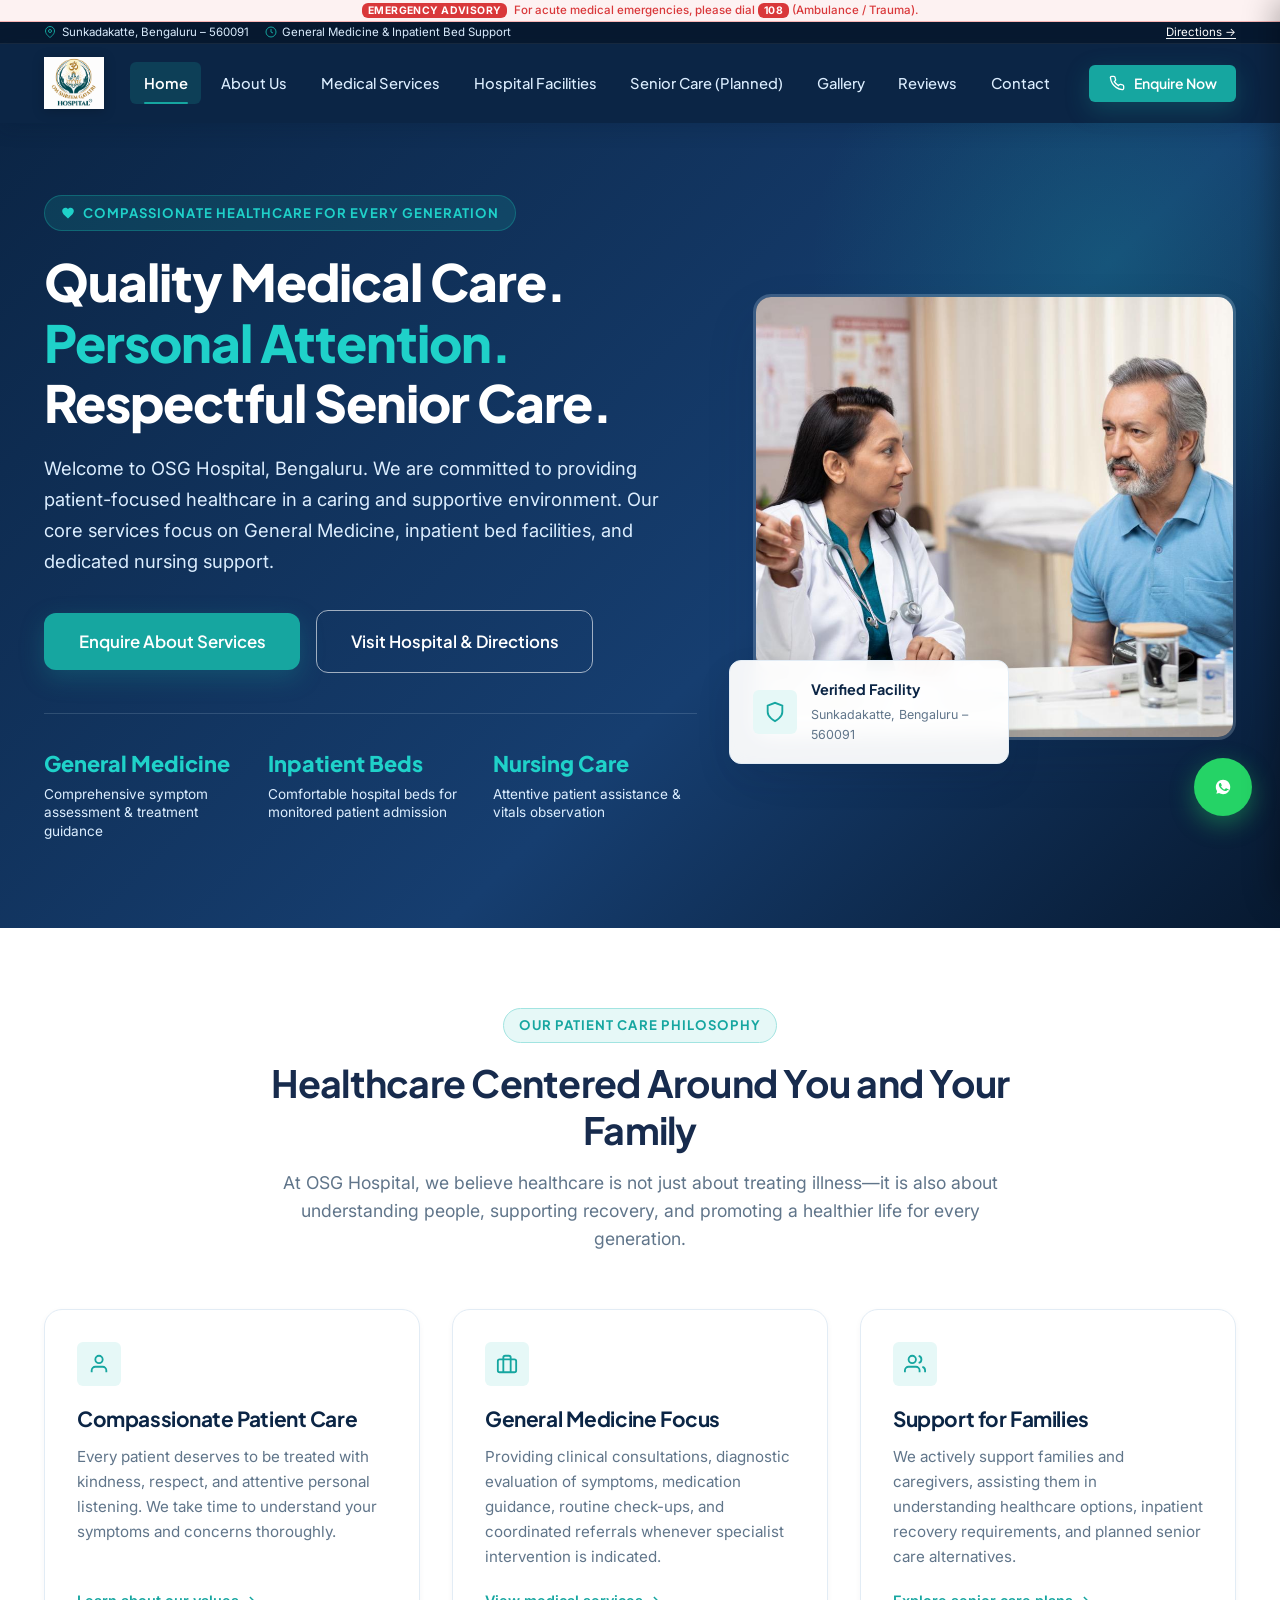
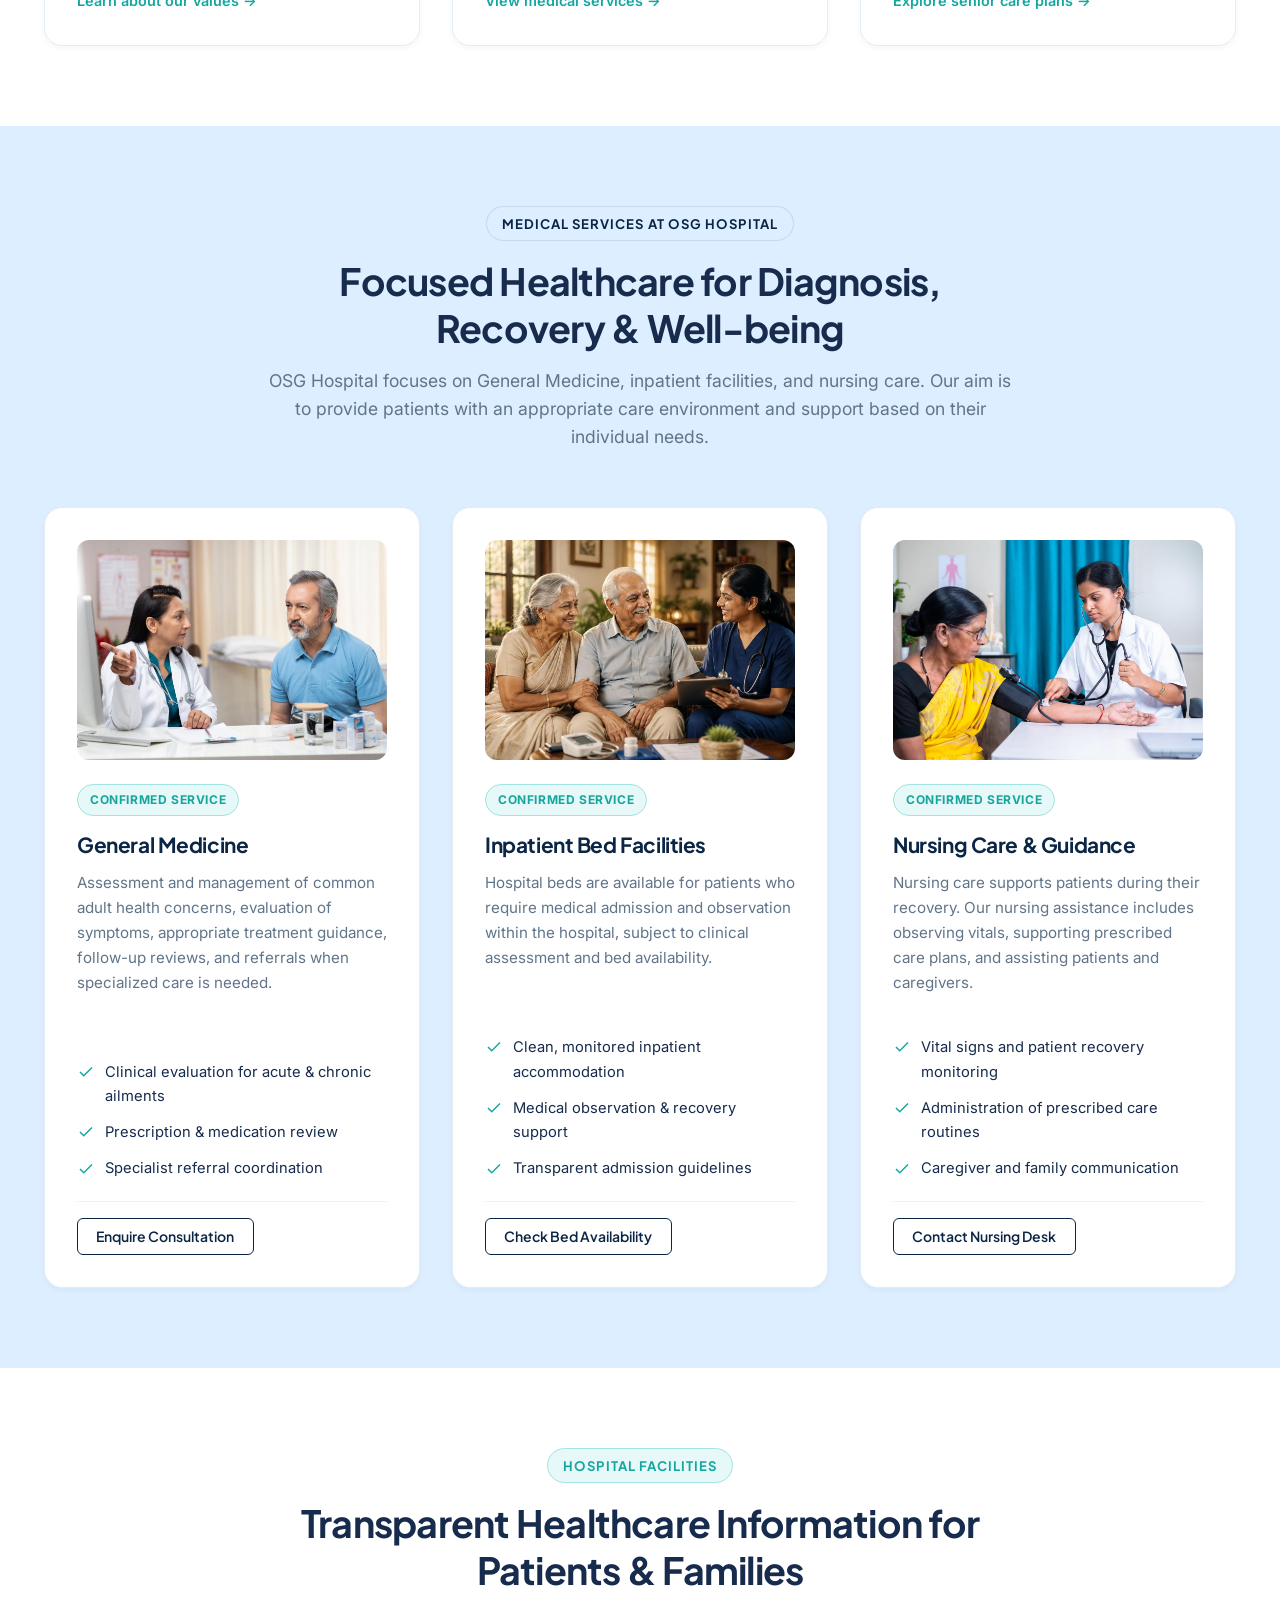
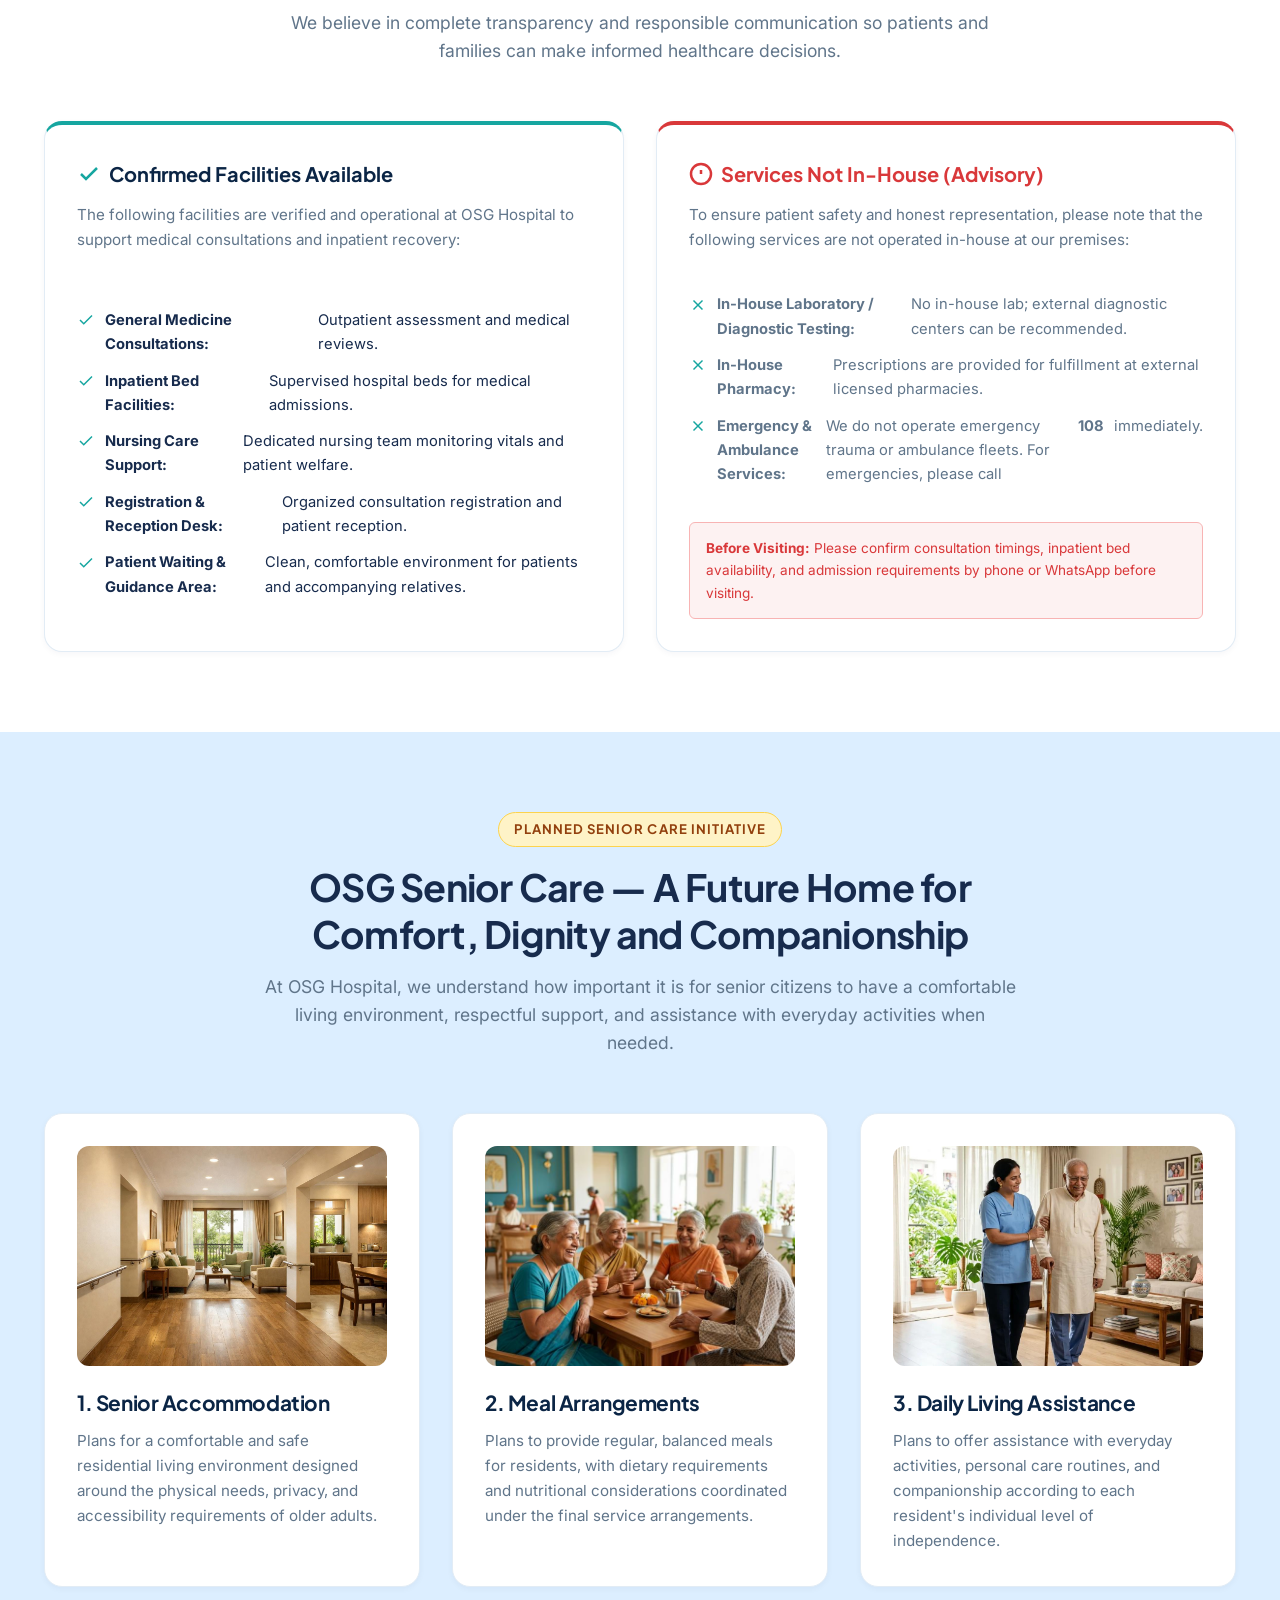
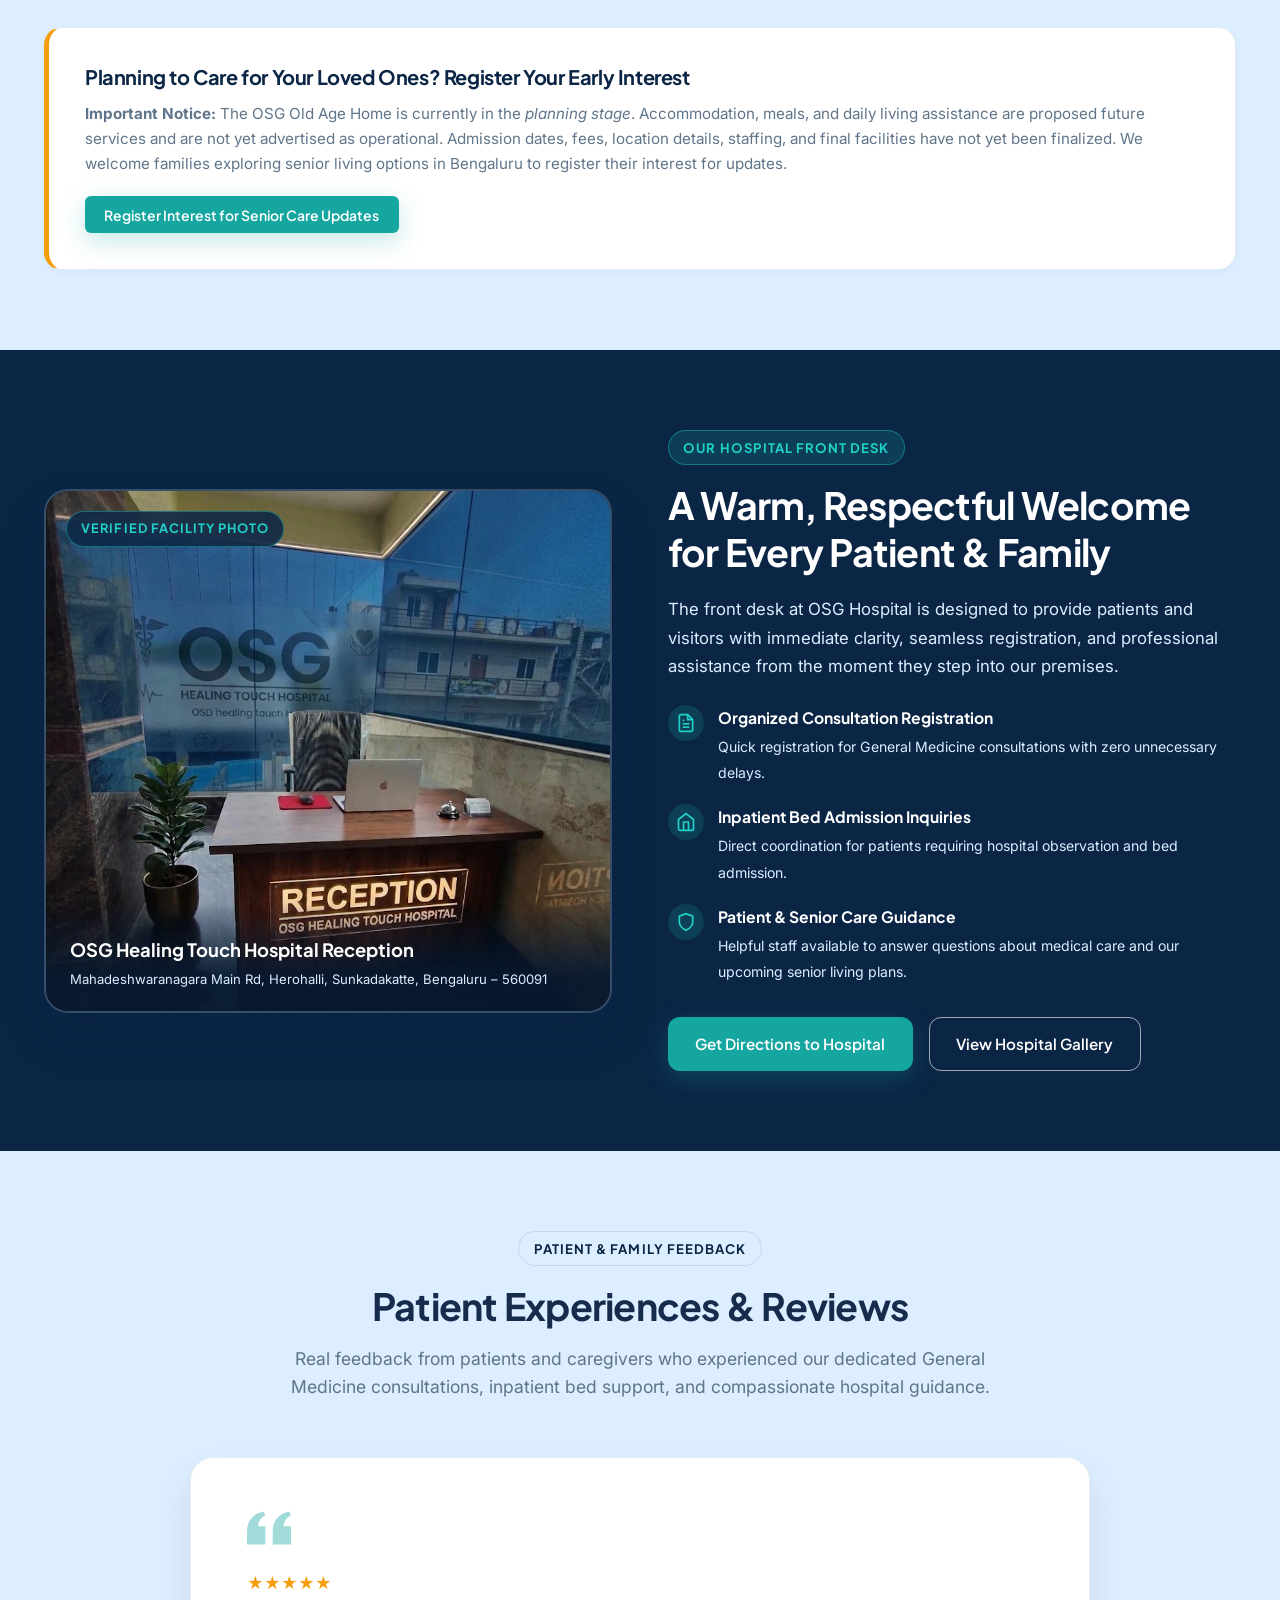
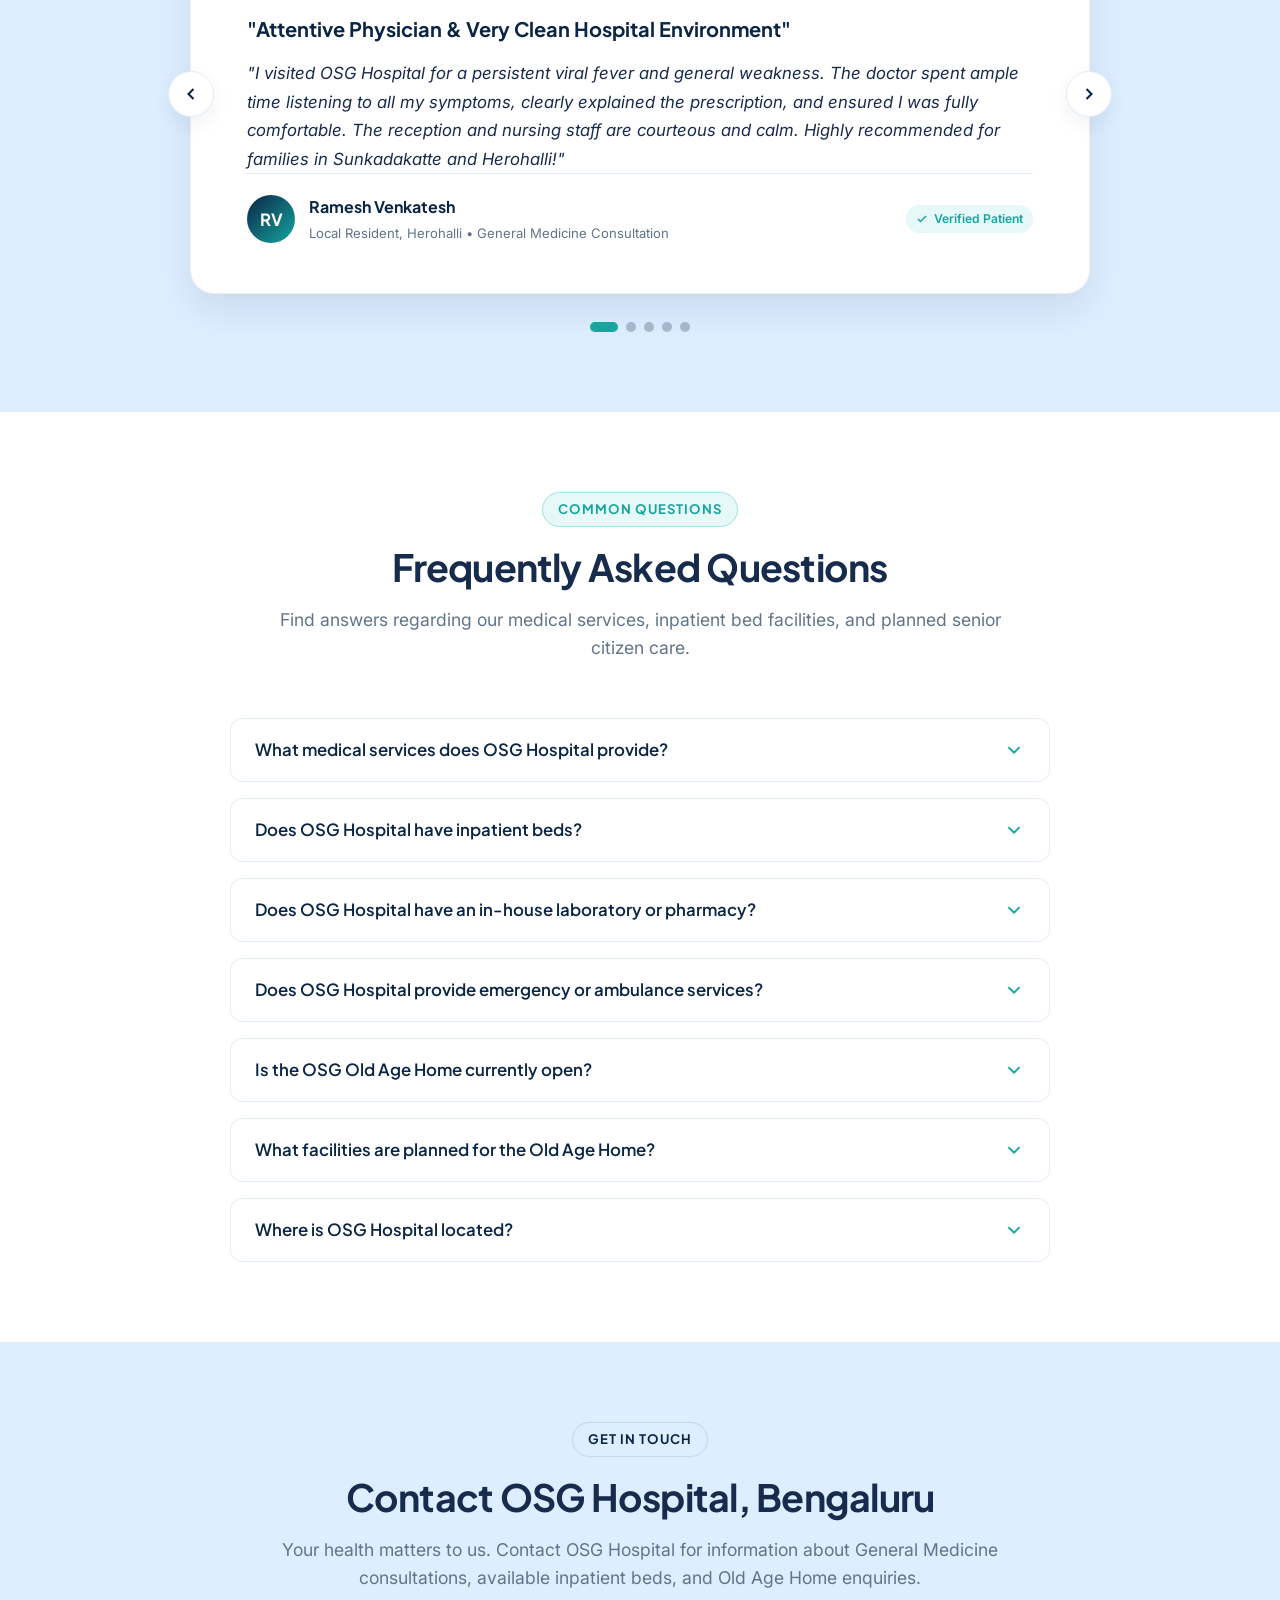
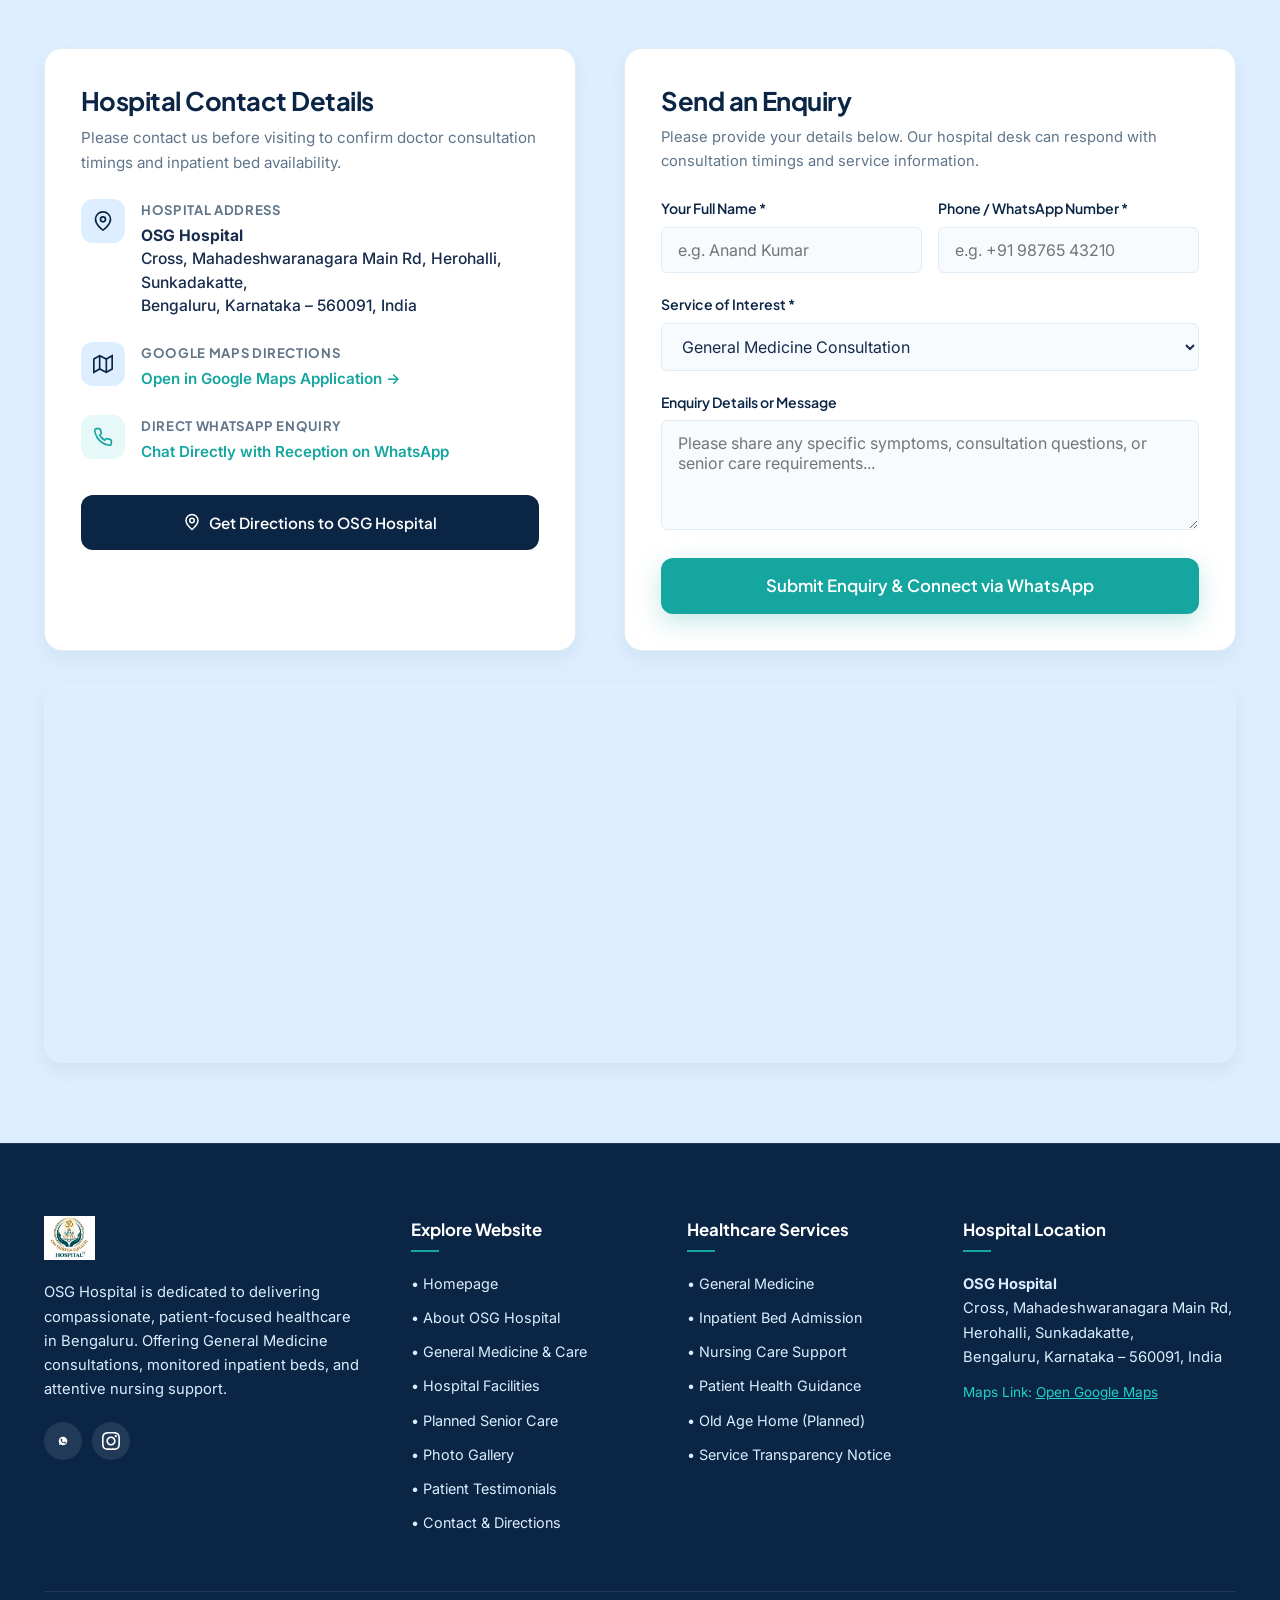
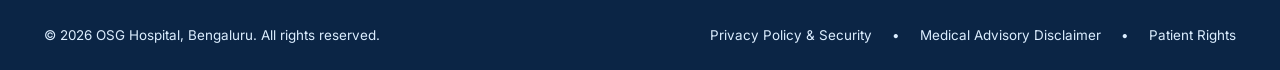
<file: index.html>
<!DOCTYPE html>
<html lang="en">
<head>
  <meta charset="UTF-8">
  <meta name="viewport" content="width=device-width, initial-scale=1.0">
  <title>OSG Hospital Bengaluru | General Medicine & Inpatient Care</title>
  <meta name="description" content="OSG Hospital in Bengaluru provides General Medicine, inpatient bed facilities, and nursing care. Enquire about medical services and our planned Old Age Home initiative.">
  <meta name="keywords" content="OSG Hospital Bengaluru, General Medicine in Bengaluru, Inpatient hospital facilities in Bengaluru, Nursing care in Bengaluru, Planned Old Age Home in Bengaluru, Senior citizen accommodation enquiries in Bengaluru, Hospital in Bengaluru 560091">
  <meta name="author" content="OSG Hospital">
  <link rel="canonical" href="https://osghospital.com/">

  <!-- Open Graph / Facebook -->
  <meta property="og:type" content="website">
  <meta property="og:url" content="https://osghospital.com/">
  <meta property="og:title" content="OSG Hospital Bengaluru | General Medicine & Senior Care">
  <meta property="og:description" content="Compassionate healthcare, General Medicine, inpatient beds, and dedicated nursing in Bengaluru 560091. Learn about our planned senior care services.">
  <meta property="og:image" content="assets/images/reception-desk.png">

  <!-- Favicon -->
  <link rel="icon" type="image/svg+xml" href="assets/images/favicon.svg?v=2">
  <link rel="icon" type="image/png" href="assets/images/favicon.png?v=2">

  <!-- Google Fonts: Plus Jakarta Sans & Inter -->
  <link rel="preconnect" href="https://fonts.googleapis.com">
  <link rel="preconnect" href="https://fonts.gstatic.com" crossorigin>
  <link href="https://fonts.googleapis.com/css2?family=Inter:wght@300;400;500;600;700&family=Plus+Jakarta+Sans:wght@500;600;700;800;900&display=swap" rel="stylesheet">

  <!-- Stylesheet -->
  <link rel="stylesheet" href="assets/css/style.css">

  <!-- Schema.org Medical Organization JSON-LD -->
  <script type="application/ld+json">
  {
    "@context": "https://schema.org",
    "@type": "MedicalOrganization",
    "name": "OSG Hospital",
    "alternateName": ["OSG Healing Touch Hospital", "OSG Hospital and Senior Citizen Health Care"],
    "description": "Healthcare facility in Bengaluru focusing on General Medicine, inpatient bed facilities, nursing care, and planned senior citizen care.",
    "url": "https://osghospital.com",
    "logo": "https://osghospital.com/assets/images/logo-dark.png",
    "address": {
      "@type": "PostalAddress",
      "streetAddress": "Cross, Mahadeshwaranagara Main Rd, Herohalli, Sunkadakatte",
      "addressLocality": "Bengaluru",
      "addressRegion": "Karnataka",
      "postalCode": "560091",
      "addressCountry": "IN"
    },
    "hasMap": "https://share.google/vMTb4hacWl4AtbwWm",
    "medicalSpecialty": "GeneralMedicine",
    "availableService": [
      {
        "@type": "MedicalProcedure",
        "name": "General Medicine Consultations"
      },
      {
        "@type": "MedicalProcedure",
        "name": "Inpatient Bed Facilities"
      },
      {
        "@type": "MedicalProcedure",
        "name": "Professional Nursing Care"
      }
    ]
  }
  </script>
</head>
<body>

  <!-- Top Emergency & Safety Notice Ribbon (Half-Size Compact) -->
  <div class="emergency-bar" role="alert">
    <div class="container">
      <strong>Emergency Advisory</strong>
      <span>For acute medical emergencies, please dial <strong>108</strong> (Ambulance / Trauma).</span>
    </div>
  </div>

  <!-- Top Information Bar (Half-Size Compact) -->
  <div class="top-info-bar">
    <div class="container">
      <div class="top-info-items">
        <span class="top-info-item">
          <svg viewBox="0 0 24 24" fill="none" stroke="currentColor" stroke-width="2"><path d="M21 10c0 7-9 13-9 13s-9-6-9-13a9 9 0 0118 0z"></path><circle cx="12" cy="10" r="3"></circle></svg>
          Sunkadakatte, Bengaluru &ndash; 560091
        </span>
        <span class="top-info-item top-info-hide-mob">
          <svg viewBox="0 0 24 24" fill="none" stroke="currentColor" stroke-width="2"><circle cx="12" cy="12" r="10"></circle><polyline points="12 6 12 12 16 14"></polyline></svg>
          General Medicine &amp; Inpatient Bed Support
        </span>
      </div>
      <div class="top-info-items">
        <a href="https://share.google/vMTb4hacWl4AtbwWm" target="_blank" rel="noopener noreferrer" class="top-info-link">
          Directions &rarr;
        </a>
      </div>
    </div>
  </div>

  <!-- Main Site Header & Sticky Navigation -->
  <header class="site-header">
    <div class="container">
      <nav class="navbar" aria-label="Main Navigation">
        <!-- Logo -->
        <a href="index.html" class="nav-brand" aria-label="OSG Hospital Home">
          <img src="assets/images/logo-white.png" alt="OSG Hospital Logo" class="nav-logo-img">
        </a>

        <!-- Desktop Navigation Links -->
        <div class="nav-menu">
          <a href="index.html" class="nav-link active">Home</a>
          <a href="about.html" class="nav-link">About Us</a>
          <a href="services.html" class="nav-link">Medical Services</a>
          <a href="facilities.html" class="nav-link">Hospital Facilities</a>
          <a href="senior-care.html" class="nav-link">Senior Care (Planned)</a>
          <a href="gallery.html" class="nav-link">Gallery</a>
          <a href="#reviews" class="nav-link">Reviews</a>
          <a href="contact.html" class="nav-link">Contact</a>
        </div>

        <!-- Header Actions -->
        <div class="nav-actions">
          <button class="btn btn-teal btn-sm" data-open-modal="enquiryModal" data-service="General Consultation">
            <svg width="16" height="16" viewBox="0 0 24 24" fill="none" stroke="currentColor" stroke-width="2"><path d="M22 16.92v3a2 2 0 01-2.18 2 19.79 19.79 0 01-8.63-3.07 19.5 19.5 0 01-6-6 19.79 19.79 0 01-3.07-8.67A2 2 0 014.11 2h3a2 2 0 012 1.72 12.84 12.84 0 00.7 2.81 2 2 0 01-.45 2.11L8.09 9.91a16 16 0 006 6l1.27-1.27a2 2 0 012.11-.45 12.84 12.84 0 002.81.7A2 2 0 0122 16.92z"></path></svg>
            Enquire Now
          </button>
        </div>

        <!-- Mobile Drawer Toggle -->
        <button class="nav-toggle" aria-label="Toggle navigation menu">
          <svg viewBox="0 0 24 24" fill="none" stroke="currentColor" stroke-width="2"><line x1="3" y1="12" x2="21" y2="12"></line><line x1="3" y1="6" x2="21" y2="6"></line><line x1="3" y1="18" x2="21" y2="18"></line></svg>
        </button>
      </nav>
    </div>
  </header>

  <!-- Mobile Off-canvas Navigation Drawer -->
  <div class="mobile-nav-backdrop"></div>
  <aside class="mobile-nav-drawer" aria-label="Mobile Navigation">
    <div class="mobile-nav-header">
      <img src="assets/images/logo-white.png" alt="OSG Hospital Logo" style="height: 38px;">
      <button class="mobile-nav-close" aria-label="Close navigation menu">
        <svg width="24" height="24" viewBox="0 0 24 24" fill="none" stroke="currentColor" stroke-width="2"><line x1="18" y1="6" x2="6" y2="18"></line><line x1="6" y1="6" x2="18" y2="18"></line></svg>
      </button>
    </div>
    <div class="mobile-nav-links">
      <a href="index.html" class="nav-link active">Home</a>
      <a href="about.html" class="nav-link">About Us</a>
      <a href="services.html" class="nav-link">Medical Services</a>
      <a href="facilities.html" class="nav-link">Hospital Facilities</a>
      <a href="senior-care.html" class="nav-link">Senior Care (Planned)</a>
      <a href="gallery.html" class="nav-link">Photo Gallery</a>
      <a href="#reviews" class="nav-link">Patient Reviews</a>
      <a href="contact.html" class="nav-link">Contact & Directions</a>
    </div>
    <div class="mobile-nav-footer">
      <button class="btn btn-teal btn-sm" style="width: 100%;" data-open-modal="enquiryModal">
        Book Consultation / Enquiry
      </button>
      <a href="https://wa.me/919304853619?text=Hello%20OSG%20Hospital,%20I%20would%20like%20to%20enquire%20about%20your%20medical%20services." target="_blank" rel="noopener noreferrer" class="btn btn-whatsapp btn-sm" style="width: 100%;">
        Chat on WhatsApp
      </a>
    </div>
  </aside>

  <!-- 1. HERO SECTION -->
  <section class="hero-section">
    <div class="container">
      <div class="hero-grid">
        <div class="hero-content">
          <div class="hero-badge">
            <svg width="14" height="14" viewBox="0 0 24 24" fill="currentColor"><path d="M12 21.35l-1.45-1.32C5.4 15.36 2 12.28 2 8.5 2 5.42 4.42 3 7.5 3c1.74 0 3.41.81 4.5 2.09C13.09 3.81 14.76 3 16.5 3 19.58 3 22 5.42 22 8.5c0 3.78-3.4 6.86-8.55 11.54L12 21.35z"/></svg>
            Compassionate Healthcare for Every Generation
          </div>
          <h1 class="hero-title">
            Quality Medical Care. <br>
            <span>Personal Attention.</span> <br>
            Respectful Senior Care.
          </h1>
          <p class="hero-description">
            Welcome to OSG Hospital, Bengaluru. We are committed to providing patient-focused healthcare in a caring and supportive environment. Our core services focus on General Medicine, inpatient bed facilities, and dedicated nursing support.
          </p>
          <div class="btn-group">
            <button class="btn btn-teal btn-lg" data-open-modal="enquiryModal" data-service="General Consultation">
              Enquire About Services
            </button>
            <a href="contact.html" class="btn btn-outline-white btn-lg">
              Visit Hospital &amp; Directions
            </a>
          </div>

          <!-- Quick Metrics Bar -->
          <div class="hero-highlights">
            <div class="hero-highlight-item">
              <span class="hero-highlight-number">General Medicine</span>
              <span class="hero-highlight-label">Comprehensive symptom assessment &amp; treatment guidance</span>
            </div>
            <div class="hero-highlight-item">
              <span class="hero-highlight-number">Inpatient Beds</span>
              <span class="hero-highlight-label">Comfortable hospital beds for monitored patient admission</span>
            </div>
            <div class="hero-highlight-item">
              <span class="hero-highlight-number">Nursing Care</span>
              <span class="hero-highlight-label">Attentive patient assistance &amp; vitals observation</span>
            </div>
          </div>
        </div>

        <!-- Hero Visual Preview -->
        <div class="hero-card-preview">
          <div class="hero-main-img-wrapper">
            <img src="assets/images/general-medicine-consult.jpg" alt="General Medicine Doctor Consultation at OSG Hospital Bengaluru" class="hero-main-img">
          </div>
          <div class="hero-floating-card">
            <div class="floating-icon-wrap">
              <svg width="22" height="22" viewBox="0 0 24 24" fill="none" stroke="currentColor" stroke-width="2"><path d="M12 22s8-4 8-10V5l-8-3-8 3v7c0 6 8 10 8 10z"></path></svg>
            </div>
            <div>
              <div class="floating-card-title">Verified Facility</div>
              <div class="floating-card-desc">Sunkadakatte, Bengaluru &ndash; 560091</div>
            </div>
          </div>
        </div>
      </div>
    </div>
  </section>

  <!-- 2. WELCOME & PHILOSOPHY SECTION -->
  <section class="section section-bg-white">
    <div class="container">
      <div class="section-header">
        <span class="section-badge badge-teal">Our Patient Care Philosophy</span>
        <h2 class="section-title">Healthcare Centered Around You and Your Family</h2>
        <p class="section-subtitle">
          At OSG Hospital, we believe healthcare is not just about treating illness&mdash;it is also about understanding people, supporting recovery, and promoting a healthier life for every generation.
        </p>
      </div>

      <div class="grid-3">
        <div class="card">
          <div class="floating-icon-wrap" style="margin-bottom: 1.25rem;">
            <svg width="22" height="22" viewBox="0 0 24 24" fill="none" stroke="currentColor" stroke-width="2"><path d="M20 21v-2a4 4 0 00-4-4H8a4 4 0 00-4 4v2"></path><circle cx="12" cy="7" r="4"></circle></svg>
          </div>
          <h3 class="card-title">Compassionate Patient Care</h3>
          <p class="card-text">
            Every patient deserves to be treated with kindness, respect, and attentive personal listening. We take time to understand your symptoms and concerns thoroughly.
          </p>
          <a href="about.html" class="link-teal">Learn about our values &rarr;</a>
        </div>

        <div class="card">
          <div class="floating-icon-wrap" style="margin-bottom: 1.25rem;">
            <svg width="22" height="22" viewBox="0 0 24 24" fill="none" stroke="currentColor" stroke-width="2"><rect x="2" y="7" width="20" height="14" rx="2" ry="2"></rect><path d="M16 21V5a2 2 0 00-2-2h-4a2 2 0 00-2 2v16"></path></svg>
          </div>
          <h3 class="card-title">General Medicine Focus</h3>
          <p class="card-text">
            Providing clinical consultations, diagnostic evaluation of symptoms, medication guidance, routine check-ups, and coordinated referrals whenever specialist intervention is indicated.
          </p>
          <a href="services.html" class="link-teal">View medical services &rarr;</a>
        </div>

        <div class="card">
          <div class="floating-icon-wrap" style="margin-bottom: 1.25rem;">
            <svg width="22" height="22" viewBox="0 0 24 24" fill="none" stroke="currentColor" stroke-width="2"><path d="M17 21v-2a4 4 0 00-4-4H5a4 4 0 00-4 4v2"></path><circle cx="9" cy="7" r="4"></circle><path d="M23 21v-2a4 4 0 00-3-3.87"></path><path d="M16 3.13a4 4 0 010 7.75"></path></svg>
          </div>
          <h3 class="card-title">Support for Families</h3>
          <p class="card-text">
            We actively support families and caregivers, assisting them in understanding healthcare options, inpatient recovery requirements, and planned senior care alternatives.
          </p>
          <a href="senior-care.html" class="link-teal">Explore senior care plans &rarr;</a>
        </div>
      </div>
    </div>
  </section>

  <!-- 3. MEDICAL SERVICES SECTION -->
  <section class="section section-bg-secondary" id="services">
    <div class="container">
      <div class="section-header">
        <span class="section-badge">Medical Services at OSG Hospital</span>
        <h2 class="section-title">Focused Healthcare for Diagnosis, Recovery &amp; Well-being</h2>
        <p class="section-subtitle">
          OSG Hospital focuses on General Medicine, inpatient facilities, and nursing care. Our aim is to provide patients with an appropriate care environment and support based on their individual needs.
        </p>
      </div>

      <div class="grid-3">
        <!-- Service 1 -->
        <div class="card">
          <img src="assets/images/general-medicine-consult.jpg" alt="General Medicine Consultation" class="card-img-top">
          <span class="card-badge badge-confirmed">Confirmed Service</span>
          <h3 class="card-title">General Medicine</h3>
          <p class="card-text">
            Assessment and management of common adult health concerns, evaluation of symptoms, appropriate treatment guidance, follow-up reviews, and referrals when specialized care is needed.
          </p>
          <ul class="feature-list">
            <li class="feature-item">
              <svg viewBox="0 0 24 24" fill="none" stroke="currentColor" stroke-width="2"><polyline points="20 6 9 17 4 12"></polyline></svg>
              Clinical evaluation for acute &amp; chronic ailments
            </li>
            <li class="feature-item">
              <svg viewBox="0 0 24 24" fill="none" stroke="currentColor" stroke-width="2"><polyline points="20 6 9 17 4 12"></polyline></svg>
              Prescription &amp; medication review
            </li>
            <li class="feature-item">
              <svg viewBox="0 0 24 24" fill="none" stroke="currentColor" stroke-width="2"><polyline points="20 6 9 17 4 12"></polyline></svg>
              Specialist referral coordination
            </li>
          </ul>
          <div class="card-footer-action">
            <button class="btn btn-outline-navy btn-sm" data-open-modal="enquiryModal" data-service="General Medicine">
              Enquire Consultation
            </button>
          </div>
        </div>

        <!-- Service 2 -->
        <div class="card">
          <img src="assets/images/nursing-patient-care.jpg" alt="Inpatient Bed Facilities and Nursing Care" class="card-img-top">
          <span class="card-badge badge-confirmed">Confirmed Service</span>
          <h3 class="card-title">Inpatient Bed Facilities</h3>
          <p class="card-text">
            Hospital beds are available for patients who require medical admission and observation within the hospital, subject to clinical assessment and bed availability.
          </p>
          <ul class="feature-list">
            <li class="feature-item">
              <svg viewBox="0 0 24 24" fill="none" stroke="currentColor" stroke-width="2"><polyline points="20 6 9 17 4 12"></polyline></svg>
              Clean, monitored inpatient accommodation
            </li>
            <li class="feature-item">
              <svg viewBox="0 0 24 24" fill="none" stroke="currentColor" stroke-width="2"><polyline points="20 6 9 17 4 12"></polyline></svg>
              Medical observation &amp; recovery support
            </li>
            <li class="feature-item">
              <svg viewBox="0 0 24 24" fill="none" stroke="currentColor" stroke-width="2"><polyline points="20 6 9 17 4 12"></polyline></svg>
              Transparent admission guidelines
            </li>
          </ul>
          <div class="card-footer-action">
            <button class="btn btn-outline-navy btn-sm" data-open-modal="enquiryModal" data-service="Inpatient Bed Facility">
              Check Bed Availability
            </button>
          </div>
        </div>

        <!-- Service 3 -->
        <div class="card">
          <img src="assets/images/preventive-checkup.jpg" alt="Nursing Care and Patient Guidance" class="card-img-top">
          <span class="card-badge badge-confirmed">Confirmed Service</span>
          <h3 class="card-title">Nursing Care &amp; Guidance</h3>
          <p class="card-text">
            Nursing care supports patients during their recovery. Our nursing assistance includes observing vitals, supporting prescribed care plans, and assisting patients and caregivers.
          </p>
          <ul class="feature-list">
            <li class="feature-item">
              <svg viewBox="0 0 24 24" fill="none" stroke="currentColor" stroke-width="2"><polyline points="20 6 9 17 4 12"></polyline></svg>
              Vital signs and patient recovery monitoring
            </li>
            <li class="feature-item">
              <svg viewBox="0 0 24 24" fill="none" stroke="currentColor" stroke-width="2"><polyline points="20 6 9 17 4 12"></polyline></svg>
              Administration of prescribed care routines
            </li>
            <li class="feature-item">
              <svg viewBox="0 0 24 24" fill="none" stroke="currentColor" stroke-width="2"><polyline points="20 6 9 17 4 12"></polyline></svg>
              Caregiver and family communication
            </li>
          </ul>
          <div class="card-footer-action">
            <button class="btn btn-outline-navy btn-sm" data-open-modal="enquiryModal" data-service="Nursing Care">
              Contact Nursing Desk
            </button>
          </div>
        </div>
      </div>
    </div>
  </section>

  <!-- 4. CONFIRMED FACILITIES & TRANSPARENCY NOTICE -->
  <section class="section section-bg-white" id="facilities">
    <div class="container">
      <div class="section-header">
        <span class="section-badge badge-teal">Hospital Facilities</span>
        <h2 class="section-title">Transparent Healthcare Information for Patients &amp; Families</h2>
        <p class="section-subtitle">
          We believe in complete transparency and responsible communication so patients and families can make informed healthcare decisions.
        </p>
      </div>

      <div class="grid-2">
        <!-- Confirmed Facilities -->
        <div class="card" style="border-top: 4px solid var(--btn-cta);">
          <div class="transparency-col-title" style="color: var(--header-nav); font-size: 1.25rem;">
            <svg width="24" height="24" viewBox="0 0 24 24" fill="none" stroke="var(--btn-cta)" stroke-width="2.5"><polyline points="20 6 9 17 4 12"></polyline></svg>
            Confirmed Facilities Available
          </div>
          <p class="card-text">
            The following facilities are verified and operational at OSG Hospital to support medical consultations and inpatient recovery:
          </p>
          <ul class="feature-list">
            <li class="feature-item">
              <svg viewBox="0 0 24 24" fill="none" stroke="currentColor" stroke-width="2"><polyline points="20 6 9 17 4 12"></polyline></svg>
              <strong>General Medicine Consultations:</strong> Outpatient assessment and medical reviews.
            </li>
            <li class="feature-item">
              <svg viewBox="0 0 24 24" fill="none" stroke="currentColor" stroke-width="2"><polyline points="20 6 9 17 4 12"></polyline></svg>
              <strong>Inpatient Bed Facilities:</strong> Supervised hospital beds for medical admissions.
            </li>
            <li class="feature-item">
              <svg viewBox="0 0 24 24" fill="none" stroke="currentColor" stroke-width="2"><polyline points="20 6 9 17 4 12"></polyline></svg>
              <strong>Nursing Care Support:</strong> Dedicated nursing team monitoring vitals and patient welfare.
            </li>
            <li class="feature-item">
              <svg viewBox="0 0 24 24" fill="none" stroke="currentColor" stroke-width="2"><polyline points="20 6 9 17 4 12"></polyline></svg>
              <strong>Registration &amp; Reception Desk:</strong> Organized consultation registration and patient reception.
            </li>
            <li class="feature-item">
              <svg viewBox="0 0 24 24" fill="none" stroke="currentColor" stroke-width="2"><polyline points="20 6 9 17 4 12"></polyline></svg>
              <strong>Patient Waiting &amp; Guidance Area:</strong> Clean, comfortable environment for patients and accompanying relatives.
            </li>
          </ul>
        </div>

        <!-- Services Not Currently Available Notice -->
        <div class="card" style="border-top: 4px solid var(--alert-red);">
          <div class="transparency-col-title" style="color: var(--alert-red); font-size: 1.25rem;">
            <svg width="24" height="24" viewBox="0 0 24 24" fill="none" stroke="var(--alert-red)" stroke-width="2.5"><circle cx="12" cy="12" r="10"></circle><line x1="12" y1="8" x2="12" y2="12"></line><line x1="12" y1="16" x2="12.01" y2="16"></line></svg>
            Services Not In-House (Advisory)
          </div>
          <p class="card-text">
            To ensure patient safety and honest representation, please note that the following services are not operated in-house at our premises:
          </p>
          <ul class="feature-list">
            <li class="feature-item" style="color: var(--secondary-text);">
              <svg viewBox="0 0 24 24" fill="none" stroke="var(--alert-red)" stroke-width="2"><line x1="18" y1="6" x2="6" y2="18"></line><line x1="6" y1="6" x2="18" y2="18"></line></svg>
              <strong>In-House Laboratory / Diagnostic Testing:</strong> No in-house lab; external diagnostic centers can be recommended.
            </li>
            <li class="feature-item" style="color: var(--secondary-text);">
              <svg viewBox="0 0 24 24" fill="none" stroke="var(--alert-red)" stroke-width="2"><line x1="18" y1="6" x2="6" y2="18"></line><line x1="6" y1="6" x2="18" y2="18"></line></svg>
              <strong>In-House Pharmacy:</strong> Prescriptions are provided for fulfillment at external licensed pharmacies.
            </li>
            <li class="feature-item" style="color: var(--secondary-text);">
              <svg viewBox="0 0 24 24" fill="none" stroke="var(--alert-red)" stroke-width="2"><line x1="18" y1="6" x2="6" y2="18"></line><line x1="6" y1="6" x2="18" y2="18"></line></svg>
              <strong>Emergency &amp; Ambulance Services:</strong> We do not operate emergency trauma or ambulance fleets. For emergencies, please call <strong>108</strong> immediately.
            </li>
          </ul>
          <div style="background-color: var(--alert-red-bg); padding: 0.85rem 1rem; border-radius: var(--radius-sm); border: 1px solid var(--alert-red-border); margin-top: 1rem; font-size: 0.85rem; color: var(--alert-red);">
            <strong>Before Visiting:</strong> Please confirm consultation timings, inpatient bed availability, and admission requirements by phone or WhatsApp before visiting.
          </div>
        </div>
      </div>
    </div>
  </section>

  <!-- 5. PLANNED OLD AGE HOME & SENIOR CITIZEN CARE -->
  <section class="section section-bg-secondary" id="senior-care">
    <div class="container">
      <div class="section-header">
        <span class="section-badge badge-planned">Planned Senior Care Initiative</span>
        <h2 class="section-title">OSG Senior Care &mdash; A Future Home for Comfort, Dignity and Companionship</h2>
        <p class="section-subtitle">
          At OSG Hospital, we understand how important it is for senior citizens to have a comfortable living environment, respectful support, and assistance with everyday activities when needed.
        </p>
      </div>

      <div class="grid-3">
        <!-- Proposed 1 -->
        <div class="card">
          <img src="assets/images/senior-care-residence.jpg" alt="Planned Senior Citizen Accommodation" class="card-img-top">
          <h3 class="card-title">1. Senior Accommodation</h3>
          <p class="card-text">
            Plans for a comfortable and safe residential living environment designed around the physical needs, privacy, and accessibility requirements of older adults.
          </p>
        </div>

        <!-- Proposed 2 -->
        <div class="card">
          <img src="assets/images/senior-living-community.jpg" alt="Planned Nutritious Meal Arrangements" class="card-img-top">
          <h3 class="card-title">2. Meal Arrangements</h3>
          <p class="card-text">
            Plans to provide regular, balanced meals for residents, with dietary requirements and nutritional considerations coordinated under the final service arrangements.
          </p>
        </div>

        <!-- Proposed 3 -->
        <div class="card">
          <img src="assets/images/senior-assisted-walk.jpg" alt="Assistance with Daily Living Activities" class="card-img-top">
          <h3 class="card-title">3. Daily Living Assistance</h3>
          <p class="card-text">
            Plans to offer assistance with everyday activities, personal care routines, and companionship according to each resident's individual level of independence.
          </p>
        </div>
      </div>

      <!-- Planning Status Callout -->
      <div class="transparency-box" style="margin-top: 2.5rem; background: #FFFFFF; border-left: 5px solid #F59E0B;">
        <h3 style="color: var(--header-nav); font-size: 1.25rem; margin-bottom: 0.75rem;">
          Planning to Care for Your Loved Ones? Register Your Early Interest
        </h3>
        <p style="color: var(--secondary-text); font-size: 0.95rem; line-height: 1.65; margin-bottom: 1.25rem;">
          <strong>Important Notice:</strong> The OSG Old Age Home is currently in the <em>planning stage</em>. Accommodation, meals, and daily living assistance are proposed future services and are not yet advertised as operational. Admission dates, fees, location details, staffing, and final facilities have not yet been finalized. We welcome families exploring senior living options in Bengaluru to register their interest for updates.
        </p>
        <button class="btn btn-teal btn-sm" data-open-modal="enquiryModal" data-service="Planned Old Age Home Interest">
          Register Interest for Senior Care Updates
        </button>
      </div>
    </div>
  </section>

  <!-- 6. HOSPITAL RECEPTION DESK & FACILITY SHOWCASE -->
  <section class="reception-showcase-section" id="reception">
    <div class="container">
      <div class="reception-grid">
        <!-- Verified Reception Desk Photo -->
        <div class="reception-image-card">
          <span class="reception-tag">Verified Facility Photo</span>
          <img src="assets/images/reception-desk.png" alt="OSG Healing Touch Hospital Reception Desk Bengaluru" class="reception-image">
          <div class="reception-caption-overlay">
            <div class="reception-caption-title">OSG Healing Touch Hospital Reception</div>
            <div class="reception-caption-sub">Mahadeshwaranagara Main Rd, Herohalli, Sunkadakatte, Bengaluru &ndash; 560091</div>
          </div>
        </div>

        <!-- Reception Context Content -->
        <div class="reception-info-content">
          <span class="section-badge badge-teal" style="background: rgba(22, 166, 160, 0.2); color: #1FD1C9; border-color: rgba(31, 209, 201, 0.4);">
            Our Hospital Front Desk
          </span>
          <h2>A Warm, Respectful Welcome for Every Patient &amp; Family</h2>
          <p>
            The front desk at OSG Hospital is designed to provide patients and visitors with immediate clarity, seamless registration, and professional assistance from the moment they step into our premises.
          </p>

          <div class="reception-points">
            <div class="reception-point-item">
              <div class="point-icon">
                <svg width="20" height="20" viewBox="0 0 24 24" fill="none" stroke="currentColor" stroke-width="2"><path d="M14 2H6a2 2 0 00-2 2v16a2 2 0 002 2h12a2 2 0 002-2V8z"></path><polyline points="14 2 14 8 20 8"></polyline><line x1="16" y1="13" x2="8" y2="13"></line><line x1="16" y1="17" x2="8" y2="17"></line><polyline points="10 9 9 9 8 9"></polyline></svg>
              </div>
              <div class="point-text">
                <strong>Organized Consultation Registration</strong>
                <span>Quick registration for General Medicine consultations with zero unnecessary delays.</span>
              </div>
            </div>

            <div class="reception-point-item">
              <div class="point-icon">
                <svg width="20" height="20" viewBox="0 0 24 24" fill="none" stroke="currentColor" stroke-width="2"><path d="M3 9l9-7 9 7v11a2 2 0 01-2 2H5a2 2 0 01-2-2z"></path><polyline points="9 22 9 12 15 12 15 22"></polyline></svg>
              </div>
              <div class="point-text">
                <strong>Inpatient Bed Admission Inquiries</strong>
                <span>Direct coordination for patients requiring hospital observation and bed admission.</span>
              </div>
            </div>

            <div class="reception-point-item">
              <div class="point-icon">
                <svg width="20" height="20" viewBox="0 0 24 24" fill="none" stroke="currentColor" stroke-width="2"><path d="M12 22s8-4 8-10V5l-8-3-8 3v7c0 6 8 10 8 10z"></path></svg>
              </div>
              <div class="point-text">
                <strong>Patient &amp; Senior Care Guidance</strong>
                <span>Helpful staff available to answer questions about medical care and our upcoming senior living plans.</span>
              </div>
            </div>
          </div>

          <div class="btn-group">
            <a href="https://share.google/vMTb4hacWl4AtbwWm" target="_blank" rel="noopener noreferrer" class="btn btn-teal">
              Get Directions to Hospital
            </a>
            <a href="gallery.html" class="btn btn-outline-white">
              View Hospital Gallery
            </a>
          </div>
        </div>
      </div>
    </div>
  </section>

  <!-- SLIDING REVIEWS CAROUSEL (Directly Above Footer) -->
  <section class="reviews-section" id="reviews">
    <div class="container">
      <div class="section-header">
        <span class="section-badge">Patient &amp; Family Feedback</span>
        <h2 class="section-title">Patient Experiences &amp; Reviews</h2>
        <p class="section-subtitle">
          Real feedback from patients and caregivers who experienced our dedicated General Medicine consultations, inpatient bed support, and compassionate hospital guidance.
        </p>
      </div>

      <div class="carousel-container">
        <!-- Navigation Buttons -->
        <button class="carousel-nav-btn carousel-prev" aria-label="Previous patient review">
          <svg width="20" height="20" viewBox="0 0 24 24" fill="none" stroke="currentColor" stroke-width="2.5"><polyline points="15 18 9 12 15 6"></polyline></svg>
        </button>
        <button class="carousel-nav-btn carousel-next" aria-label="Next patient review">
          <svg width="20" height="20" viewBox="0 0 24 24" fill="none" stroke="currentColor" stroke-width="2.5"><polyline points="9 18 15 12 9 6"></polyline></svg>
        </button>

        <!-- Carousel Viewport -->
        <div class="carousel-viewport">
          <div class="carousel-track">
            
            <!-- Review 1 -->
            <div class="carousel-slide" role="group" aria-label="Review 1 of 5">
              <div>
                <svg class="review-quote-icon" viewBox="0 0 24 24" fill="currentColor"><path d="M14.017 21v-7.391c0-5.704 3.731-9.57 8.983-10.609l.995 2.151c-2.432.917-3.995 3.638-3.995 5.849h4v10h-9.983zm-14.017 0v-7.391c0-5.704 3.748-9.57 9-10.609l.996 2.151c-2.433.917-3.996 3.638-3.996 5.849h3.983v10h-9.983z"/></svg>
                <div class="review-stars" aria-label="5 out of 5 stars">
                  ★★★★★
                </div>
                <div class="review-highlight">"Attentive Physician &amp; Very Clean Hospital Environment"</div>
                <p class="review-body">
                  "I visited OSG Hospital for a persistent viral fever and general weakness. The doctor spent ample time listening to all my symptoms, clearly explained the prescription, and ensured I was fully comfortable. The reception and nursing staff are courteous and calm. Highly recommended for families in Sunkadakatte and Herohalli!"
                </p>
              </div>
              <div class="review-author-wrap">
                <div class="review-author-info">
                  <div class="author-avatar">RV</div>
                  <div>
                    <div class="author-name">Ramesh Venkatesh</div>
                    <div class="author-meta">Local Resident, Herohalli &bull; General Medicine Consultation</div>
                  </div>
                </div>
                <span class="verified-pill">
                  <svg width="12" height="12" viewBox="0 0 24 24" fill="none" stroke="currentColor" stroke-width="3"><polyline points="20 6 9 17 4 12"></polyline></svg>
                  Verified Patient
                </span>
              </div>
            </div>

            <!-- Review 2 -->
            <div class="carousel-slide" role="group" aria-label="Review 2 of 5">
              <div>
                <svg class="review-quote-icon" viewBox="0 0 24 24" fill="currentColor"><path d="M14.017 21v-7.391c0-5.704 3.731-9.57 8.983-10.609l.995 2.151c-2.432.917-3.995 3.638-3.995 5.849h4v10h-9.983zm-14.017 0v-7.391c0-5.704 3.748-9.57 9-10.609l.996 2.151c-2.433.917-3.996 3.638-3.996 5.849h3.983v10h-9.983z"/></svg>
                <div class="review-stars" aria-label="5 out of 5 stars">
                  ★★★★★
                </div>
                <div class="review-highlight">"Exceptional Nursing Care &amp; Dedicated Inpatient Observation"</div>
                <p class="review-body">
                  "My mother needed admission for two days under medical observation. The inpatient bed facility was spotless, hygienic, and peaceful. The nursing team checked her vitals diligently throughout the day and night with immense patience and gentleness. Transparent guidance and no unnecessary procedures."
                </p>
              </div>
              <div class="review-author-wrap">
                <div class="review-author-info">
                  <div class="author-avatar">AR</div>
                  <div>
                    <div class="author-name">Ananya M. Rao</div>
                    <div class="author-meta">Caregiver Daughter &bull; Inpatient Bed &amp; Nursing Care</div>
                  </div>
                </div>
                <span class="verified-pill">
                  <svg width="12" height="12" viewBox="0 0 24 24" fill="none" stroke="currentColor" stroke-width="3"><polyline points="20 6 9 17 4 12"></polyline></svg>
                  Verified Patient Family
                </span>
              </div>
            </div>

            <!-- Review 3 -->
            <div class="carousel-slide" role="group" aria-label="Review 3 of 5">
              <div>
                <svg class="review-quote-icon" viewBox="0 0 24 24" fill="currentColor"><path d="M14.017 21v-7.391c0-5.704 3.731-9.57 8.983-10.609l.995 2.151c-2.432.917-3.995 3.638-3.995 5.849h4v10h-9.983zm-14.017 0v-7.391c0-5.704 3.748-9.57 9-10.609l.996 2.151c-2.433.917-3.996 3.638-3.996 5.849h3.983v10h-9.983z"/></svg>
                <div class="review-stars" aria-label="5 out of 5 stars">
                  ★★★★★
                </div>
                <div class="review-highlight">"Dignified Healthcare Guidance for Senior Citizens"</div>
                <p class="review-body">
                  "Finding a hospital where doctors genuinely respect elderly patients and take time to speak in simple terms is rare. The consultation for my father's age-related health check-up was thorough. We also enquired about their planned Old Age Home facility and registered our interest. Truly living up to their name of healing touch."
                </p>
              </div>
              <div class="review-author-wrap">
                <div class="review-author-info">
                  <div class="author-avatar">SG</div>
                  <div>
                    <div class="author-name">Shivakumar Gowda</div>
                    <div class="author-meta">Bengaluru &bull; Senior Health Consultation &amp; Old Age Home Enquiry</div>
                  </div>
                </div>
                <span class="verified-pill">
                  <svg width="12" height="12" viewBox="0 0 24 24" fill="none" stroke="currentColor" stroke-width="3"><polyline points="20 6 9 17 4 12"></polyline></svg>
                  Verified Patient
                </span>
              </div>
            </div>

            <!-- Review 4 -->
            <div class="carousel-slide" role="group" aria-label="Review 4 of 5">
              <div>
                <svg class="review-quote-icon" viewBox="0 0 24 24" fill="currentColor"><path d="M14.017 21v-7.391c0-5.704 3.731-9.57 8.983-10.609l.995 2.151c-2.432.917-3.995 3.638-3.995 5.849h4v10h-9.983zm-14.017 0v-7.391c0-5.704 3.748-9.57 9-10.609l.996 2.151c-2.433.917-3.996 3.638-3.996 5.849h3.983v10h-9.983z"/></svg>
                <div class="review-stars" aria-label="5 out of 5 stars">
                  ★★★★★
                </div>
                <div class="review-highlight">"Honest, Transparent &amp; Patient-Centered Hospital"</div>
                <p class="review-body">
                  "What sets OSG Hospital apart is their absolute honesty and ethical medical approach. From the warm reception desk to the consulting doctor, everyone is transparent about care plans and charges. They prioritize patient recovery above everything else. A true blessing for our community."
                </p>
              </div>
              <div class="review-author-wrap">
                <div class="review-author-info">
                  <div class="author-avatar">GN</div>
                  <div>
                    <div class="author-name">Geetha Narayanan</div>
                    <div class="author-meta">Mahadeshwaranagara &bull; General Consultation &amp; Follow-up</div>
                  </div>
                </div>
                <span class="verified-pill">
                  <svg width="12" height="12" viewBox="0 0 24 24" fill="none" stroke="currentColor" stroke-width="3"><polyline points="20 6 9 17 4 12"></polyline></svg>
                  Verified Patient
                </span>
              </div>
            </div>

            <!-- Review 5 -->
            <div class="carousel-slide" role="group" aria-label="Review 5 of 5">
              <div>
                <svg class="review-quote-icon" viewBox="0 0 24 24" fill="currentColor"><path d="M14.017 21v-7.391c0-5.704 3.731-9.57 8.983-10.609l.995 2.151c-2.432.917-3.995 3.638-3.995 5.849h4v10h-9.983zm-14.017 0v-7.391c0-5.704 3.748-9.57 9-10.609l.996 2.151c-2.433.917-3.996 3.638-3.996 5.849h3.983v10h-9.983z"/></svg>
                <div class="review-stars" aria-label="5 out of 5 stars">
                  ★★★★★
                </div>
                <div class="review-highlight">"Prompt Attention &amp; Compassionate Staff at Front Desk"</div>
                <p class="review-body">
                  "We visited for my uncle's routine check-up and follow-up consultation. The registration process was quick and smooth, the waiting lounge was airy and clean, and the doctor gave practical lifestyle and diet advice. Wonderful team and very supportive staff at the front desk."
                </p>
              </div>
              <div class="review-author-wrap">
                <div class="review-author-info">
                  <div class="author-avatar">KA</div>
                  <div>
                    <div class="author-name">Dr. K. Anand</div>
                    <div class="author-meta">Family Caregiver &bull; Preventive Care &amp; Review</div>
                  </div>
                </div>
                <span class="verified-pill">
                  <svg width="12" height="12" viewBox="0 0 24 24" fill="none" stroke="currentColor" stroke-width="3"><polyline points="20 6 9 17 4 12"></polyline></svg>
                  Verified Patient Family
                </span>
              </div>
            </div>

          </div>
        </div>

        <!-- Dot Indicators -->
        <div class="carousel-dots" role="tablist" aria-label="Review slide indicators">
          <button class="carousel-dot active" role="tab" aria-selected="true" aria-label="Slide 1"></button>
          <button class="carousel-dot" role="tab" aria-selected="false" aria-label="Slide 2"></button>
          <button class="carousel-dot" role="tab" aria-selected="false" aria-label="Slide 3"></button>
          <button class="carousel-dot" role="tab" aria-selected="false" aria-label="Slide 4"></button>
          <button class="carousel-dot" role="tab" aria-selected="false" aria-label="Slide 5"></button>
        </div>
      </div>
    </div>
  </section>

  <!-- 8. FREQUENTLY ASKED QUESTIONS (FAQ) -->
  <section class="section section-bg-white" id="faq">
    <div class="container">
      <div class="section-header">
        <span class="section-badge badge-teal">Common Questions</span>
        <h2 class="section-title">Frequently Asked Questions</h2>
        <p class="section-subtitle">
          Find answers regarding our medical services, inpatient bed facilities, and planned senior citizen care.
        </p>
      </div>

      <div class="faq-list">
        <!-- Q1 -->
        <div class="faq-item">
          <button class="faq-question" aria-expanded="false">
            <span>What medical services does OSG Hospital provide?</span>
            <svg class="faq-icon" viewBox="0 0 24 24" fill="none" stroke="currentColor" stroke-width="2"><polyline points="6 9 12 15 18 9"></polyline></svg>
          </button>
          <div class="faq-answer">
            <p>OSG Hospital focuses on General Medicine, inpatient bed facilities, and nursing care. Our services cover clinical consultations, assessment and management of common medical conditions, routine check-ups, and patient recovery monitoring.</p>
          </div>
        </div>

        <!-- Q2 -->
        <div class="faq-item">
          <button class="faq-question" aria-expanded="false">
            <span>Does OSG Hospital have inpatient beds?</span>
            <svg class="faq-icon" viewBox="0 0 24 24" fill="none" stroke="currentColor" stroke-width="2"><polyline points="6 9 12 15 18 9"></polyline></svg>
          </button>
          <div class="faq-answer">
            <p>Yes. Inpatient bed facilities are available for patients who require admission and observation within the hospital, subject to clinical assessment, admission arrangements, and bed availability.</p>
          </div>
        </div>

        <!-- Q3 -->
        <div class="faq-item">
          <button class="faq-question" aria-expanded="false">
            <span>Does OSG Hospital have an in-house laboratory or pharmacy?</span>
            <svg class="faq-icon" viewBox="0 0 24 24" fill="none" stroke="currentColor" stroke-width="2"><polyline points="6 9 12 15 18 9"></polyline></svg>
          </button>
          <div class="faq-answer">
            <p>In-house laboratory and diagnostic testing services and an in-house pharmacy are not included in the confirmed facilities for this website. Doctors provide clinical prescriptions that can be fulfilled at external pharmacies, and referrals for diagnostic imaging can be guided as clinically appropriate.</p>
          </div>
        </div>

        <!-- Q4 -->
        <div class="faq-item">
          <button class="faq-question" aria-expanded="false">
            <span>Does OSG Hospital provide emergency or ambulance services?</span>
            <svg class="faq-icon" viewBox="0 0 24 24" fill="none" stroke="currentColor" stroke-width="2"><polyline points="6 9 12 15 18 9"></polyline></svg>
          </button>
          <div class="faq-answer">
            <p>No. Emergency trauma and ambulance services are not included in the confirmed facilities listed for this website. In case of an acute medical emergency, please contact <strong>108</strong> or visit a dedicated emergency department immediately.</p>
          </div>
        </div>

        <!-- Q5 -->
        <div class="faq-item">
          <button class="faq-question" aria-expanded="false">
            <span>Is the OSG Old Age Home currently open?</span>
            <svg class="faq-icon" viewBox="0 0 24 24" fill="none" stroke="currentColor" stroke-width="2"><polyline points="6 9 12 15 18 9"></polyline></svg>
          </button>
          <div class="faq-answer">
            <p>No. The Old Age Home is currently in the <strong>planning stage</strong>. Its opening date and final facilities have not yet been confirmed. Families are welcome to contact us to register their interest for upcoming senior living updates.</p>
          </div>
        </div>

        <!-- Q6 -->
        <div class="faq-item">
          <button class="faq-question" aria-expanded="false">
            <span>What facilities are planned for the Old Age Home?</span>
            <svg class="faq-icon" viewBox="0 0 24 24" fill="none" stroke="currentColor" stroke-width="2"><polyline points="6 9 12 15 18 9"></polyline></svg>
          </button>
          <div class="faq-answer">
            <p>The proposed future services include comfortable accommodation, nutritious meals, and assistance with daily living activities. Final arrangements, staffing, and admission terms will be confirmed once operations commence.</p>
          </div>
        </div>

        <!-- Q7 -->
        <div class="faq-item">
          <button class="faq-question" aria-expanded="false">
            <span>Where is OSG Hospital located?</span>
            <svg class="faq-icon" viewBox="0 0 24 24" fill="none" stroke="currentColor" stroke-width="2"><polyline points="6 9 12 15 18 9"></polyline></svg>
          </button>
          <div class="faq-answer">
            <p>OSG Hospital is located at <strong>Cross, Mahadeshwaranagara Main Rd, Herohalli, Sunkadakatte, Bengaluru, Karnataka 560091, India</strong>. You can view our location on Google Maps or contact our reception for local landmarks.</p>
          </div>
        </div>
      </div>
    </div>
  </section>

  <!-- 9. CONTACT & DIRECTIONS SECTION -->
  <section class="section section-bg-secondary" id="contact">
    <div class="container">
      <div class="section-header">
        <span class="section-badge">Get in Touch</span>
        <h2 class="section-title">Contact OSG Hospital, Bengaluru</h2>
        <p class="section-subtitle">
          Your health matters to us. Contact OSG Hospital for information about General Medicine consultations, available inpatient beds, and Old Age Home enquiries.
        </p>
      </div>

      <div class="contact-grid">
        <!-- Contact Information Card -->
        <div class="contact-card">
          <h3 style="color: var(--header-nav); margin-bottom: 0.5rem;">Hospital Contact Details</h3>
          <p style="color: var(--secondary-text); font-size: 0.95rem;">
            Please contact us before visiting to confirm doctor consultation timings and inpatient bed availability.
          </p>

          <div class="contact-info-list">
            <!-- Address -->
            <div class="contact-info-item">
              <div class="contact-info-icon">
                <svg width="20" height="20" viewBox="0 0 24 24" fill="none" stroke="currentColor" stroke-width="2"><path d="M21 10c0 7-9 13-9 13s-9-6-9-13a9 9 0 0118 0z"></path><circle cx="12" cy="10" r="3"></circle></svg>
              </div>
              <div>
                <div class="contact-info-label">Hospital Address</div>
                <div class="contact-info-val">
                  <strong>OSG Hospital</strong><br>
                  Cross, Mahadeshwaranagara Main Rd, Herohalli, Sunkadakatte,<br>
                  Bengaluru, Karnataka &ndash; 560091, India
                </div>
              </div>
            </div>

            <!-- Google Maps Link -->
            <div class="contact-info-item">
              <div class="contact-info-icon">
                <svg width="20" height="20" viewBox="0 0 24 24" fill="none" stroke="currentColor" stroke-width="2"><polygon points="1 6 1 22 8 18 16 22 23 18 23 2 16 6 8 2 1 6"></polygon><line x1="8" y1="2" x2="8" y2="18"></line><line x1="16" y1="6" x2="16" y2="22"></line></svg>
              </div>
              <div>
                <div class="contact-info-label">Google Maps Directions</div>
                <div class="contact-info-val">
                  <a href="https://share.google/vMTb4hacWl4AtbwWm" target="_blank" rel="noopener noreferrer" class="link-teal" style="font-size: 0.95rem;">
                    Open in Google Maps Application &rarr;
                  </a>
                </div>
              </div>
            </div>

            <!-- WhatsApp & Phone -->
            <div class="contact-info-item">
              <div class="contact-info-icon" style="background-color: #E6F8F7; color: var(--btn-cta);">
                <svg width="20" height="20" viewBox="0 0 24 24" fill="none" stroke="currentColor" stroke-width="2"><path d="M22 16.92v3a2 2 0 01-2.18 2 19.79 19.79 0 01-8.63-3.07 19.5 19.5 0 01-6-6 19.79 19.79 0 01-3.07-8.67A2 2 0 014.11 2h3a2 2 0 012 1.72 12.84 12.84 0 00.7 2.81 2 2 0 01-.45 2.11L8.09 9.91a16 16 0 006 6l1.27-1.27a2 2 0 012.11-.45 12.84 12.84 0 002.81.7A2 2 0 0122 16.92z"></path></svg>
              </div>
              <div>
                <div class="contact-info-label">Direct WhatsApp Enquiry</div>
                <div class="contact-info-val">
                  <a href="https://wa.me/919304853619?text=Hello%20OSG%20Hospital,%20I%20would%20like%20to%20enquire%20about%20your%20services." target="_blank" rel="noopener noreferrer" class="link-teal" style="font-size: 0.95rem;">
                    Chat Directly with Reception on WhatsApp
                  </a>
                </div>
              </div>
            </div>
          </div>

          <div style="margin-top: 2rem;">
            <a href="https://share.google/vMTb4hacWl4AtbwWm" target="_blank" rel="noopener noreferrer" class="btn btn-navy" style="width: 100%;">
              <svg width="18" height="18" viewBox="0 0 24 24" fill="none" stroke="currentColor" stroke-width="2"><path d="M12 2a8 8 0 00-8 8c0 5.25 8 12 8 12s8-6.75 8-12a8 8 0 00-8-8z"></path><circle cx="12" cy="10" r="3"></circle></svg>
              Get Directions to OSG Hospital
            </a>
          </div>
        </div>

        <!-- Online Enquiry Form -->
        <div class="contact-card">
          <h3 style="color: var(--header-nav); margin-bottom: 0.5rem;">Send an Enquiry</h3>
          <p style="color: var(--secondary-text); font-size: 0.92rem; margin-bottom: 1.5rem;">
            Please provide your details below. Our hospital desk can respond with consultation timings and service information.
          </p>

          <form data-form-type="enquiry">
            <div class="form-row">
              <div class="form-group">
                <label class="form-label" for="contactName">Your Full Name *</label>
                <input type="text" id="contactName" name="name" class="form-control" placeholder="e.g. Anand Kumar" required>
              </div>
              <div class="form-group">
                <label class="form-label" for="contactPhone">Phone / WhatsApp Number *</label>
                <input type="tel" id="contactPhone" name="phone" class="form-control" placeholder="e.g. +91 98765 43210" required>
              </div>
            </div>

            <div class="form-group">
              <label class="form-label" for="contactService">Service of Interest *</label>
              <select id="contactService" name="service" class="form-control" required>
                <option value="General Medicine Consultation">General Medicine Consultation</option>
                <option value="Inpatient Bed Facility Enquiry">Inpatient Bed Facility Enquiry</option>
                <option value="Nursing Care Support">Nursing Care Support</option>
                <option value="Planned Old Age Home Interest">Planned Old Age Home Interest</option>
                <option value="General Hospital Enquiry">General Hospital Enquiry</option>
              </select>
            </div>

            <div class="form-group">
              <label class="form-label" for="contactMessage">Enquiry Details or Message</label>
              <textarea id="contactMessage" name="message" class="form-control" placeholder="Please share any specific symptoms, consultation questions, or senior care requirements..."></textarea>
            </div>

            <button type="submit" class="btn btn-teal btn-lg" style="width: 100%;">
              Submit Enquiry &amp; Connect via WhatsApp
            </button>
          </form>
        </div>
      </div>

      <!-- Google Map Frame -->
      <div class="map-wrapper">
        <iframe 
          title="OSG Hospital Location Map"
          src="https://maps.google.com/maps?q=OSG+Hospital+Mahadeshwaranagara+Main+Rd+Herohalli+Sunkadakatte+Bengaluru+560091&t=&z=15&ie=UTF8&iwloc=&output=embed"
          loading="lazy" 
          referrerpolicy="no-referrer-when-downgrade">
        </iframe>
      </div>
    </div>
  </section>

  <!-- SITE FOOTER -->
  <footer class="site-footer">
    <div class="container">
      <div class="footer-grid">
        <!-- Col 1: About Hospital -->
        <div class="footer-col">
          <img src="assets/images/logo-white.png" alt="OSG Hospital Logo" style="height: 44px; margin-bottom: 1.25rem;">
          <p>
            OSG Hospital is dedicated to delivering compassionate, patient-focused healthcare in Bengaluru. Offering General Medicine consultations, monitored inpatient beds, and attentive nursing support.
          </p>
          <div class="footer-social-links" aria-label="Official Social Media Links">
            <a href="https://wa.me/919304853619?text=Hello%20OSG%20Hospital" target="_blank" rel="noopener noreferrer" class="social-icon-btn" aria-label="Connect with OSG Hospital on WhatsApp">
              <svg width="18" height="18" viewBox="0 0 24 24" fill="currentColor"><path d="M12.031 6.172c-3.181 0-5.767 2.586-5.768 5.766-.001 1.298.38 2.27 1.019 3.287l-.582 2.128 2.182-.573c.978.58 1.911.928 3.145.929 3.178 0 5.767-2.587 5.768-5.766.001-3.187-2.575-5.77-5.764-5.771zm3.392 8.244c-.144.405-.837.774-1.17.824-.311.045-.698.06-2.022-.487-1.691-.7-2.766-2.45-2.85-2.562-.084-.112-.686-.913-.686-1.741 0-.829.434-1.238.587-1.408.154-.17.336-.213.448-.213.112 0 .224.001.321.006.104.005.244-.04.382.291.144.344.49 1.19.533 1.277.043.087.072.19.014.305-.058.115-.088.187-.174.288-.087.101-.183.226-.262.304-.088.087-.18.182-.077.359.102.176.456.75 1.05 1.28.766.683 1.411.894 1.613.995.202.101.32.087.439-.05.118-.137.507-.59.642-.792.135-.202.27-.169.456-.101.186.068 1.181.557 1.384.658.203.102.338.152.389.237.05.085.05.492-.094.897z"/></svg>
            </a>
            <a href="https://www.instagram.com/osghospital/" target="_blank" rel="noopener noreferrer" class="social-icon-btn" aria-label="Visit OSG Hospital on Instagram">
              <svg width="18" height="18" viewBox="0 0 24 24" fill="currentColor"><path d="M12 2.163c3.204 0 3.584.012 4.85.07 3.252.148 4.771 1.691 4.919 4.919.058 1.265.069 1.645.069 4.849 0 3.205-.012 3.584-.069 4.849-.149 3.225-1.664 4.771-4.919 4.919-1.266.058-1.644.07-4.85.07-3.204 0-3.584-.012-4.849-.07-3.26-.149-4.771-1.699-4.919-4.92-.058-1.265-.07-1.644-.07-4.849 0-3.204.013-3.583.07-4.849.149-3.227 1.664-4.771 4.919-4.919 1.266-.057 1.645-.069 4.849-.069zm0-2.163c-3.259 0-3.667.014-4.947.072-4.358.2-6.78 2.618-6.98 6.98-.059 1.281-.073 1.689-.073 4.948 0 3.259.014 3.668.072 4.948.2 4.358 2.618 6.78 6.98 6.98 1.281.058 1.689.072 4.948.072 3.259 0 3.668-.014 4.948-.072 4.354-.2 6.782-2.618 6.979-6.98.059-1.28.073-1.689.073-4.948 0-3.259-.014-3.667-.072-4.947-.196-4.354-2.617-6.78-6.979-6.98-1.281-.059-1.69-.073-4.949-.073zm0 5.838c-3.403 0-6.162 2.759-6.162 6.162s2.759 6.163 6.162 6.163 6.162-2.759 6.162-6.163c0-3.403-2.759-6.162-6.162-6.162zm0 10.162c-2.209 0-4-1.79-4-4 0-2.209 1.791-4 4-4s4 1.791 4 4c0 2.21-1.791 4-4 4zm6.406-11.845c-.796 0-1.441.645-1.441 1.44s.645 1.44 1.441 1.44c.795 0 1.439-.645 1.439-1.44s-.644-1.44-1.439-1.44z"/></svg>
            </a>
          </div>
        </div>

        <!-- Col 2: Quick Links -->
        <div class="footer-col">
          <div class="footer-title">Explore Website</div>
          <div class="footer-links">
            <a href="index.html">&bull; Homepage</a>
            <a href="about.html">&bull; About OSG Hospital</a>
            <a href="services.html">&bull; General Medicine &amp; Care</a>
            <a href="facilities.html">&bull; Hospital Facilities</a>
            <a href="senior-care.html">&bull; Planned Senior Care</a>
            <a href="gallery.html">&bull; Photo Gallery</a>
            <a href="#reviews">&bull; Patient Testimonials</a>
            <a href="contact.html">&bull; Contact &amp; Directions</a>
          </div>
        </div>

        <!-- Col 3: Key Medical Services -->
        <div class="footer-col">
          <div class="footer-title">Healthcare Services</div>
          <div class="footer-links">
            <a href="services.html#general-medicine">&bull; General Medicine</a>
            <a href="services.html#inpatient-beds">&bull; Inpatient Bed Admission</a>
            <a href="services.html#nursing-care">&bull; Nursing Care Support</a>
            <a href="services.html#preventive-care">&bull; Patient Health Guidance</a>
            <a href="senior-care.html">&bull; Old Age Home (Planned)</a>
            <a href="facilities.html">&bull; Service Transparency Notice</a>
          </div>
        </div>

        <!-- Col 4: Verified Location -->
        <div class="footer-col">
          <div class="footer-title">Hospital Location</div>
          <p style="margin-bottom: 0.75rem;">
            <strong>OSG Hospital</strong><br>
            Cross, Mahadeshwaranagara Main Rd, Herohalli, Sunkadakatte,<br>
            Bengaluru, Karnataka &ndash; 560091, India
          </p>
          <p style="font-size: 0.85rem; color: #1FD1C9;">
            Maps Link: <a href="https://share.google/vMTb4hacWl4AtbwWm" target="_blank" rel="noopener noreferrer" style="color: #1FD1C9; text-decoration: underline;">Open Google Maps</a>
          </p>
        </div>
      </div>

      <!-- Bottom Legal, Security & Copyright Bar -->
      <div class="footer-bottom">
        <div>
          &copy; 2026 OSG Hospital, Bengaluru. All rights reserved.
        </div>
        <div class="footer-legal-links">
          <a href="privacy.html">Privacy Policy &amp; Security</a>
          <span>&bull;</span>
          <a href="privacy.html#disclaimer">Medical Advisory Disclaimer</a>
          <span>&bull;</span>
          <a href="contact.html">Patient Rights</a>
        </div>
      </div>
    </div>
  </footer>

  <!-- FLOATING ACTION BUTTONS: WhatsApp & Back to Top -->
  <div class="floating-actions" aria-label="Quick Actions">
    <a href="https://wa.me/919304853619?text=Hello%20OSG%20Hospital,%20I%20would%20like%20to%20enquire%20about%20medical%20consultations." target="_blank" rel="noopener noreferrer" class="whatsapp-float" aria-label="Chat with OSG Hospital on WhatsApp">
      <span class="whatsapp-tooltip">Chat on WhatsApp</span>
      <svg viewBox="0 0 24 24"><path d="M12.031 6.172c-3.181 0-5.767 2.586-5.768 5.766-.001 1.298.38 2.27 1.019 3.287l-.582 2.128 2.182-.573c.978.58 1.911.928 3.145.929 3.178 0 5.767-2.587 5.768-5.766.001-3.187-2.575-5.77-5.764-5.771zm3.392 8.244c-.144.405-.837.774-1.17.824-.311.045-.698.06-2.022-.487-1.691-.7-2.766-2.45-2.85-2.562-.084-.112-.686-.913-.686-1.741 0-.829.434-1.238.587-1.408.154-.17.336-.213.448-.213.112 0 .224.001.321.006.104.005.244-.04.382.291.144.344.49 1.19.533 1.277.043.087.072.19.014.305-.058.115-.088.187-.174.288-.087.101-.183.226-.262.304-.088.087-.18.182-.077.359.102.176.456.75 1.05 1.28.766.683 1.411.894 1.613.995.202.101.32.087.439-.05.118-.137.507-.59.642-.792.135-.202.27-.169.456-.101.186.068 1.181.557 1.384.658.203.102.338.152.389.237.05.085.05.492-.094.897z"/></svg>
    </a>
    <button class="back-to-top" aria-label="Back to top of page">
      <svg width="20" height="20" viewBox="0 0 24 24" fill="none" stroke="currentColor" stroke-width="2.5"><polyline points="18 15 12 9 6 15"></polyline></svg>
    </button>
  </div>

  <!-- INTERACTIVE CONSULTATION & ENQUIRY MODAL -->
  <div class="modal-overlay" id="enquiryModal" role="dialog" aria-modal="true" aria-labelledby="modalTitle">
    <div class="modal-card">
      <button class="modal-close-btn" data-close-modal aria-label="Close modal">
        <svg width="22" height="22" viewBox="0 0 24 24" fill="none" stroke="currentColor" stroke-width="2"><line x1="18" y1="6" x2="6" y2="18"></line><line x1="6" y1="6" x2="18" y2="18"></line></svg>
      </button>

      <span class="section-badge badge-teal" style="margin-bottom: 0.5rem;">Online Enquiry</span>
      <h3 id="modalTitle" style="color: var(--header-nav); margin-bottom: 0.5rem;">Enquire with OSG Hospital</h3>
      <p style="color: var(--secondary-text); font-size: 0.92rem; margin-bottom: 1.5rem;">
        Fill out this brief form to enquire about doctor consultation timings, inpatient beds, or planned senior care.
      </p>

      <form data-form-type="modal-enquiry">
        <div class="form-group">
          <label class="form-label" for="modalName">Full Name *</label>
          <input type="text" id="modalName" name="name" class="form-control" placeholder="Enter your full name" required>
        </div>

        <div class="form-group">
          <label class="form-label" for="modalPhone">Phone / WhatsApp Number *</label>
          <input type="tel" id="modalPhone" name="phone" class="form-control" placeholder="Enter 10-digit mobile number" required>
        </div>

        <div class="form-group">
          <label class="form-label" for="modalServiceSelect">Service Category *</label>
          <select id="modalServiceSelect" name="service" class="form-control" required>
            <option value="General Medicine">General Medicine Consultation</option>
            <option value="Inpatient Bed Facility">Inpatient Bed Facility Enquiry</option>
            <option value="Nursing Care">Nursing Care Support</option>
            <option value="Planned Old Age Home Interest">Planned Old Age Home &amp; Senior Care</option>
            <option value="General Hospital Enquiry">General Hospital Information</option>
          </select>
        </div>

        <div class="form-group">
          <label class="form-label" for="modalMsg">Specific Questions or Requirements</label>
          <textarea id="modalMsg" name="message" class="form-control" placeholder="Please specify patient age, symptoms, or inquiry details..."></textarea>
        </div>

        <button type="submit" class="btn btn-teal btn-lg" style="width: 100%;">
          Submit &amp; Open WhatsApp Chat
        </button>
      </form>
    </div>
  </div>

  <!-- Main JavaScript File -->
  <script src="assets/js/main.js"></script>
</body>
</html>
</file>
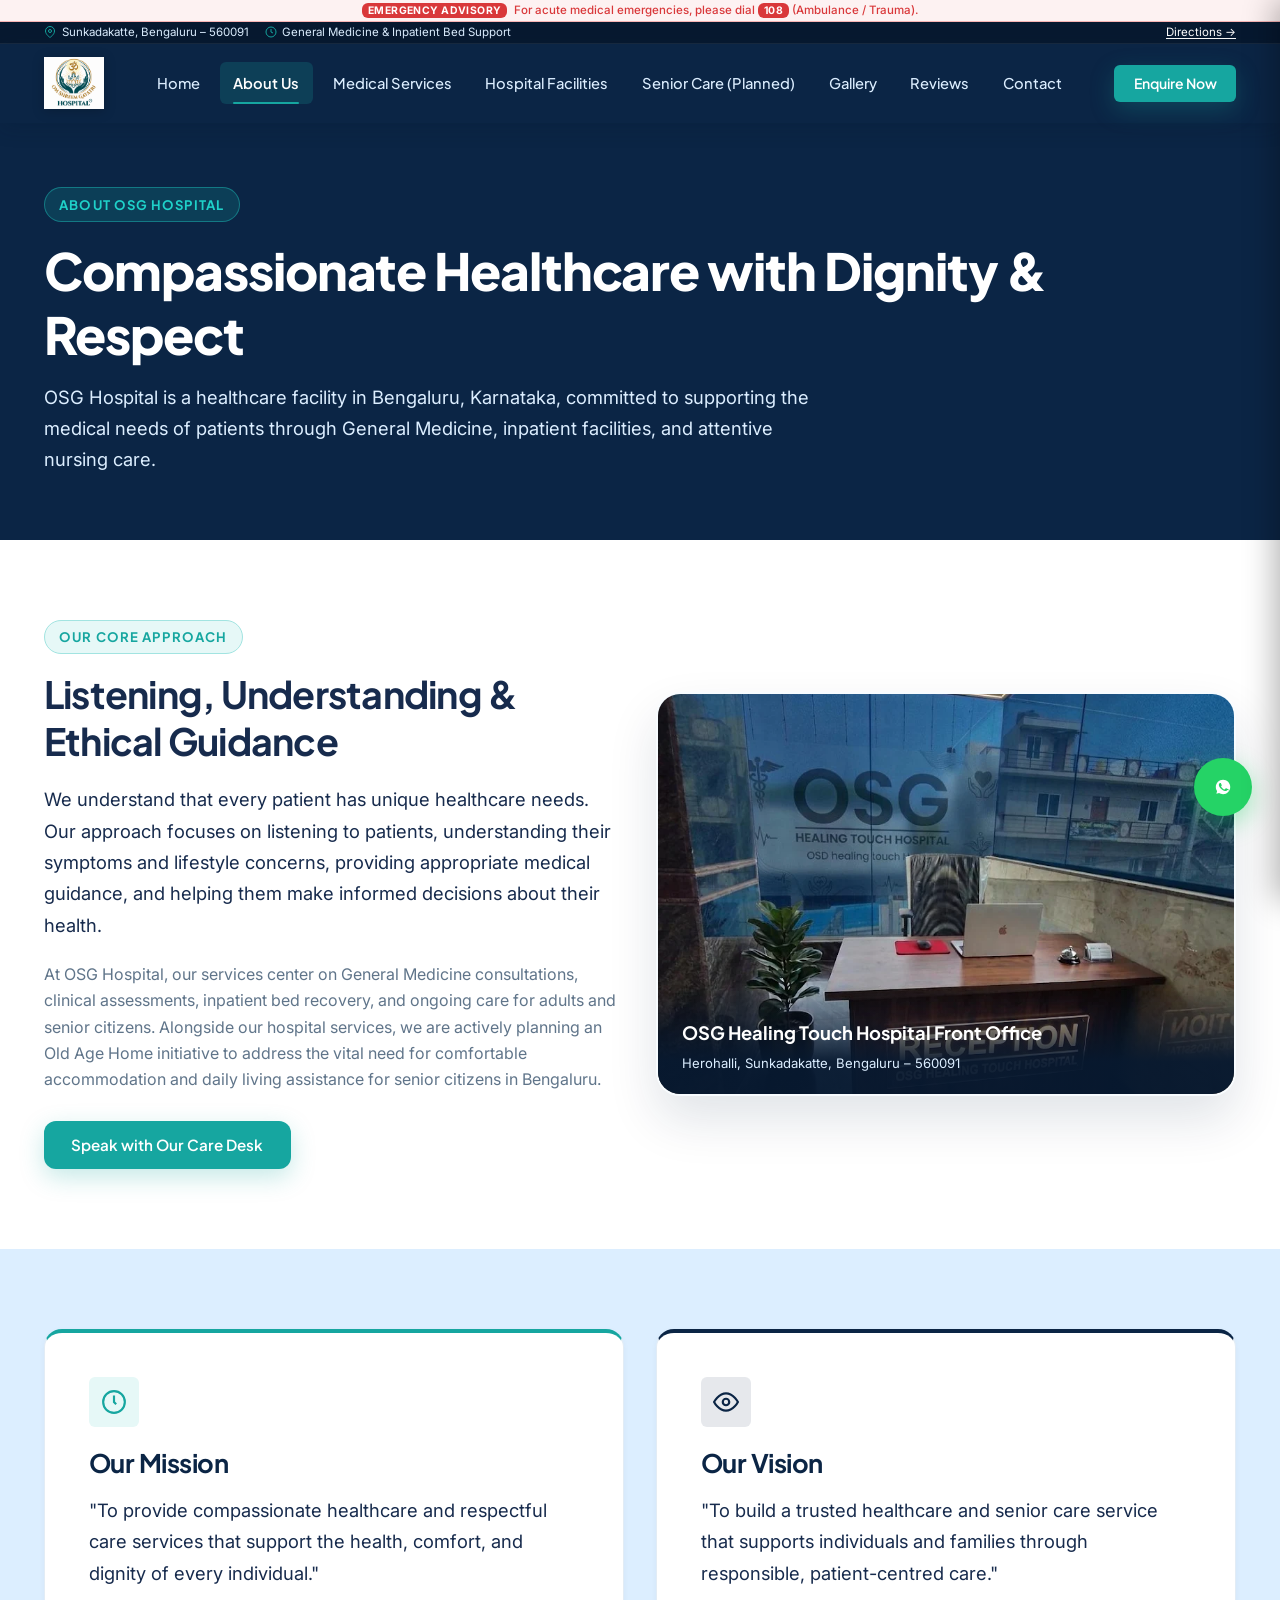
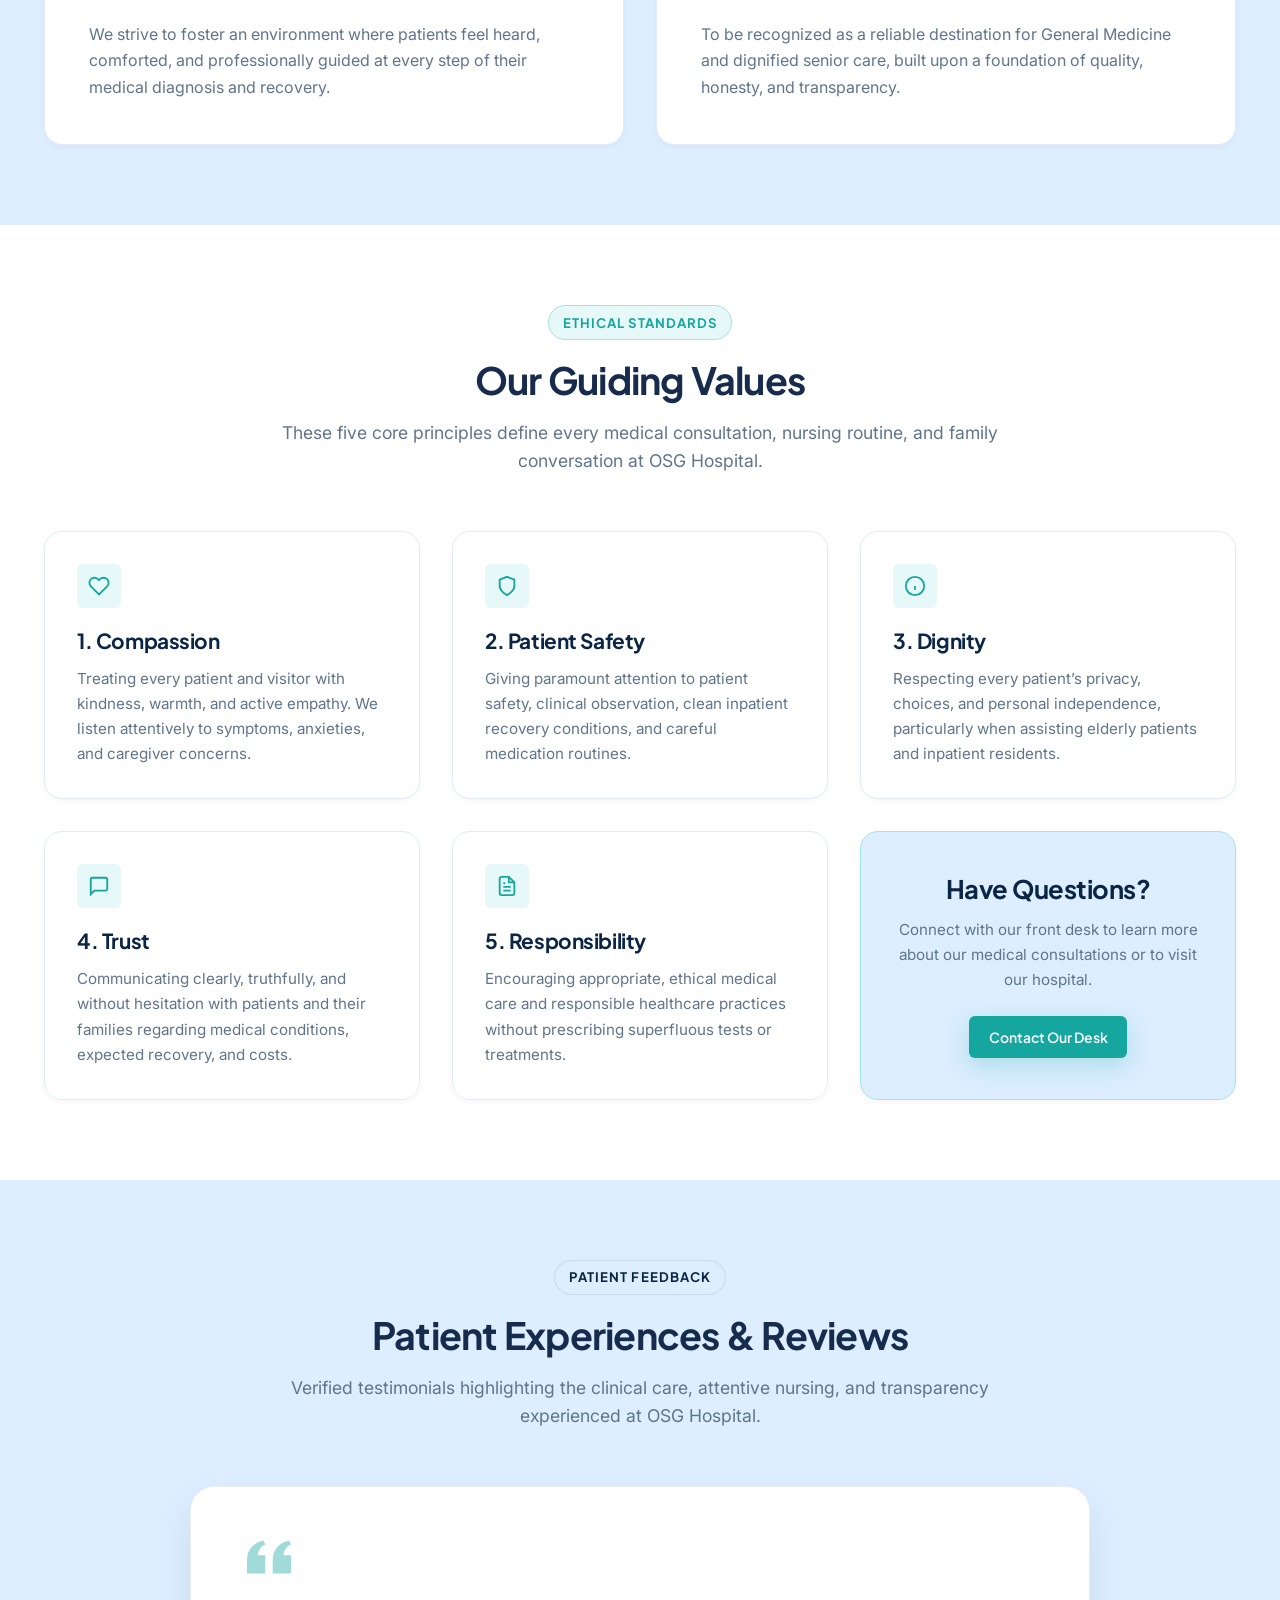
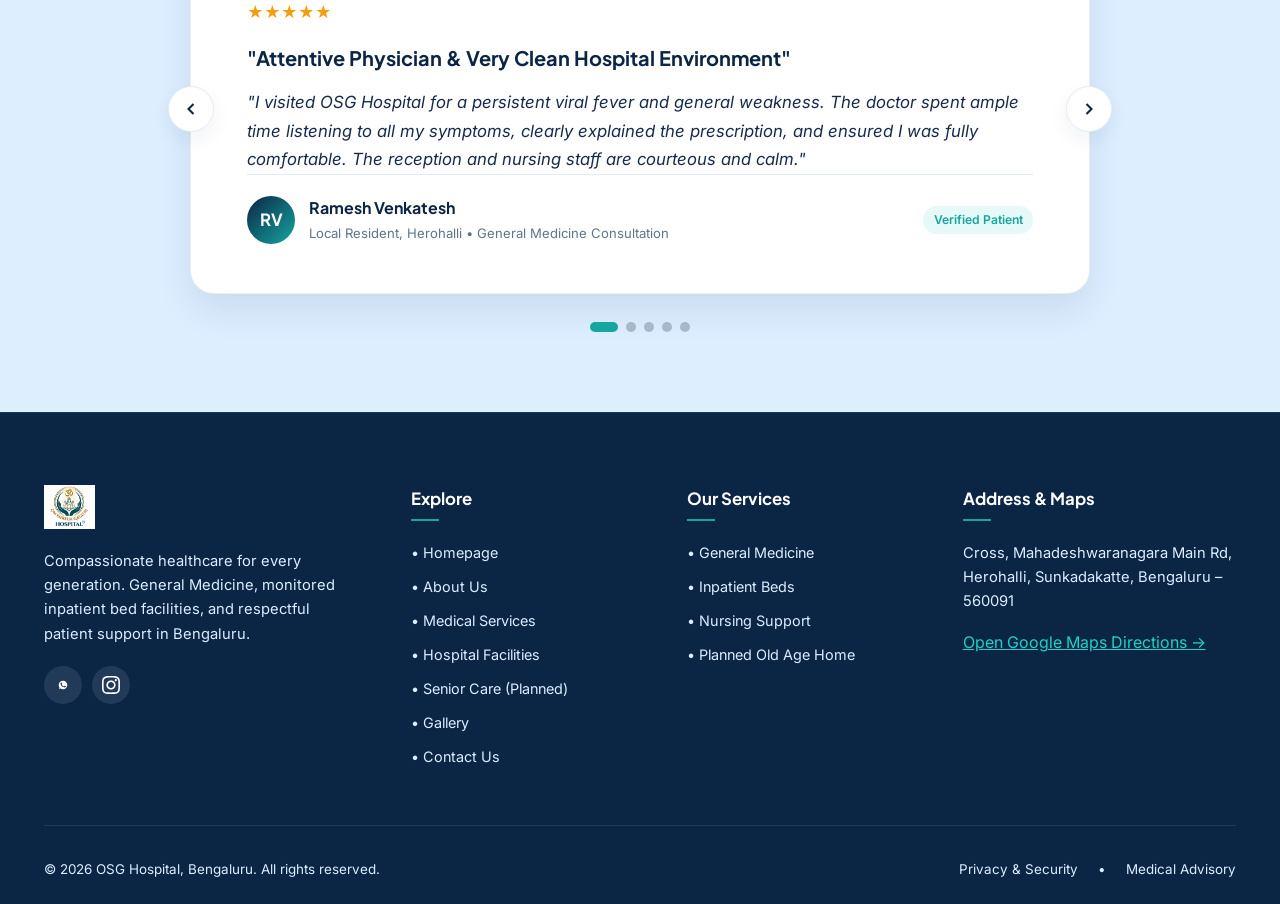
<file: about.html>
<!DOCTYPE html>
<html lang="en">
<head>
  <meta charset="UTF-8">
  <meta name="viewport" content="width=device-width, initial-scale=1.0">
  <title>About OSG Hospital | Bengaluru</title>
  <meta name="description" content="Learn about OSG Hospital in Bengaluru. Our mission, vision, core values, patient-centered care, and dedication to General Medicine, inpatient care, and senior well-being.">
  <meta name="keywords" content="About OSG Hospital, OSG Hospital Bengaluru, Healthcare Mission, General Medicine Bengaluru 560091, Patient centered care">
  <link rel="canonical" href="https://osghospital.com/about.html">

  <meta property="og:type" content="website">
  <meta property="og:title" content="About OSG Hospital | Bengaluru">
  <meta property="og:description" content="Committed to delivering compassionate, accessible, and patient-centred healthcare to individuals and families in Bengaluru.">
  <meta property="og:image" content="assets/images/reception-desk.png">

  <link rel="icon" type="image/svg+xml" href="assets/images/favicon.svg?v=2">
  <link rel="icon" type="image/png" href="assets/images/favicon.png?v=2">
  <link rel="preconnect" href="https://fonts.googleapis.com">
  <link rel="preconnect" href="https://fonts.gstatic.com" crossorigin>
  <link href="https://fonts.googleapis.com/css2?family=Inter:wght@300;400;500;600;700&family=Plus+Jakarta+Sans:wght@500;600;700;800;900&display=swap" rel="stylesheet">
  <link rel="stylesheet" href="assets/css/style.css">
</head>
<body>

  <!-- Top Emergency & Safety Notice Ribbon (Half-Size Compact) -->
  <div class="emergency-bar" role="alert">
    <div class="container">
      <strong>Emergency Advisory</strong>
      <span>For acute medical emergencies, please dial <strong>108</strong> (Ambulance / Trauma).</span>
    </div>
  </div>

  <!-- Top Information Bar (Half-Size Compact) -->
  <div class="top-info-bar">
    <div class="container">
      <div class="top-info-items">
        <span class="top-info-item">
          <svg viewBox="0 0 24 24" fill="none" stroke="currentColor" stroke-width="2"><path d="M21 10c0 7-9 13-9 13s-9-6-9-13a9 9 0 0118 0z"></path><circle cx="12" cy="10" r="3"></circle></svg>
          Sunkadakatte, Bengaluru &ndash; 560091
        </span>
        <span class="top-info-item top-info-hide-mob">
          <svg viewBox="0 0 24 24" fill="none" stroke="currentColor" stroke-width="2"><circle cx="12" cy="12" r="10"></circle><polyline points="12 6 12 12 16 14"></polyline></svg>
          General Medicine &amp; Inpatient Bed Support
        </span>
      </div>
      <div class="top-info-items">
        <a href="https://share.google/vMTb4hacWl4AtbwWm" target="_blank" rel="noopener noreferrer" class="top-info-link">
          Directions &rarr;
        </a>
      </div>
    </div>
  </div>

  <!-- Header -->
  <header class="site-header">
    <div class="container">
      <nav class="navbar" aria-label="Main Navigation">
        <a href="index.html" class="nav-brand">
          <img src="assets/images/logo-white.png" alt="OSG Hospital Logo" class="nav-logo-img">
        </a>
        <div class="nav-menu">
          <a href="index.html" class="nav-link">Home</a>
          <a href="about.html" class="nav-link active">About Us</a>
          <a href="services.html" class="nav-link">Medical Services</a>
          <a href="facilities.html" class="nav-link">Hospital Facilities</a>
          <a href="senior-care.html" class="nav-link">Senior Care (Planned)</a>
          <a href="gallery.html" class="nav-link">Gallery</a>
          <a href="#reviews" class="nav-link">Reviews</a>
          <a href="contact.html" class="nav-link">Contact</a>
        </div>
        <div class="nav-actions">
          <button class="btn btn-teal btn-sm" data-open-modal="enquiryModal">Enquire Now</button>
        </div>
        <button class="nav-toggle" aria-label="Toggle navigation">
          <svg viewBox="0 0 24 24" fill="none" stroke="currentColor" stroke-width="2"><line x1="3" y1="12" x2="21" y2="12"></line><line x1="3" y1="6" x2="21" y2="6"></line><line x1="3" y1="18" x2="21" y2="18"></line></svg>
        </button>
      </nav>
    </div>
  </header>

  <!-- Mobile Off-canvas Navigation Drawer -->
  <div class="mobile-nav-backdrop"></div>
  <aside class="mobile-nav-drawer" aria-label="Mobile Navigation">
    <div class="mobile-nav-header">
      <img src="assets/images/logo-white.png" alt="OSG Hospital Logo" style="height: 38px;">
      <button class="mobile-nav-close" aria-label="Close menu">
        <svg width="24" height="24" viewBox="0 0 24 24" fill="none" stroke="currentColor" stroke-width="2"><line x1="18" y1="6" x2="6" y2="18"></line><line x1="6" y1="6" x2="18" y2="18"></line></svg>
      </button>
    </div>
    <div class="mobile-nav-links">
      <a href="index.html" class="nav-link">Home</a>
      <a href="about.html" class="nav-link active">About Us</a>
      <a href="services.html" class="nav-link">Medical Services</a>
      <a href="facilities.html" class="nav-link">Hospital Facilities</a>
      <a href="senior-care.html" class="nav-link">Senior Care (Planned)</a>
      <a href="gallery.html" class="nav-link">Photo Gallery</a>
      <a href="#reviews" class="nav-link">Reviews</a>
      <a href="contact.html" class="nav-link">Contact & Directions</a>
    </div>
    <div class="mobile-nav-footer">
      <button class="btn btn-teal btn-sm" style="width: 100%;" data-open-modal="enquiryModal">Book Consultation</button>
    </div>
  </aside>

  <!-- Banner -->
  <section class="section-bg-navy" style="padding: 4rem 0;">
    <div class="container">
      <span class="section-badge badge-teal" style="background: rgba(22, 166, 160, 0.2); color: #1FD1C9; border-color: rgba(31, 209, 201, 0.4);">
        About OSG Hospital
      </span>
      <h1 style="color: #FFFFFF; margin-bottom: 1rem;">Compassionate Healthcare with Dignity &amp; Respect</h1>
      <p style="color: #DCEEFF; max-width: 780px; font-size: 1.15rem; line-height: 1.7;">
        OSG Hospital is a healthcare facility in Bengaluru, Karnataka, committed to supporting the medical needs of patients through General Medicine, inpatient facilities, and attentive nursing care.
      </p>
    </div>
  </section>

  <!-- About Narrative Section -->
  <section class="section section-bg-white">
    <div class="container">
      <div class="grid-2" style="align-items: center;">
        <div>
          <span class="section-badge badge-teal">Our Core Approach</span>
          <h2 style="margin-bottom: 1.25rem;">Listening, Understanding &amp; Ethical Guidance</h2>
          <p class="lead" style="margin-bottom: 1.25rem;">
            We understand that every patient has unique healthcare needs. Our approach focuses on listening to patients, understanding their symptoms and lifestyle concerns, providing appropriate medical guidance, and helping them make informed decisions about their health.
          </p>
          <p>
            At OSG Hospital, our services center on General Medicine consultations, clinical assessments, inpatient bed recovery, and ongoing care for adults and senior citizens. Alongside our hospital services, we are actively planning an Old Age Home initiative to address the vital need for comfortable accommodation and daily living assistance for senior citizens in Bengaluru.
          </p>
          <div style="margin-top: 1.75rem;">
            <button class="btn btn-teal" data-open-modal="enquiryModal">Speak with Our Care Desk</button>
          </div>
        </div>

        <div>
          <div class="reception-image-card">
            <img src="assets/images/reception-desk.png" alt="OSG Healing Touch Hospital Reception Desk" class="reception-image" style="height: 400px;">
            <div class="reception-caption-overlay">
              <div class="reception-caption-title">OSG Healing Touch Hospital Front Office</div>
              <div class="reception-caption-sub">Herohalli, Sunkadakatte, Bengaluru &ndash; 560091</div>
            </div>
          </div>
        </div>
      </div>
    </div>
  </section>

  <!-- Mission & Vision -->
  <section class="section section-bg-secondary">
    <div class="container">
      <div class="grid-2">
        <div class="card" style="padding: 2.75rem; border-top: 4px solid var(--btn-cta);">
          <div class="floating-icon-wrap" style="margin-bottom: 1.25rem; width: 50px; height: 50px;">
            <svg width="26" height="26" viewBox="0 0 24 24" fill="none" stroke="currentColor" stroke-width="2"><circle cx="12" cy="12" r="10"></circle><polyline points="12 6 12 12 14 14"></polyline></svg>
          </div>
          <h3 style="font-size: 1.6rem; color: var(--header-nav); margin-bottom: 1rem;">Our Mission</h3>
          <p class="lead" style="color: var(--main-text); line-height: 1.7;">
            "To provide compassionate healthcare and respectful care services that support the health, comfort, and dignity of every individual."
          </p>
          <p style="color: var(--secondary-text); margin-top: 1rem;">
            We strive to foster an environment where patients feel heard, comforted, and professionally guided at every step of their medical diagnosis and recovery.
          </p>
        </div>

        <div class="card" style="padding: 2.75rem; border-top: 4px solid var(--header-nav);">
          <div class="floating-icon-wrap" style="margin-bottom: 1.25rem; width: 50px; height: 50px; background-color: rgba(11, 37, 69, 0.1); color: var(--header-nav);">
            <svg width="26" height="26" viewBox="0 0 24 24" fill="none" stroke="currentColor" stroke-width="2"><path d="M1 12s4-8 11-8 11 8 11 8-4 8-11 8-11-8-11-8z"></path><circle cx="12" cy="12" r="3"></circle></svg>
          </div>
          <h3 style="font-size: 1.6rem; color: var(--header-nav); margin-bottom: 1rem;">Our Vision</h3>
          <p class="lead" style="color: var(--main-text); line-height: 1.7;">
            "To build a trusted healthcare and senior care service that supports individuals and families through responsible, patient-centred care."
          </p>
          <p style="color: var(--secondary-text); margin-top: 1rem;">
            To be recognized as a reliable destination for General Medicine and dignified senior care, built upon a foundation of quality, honesty, and transparency.
          </p>
        </div>
      </div>
    </div>
  </section>

  <!-- Our 5 Core Values -->
  <section class="section section-bg-white">
    <div class="container">
      <div class="section-header">
        <span class="section-badge badge-teal">Ethical Standards</span>
        <h2 class="section-title">Our Guiding Values</h2>
        <p class="section-subtitle">
          These five core principles define every medical consultation, nursing routine, and family conversation at OSG Hospital.
        </p>
      </div>

      <div class="grid-3">
        <!-- Value 1 -->
        <div class="card">
          <div class="floating-icon-wrap" style="margin-bottom: 1.25rem;">
            <svg width="22" height="22" viewBox="0 0 24 24" fill="none" stroke="currentColor" stroke-width="2"><path d="M20.84 4.61a5.5 5.5 0 0 0-7.78 0L12 5.67l-1.06-1.06a5.5 5.5 0 0 0-7.78 7.78l1.06 1.06L12 21.23l7.78-7.78 1.06-1.06a5.5 5.5 0 0 0 0-7.78z"></path></svg>
          </div>
          <h3 class="card-title">1. Compassion</h3>
          <p class="card-text">
            Treating every patient and visitor with kindness, warmth, and active empathy. We listen attentively to symptoms, anxieties, and caregiver concerns.
          </p>
        </div>

        <!-- Value 2 -->
        <div class="card">
          <div class="floating-icon-wrap" style="margin-bottom: 1.25rem;">
            <svg width="22" height="22" viewBox="0 0 24 24" fill="none" stroke="currentColor" stroke-width="2"><path d="M12 22s8-4 8-10V5l-8-3-8 3v7c0 6 8 10 8 10z"></path></svg>
          </div>
          <h3 class="card-title">2. Patient Safety</h3>
          <p class="card-text">
            Giving paramount attention to patient safety, clinical observation, clean inpatient recovery conditions, and careful medication routines.
          </p>
        </div>

        <!-- Value 3 -->
        <div class="card">
          <div class="floating-icon-wrap" style="margin-bottom: 1.25rem;">
            <svg width="22" height="22" viewBox="0 0 24 24" fill="none" stroke="currentColor" stroke-width="2"><circle cx="12" cy="12" r="10"></circle><path d="M12 16v-4"></path><path d="M12 8h.01"></path></svg>
          </div>
          <h3 class="card-title">3. Dignity</h3>
          <p class="card-text">
            Respecting every patient’s privacy, choices, and personal independence, particularly when assisting elderly patients and inpatient residents.
          </p>
        </div>

        <!-- Value 4 -->
        <div class="card">
          <div class="floating-icon-wrap" style="margin-bottom: 1.25rem;">
            <svg width="22" height="22" viewBox="0 0 24 24" fill="none" stroke="currentColor" stroke-width="2"><path d="M21 15a2 2 0 0 1-2 2H7l-4 4V5a2 2 0 0 1 2-2h14a2 2 0 0 1 2 2z"></path></svg>
          </div>
          <h3 class="card-title">4. Trust</h3>
          <p class="card-text">
            Communicating clearly, truthfully, and without hesitation with patients and their families regarding medical conditions, expected recovery, and costs.
          </p>
        </div>

        <!-- Value 5 -->
        <div class="card">
          <div class="floating-icon-wrap" style="margin-bottom: 1.25rem;">
            <svg width="22" height="22" viewBox="0 0 24 24" fill="none" stroke="currentColor" stroke-width="2"><path d="M14 2H6a2 2 0 0 0-2 2v16a2 2 0 0 0 2 2h12a2 2 0 0 0 2-2V8z"></path><polyline points="14 2 14 8 20 8"></polyline><line x1="16" y1="13" x2="8" y2="13"></line><line x1="16" y1="17" x2="8" y2="17"></line><polyline points="10 9 9 9 8 9"></polyline></svg>
          </div>
          <h3 class="card-title">5. Responsibility</h3>
          <p class="card-text">
            Encouraging appropriate, ethical medical care and responsible healthcare practices without prescribing superfluous tests or treatments.
          </p>
        </div>

        <!-- Call to Action Card -->
        <div class="card" style="background-color: var(--secondary-bg); border-color: var(--teal-border); justify-content: center; text-align: center;">
          <h3 style="color: var(--header-nav); margin-bottom: 0.75rem;">Have Questions?</h3>
          <p style="font-size: 0.95rem; margin-bottom: 1.5rem;">
            Connect with our front desk to learn more about our medical consultations or to visit our hospital.
          </p>
          <div>
            <a href="contact.html" class="btn btn-teal btn-sm">Contact Our Desk</a>
          </div>
        </div>
      </div>
    </div>
  </section>

  <!-- 7. SLIDING REVIEWS CAROUSEL (Directly Above Footer) -->
  <section class="reviews-section" id="reviews">
    <div class="container">
      <div class="section-header">
        <span class="section-badge">Patient Feedback</span>
        <h2 class="section-title">Patient Experiences &amp; Reviews</h2>
        <p class="section-subtitle">
          Verified testimonials highlighting the clinical care, attentive nursing, and transparency experienced at OSG Hospital.
        </p>
      </div>

      <div class="carousel-container">
        <button class="carousel-nav-btn carousel-prev" aria-label="Previous review">
          <svg width="20" height="20" viewBox="0 0 24 24" fill="none" stroke="currentColor" stroke-width="2.5"><polyline points="15 18 9 12 15 6"></polyline></svg>
        </button>
        <button class="carousel-nav-btn carousel-next" aria-label="Next review">
          <svg width="20" height="20" viewBox="0 0 24 24" fill="none" stroke="currentColor" stroke-width="2.5"><polyline points="9 18 15 12 9 6"></polyline></svg>
        </button>

        <div class="carousel-viewport">
          <div class="carousel-track">
            <!-- Review 1 -->
            <div class="carousel-slide">
              <div>
                <svg class="review-quote-icon" viewBox="0 0 24 24" fill="currentColor"><path d="M14.017 21v-7.391c0-5.704 3.731-9.57 8.983-10.609l.995 2.151c-2.432.917-3.995 3.638-3.995 5.849h4v10h-9.983zm-14.017 0v-7.391c0-5.704 3.748-9.57 9-10.609l.996 2.151c-2.433.917-3.996 3.638-3.996 5.849h3.983v10h-9.983z"/></svg>
                <div class="review-stars">★★★★★</div>
                <div class="review-highlight">"Attentive Physician &amp; Very Clean Hospital Environment"</div>
                <p class="review-body">
                  "I visited OSG Hospital for a persistent viral fever and general weakness. The doctor spent ample time listening to all my symptoms, clearly explained the prescription, and ensured I was fully comfortable. The reception and nursing staff are courteous and calm."
                </p>
              </div>
              <div class="review-author-wrap">
                <div class="review-author-info">
                  <div class="author-avatar">RV</div>
                  <div>
                    <div class="author-name">Ramesh Venkatesh</div>
                    <div class="author-meta">Local Resident, Herohalli &bull; General Medicine Consultation</div>
                  </div>
                </div>
                <span class="verified-pill">Verified Patient</span>
              </div>
            </div>

            <!-- Review 2 -->
            <div class="carousel-slide">
              <div>
                <svg class="review-quote-icon" viewBox="0 0 24 24" fill="currentColor"><path d="M14.017 21v-7.391c0-5.704 3.731-9.57 8.983-10.609l.995 2.151c-2.432.917-3.995 3.638-3.995 5.849h4v10h-9.983zm-14.017 0v-7.391c0-5.704 3.748-9.57 9-10.609l.996 2.151c-2.433.917-3.996 3.638-3.996 5.849h3.983v10h-9.983z"/></svg>
                <div class="review-stars">★★★★★</div>
                <div class="review-highlight">"Exceptional Nursing Care &amp; Dedicated Inpatient Observation"</div>
                <p class="review-body">
                  "My mother needed admission for two days under medical observation. The inpatient bed facility was spotless, hygienic, and peaceful. The nursing team checked her vitals diligently throughout the day and night with immense patience and gentleness."
                </p>
              </div>
              <div class="review-author-wrap">
                <div class="review-author-info">
                  <div class="author-avatar">AR</div>
                  <div>
                    <div class="author-name">Ananya M. Rao</div>
                    <div class="author-meta">Caregiver Daughter &bull; Inpatient Bed Care</div>
                  </div>
                </div>
                <span class="verified-pill">Verified Family</span>
              </div>
            </div>

            <!-- Review 3 -->
            <div class="carousel-slide">
              <div>
                <svg class="review-quote-icon" viewBox="0 0 24 24" fill="currentColor"><path d="M14.017 21v-7.391c0-5.704 3.731-9.57 8.983-10.609l.995 2.151c-2.432.917-3.995 3.638-3.995 5.849h4v10h-9.983zm-14.017 0v-7.391c0-5.704 3.748-9.57 9-10.609l.996 2.151c-2.433.917-3.996 3.638-3.996 5.849h3.983v10h-9.983z"/></svg>
                <div class="review-stars">★★★★★</div>
                <div class="review-highlight">"Dignified Healthcare Guidance for Senior Citizens"</div>
                <p class="review-body">
                  "Finding a hospital where doctors genuinely respect elderly patients and take time to speak in simple terms is rare. The consultation for my father's age-related health check-up was thorough. We also enquired about their planned Old Age Home facility."
                </p>
              </div>
              <div class="review-author-wrap">
                <div class="review-author-info">
                  <div class="author-avatar">SG</div>
                  <div>
                    <div class="author-name">Shivakumar Gowda</div>
                    <div class="author-meta">Bengaluru &bull; Senior Healthcare Consultation</div>
                  </div>
                </div>
                <span class="verified-pill">Verified Patient</span>
              </div>
            </div>

            <!-- Review 4 -->
            <div class="carousel-slide">
              <div>
                <svg class="review-quote-icon" viewBox="0 0 24 24" fill="currentColor"><path d="M14.017 21v-7.391c0-5.704 3.731-9.57 8.983-10.609l.995 2.151c-2.432.917-3.995 3.638-3.995 5.849h4v10h-9.983zm-14.017 0v-7.391c0-5.704 3.748-9.57 9-10.609l.996 2.151c-2.433.917-3.996 3.638-3.996 5.849h3.983v10h-9.983z"/></svg>
                <div class="review-stars">★★★★★</div>
                <div class="review-highlight">"Honest, Transparent &amp; Patient-Centered Hospital"</div>
                <p class="review-body">
                  "What sets OSG Hospital apart is their absolute honesty and ethical medical approach. From the warm reception desk to the consulting doctor, everyone is transparent about care plans and charges. They prioritize patient recovery above everything else."
                </p>
              </div>
              <div class="review-author-wrap">
                <div class="review-author-info">
                  <div class="author-avatar">GN</div>
                  <div>
                    <div class="author-name">Geetha Narayanan</div>
                    <div class="author-meta">Mahadeshwaranagara &bull; General Consultation</div>
                  </div>
                </div>
                <span class="verified-pill">Verified Patient</span>
              </div>
            </div>

            <!-- Review 5 -->
            <div class="carousel-slide">
              <div>
                <svg class="review-quote-icon" viewBox="0 0 24 24" fill="currentColor"><path d="M14.017 21v-7.391c0-5.704 3.731-9.57 8.983-10.609l.995 2.151c-2.432.917-3.995 3.638-3.995 5.849h4v10h-9.983zm-14.017 0v-7.391c0-5.704 3.748-9.57 9-10.609l.996 2.151c-2.433.917-3.996 3.638-3.996 5.849h3.983v10h-9.983z"/></svg>
                <div class="review-stars">★★★★★</div>
                <div class="review-highlight">"Prompt Attention &amp; Compassionate Staff"</div>
                <p class="review-body">
                  "We visited for my uncle's routine check-up and follow-up consultation. The registration process was quick and smooth, the waiting lounge was airy and clean, and the doctor gave practical lifestyle and diet advice."
                </p>
              </div>
              <div class="review-author-wrap">
                <div class="review-author-info">
                  <div class="author-avatar">KA</div>
                  <div>
                    <div class="author-name">Dr. K. Anand</div>
                    <div class="author-meta">Family Caregiver &bull; Preventive Care</div>
                  </div>
                </div>
                <span class="verified-pill">Verified Family</span>
              </div>
            </div>
          </div>
        </div>

        <div class="carousel-dots">
          <button class="carousel-dot active" aria-label="Slide 1"></button>
          <button class="carousel-dot" aria-label="Slide 2"></button>
          <button class="carousel-dot" aria-label="Slide 3"></button>
          <button class="carousel-dot" aria-label="Slide 4"></button>
          <button class="carousel-dot" aria-label="Slide 5"></button>
        </div>
      </div>
    </div>
  </section>

  <!-- Footer -->
  <footer class="site-footer">
    <div class="container">
      <div class="footer-grid">
        <div class="footer-col">
          <img src="assets/images/logo-white.png" alt="OSG Hospital Logo" style="height: 44px; margin-bottom: 1.25rem;">
          <p>
            Compassionate healthcare for every generation. General Medicine, monitored inpatient bed facilities, and respectful patient support in Bengaluru.
          </p>
          <div class="footer-social-links">
            <a href="https://wa.me/919304853619?text=Hello%20OSG%20Hospital" target="_blank" rel="noopener noreferrer" class="social-icon-btn" aria-label="WhatsApp">
              <svg width="18" height="18" viewBox="0 0 24 24" fill="currentColor"><path d="M12.031 6.172c-3.181 0-5.767 2.586-5.768 5.766-.001 1.298.38 2.27 1.019 3.287l-.582 2.128 2.182-.573c.978.58 1.911.928 3.145.929 3.178 0 5.767-2.587 5.768-5.766.001-3.187-2.575-5.77-5.764-5.771zm3.392 8.244c-.144.405-.837.774-1.17.824-.311.045-.698.06-2.022-.487-1.691-.7-2.766-2.45-2.85-2.562-.084-.112-.686-.913-.686-1.741 0-.829.434-1.238.587-1.408.154-.17.336-.213.448-.213.112 0 .224.001.321.006.104.005.244-.04.382.291.144.344.49 1.19.533 1.277.043.087.072.19.014.305-.058.115-.088.187-.174.288-.087.101-.183.226-.262.304-.088.087-.18.182-.077.359.102.176.456.75 1.05 1.28.766.683 1.411.894 1.613.995.202.101.32.087.439-.05.118-.137.507-.59.642-.792.135-.202.27-.169.456-.101.186.068 1.181.557 1.384.658.203.102.338.152.389.237.05.085.05.492-.094.897z"/></svg>
            </a>
            <a href="https://www.instagram.com/osghospital/" target="_blank" rel="noopener noreferrer" class="social-icon-btn" aria-label="Instagram">
              <svg width="18" height="18" viewBox="0 0 24 24" fill="currentColor"><path d="M12 2.163c3.204 0 3.584.012 4.85.07 3.252.148 4.771 1.691 4.919 4.919.058 1.265.069 1.645.069 4.849 0 3.205-.012 3.584-.069 4.849-.149 3.225-1.664 4.771-4.919 4.919-1.266.058-1.644.07-4.85.07-3.204 0-3.584-.012-4.849-.07-3.26-.149-4.771-1.699-4.919-4.92-.058-1.265-.07-1.644-.07-4.849 0-3.204.013-3.583.07-4.849.149-3.227 1.664-4.771 4.919-4.919 1.266-.057 1.645-.069 4.849-.069zm0-2.163c-3.259 0-3.667.014-4.947.072-4.358.2-6.78 2.618-6.98 6.98-.059 1.281-.073 1.689-.073 4.948 0 3.259.014 3.668.072 4.948.2 4.358 2.618 6.78 6.98 6.98 1.281.058 1.689.072 4.948.072 3.259 0 3.668-.014 4.948-.072 4.354-.2 6.782-2.618 6.979-6.98.059-1.28.073-1.689.073-4.948 0-3.259-.014-3.667-.072-4.947-.196-4.354-2.617-6.78-6.979-6.98-1.281-.059-1.69-.073-4.949-.073zm0 5.838c-3.403 0-6.162 2.759-6.162 6.162s2.759 6.163 6.162 6.163 6.162-2.759 6.162-6.163c0-3.403-2.759-6.162-6.162-6.162zm0 10.162c-2.209 0-4-1.79-4-4 0-2.209 1.791-4 4-4s4 1.791 4 4c0 2.21-1.791 4-4 4zm6.406-11.845c-.796 0-1.441.645-1.441 1.44s.645 1.44 1.441 1.44c.795 0 1.439-.645 1.439-1.44s-.644-1.44-1.439-1.44z"/></svg>
            </a>
          </div>
        </div>

        <div class="footer-col">
          <div class="footer-title">Explore</div>
          <div class="footer-links">
            <a href="index.html">&bull; Homepage</a>
            <a href="about.html">&bull; About Us</a>
            <a href="services.html">&bull; Medical Services</a>
            <a href="facilities.html">&bull; Hospital Facilities</a>
            <a href="senior-care.html">&bull; Senior Care (Planned)</a>
            <a href="gallery.html">&bull; Gallery</a>
            <a href="contact.html">&bull; Contact Us</a>
          </div>
        </div>

        <div class="footer-col">
          <div class="footer-title">Our Services</div>
          <div class="footer-links">
            <a href="services.html#general-medicine">&bull; General Medicine</a>
            <a href="services.html#inpatient-beds">&bull; Inpatient Beds</a>
            <a href="services.html#nursing-care">&bull; Nursing Support</a>
            <a href="senior-care.html">&bull; Planned Old Age Home</a>
          </div>
        </div>

        <div class="footer-col">
          <div class="footer-title">Address &amp; Maps</div>
          <p>
            Cross, Mahadeshwaranagara Main Rd, Herohalli, Sunkadakatte, Bengaluru &ndash; 560091
          </p>
          <a href="https://share.google/vMTb4hacWl4AtbwWm" target="_blank" rel="noopener noreferrer" style="color: #1FD1C9; text-decoration: underline;">
            Open Google Maps Directions &rarr;
          </a>
        </div>
      </div>

      <div class="footer-bottom">
        <div>&copy; 2026 OSG Hospital, Bengaluru. All rights reserved.</div>
        <div class="footer-legal-links">
          <a href="privacy.html">Privacy &amp; Security</a>
          <span>&bull;</span>
          <a href="privacy.html#disclaimer">Medical Advisory</a>
        </div>
      </div>
    </div>
  </footer>

  <!-- Floating Actions -->
  <div class="floating-actions">
    <a href="https://wa.me/919304853619?text=Hello%20OSG%20Hospital" target="_blank" rel="noopener noreferrer" class="whatsapp-float" aria-label="Chat on WhatsApp">
      <span class="whatsapp-tooltip">Chat on WhatsApp</span>
      <svg viewBox="0 0 24 24"><path d="M12.031 6.172c-3.181 0-5.767 2.586-5.768 5.766-.001 1.298.38 2.27 1.019 3.287l-.582 2.128 2.182-.573c.978.58 1.911.928 3.145.929 3.178 0 5.767-2.587 5.768-5.766.001-3.187-2.575-5.77-5.764-5.771zm3.392 8.244c-.144.405-.837.774-1.17.824-.311.045-.698.06-2.022-.487-1.691-.7-2.766-2.45-2.85-2.562-.084-.112-.686-.913-.686-1.741 0-.829.434-1.238.587-1.408.154-.17.336-.213.448-.213.112 0 .224.001.321.006.104.005.244-.04.382.291.144.344.49 1.19.533 1.277.043.087.072.19.014.305-.058.115-.088.187-.174.288-.087.101-.183.226-.262.304-.088.087-.18.182-.077.359.102.176.456.75 1.05 1.28.766.683 1.411.894 1.613.995.202.101.32.087.439-.05.118-.137.507-.59.642-.792.135-.202.27-.169.456-.101.186.068 1.181.557 1.384.658.203.102.338.152.389.237.05.085.05.492-.094.897z"/></svg>
    </a>
    <button class="back-to-top" aria-label="Back to top">
      <svg width="20" height="20" viewBox="0 0 24 24" fill="none" stroke="currentColor" stroke-width="2.5"><polyline points="18 15 12 9 6 15"></polyline></svg>
    </button>
  </div>

  <!-- Modal -->
  <div class="modal-overlay" id="enquiryModal" role="dialog" aria-modal="true">
    <div class="modal-card">
      <button class="modal-close-btn" data-close-modal aria-label="Close modal">
        <svg width="22" height="22" viewBox="0 0 24 24" fill="none" stroke="currentColor" stroke-width="2"><line x1="18" y1="6" x2="6" y2="18"></line><line x1="6" y1="6" x2="18" y2="18"></line></svg>
      </button>
      <span class="section-badge badge-teal">Contact Care Desk</span>
      <h3 style="color: var(--header-nav); margin-bottom: 0.5rem;">Enquire with OSG Hospital</h3>
      <p style="color: var(--secondary-text); font-size: 0.92rem; margin-bottom: 1.5rem;">
        Leave your details to enquire about doctor consultation timings or inpatient bed facilities.
      </p>
      <form data-form-type="modal-enquiry">
        <div class="form-group">
          <label class="form-label">Full Name *</label>
          <input type="text" name="name" class="form-control" required placeholder="Your Name">
        </div>
        <div class="form-group">
          <label class="form-label">Phone Number *</label>
          <input type="tel" name="phone" class="form-control" required placeholder="10-digit mobile number">
        </div>
        <div class="form-group">
          <label class="form-label">Service *</label>
          <select id="modalServiceSelect" name="service" class="form-control" required>
            <option value="General Medicine">General Medicine</option>
            <option value="Inpatient Bed Facility">Inpatient Bed Facility</option>
            <option value="Nursing Care">Nursing Care Support</option>
            <option value="Planned Old Age Home">Planned Old Age Home Enquiry</option>
          </select>
        </div>
        <div class="form-group">
          <label class="form-label">Message</label>
          <textarea name="message" class="form-control" placeholder="Your inquiry details..."></textarea>
        </div>
        <button type="submit" class="btn btn-teal btn-lg" style="width: 100%;">Submit &amp; Open WhatsApp</button>
      </form>
    </div>
  </div>

  <script src="assets/js/main.js"></script>
</body>
</html>
</file>
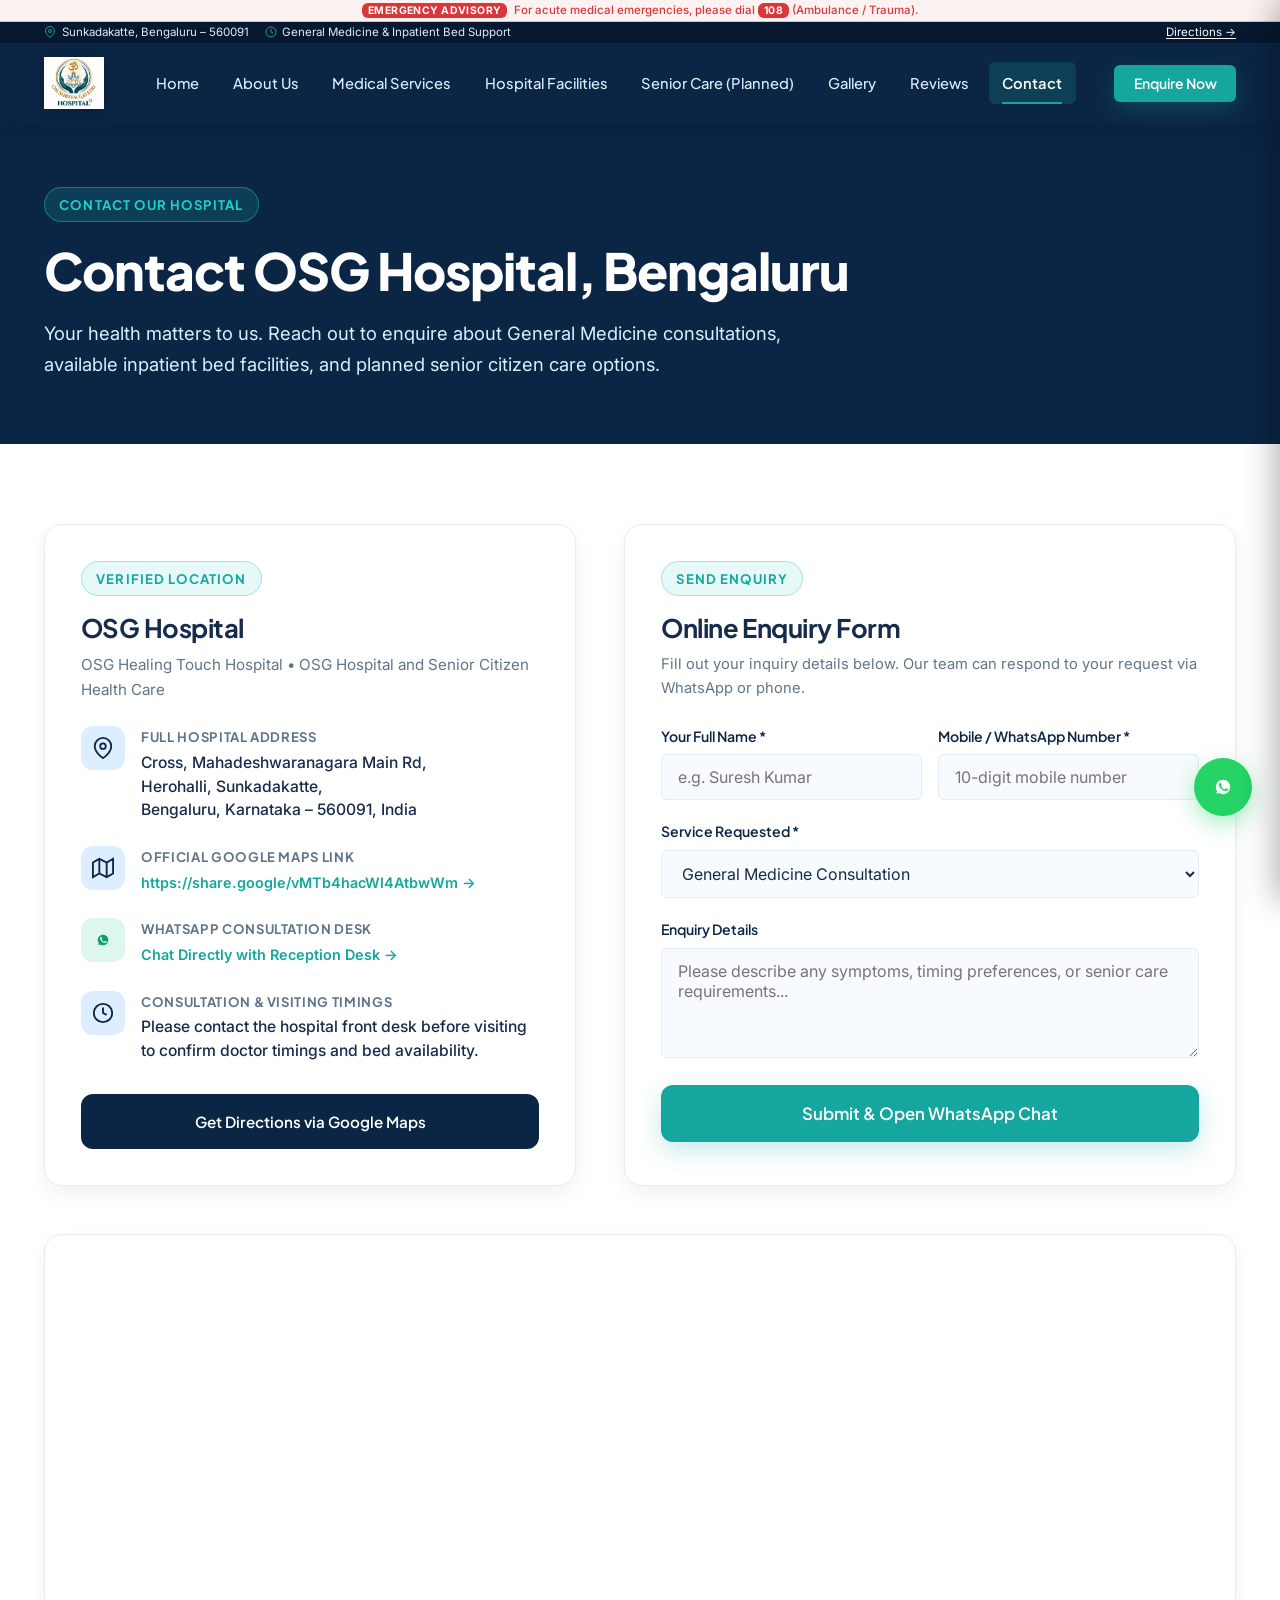
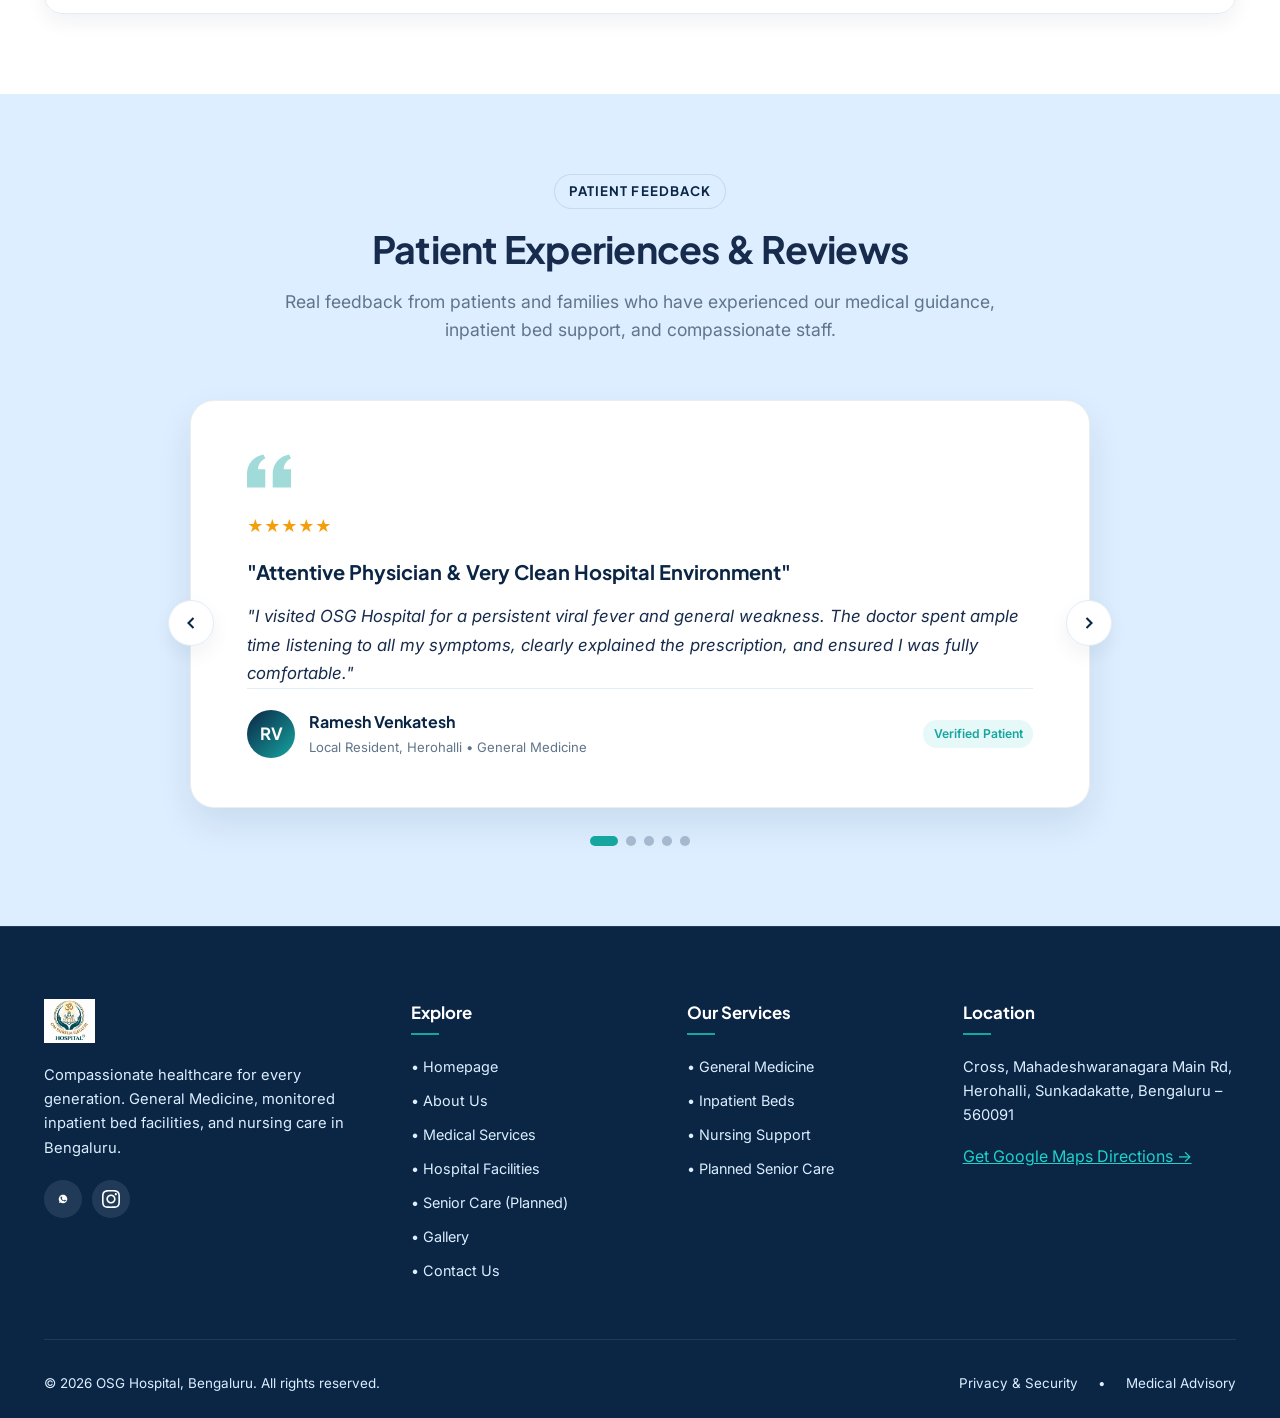
<file: contact.html>
<!DOCTYPE html>
<html lang="en">
<head>
  <meta charset="UTF-8">
  <meta name="viewport" content="width=device-width, initial-scale=1.0">
  <title>Contact OSG Hospital | Bengaluru 560091</title>
  <meta name="description" content="Contact OSG Hospital in Herohalli, Sunkadakatte, Bengaluru 560091. Enquire about doctor consultations, inpatient bed availability, nursing care, and planned senior living.">
  <meta name="keywords" content="Contact OSG Hospital, OSG Hospital Bengaluru phone, Hospital in Sunkadakatte, Herohalli hospital address, Bengaluru 560091 medical clinic">
  <link rel="canonical" href="https://osghospital.com/contact.html">

  <meta property="og:type" content="website">
  <meta property="og:title" content="Contact OSG Hospital | Bengaluru 560091">
  <meta property="og:description" content="Reach OSG Hospital in Bengaluru. Get verified directions, contact reception, or connect instantly on WhatsApp.">
  <meta property="og:image" content="assets/images/reception-desk.png">

  <link rel="icon" type="image/svg+xml" href="assets/images/favicon.svg?v=2">
  <link rel="icon" type="image/png" href="assets/images/favicon.png?v=2">
  <link rel="preconnect" href="https://fonts.googleapis.com">
  <link rel="preconnect" href="https://fonts.gstatic.com" crossorigin>
  <link href="https://fonts.googleapis.com/css2?family=Inter:wght@300;400;500;600;700&family=Plus+Jakarta+Sans:wght@500;600;700;800;900&display=swap" rel="stylesheet">
  <link rel="stylesheet" href="assets/css/style.css">
</head>
<body>

  <!-- Top Emergency & Safety Notice Ribbon (Half-Size Compact) -->
  <div class="emergency-bar" role="alert">
    <div class="container">
      <strong>Emergency Advisory</strong>
      <span>For acute medical emergencies, please dial <strong>108</strong> (Ambulance / Trauma).</span>
    </div>
  </div>

  <!-- Top Information Bar (Half-Size Compact) -->
  <div class="top-info-bar">
    <div class="container">
      <div class="top-info-items">
        <span class="top-info-item">
          <svg viewBox="0 0 24 24" fill="none" stroke="currentColor" stroke-width="2"><path d="M21 10c0 7-9 13-9 13s-9-6-9-13a9 9 0 0118 0z"></path><circle cx="12" cy="10" r="3"></circle></svg>
          Sunkadakatte, Bengaluru &ndash; 560091
        </span>
        <span class="top-info-item top-info-hide-mob">
          <svg viewBox="0 0 24 24" fill="none" stroke="currentColor" stroke-width="2"><circle cx="12" cy="12" r="10"></circle><polyline points="12 6 12 12 16 14"></polyline></svg>
          General Medicine &amp; Inpatient Bed Support
        </span>
      </div>
      <div class="top-info-items">
        <a href="https://share.google/vMTb4hacWl4AtbwWm" target="_blank" rel="noopener noreferrer" class="top-info-link">
          Directions &rarr;
        </a>
      </div>
    </div>
  </div>

  <!-- Header -->
  <header class="site-header">
    <div class="container">
      <nav class="navbar" aria-label="Main Navigation">
        <a href="index.html" class="nav-brand">
          <img src="assets/images/logo-white.png" alt="OSG Hospital Logo" class="nav-logo-img">
        </a>
        <div class="nav-menu">
          <a href="index.html" class="nav-link">Home</a>
          <a href="about.html" class="nav-link">About Us</a>
          <a href="services.html" class="nav-link">Medical Services</a>
          <a href="facilities.html" class="nav-link">Hospital Facilities</a>
          <a href="senior-care.html" class="nav-link">Senior Care (Planned)</a>
          <a href="gallery.html" class="nav-link">Gallery</a>
          <a href="#reviews" class="nav-link">Reviews</a>
          <a href="contact.html" class="nav-link active">Contact</a>
        </div>
        <div class="nav-actions">
          <button class="btn btn-teal btn-sm" data-open-modal="enquiryModal">Enquire Now</button>
        </div>
        <button class="nav-toggle" aria-label="Toggle navigation">
          <svg viewBox="0 0 24 24" fill="none" stroke="currentColor" stroke-width="2"><line x1="3" y1="12" x2="21" y2="12"></line><line x1="3" y1="6" x2="21" y2="6"></line><line x1="3" y1="18" x2="21" y2="18"></line></svg>
        </button>
      </nav>
    </div>
  </header>

  <!-- Mobile Drawer -->
  <div class="mobile-nav-backdrop"></div>
  <aside class="mobile-nav-drawer" aria-label="Mobile Navigation">
    <div class="mobile-nav-header">
      <img src="assets/images/logo-white.png" alt="OSG Hospital Logo" style="height: 38px;">
      <button class="mobile-nav-close" aria-label="Close menu">
        <svg width="24" height="24" viewBox="0 0 24 24" fill="none" stroke="currentColor" stroke-width="2"><line x1="18" y1="6" x2="6" y2="18"></line><line x1="6" y1="6" x2="18" y2="18"></line></svg>
      </button>
    </div>
    <div class="mobile-nav-links">
      <a href="index.html" class="nav-link">Home</a>
      <a href="about.html" class="nav-link">About Us</a>
      <a href="services.html" class="nav-link">Medical Services</a>
      <a href="facilities.html" class="nav-link">Hospital Facilities</a>
      <a href="senior-care.html" class="nav-link">Senior Care (Planned)</a>
      <a href="gallery.html" class="nav-link">Photo Gallery</a>
      <a href="#reviews" class="nav-link">Reviews</a>
      <a href="contact.html" class="nav-link active">Contact & Directions</a>
    </div>
    <div class="mobile-nav-footer">
      <button class="btn btn-teal btn-sm" style="width: 100%;" data-open-modal="enquiryModal">Book Consultation</button>
    </div>
  </aside>

  <!-- Hero Header -->
  <section class="section-bg-navy" style="padding: 4rem 0;">
    <div class="container">
      <span class="section-badge badge-teal" style="background: rgba(22, 166, 160, 0.2); color: #1FD1C9; border-color: rgba(31, 209, 201, 0.4);">
        Contact Our Hospital
      </span>
      <h1 style="color: #FFFFFF; margin-bottom: 1rem;">Contact OSG Hospital, Bengaluru</h1>
      <p style="color: #DCEEFF; max-width: 780px; font-size: 1.15rem; line-height: 1.7;">
        Your health matters to us. Reach out to enquire about General Medicine consultations, available inpatient bed facilities, and planned senior citizen care options.
      </p>
    </div>
  </section>

  <!-- Contact Form & Verified Info Grid -->
  <section class="section section-bg-white">
    <div class="container">
      <div class="contact-grid">
        <!-- Verified Information -->
        <div class="contact-card">
          <span class="section-badge badge-teal">Verified Location</span>
          <h2 style="margin-bottom: 0.5rem; font-size: 1.6rem;">OSG Hospital</h2>
          <p style="color: var(--secondary-text); font-size: 0.95rem; margin-bottom: 1.5rem;">
            OSG Healing Touch Hospital &bull; OSG Hospital and Senior Citizen Health Care
          </p>

          <div class="contact-info-list">
            <!-- Full Address -->
            <div class="contact-info-item">
              <div class="contact-info-icon">
                <svg width="22" height="22" viewBox="0 0 24 24" fill="none" stroke="currentColor" stroke-width="2"><path d="M21 10c0 7-9 13-9 13s-9-6-9-13a9 9 0 0118 0z"></path><circle cx="12" cy="10" r="3"></circle></svg>
              </div>
              <div>
                <div class="contact-info-label">Full Hospital Address</div>
                <div class="contact-info-val">
                  Cross, Mahadeshwaranagara Main Rd,<br>
                  Herohalli, Sunkadakatte,<br>
                  Bengaluru, Karnataka &ndash; 560091, India
                </div>
              </div>
            </div>

            <!-- Google Maps Link -->
            <div class="contact-info-item">
              <div class="contact-info-icon">
                <svg width="22" height="22" viewBox="0 0 24 24" fill="none" stroke="currentColor" stroke-width="2"><polygon points="1 6 1 22 8 18 16 22 23 18 23 2 16 6 8 2 1 6"></polygon><line x1="8" y1="2" x2="8" y2="18"></line><line x1="16" y1="6" x2="16" y2="22"></line></svg>
              </div>
              <div>
                <div class="contact-info-label">Official Google Maps Link</div>
                <div class="contact-info-val">
                  <a href="https://share.google/vMTb4hacWl4AtbwWm" target="_blank" rel="noopener noreferrer" class="link-teal">
                    https://share.google/vMTb4hacWl4AtbwWm &rarr;
                  </a>
                </div>
              </div>
            </div>

            <!-- WhatsApp Chat -->
            <div class="contact-info-item">
              <div class="contact-info-icon" style="background-color: #DEF7EC; color: #0E9F6E;">
                <svg width="22" height="22" viewBox="0 0 24 24" fill="currentColor"><path d="M12.031 6.172c-3.181 0-5.767 2.586-5.768 5.766-.001 1.298.38 2.27 1.019 3.287l-.582 2.128 2.182-.573c.978.58 1.911.928 3.145.929 3.178 0 5.767-2.587 5.768-5.766.001-3.187-2.575-5.77-5.764-5.771zm3.392 8.244c-.144.405-.837.774-1.17.824-.311.045-.698.06-2.022-.487-1.691-.7-2.766-2.45-2.85-2.562-.084-.112-.686-.913-.686-1.741 0-.829.434-1.238.587-1.408.154-.17.336-.213.448-.213.112 0 .224.001.321.006.104.005.244-.04.382.291.144.344.49 1.19.533 1.277.043.087.072.19.014.305-.058.115-.088.187-.174.288-.087.101-.183.226-.262.304-.088.087-.18.182-.077.359.102.176.456.75 1.05 1.28.766.683 1.411.894 1.613.995.202.101.32.087.439-.05.118-.137.507-.59.642-.792.135-.202.27-.169.456-.101.186.068 1.181.557 1.384.658.203.102.338.152.389.237.05.085.05.492-.094.897z"/></svg>
              </div>
              <div>
                <div class="contact-info-label">WhatsApp Consultation Desk</div>
                <div class="contact-info-val">
                  <a href="https://wa.me/919304853619?text=Hello%20OSG%20Hospital,%20I%20would%20like%20to%20enquire%20about%20doctor%20consultations." target="_blank" rel="noopener noreferrer" class="link-teal">
                    Chat Directly with Reception Desk &rarr;
                  </a>
                </div>
              </div>
            </div>

            <!-- Consultation Notice -->
            <div class="contact-info-item">
              <div class="contact-info-icon">
                <svg width="22" height="22" viewBox="0 0 24 24" fill="none" stroke="currentColor" stroke-width="2"><circle cx="12" cy="12" r="10"></circle><polyline points="12 6 12 12 16 14"></polyline></svg>
              </div>
              <div>
                <div class="contact-info-label">Consultation &amp; Visiting Timings</div>
                <div class="contact-info-val">
                  Please contact the hospital front desk before visiting to confirm doctor timings and bed availability.
                </div>
              </div>
            </div>
          </div>

          <div style="margin-top: 2rem;">
            <a href="https://share.google/vMTb4hacWl4AtbwWm" target="_blank" rel="noopener noreferrer" class="btn btn-navy" style="width: 100%;">
              Get Directions via Google Maps
            </a>
          </div>
        </div>

        <!-- Online Enquiry Form -->
        <div class="contact-card">
          <span class="section-badge badge-teal">Send Enquiry</span>
          <h2 style="margin-bottom: 0.5rem; font-size: 1.6rem;">Online Enquiry Form</h2>
          <p style="color: var(--secondary-text); font-size: 0.92rem; margin-bottom: 1.5rem;">
            Fill out your inquiry details below. Our team can respond to your request via WhatsApp or phone.
          </p>

          <form data-form-type="enquiry">
            <div class="form-row">
              <div class="form-group">
                <label class="form-label" for="contactFullName">Your Full Name *</label>
                <input type="text" id="contactFullName" name="name" class="form-control" placeholder="e.g. Suresh Kumar" required>
              </div>
              <div class="form-group">
                <label class="form-label" for="contactMobile">Mobile / WhatsApp Number *</label>
                <input type="tel" id="contactMobile" name="phone" class="form-control" placeholder="10-digit mobile number" required>
              </div>
            </div>

            <div class="form-group">
              <label class="form-label" for="serviceDropdown">Service Requested *</label>
              <select id="serviceDropdown" name="service" class="form-control" required>
                <option value="General Medicine Consultation">General Medicine Consultation</option>
                <option value="Inpatient Bed Facility Enquiry">Inpatient Bed Facility Enquiry</option>
                <option value="Nursing Care Support">Nursing Care Support</option>
                <option value="Planned Old Age Home Interest">Planned Old Age Home &amp; Senior Care</option>
                <option value="General Hospital Information">General Hospital Information</option>
              </select>
            </div>

            <div class="form-group">
              <label class="form-label" for="enquiryMessage">Enquiry Details</label>
              <textarea id="enquiryMessage" name="message" class="form-control" placeholder="Please describe any symptoms, timing preferences, or senior care requirements..."></textarea>
            </div>

            <button type="submit" class="btn btn-teal btn-lg" style="width: 100%;">
              Submit &amp; Open WhatsApp Chat
            </button>
          </form>
        </div>
      </div>

      <!-- Map Frame -->
      <div class="map-wrapper" style="margin-top: 3rem;">
        <iframe 
          title="OSG Hospital Location Map"
          src="https://maps.google.com/maps?q=OSG+Hospital+Mahadeshwaranagara+Main+Rd+Herohalli+Sunkadakatte+Bengaluru+560091&t=&z=15&ie=UTF8&iwloc=&output=embed"
          loading="lazy" 
          referrerpolicy="no-referrer-when-downgrade">
        </iframe>
      </div>
    </div>
  </section>

  <!-- 7. SLIDING REVIEWS CAROUSEL (Directly Above Footer) -->
  <section class="reviews-section" id="reviews">
    <div class="container">
      <div class="section-header">
        <span class="section-badge">Patient Feedback</span>
        <h2 class="section-title">Patient Experiences &amp; Reviews</h2>
        <p class="section-subtitle">
          Real feedback from patients and families who have experienced our medical guidance, inpatient bed support, and compassionate staff.
        </p>
      </div>

      <div class="carousel-container">
        <button class="carousel-nav-btn carousel-prev" aria-label="Previous review">
          <svg width="20" height="20" viewBox="0 0 24 24" fill="none" stroke="currentColor" stroke-width="2.5"><polyline points="15 18 9 12 15 6"></polyline></svg>
        </button>
        <button class="carousel-nav-btn carousel-next" aria-label="Next review">
          <svg width="20" height="20" viewBox="0 0 24 24" fill="none" stroke="currentColor" stroke-width="2.5"><polyline points="9 18 15 12 9 6"></polyline></svg>
        </button>

        <div class="carousel-viewport">
          <div class="carousel-track">
            <!-- Review 1 -->
            <div class="carousel-slide">
              <div>
                <svg class="review-quote-icon" viewBox="0 0 24 24" fill="currentColor"><path d="M14.017 21v-7.391c0-5.704 3.731-9.57 8.983-10.609l.995 2.151c-2.432.917-3.995 3.638-3.995 5.849h4v10h-9.983zm-14.017 0v-7.391c0-5.704 3.748-9.57 9-10.609l.996 2.151c-2.433.917-3.996 3.638-3.996 5.849h3.983v10h-9.983z"/></svg>
                <div class="review-stars">★★★★★</div>
                <div class="review-highlight">"Attentive Physician &amp; Very Clean Hospital Environment"</div>
                <p class="review-body">
                  "I visited OSG Hospital for a persistent viral fever and general weakness. The doctor spent ample time listening to all my symptoms, clearly explained the prescription, and ensured I was fully comfortable."
                </p>
              </div>
              <div class="review-author-wrap">
                <div class="review-author-info">
                  <div class="author-avatar">RV</div>
                  <div>
                    <div class="author-name">Ramesh Venkatesh</div>
                    <div class="author-meta">Local Resident, Herohalli &bull; General Medicine</div>
                  </div>
                </div>
                <span class="verified-pill">Verified Patient</span>
              </div>
            </div>

            <!-- Review 2 -->
            <div class="carousel-slide">
              <div>
                <svg class="review-quote-icon" viewBox="0 0 24 24" fill="currentColor"><path d="M14.017 21v-7.391c0-5.704 3.731-9.57 8.983-10.609l.995 2.151c-2.432.917-3.995 3.638-3.995 5.849h4v10h-9.983zm-14.017 0v-7.391c0-5.704 3.748-9.57 9-10.609l.996 2.151c-2.433.917-3.996 3.638-3.996 5.849h3.983v10h-9.983z"/></svg>
                <div class="review-stars">★★★★★</div>
                <div class="review-highlight">"Exceptional Nursing Care &amp; Dedicated Inpatient Observation"</div>
                <p class="review-body">
                  "My mother needed admission for two days under medical observation. The inpatient bed facility was spotless, hygienic, and peaceful. The nursing team checked her vitals diligently throughout the day and night."
                </p>
              </div>
              <div class="review-author-wrap">
                <div class="review-author-info">
                  <div class="author-avatar">AR</div>
                  <div>
                    <div class="author-name">Ananya M. Rao</div>
                    <div class="author-meta">Caregiver Daughter &bull; Inpatient Beds</div>
                  </div>
                </div>
                <span class="verified-pill">Verified Family</span>
              </div>
            </div>

            <!-- Review 3 -->
            <div class="carousel-slide">
              <div>
                <svg class="review-quote-icon" viewBox="0 0 24 24" fill="currentColor"><path d="M14.017 21v-7.391c0-5.704 3.731-9.57 8.983-10.609l.995 2.151c-2.432.917-3.995 3.638-3.995 5.849h4v10h-9.983zm-14.017 0v-7.391c0-5.704 3.748-9.57 9-10.609l.996 2.151c-2.433.917-3.996 3.638-3.996 5.849h3.983v10h-9.983z"/></svg>
                <div class="review-stars">★★★★★</div>
                <div class="review-highlight">"Dignified Healthcare Guidance for Senior Citizens"</div>
                <p class="review-body">
                  "Finding a hospital where doctors genuinely respect elderly patients and take time to speak in simple terms is rare. The consultation for my father's age-related health check-up was thorough."
                </p>
              </div>
              <div class="review-author-wrap">
                <div class="review-author-info">
                  <div class="author-avatar">SG</div>
                  <div>
                    <div class="author-name">Shivakumar Gowda</div>
                    <div class="author-meta">Bengaluru &bull; Senior Healthcare Consultation</div>
                  </div>
                </div>
                <span class="verified-pill">Verified Patient</span>
              </div>
            </div>

            <!-- Review 4 -->
            <div class="carousel-slide">
              <div>
                <svg class="review-quote-icon" viewBox="0 0 24 24" fill="currentColor"><path d="M14.017 21v-7.391c0-5.704 3.731-9.57 8.983-10.609l.995 2.151c-2.432.917-3.995 3.638-3.995 5.849h4v10h-9.983zm-14.017 0v-7.391c0-5.704 3.748-9.57 9-10.609l.996 2.151c-2.433.917-3.996 3.638-3.996 5.849h3.983v10h-9.983z"/></svg>
                <div class="review-stars">★★★★★</div>
                <div class="review-highlight">"Honest, Transparent &amp; Patient-Centered Hospital"</div>
                <p class="review-body">
                  "What sets OSG Hospital apart is their absolute honesty and ethical medical approach. From the warm reception desk to the consulting doctor, everyone is transparent about care plans and charges."
                </p>
              </div>
              <div class="review-author-wrap">
                <div class="review-author-info">
                  <div class="author-avatar">GN</div>
                  <div>
                    <div class="author-name">Geetha Narayanan</div>
                    <div class="author-meta">Mahadeshwaranagara &bull; General Consultation</div>
                  </div>
                </div>
                <span class="verified-pill">Verified Patient</span>
              </div>
            </div>

            <!-- Review 5 -->
            <div class="carousel-slide">
              <div>
                <svg class="review-quote-icon" viewBox="0 0 24 24" fill="currentColor"><path d="M14.017 21v-7.391c0-5.704 3.731-9.57 8.983-10.609l.995 2.151c-2.432.917-3.995 3.638-3.995 5.849h4v10h-9.983zm-14.017 0v-7.391c0-5.704 3.748-9.57 9-10.609l.996 2.151c-2.433.917-3.996 3.638-3.996 5.849h3.983v10h-9.983z"/></svg>
                <div class="review-stars">★★★★★</div>
                <div class="review-highlight">"Prompt Attention &amp; Compassionate Staff"</div>
                <p class="review-body">
                  "We visited for my uncle's routine check-up and follow-up consultation. The registration process was quick and smooth, the waiting lounge was airy and clean, and the doctor gave practical lifestyle and diet advice."
                </p>
              </div>
              <div class="review-author-wrap">
                <div class="review-author-info">
                  <div class="author-avatar">KA</div>
                  <div>
                    <div class="author-name">Dr. K. Anand</div>
                    <div class="author-meta">Family Caregiver &bull; Preventive Care</div>
                  </div>
                </div>
                <span class="verified-pill">Verified Family</span>
              </div>
            </div>
          </div>
        </div>

        <div class="carousel-dots">
          <button class="carousel-dot active" aria-label="Slide 1"></button>
          <button class="carousel-dot" aria-label="Slide 2"></button>
          <button class="carousel-dot" aria-label="Slide 3"></button>
          <button class="carousel-dot" aria-label="Slide 4"></button>
          <button class="carousel-dot" aria-label="Slide 5"></button>
        </div>
      </div>
    </div>
  </section>

  <!-- Footer -->
  <footer class="site-footer">
    <div class="container">
      <div class="footer-grid">
        <div class="footer-col">
          <img src="assets/images/logo-white.png" alt="OSG Hospital Logo" style="height: 44px; margin-bottom: 1.25rem;">
          <p>
            Compassionate healthcare for every generation. General Medicine, monitored inpatient bed facilities, and nursing care in Bengaluru.
          </p>
          <div class="footer-social-links">
            <a href="https://wa.me/919304853619?text=Hello%20OSG%20Hospital" target="_blank" rel="noopener noreferrer" class="social-icon-btn" aria-label="WhatsApp">
              <svg width="18" height="18" viewBox="0 0 24 24" fill="currentColor"><path d="M12.031 6.172c-3.181 0-5.767 2.586-5.768 5.766-.001 1.298.38 2.27 1.019 3.287l-.582 2.128 2.182-.573c.978.58 1.911.928 3.145.929 3.178 0 5.767-2.587 5.768-5.766.001-3.187-2.575-5.77-5.764-5.771zm3.392 8.244c-.144.405-.837.774-1.17.824-.311.045-.698.06-2.022-.487-1.691-.7-2.766-2.45-2.85-2.562-.084-.112-.686-.913-.686-1.741 0-.829.434-1.238.587-1.408.154-.17.336-.213.448-.213.112 0 .224.001.321.006.104.005.244-.04.382.291.144.344.49 1.19.533 1.277.043.087.072.19.014.305-.058.115-.088.187-.174.288-.087.101-.183.226-.262.304-.088.087-.18.182-.077.359.102.176.456.75 1.05 1.28.766.683 1.411.894 1.613.995.202.101.32.087.439-.05.118-.137.507-.59.642-.792.135-.202.27-.169.456-.101.186.068 1.181.557 1.384.658.203.102.338.152.389.237.05.085.05.492-.094.897z"/></svg>
            </a>
            <a href="https://www.instagram.com/osghospital/" target="_blank" rel="noopener noreferrer" class="social-icon-btn" aria-label="Instagram">
              <svg width="18" height="18" viewBox="0 0 24 24" fill="currentColor"><path d="M12 2.163c3.204 0 3.584.012 4.85.07 3.252.148 4.771 1.691 4.919 4.919.058 1.265.069 1.645.069 4.849 0 3.205-.012 3.584-.069 4.849-.149 3.225-1.664 4.771-4.919 4.919-1.266.058-1.644.07-4.85.07-3.204 0-3.584-.012-4.849-.07-3.26-.149-4.771-1.699-4.919-4.92-.058-1.265-.07-1.644-.07-4.849 0-3.204.013-3.583.07-4.849.149-3.227 1.664-4.771 4.919-4.919 1.266-.057 1.645-.069 4.849-.069zm0-2.163c-3.259 0-3.667.014-4.947.072-4.358.2-6.78 2.618-6.98 6.98-.059 1.281-.073 1.689-.073 4.948 0 3.259.014 3.668.072 4.948.2 4.358 2.618 6.78 6.98 6.98 1.281.058 1.689.072 4.948.072 3.259 0 3.668-.014 4.948-.072 4.354-.2 6.782-2.618 6.979-6.98.059-1.28.073-1.689.073-4.948 0-3.259-.014-3.667-.072-4.947-.196-4.354-2.617-6.78-6.979-6.98-1.281-.059-1.69-.073-4.949-.073zm0 5.838c-3.403 0-6.162 2.759-6.162 6.162s2.759 6.163 6.162 6.163 6.162-2.759 6.162-6.163c0-3.403-2.759-6.162-6.162-6.162zm0 10.162c-2.209 0-4-1.79-4-4 0-2.209 1.791-4 4-4s4 1.791 4 4c0 2.21-1.791 4-4 4zm6.406-11.845c-.796 0-1.441.645-1.441 1.44s.645 1.44 1.441 1.44c.795 0 1.439-.645 1.439-1.44s-.644-1.44-1.439-1.44z"/></svg>
            </a>
          </div>
        </div>

        <div class="footer-col">
          <div class="footer-title">Explore</div>
          <div class="footer-links">
            <a href="index.html">&bull; Homepage</a>
            <a href="about.html">&bull; About Us</a>
            <a href="services.html">&bull; Medical Services</a>
            <a href="facilities.html">&bull; Hospital Facilities</a>
            <a href="senior-care.html">&bull; Senior Care (Planned)</a>
            <a href="gallery.html">&bull; Gallery</a>
            <a href="contact.html">&bull; Contact Us</a>
          </div>
        </div>

        <div class="footer-col">
          <div class="footer-title">Our Services</div>
          <div class="footer-links">
            <a href="services.html#general-medicine">&bull; General Medicine</a>
            <a href="services.html#inpatient-beds">&bull; Inpatient Beds</a>
            <a href="services.html#nursing-care">&bull; Nursing Support</a>
            <a href="senior-care.html">&bull; Planned Senior Care</a>
          </div>
        </div>

        <div class="footer-col">
          <div class="footer-title">Location</div>
          <p>Cross, Mahadeshwaranagara Main Rd, Herohalli, Sunkadakatte, Bengaluru &ndash; 560091</p>
          <a href="https://share.google/vMTb4hacWl4AtbwWm" target="_blank" rel="noopener noreferrer" style="color: #1FD1C9; text-decoration: underline;">
            Get Google Maps Directions &rarr;
          </a>
        </div>
      </div>

      <div class="footer-bottom">
        <div>&copy; 2026 OSG Hospital, Bengaluru. All rights reserved.</div>
        <div class="footer-legal-links">
          <a href="privacy.html">Privacy &amp; Security</a>
          <span>&bull;</span>
          <a href="privacy.html#disclaimer">Medical Advisory</a>
        </div>
      </div>
    </div>
  </footer>

  <!-- Floating Actions -->
  <div class="floating-actions">
    <a href="https://wa.me/919304853619?text=Hello%20OSG%20Hospital,%20I%20would%20like%20to%20enquire%20about%20visiting%20the%20hospital." target="_blank" rel="noopener noreferrer" class="whatsapp-float" aria-label="Chat on WhatsApp">
      <span class="whatsapp-tooltip">Chat on WhatsApp</span>
      <svg viewBox="0 0 24 24"><path d="M12.031 6.172c-3.181 0-5.767 2.586-5.768 5.766-.001 1.298.38 2.27 1.019 3.287l-.582 2.128 2.182-.573c.978.58 1.911.928 3.145.929 3.178 0 5.767-2.587 5.768-5.766.001-3.187-2.575-5.77-5.764-5.771zm3.392 8.244c-.144.405-.837.774-1.17.824-.311.045-.698.06-2.022-.487-1.691-.7-2.766-2.45-2.85-2.562-.084-.112-.686-.913-.686-1.741 0-.829.434-1.238.587-1.408.154-.17.336-.213.448-.213.112 0 .224.001.321.006.104.005.244-.04.382.291.144.344.49 1.19.533 1.277.043.087.072.19.014.305-.058.115-.088.187-.174.288-.087.101-.183.226-.262.304-.088.087-.18.182-.077.359.102.176.456.75 1.05 1.28.766.683 1.411.894 1.613.995.202.101.32.087.439-.05.118-.137.507-.59.642-.792.135-.202.27-.169.456-.101.186.068 1.181.557 1.384.658.203.102.338.152.389.237.05.085.05.492-.094.897z"/></svg>
    </a>
    <button class="back-to-top" aria-label="Back to top">
      <svg width="20" height="20" viewBox="0 0 24 24" fill="none" stroke="currentColor" stroke-width="2.5"><polyline points="18 15 12 9 6 15"></polyline></svg>
    </button>
  </div>

  <!-- Modal -->
  <div class="modal-overlay" id="enquiryModal" role="dialog" aria-modal="true">
    <div class="modal-card">
      <button class="modal-close-btn" data-close-modal aria-label="Close modal">
        <svg width="22" height="22" viewBox="0 0 24 24" fill="none" stroke="currentColor" stroke-width="2"><line x1="18" y1="6" x2="6" y2="18"></line><line x1="6" y1="6" x2="18" y2="18"></line></svg>
      </button>
      <span class="section-badge badge-teal">Contact Care Desk</span>
      <h3 style="color: var(--header-nav); margin-bottom: 0.5rem;">Enquire with OSG Hospital</h3>
      <p style="color: var(--secondary-text); font-size: 0.92rem; margin-bottom: 1.5rem;">
        Fill out this form to connect with our front office desk.
      </p>
      <form data-form-type="modal-enquiry">
        <div class="form-group">
          <label class="form-label">Full Name *</label>
          <input type="text" name="name" class="form-control" required placeholder="Your Name">
        </div>
        <div class="form-group">
          <label class="form-label">Phone Number *</label>
          <input type="tel" name="phone" class="form-control" required placeholder="10-digit mobile number">
        </div>
        <div class="form-group">
          <label class="form-label">Enquiry Category *</label>
          <select id="modalServiceSelect" name="service" class="form-control" required>
            <option value="General Consultation">General Medicine Consultation</option>
            <option value="Inpatient Bed Facility">Inpatient Bed Facility</option>
            <option value="Nursing Care">Nursing Care</option>
            <option value="Planned Old Age Home">Planned Old Age Home</option>
          </select>
        </div>
        <div class="form-group">
          <label class="form-label">Message</label>
          <textarea name="message" class="form-control" placeholder="Questions, symptoms, or requirements..."></textarea>
        </div>
        <button type="submit" class="btn btn-teal btn-lg" style="width: 100%;">Submit &amp; Open WhatsApp</button>
      </form>
    </div>
  </div>

  <script src="assets/js/main.js"></script>
</body>
</html>
</file>
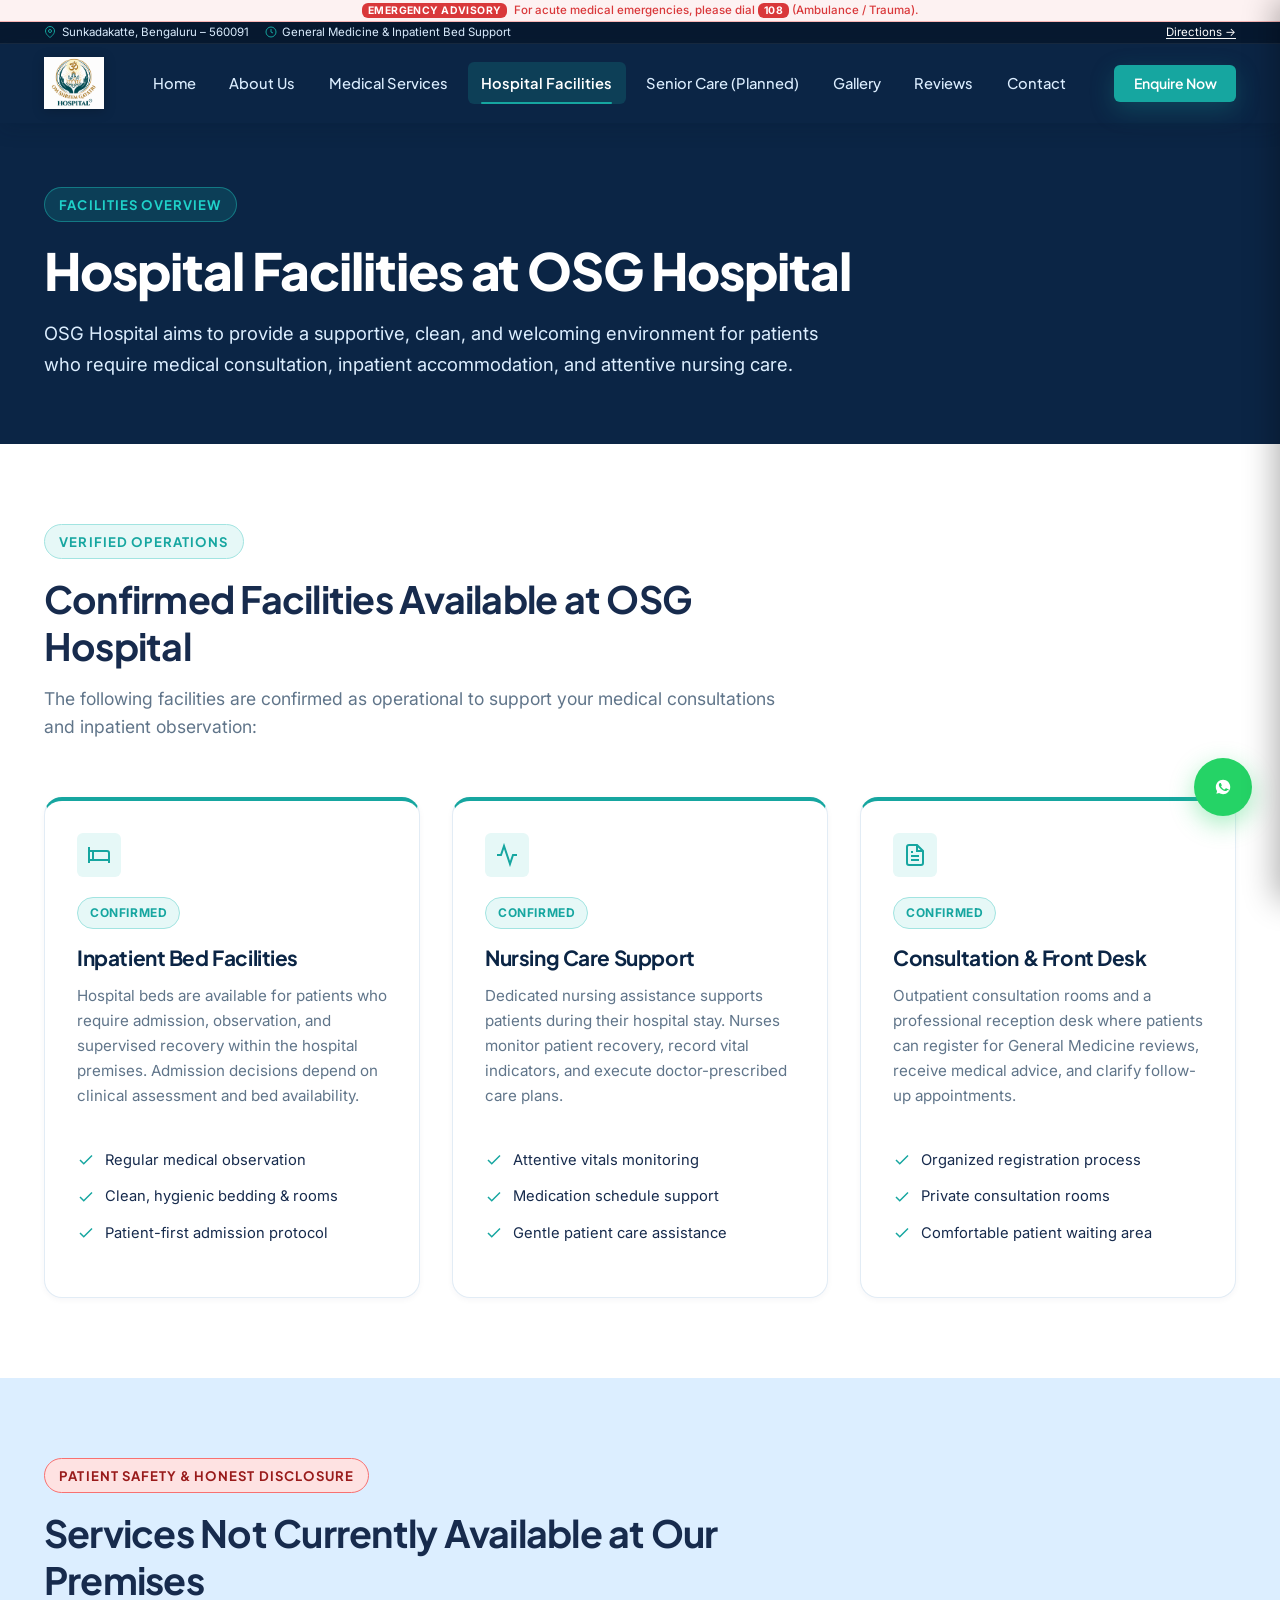
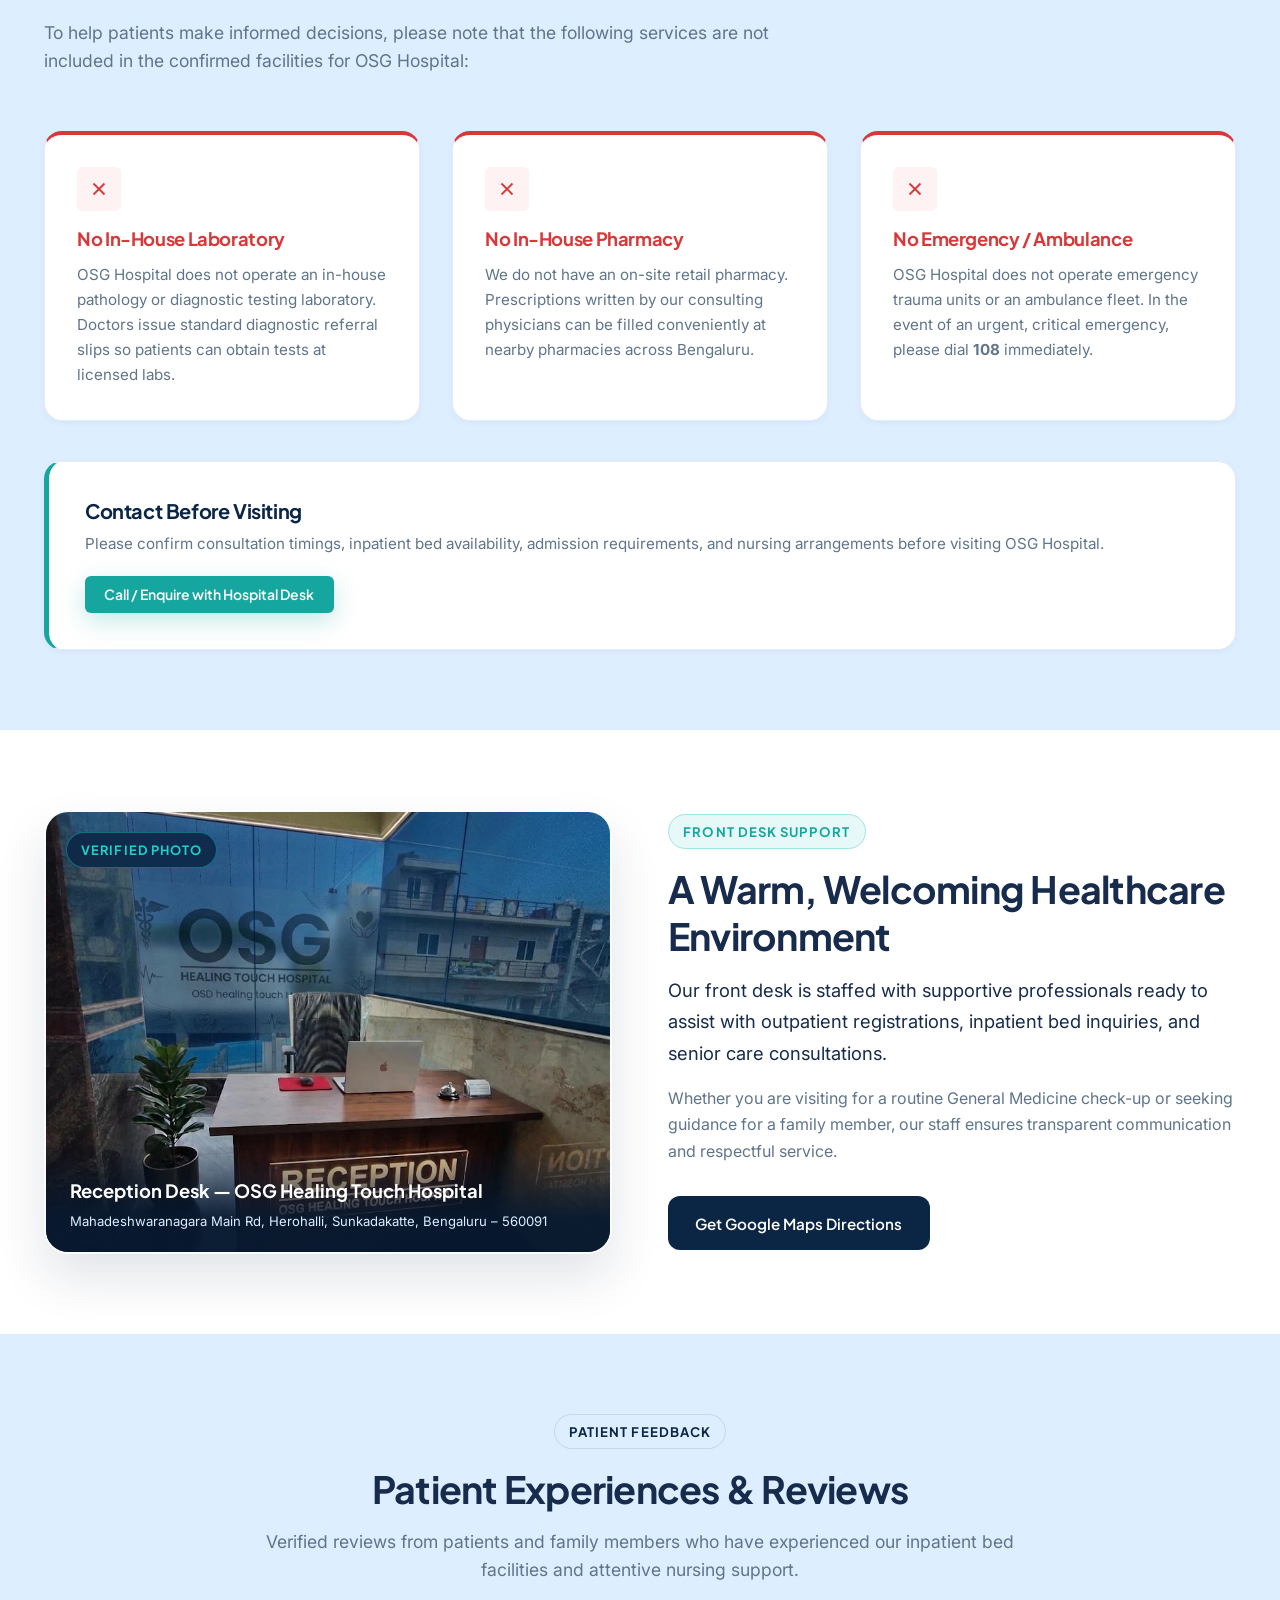
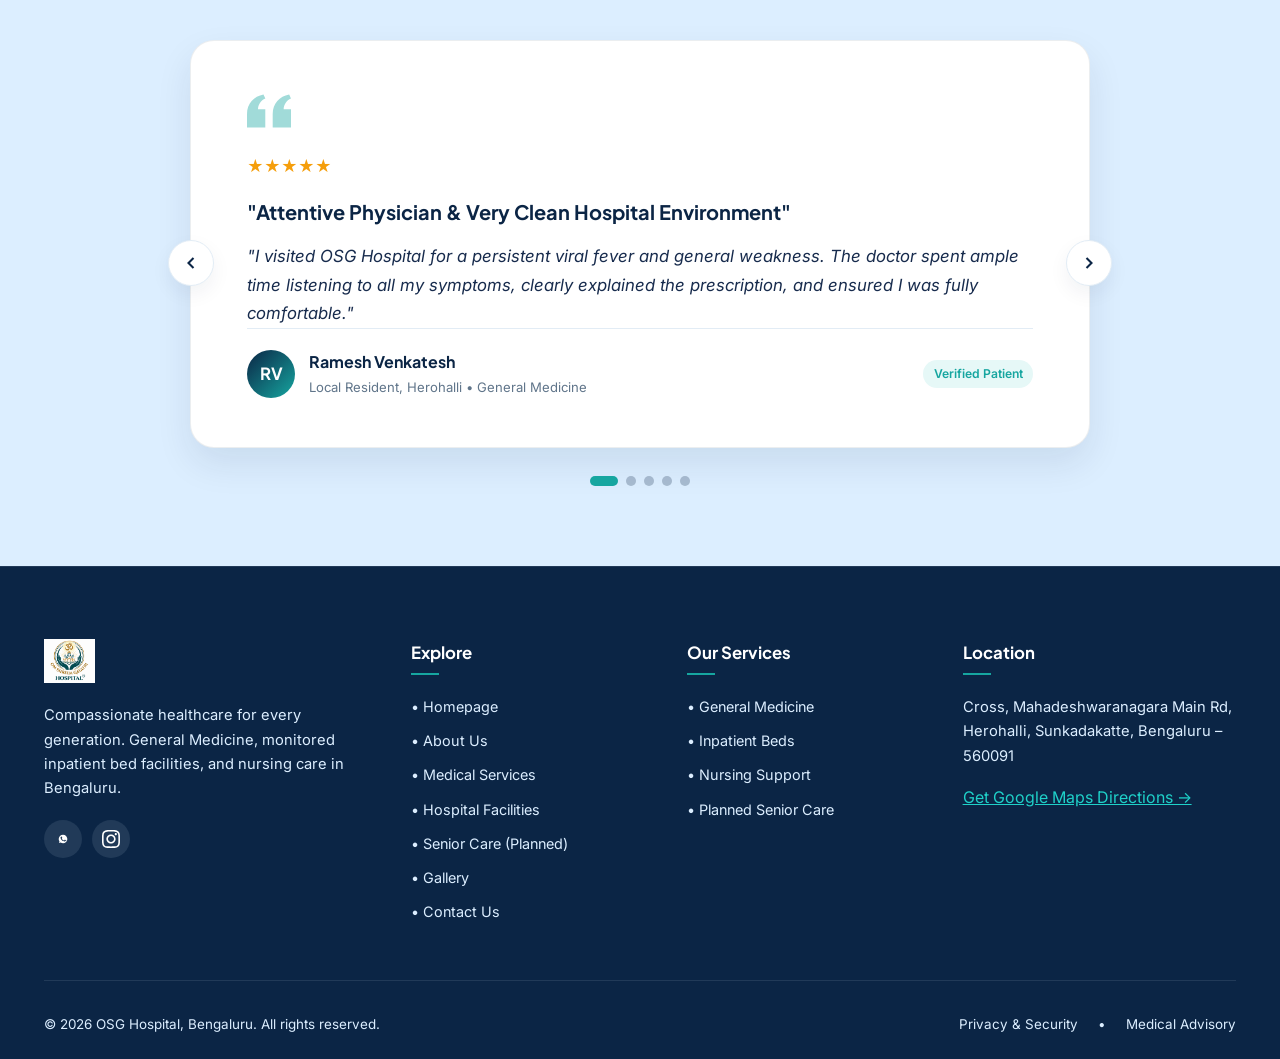
<file: facilities.html>
<!DOCTYPE html>
<html lang="en">
<head>
  <meta charset="UTF-8">
  <meta name="viewport" content="width=device-width, initial-scale=1.0">
  <title>Hospital Beds &amp; Nursing Care | OSG Hospital</title>
  <meta name="description" content="Explore verified hospital facilities at OSG Hospital Bengaluru: inpatient beds, attentive nursing care, consultation rooms, and transparent patient service information.">
  <meta name="keywords" content="Hospital Beds Bengaluru, Nursing Care Bengaluru, OSG Hospital facilities, Sunkadakatte hospital beds, Herohalli patient care">
  <link rel="canonical" href="https://osghospital.com/facilities.html">

  <meta property="og:type" content="website">
  <meta property="og:title" content="Hospital Beds & Nursing Care | OSG Hospital">
  <meta property="og:description" content="Transparent, honest facility details: inpatient beds, nursing care, and consultation facilities at OSG Hospital Bengaluru.">
  <meta property="og:image" content="assets/images/reception-desk.png">

  <link rel="icon" type="image/svg+xml" href="assets/images/favicon.svg?v=2">
  <link rel="icon" type="image/png" href="assets/images/favicon.png?v=2">
  <link rel="preconnect" href="https://fonts.googleapis.com">
  <link rel="preconnect" href="https://fonts.gstatic.com" crossorigin>
  <link href="https://fonts.googleapis.com/css2?family=Inter:wght@300;400;500;600;700&family=Plus+Jakarta+Sans:wght@500;600;700;800;900&display=swap" rel="stylesheet">
  <link rel="stylesheet" href="assets/css/style.css">
</head>
<body>

  <!-- Top Emergency & Safety Notice Ribbon (Half-Size Compact) -->
  <div class="emergency-bar" role="alert">
    <div class="container">
      <strong>Emergency Advisory</strong>
      <span>For acute medical emergencies, please dial <strong>108</strong> (Ambulance / Trauma).</span>
    </div>
  </div>

  <!-- Top Information Bar (Half-Size Compact) -->
  <div class="top-info-bar">
    <div class="container">
      <div class="top-info-items">
        <span class="top-info-item">
          <svg viewBox="0 0 24 24" fill="none" stroke="currentColor" stroke-width="2"><path d="M21 10c0 7-9 13-9 13s-9-6-9-13a9 9 0 0118 0z"></path><circle cx="12" cy="10" r="3"></circle></svg>
          Sunkadakatte, Bengaluru &ndash; 560091
        </span>
        <span class="top-info-item top-info-hide-mob">
          <svg viewBox="0 0 24 24" fill="none" stroke="currentColor" stroke-width="2"><circle cx="12" cy="12" r="10"></circle><polyline points="12 6 12 12 16 14"></polyline></svg>
          General Medicine &amp; Inpatient Bed Support
        </span>
      </div>
      <div class="top-info-items">
        <a href="https://share.google/vMTb4hacWl4AtbwWm" target="_blank" rel="noopener noreferrer" class="top-info-link">
          Directions &rarr;
        </a>
      </div>
    </div>
  </div>

  <!-- Header -->
  <header class="site-header">
    <div class="container">
      <nav class="navbar" aria-label="Main Navigation">
        <a href="index.html" class="nav-brand">
          <img src="assets/images/logo-white.png" alt="OSG Hospital Logo" class="nav-logo-img">
        </a>
        <div class="nav-menu">
          <a href="index.html" class="nav-link">Home</a>
          <a href="about.html" class="nav-link">About Us</a>
          <a href="services.html" class="nav-link">Medical Services</a>
          <a href="facilities.html" class="nav-link active">Hospital Facilities</a>
          <a href="senior-care.html" class="nav-link">Senior Care (Planned)</a>
          <a href="gallery.html" class="nav-link">Gallery</a>
          <a href="#reviews" class="nav-link">Reviews</a>
          <a href="contact.html" class="nav-link">Contact</a>
        </div>
        <div class="nav-actions">
          <button class="btn btn-teal btn-sm" data-open-modal="enquiryModal">Enquire Now</button>
        </div>
        <button class="nav-toggle" aria-label="Toggle navigation">
          <svg viewBox="0 0 24 24" fill="none" stroke="currentColor" stroke-width="2"><line x1="3" y1="12" x2="21" y2="12"></line><line x1="3" y1="6" x2="21" y2="6"></line><line x1="3" y1="18" x2="21" y2="18"></line></svg>
        </button>
      </nav>
    </div>
  </header>

  <!-- Mobile Drawer -->
  <div class="mobile-nav-backdrop"></div>
  <aside class="mobile-nav-drawer" aria-label="Mobile Navigation">
    <div class="mobile-nav-header">
      <img src="assets/images/logo-white.png" alt="OSG Hospital Logo" style="height: 38px;">
      <button class="mobile-nav-close" aria-label="Close menu">
        <svg width="24" height="24" viewBox="0 0 24 24" fill="none" stroke="currentColor" stroke-width="2"><line x1="18" y1="6" x2="6" y2="18"></line><line x1="6" y1="6" x2="18" y2="18"></line></svg>
      </button>
    </div>
    <div class="mobile-nav-links">
      <a href="index.html" class="nav-link">Home</a>
      <a href="about.html" class="nav-link">About Us</a>
      <a href="services.html" class="nav-link">Medical Services</a>
      <a href="facilities.html" class="nav-link active">Hospital Facilities</a>
      <a href="senior-care.html" class="nav-link">Senior Care (Planned)</a>
      <a href="gallery.html" class="nav-link">Photo Gallery</a>
      <a href="#reviews" class="nav-link">Reviews</a>
      <a href="contact.html" class="nav-link">Contact & Directions</a>
    </div>
    <div class="mobile-nav-footer">
      <button class="btn btn-teal btn-sm" style="width: 100%;" data-open-modal="enquiryModal">Book Consultation</button>
    </div>
  </aside>

  <!-- Hero Header -->
  <section class="section-bg-navy" style="padding: 4rem 0;">
    <div class="container">
      <span class="section-badge badge-teal" style="background: rgba(22, 166, 160, 0.2); color: #1FD1C9; border-color: rgba(31, 209, 201, 0.4);">
        Facilities Overview
      </span>
      <h1 style="color: #FFFFFF; margin-bottom: 1rem;">Hospital Facilities at OSG Hospital</h1>
      <p style="color: #DCEEFF; max-width: 780px; font-size: 1.15rem; line-height: 1.7;">
        OSG Hospital aims to provide a supportive, clean, and welcoming environment for patients who require medical consultation, inpatient accommodation, and attentive nursing care.
      </p>
    </div>
  </section>

  <!-- Confirmed Facilities Detailed -->
  <section class="section section-bg-white">
    <div class="container">
      <div class="section-header text-left">
        <span class="section-badge badge-teal">Verified Operations</span>
        <h2 class="section-title">Confirmed Facilities Available at OSG Hospital</h2>
        <p class="section-subtitle">
          The following facilities are confirmed as operational to support your medical consultations and inpatient observation:
        </p>
      </div>

      <div class="grid-3">
        <!-- Facility 1 -->
        <div class="card" style="border-top: 4px solid var(--btn-cta);">
          <div class="floating-icon-wrap" style="margin-bottom: 1.25rem;">
            <svg width="24" height="24" viewBox="0 0 24 24" fill="none" stroke="currentColor" stroke-width="2"><path d="M2 4v16"></path><path d="M2 8h18a2 2 0 0 1 2 2v10"></path><path d="M2 17h20"></path><path d="M6 8v9"></path></svg>
          </div>
          <span class="card-badge badge-confirmed">Confirmed</span>
          <h3 class="card-title">Inpatient Bed Facilities</h3>
          <p class="card-text">
            Hospital beds are available for patients who require admission, observation, and supervised recovery within the hospital premises. Admission decisions depend on clinical assessment and bed availability.
          </p>
          <ul class="feature-list">
            <li class="feature-item">
              <svg viewBox="0 0 24 24" fill="none" stroke="currentColor" stroke-width="2"><polyline points="20 6 9 17 4 12"></polyline></svg>
              Regular medical observation
            </li>
            <li class="feature-item">
              <svg viewBox="0 0 24 24" fill="none" stroke="currentColor" stroke-width="2"><polyline points="20 6 9 17 4 12"></polyline></svg>
              Clean, hygienic bedding &amp; rooms
            </li>
            <li class="feature-item">
              <svg viewBox="0 0 24 24" fill="none" stroke="currentColor" stroke-width="2"><polyline points="20 6 9 17 4 12"></polyline></svg>
              Patient-first admission protocol
            </li>
          </ul>
        </div>

        <!-- Facility 2 -->
        <div class="card" style="border-top: 4px solid var(--btn-cta);">
          <div class="floating-icon-wrap" style="margin-bottom: 1.25rem;">
            <svg width="24" height="24" viewBox="0 0 24 24" fill="none" stroke="currentColor" stroke-width="2"><path d="M22 12h-4l-3 9L9 3l-3 9H2"></path></svg>
          </div>
          <span class="card-badge badge-confirmed">Confirmed</span>
          <h3 class="card-title">Nursing Care Support</h3>
          <p class="card-text">
            Dedicated nursing assistance supports patients during their hospital stay. Nurses monitor patient recovery, record vital indicators, and execute doctor-prescribed care plans.
          </p>
          <ul class="feature-list">
            <li class="feature-item">
              <svg viewBox="0 0 24 24" fill="none" stroke="currentColor" stroke-width="2"><polyline points="20 6 9 17 4 12"></polyline></svg>
              Attentive vitals monitoring
            </li>
            <li class="feature-item">
              <svg viewBox="0 0 24 24" fill="none" stroke="currentColor" stroke-width="2"><polyline points="20 6 9 17 4 12"></polyline></svg>
              Medication schedule support
            </li>
            <li class="feature-item">
              <svg viewBox="0 0 24 24" fill="none" stroke="currentColor" stroke-width="2"><polyline points="20 6 9 17 4 12"></polyline></svg>
              Gentle patient care assistance
            </li>
          </ul>
        </div>

        <!-- Facility 3 -->
        <div class="card" style="border-top: 4px solid var(--btn-cta);">
          <div class="floating-icon-wrap" style="margin-bottom: 1.25rem;">
            <svg width="24" height="24" viewBox="0 0 24 24" fill="none" stroke="currentColor" stroke-width="2"><path d="M14 2H6a2 2 0 0 0-2 2v16a2 2 0 0 0 2 2h12a2 2 0 0 0 2-2V8z"></path><polyline points="14 2 14 8 20 8"></polyline><line x1="16" y1="13" x2="8" y2="13"></line><line x1="16" y1="17" x2="8" y2="17"></line><polyline points="10 9 9 9 8 9"></polyline></svg>
          </div>
          <span class="card-badge badge-confirmed">Confirmed</span>
          <h3 class="card-title">Consultation &amp; Front Desk</h3>
          <p class="card-text">
            Outpatient consultation rooms and a professional reception desk where patients can register for General Medicine reviews, receive medical advice, and clarify follow-up appointments.
          </p>
          <ul class="feature-list">
            <li class="feature-item">
              <svg viewBox="0 0 24 24" fill="none" stroke="currentColor" stroke-width="2"><polyline points="20 6 9 17 4 12"></polyline></svg>
              Organized registration process
            </li>
            <li class="feature-item">
              <svg viewBox="0 0 24 24" fill="none" stroke="currentColor" stroke-width="2"><polyline points="20 6 9 17 4 12"></polyline></svg>
              Private consultation rooms
            </li>
            <li class="feature-item">
              <svg viewBox="0 0 24 24" fill="none" stroke="currentColor" stroke-width="2"><polyline points="20 6 9 17 4 12"></polyline></svg>
              Comfortable patient waiting area
            </li>
          </ul>
        </div>
      </div>
    </div>
  </section>

  <!-- Clear Disclosure: Services Not Currently Available -->
  <section class="section section-bg-secondary">
    <div class="container">
      <div class="section-header text-left">
        <span class="section-badge" style="background: #FEE2E2; color: #991B1B; border-color: #F87171;">
          Patient Safety &amp; Honest Disclosure
        </span>
        <h2 class="section-title">Services Not Currently Available at Our Premises</h2>
        <p class="section-subtitle">
          To help patients make informed decisions, please note that the following services are not included in the confirmed facilities for OSG Hospital:
        </p>
      </div>

      <div class="grid-3">
        <!-- Not 1 -->
        <div class="card" style="border-top: 4px solid var(--alert-red);">
          <div class="floating-icon-wrap" style="background-color: #FEF2F2; color: var(--alert-red); margin-bottom: 1rem;">
            <svg width="22" height="22" viewBox="0 0 24 24" fill="none" stroke="currentColor" stroke-width="2"><line x1="18" y1="6" x2="6" y2="18"></line><line x1="6" y1="6" x2="18" y2="18"></line></svg>
          </div>
          <h3 class="card-title" style="color: var(--alert-red); font-size: 1.15rem;">No In-House Laboratory</h3>
          <p class="card-text">
            OSG Hospital does not operate an in-house pathology or diagnostic testing laboratory. Doctors issue standard diagnostic referral slips so patients can obtain tests at licensed labs.
          </p>
        </div>

        <!-- Not 2 -->
        <div class="card" style="border-top: 4px solid var(--alert-red);">
          <div class="floating-icon-wrap" style="background-color: #FEF2F2; color: var(--alert-red); margin-bottom: 1rem;">
            <svg width="22" height="22" viewBox="0 0 24 24" fill="none" stroke="currentColor" stroke-width="2"><line x1="18" y1="6" x2="6" y2="18"></line><line x1="6" y1="6" x2="18" y2="18"></line></svg>
          </div>
          <h3 class="card-title" style="color: var(--alert-red); font-size: 1.15rem;">No In-House Pharmacy</h3>
          <p class="card-text">
            We do not have an on-site retail pharmacy. Prescriptions written by our consulting physicians can be filled conveniently at nearby pharmacies across Bengaluru.
          </p>
        </div>

        <!-- Not 3 -->
        <div class="card" style="border-top: 4px solid var(--alert-red);">
          <div class="floating-icon-wrap" style="background-color: #FEF2F2; color: var(--alert-red); margin-bottom: 1rem;">
            <svg width="22" height="22" viewBox="0 0 24 24" fill="none" stroke="currentColor" stroke-width="2"><line x1="18" y1="6" x2="6" y2="18"></line><line x1="6" y1="6" x2="18" y2="18"></line></svg>
          </div>
          <h3 class="card-title" style="color: var(--alert-red); font-size: 1.15rem;">No Emergency / Ambulance</h3>
          <p class="card-text">
            OSG Hospital does not operate emergency trauma units or an ambulance fleet. In the event of an urgent, critical emergency, please dial <strong>108</strong> immediately.
          </p>
        </div>
      </div>

      <!-- Advisory Box -->
      <div class="transparency-box" style="margin-top: 2.5rem; background: #FFFFFF; border-left: 5px solid var(--btn-cta);">
        <h3 style="color: var(--header-nav); font-size: 1.25rem; margin-bottom: 0.5rem;">Contact Before Visiting</h3>
        <p style="color: var(--secondary-text); font-size: 0.95rem; margin-bottom: 1.25rem;">
          Please confirm consultation timings, inpatient bed availability, admission requirements, and nursing arrangements before visiting OSG Hospital.
        </p>
        <button class="btn btn-teal btn-sm" data-open-modal="enquiryModal">Call / Enquire with Hospital Desk</button>
      </div>
    </div>
  </section>

  <!-- Verified Reception Showcase -->
  <section class="section section-bg-white">
    <div class="container">
      <div class="reception-grid">
        <div class="reception-image-card">
          <span class="reception-tag">Verified Photo</span>
          <img src="assets/images/reception-desk.png" alt="OSG Healing Touch Hospital Reception Desk" class="reception-image" style="height: 440px;">
          <div class="reception-caption-overlay">
            <div class="reception-caption-title">Reception Desk &mdash; OSG Healing Touch Hospital</div>
            <div class="reception-caption-sub">Mahadeshwaranagara Main Rd, Herohalli, Sunkadakatte, Bengaluru &ndash; 560091</div>
          </div>
        </div>

        <div>
          <span class="section-badge badge-teal">Front Desk Support</span>
          <h2>A Warm, Welcoming Healthcare Environment</h2>
          <p class="lead" style="margin-top: 1rem;">
            Our front desk is staffed with supportive professionals ready to assist with outpatient registrations, inpatient bed inquiries, and senior care consultations.
          </p>
          <p>
            Whether you are visiting for a routine General Medicine check-up or seeking guidance for a family member, our staff ensures transparent communication and respectful service.
          </p>
          <div style="margin-top: 2rem;">
            <a href="https://share.google/vMTb4hacWl4AtbwWm" target="_blank" rel="noopener noreferrer" class="btn btn-navy">
              Get Google Maps Directions
            </a>
          </div>
        </div>
      </div>
    </div>
  </section>

  <!-- 7. SLIDING REVIEWS CAROUSEL (Directly Above Footer) -->
  <section class="reviews-section" id="reviews">
    <div class="container">
      <div class="section-header">
        <span class="section-badge">Patient Feedback</span>
        <h2 class="section-title">Patient Experiences &amp; Reviews</h2>
        <p class="section-subtitle">
          Verified reviews from patients and family members who have experienced our inpatient bed facilities and attentive nursing support.
        </p>
      </div>

      <div class="carousel-container">
        <button class="carousel-nav-btn carousel-prev" aria-label="Previous review">
          <svg width="20" height="20" viewBox="0 0 24 24" fill="none" stroke="currentColor" stroke-width="2.5"><polyline points="15 18 9 12 15 6"></polyline></svg>
        </button>
        <button class="carousel-nav-btn carousel-next" aria-label="Next review">
          <svg width="20" height="20" viewBox="0 0 24 24" fill="none" stroke="currentColor" stroke-width="2.5"><polyline points="9 18 15 12 9 6"></polyline></svg>
        </button>

        <div class="carousel-viewport">
          <div class="carousel-track">
            <!-- Review 1 -->
            <div class="carousel-slide">
              <div>
                <svg class="review-quote-icon" viewBox="0 0 24 24" fill="currentColor"><path d="M14.017 21v-7.391c0-5.704 3.731-9.57 8.983-10.609l.995 2.151c-2.432.917-3.995 3.638-3.995 5.849h4v10h-9.983zm-14.017 0v-7.391c0-5.704 3.748-9.57 9-10.609l.996 2.151c-2.433.917-3.996 3.638-3.996 5.849h3.983v10h-9.983z"/></svg>
                <div class="review-stars">★★★★★</div>
                <div class="review-highlight">"Attentive Physician &amp; Very Clean Hospital Environment"</div>
                <p class="review-body">
                  "I visited OSG Hospital for a persistent viral fever and general weakness. The doctor spent ample time listening to all my symptoms, clearly explained the prescription, and ensured I was fully comfortable."
                </p>
              </div>
              <div class="review-author-wrap">
                <div class="review-author-info">
                  <div class="author-avatar">RV</div>
                  <div>
                    <div class="author-name">Ramesh Venkatesh</div>
                    <div class="author-meta">Local Resident, Herohalli &bull; General Medicine</div>
                  </div>
                </div>
                <span class="verified-pill">Verified Patient</span>
              </div>
            </div>

            <!-- Review 2 -->
            <div class="carousel-slide">
              <div>
                <svg class="review-quote-icon" viewBox="0 0 24 24" fill="currentColor"><path d="M14.017 21v-7.391c0-5.704 3.731-9.57 8.983-10.609l.995 2.151c-2.432.917-3.995 3.638-3.995 5.849h4v10h-9.983zm-14.017 0v-7.391c0-5.704 3.748-9.57 9-10.609l.996 2.151c-2.433.917-3.996 3.638-3.996 5.849h3.983v10h-9.983z"/></svg>
                <div class="review-stars">★★★★★</div>
                <div class="review-highlight">"Exceptional Nursing Care &amp; Dedicated Inpatient Observation"</div>
                <p class="review-body">
                  "My mother needed admission for two days under medical observation. The inpatient bed facility was spotless, hygienic, and peaceful. The nursing team checked her vitals diligently throughout the day and night."
                </p>
              </div>
              <div class="review-author-wrap">
                <div class="review-author-info">
                  <div class="author-avatar">AR</div>
                  <div>
                    <div class="author-name">Ananya M. Rao</div>
                    <div class="author-meta">Caregiver Daughter &bull; Inpatient Beds</div>
                  </div>
                </div>
                <span class="verified-pill">Verified Family</span>
              </div>
            </div>

            <!-- Review 3 -->
            <div class="carousel-slide">
              <div>
                <svg class="review-quote-icon" viewBox="0 0 24 24" fill="currentColor"><path d="M14.017 21v-7.391c0-5.704 3.731-9.57 8.983-10.609l.995 2.151c-2.432.917-3.995 3.638-3.995 5.849h4v10h-9.983zm-14.017 0v-7.391c0-5.704 3.748-9.57 9-10.609l.996 2.151c-2.433.917-3.996 3.638-3.996 5.849h3.983v10h-9.983z"/></svg>
                <div class="review-stars">★★★★★</div>
                <div class="review-highlight">"Dignified Healthcare Guidance for Senior Citizens"</div>
                <p class="review-body">
                  "Finding a hospital where doctors genuinely respect elderly patients and take time to speak in simple terms is rare. The consultation for my father's age-related health check-up was thorough."
                </p>
              </div>
              <div class="review-author-wrap">
                <div class="review-author-info">
                  <div class="author-avatar">SG</div>
                  <div>
                    <div class="author-name">Shivakumar Gowda</div>
                    <div class="author-meta">Bengaluru &bull; Senior Healthcare Consultation</div>
                  </div>
                </div>
                <span class="verified-pill">Verified Patient</span>
              </div>
            </div>

            <!-- Review 4 -->
            <div class="carousel-slide">
              <div>
                <svg class="review-quote-icon" viewBox="0 0 24 24" fill="currentColor"><path d="M14.017 21v-7.391c0-5.704 3.731-9.57 8.983-10.609l.995 2.151c-2.432.917-3.995 3.638-3.995 5.849h4v10h-9.983zm-14.017 0v-7.391c0-5.704 3.748-9.57 9-10.609l.996 2.151c-2.433.917-3.996 3.638-3.996 5.849h3.983v10h-9.983z"/></svg>
                <div class="review-stars">★★★★★</div>
                <div class="review-highlight">"Honest, Transparent &amp; Patient-Centered Hospital"</div>
                <p class="review-body">
                  "What sets OSG Hospital apart is their absolute honesty and ethical medical approach. From the warm reception desk to the consulting doctor, everyone is transparent about care plans and charges."
                </p>
              </div>
              <div class="review-author-wrap">
                <div class="review-author-info">
                  <div class="author-avatar">GN</div>
                  <div>
                    <div class="author-name">Geetha Narayanan</div>
                    <div class="author-meta">Mahadeshwaranagara &bull; General Consultation</div>
                  </div>
                </div>
                <span class="verified-pill">Verified Patient</span>
              </div>
            </div>

            <!-- Review 5 -->
            <div class="carousel-slide">
              <div>
                <svg class="review-quote-icon" viewBox="0 0 24 24" fill="currentColor"><path d="M14.017 21v-7.391c0-5.704 3.731-9.57 8.983-10.609l.995 2.151c-2.432.917-3.995 3.638-3.995 5.849h4v10h-9.983zm-14.017 0v-7.391c0-5.704 3.748-9.57 9-10.609l.996 2.151c-2.433.917-3.996 3.638-3.996 5.849h3.983v10h-9.983z"/></svg>
                <div class="review-stars">★★★★★</div>
                <div class="review-highlight">"Prompt Attention &amp; Compassionate Staff"</div>
                <p class="review-body">
                  "We visited for my uncle's routine check-up and follow-up consultation. The registration process was quick and smooth, the waiting lounge was airy and clean, and the doctor gave practical lifestyle and diet advice."
                </p>
              </div>
              <div class="review-author-wrap">
                <div class="review-author-info">
                  <div class="author-avatar">KA</div>
                  <div>
                    <div class="author-name">Dr. K. Anand</div>
                    <div class="author-meta">Family Caregiver &bull; Preventive Care</div>
                  </div>
                </div>
                <span class="verified-pill">Verified Family</span>
              </div>
            </div>
          </div>
        </div>

        <div class="carousel-dots">
          <button class="carousel-dot active" aria-label="Slide 1"></button>
          <button class="carousel-dot" aria-label="Slide 2"></button>
          <button class="carousel-dot" aria-label="Slide 3"></button>
          <button class="carousel-dot" aria-label="Slide 4"></button>
          <button class="carousel-dot" aria-label="Slide 5"></button>
        </div>
      </div>
    </div>
  </section>

  <!-- Footer -->
  <footer class="site-footer">
    <div class="container">
      <div class="footer-grid">
        <div class="footer-col">
          <img src="assets/images/logo-white.png" alt="OSG Hospital Logo" style="height: 44px; margin-bottom: 1.25rem;">
          <p>
            Compassionate healthcare for every generation. General Medicine, monitored inpatient bed facilities, and nursing care in Bengaluru.
          </p>
          <div class="footer-social-links">
            <a href="https://wa.me/919304853619?text=Hello%20OSG%20Hospital" target="_blank" rel="noopener noreferrer" class="social-icon-btn" aria-label="WhatsApp">
              <svg width="18" height="18" viewBox="0 0 24 24" fill="currentColor"><path d="M12.031 6.172c-3.181 0-5.767 2.586-5.768 5.766-.001 1.298.38 2.27 1.019 3.287l-.582 2.128 2.182-.573c.978.58 1.911.928 3.145.929 3.178 0 5.767-2.587 5.768-5.766.001-3.187-2.575-5.77-5.764-5.771zm3.392 8.244c-.144.405-.837.774-1.17.824-.311.045-.698.06-2.022-.487-1.691-.7-2.766-2.45-2.85-2.562-.084-.112-.686-.913-.686-1.741 0-.829.434-1.238.587-1.408.154-.17.336-.213.448-.213.112 0 .224.001.321.006.104.005.244-.04.382.291.144.344.49 1.19.533 1.277.043.087.072.19.014.305-.058.115-.088.187-.174.288-.087.101-.183.226-.262.304-.088.087-.18.182-.077.359.102.176.456.75 1.05 1.28.766.683 1.411.894 1.613.995.202.101.32.087.439-.05.118-.137.507-.59.642-.792.135-.202.27-.169.456-.101.186.068 1.181.557 1.384.658.203.102.338.152.389.237.05.085.05.492-.094.897z"/></svg>
            </a>
            <a href="https://www.instagram.com/osghospital/" target="_blank" rel="noopener noreferrer" class="social-icon-btn" aria-label="Instagram">
              <svg width="18" height="18" viewBox="0 0 24 24" fill="currentColor"><path d="M12 2.163c3.204 0 3.584.012 4.85.07 3.252.148 4.771 1.691 4.919 4.919.058 1.265.069 1.645.069 4.849 0 3.205-.012 3.584-.069 4.849-.149 3.225-1.664 4.771-4.919 4.919-1.266.058-1.644.07-4.85.07-3.204 0-3.584-.012-4.849-.07-3.26-.149-4.771-1.699-4.919-4.92-.058-1.265-.07-1.644-.07-4.849 0-3.204.013-3.583.07-4.849.149-3.227 1.664-4.771 4.919-4.919 1.266-.057 1.645-.069 4.849-.069zm0-2.163c-3.259 0-3.667.014-4.947.072-4.358.2-6.78 2.618-6.98 6.98-.059 1.281-.073 1.689-.073 4.948 0 3.259.014 3.668.072 4.948.2 4.358 2.618 6.78 6.98 6.98 1.281.058 1.689.072 4.948.072 3.259 0 3.668-.014 4.948-.072 4.354-.2 6.782-2.618 6.979-6.98.059-1.28.073-1.689.073-4.948 0-3.259-.014-3.667-.072-4.947-.196-4.354-2.617-6.78-6.979-6.98-1.281-.059-1.69-.073-4.949-.073zm0 5.838c-3.403 0-6.162 2.759-6.162 6.162s2.759 6.163 6.162 6.163 6.162-2.759 6.162-6.163c0-3.403-2.759-6.162-6.162-6.162zm0 10.162c-2.209 0-4-1.79-4-4 0-2.209 1.791-4 4-4s4 1.791 4 4c0 2.21-1.791 4-4 4zm6.406-11.845c-.796 0-1.441.645-1.441 1.44s.645 1.44 1.441 1.44c.795 0 1.439-.645 1.439-1.44s-.644-1.44-1.439-1.44z"/></svg>
            </a>
          </div>
        </div>

        <div class="footer-col">
          <div class="footer-title">Explore</div>
          <div class="footer-links">
            <a href="index.html">&bull; Homepage</a>
            <a href="about.html">&bull; About Us</a>
            <a href="services.html">&bull; Medical Services</a>
            <a href="facilities.html">&bull; Hospital Facilities</a>
            <a href="senior-care.html">&bull; Senior Care (Planned)</a>
            <a href="gallery.html">&bull; Gallery</a>
            <a href="contact.html">&bull; Contact Us</a>
          </div>
        </div>

        <div class="footer-col">
          <div class="footer-title">Our Services</div>
          <div class="footer-links">
            <a href="services.html#general-medicine">&bull; General Medicine</a>
            <a href="services.html#inpatient-beds">&bull; Inpatient Beds</a>
            <a href="services.html#nursing-care">&bull; Nursing Support</a>
            <a href="senior-care.html">&bull; Planned Senior Care</a>
          </div>
        </div>

        <div class="footer-col">
          <div class="footer-title">Location</div>
          <p>Cross, Mahadeshwaranagara Main Rd, Herohalli, Sunkadakatte, Bengaluru &ndash; 560091</p>
          <a href="https://share.google/vMTb4hacWl4AtbwWm" target="_blank" rel="noopener noreferrer" style="color: #1FD1C9; text-decoration: underline;">
            Get Google Maps Directions &rarr;
          </a>
        </div>
      </div>

      <div class="footer-bottom">
        <div>&copy; 2026 OSG Hospital, Bengaluru. All rights reserved.</div>
        <div class="footer-legal-links">
          <a href="privacy.html">Privacy &amp; Security</a>
          <span>&bull;</span>
          <a href="privacy.html#disclaimer">Medical Advisory</a>
        </div>
      </div>
    </div>
  </footer>

  <!-- Floating Actions -->
  <div class="floating-actions">
    <a href="https://wa.me/919304853619?text=Hello%20OSG%20Hospital" target="_blank" rel="noopener noreferrer" class="whatsapp-float" aria-label="Chat on WhatsApp">
      <span class="whatsapp-tooltip">Chat on WhatsApp</span>
      <svg viewBox="0 0 24 24"><path d="M12.031 6.172c-3.181 0-5.767 2.586-5.768 5.766-.001 1.298.38 2.27 1.019 3.287l-.582 2.128 2.182-.573c.978.58 1.911.928 3.145.929 3.178 0 5.767-2.587 5.768-5.766.001-3.187-2.575-5.77-5.764-5.771zm3.392 8.244c-.144.405-.837.774-1.17.824-.311.045-.698.06-2.022-.487-1.691-.7-2.766-2.45-2.85-2.562-.084-.112-.686-.913-.686-1.741 0-.829.434-1.238.587-1.408.154-.17.336-.213.448-.213.112 0 .224.001.321.006.104.005.244-.04.382.291.144.344.49 1.19.533 1.277.043.087.072.19.014.305-.058.115-.088.187-.174.288-.087.101-.183.226-.262.304-.088.087-.18.182-.077.359.102.176.456.75 1.05 1.28.766.683 1.411.894 1.613.995.202.101.32.087.439-.05.118-.137.507-.59.642-.792.135-.202.27-.169.456-.101.186.068 1.181.557 1.384.658.203.102.338.152.389.237.05.085.05.492-.094.897z"/></svg>
    </a>
    <button class="back-to-top" aria-label="Back to top">
      <svg width="20" height="20" viewBox="0 0 24 24" fill="none" stroke="currentColor" stroke-width="2.5"><polyline points="18 15 12 9 6 15"></polyline></svg>
    </button>
  </div>

  <!-- Modal -->
  <div class="modal-overlay" id="enquiryModal" role="dialog" aria-modal="true">
    <div class="modal-card">
      <button class="modal-close-btn" data-close-modal aria-label="Close modal">
        <svg width="22" height="22" viewBox="0 0 24 24" fill="none" stroke="currentColor" stroke-width="2"><line x1="18" y1="6" x2="6" y2="18"></line><line x1="6" y1="6" x2="18" y2="18"></line></svg>
      </button>
      <span class="section-badge badge-teal">Facility Enquiry</span>
      <h3 style="color: var(--header-nav); margin-bottom: 0.5rem;">Enquire About Hospital Facilities</h3>
      <p style="color: var(--secondary-text); font-size: 0.92rem; margin-bottom: 1.5rem;">
        Contact our team for bed availability, nursing care, or visiting guidelines.
      </p>
      <form data-form-type="modal-enquiry">
        <div class="form-group">
          <label class="form-label">Full Name *</label>
          <input type="text" name="name" class="form-control" required placeholder="Your Name">
        </div>
        <div class="form-group">
          <label class="form-label">Phone Number *</label>
          <input type="tel" name="phone" class="form-control" required placeholder="10-digit mobile number">
        </div>
        <div class="form-group">
          <label class="form-label">Facility of Interest *</label>
          <select id="modalServiceSelect" name="service" class="form-control" required>
            <option value="Inpatient Bed Facility">Inpatient Bed Facility</option>
            <option value="Nursing Care">Nursing Care Support</option>
            <option value="General Consultation">General Consultation</option>
          </select>
        </div>
        <div class="form-group">
          <label class="form-label">Message</label>
          <textarea name="message" class="form-control" placeholder="Inpatient admission query, questions..."></textarea>
        </div>
        <button type="submit" class="btn btn-teal btn-lg" style="width: 100%;">Submit &amp; Open WhatsApp</button>
      </form>
    </div>
  </div>

  <script src="assets/js/main.js"></script>
</body>
</html>
</file>
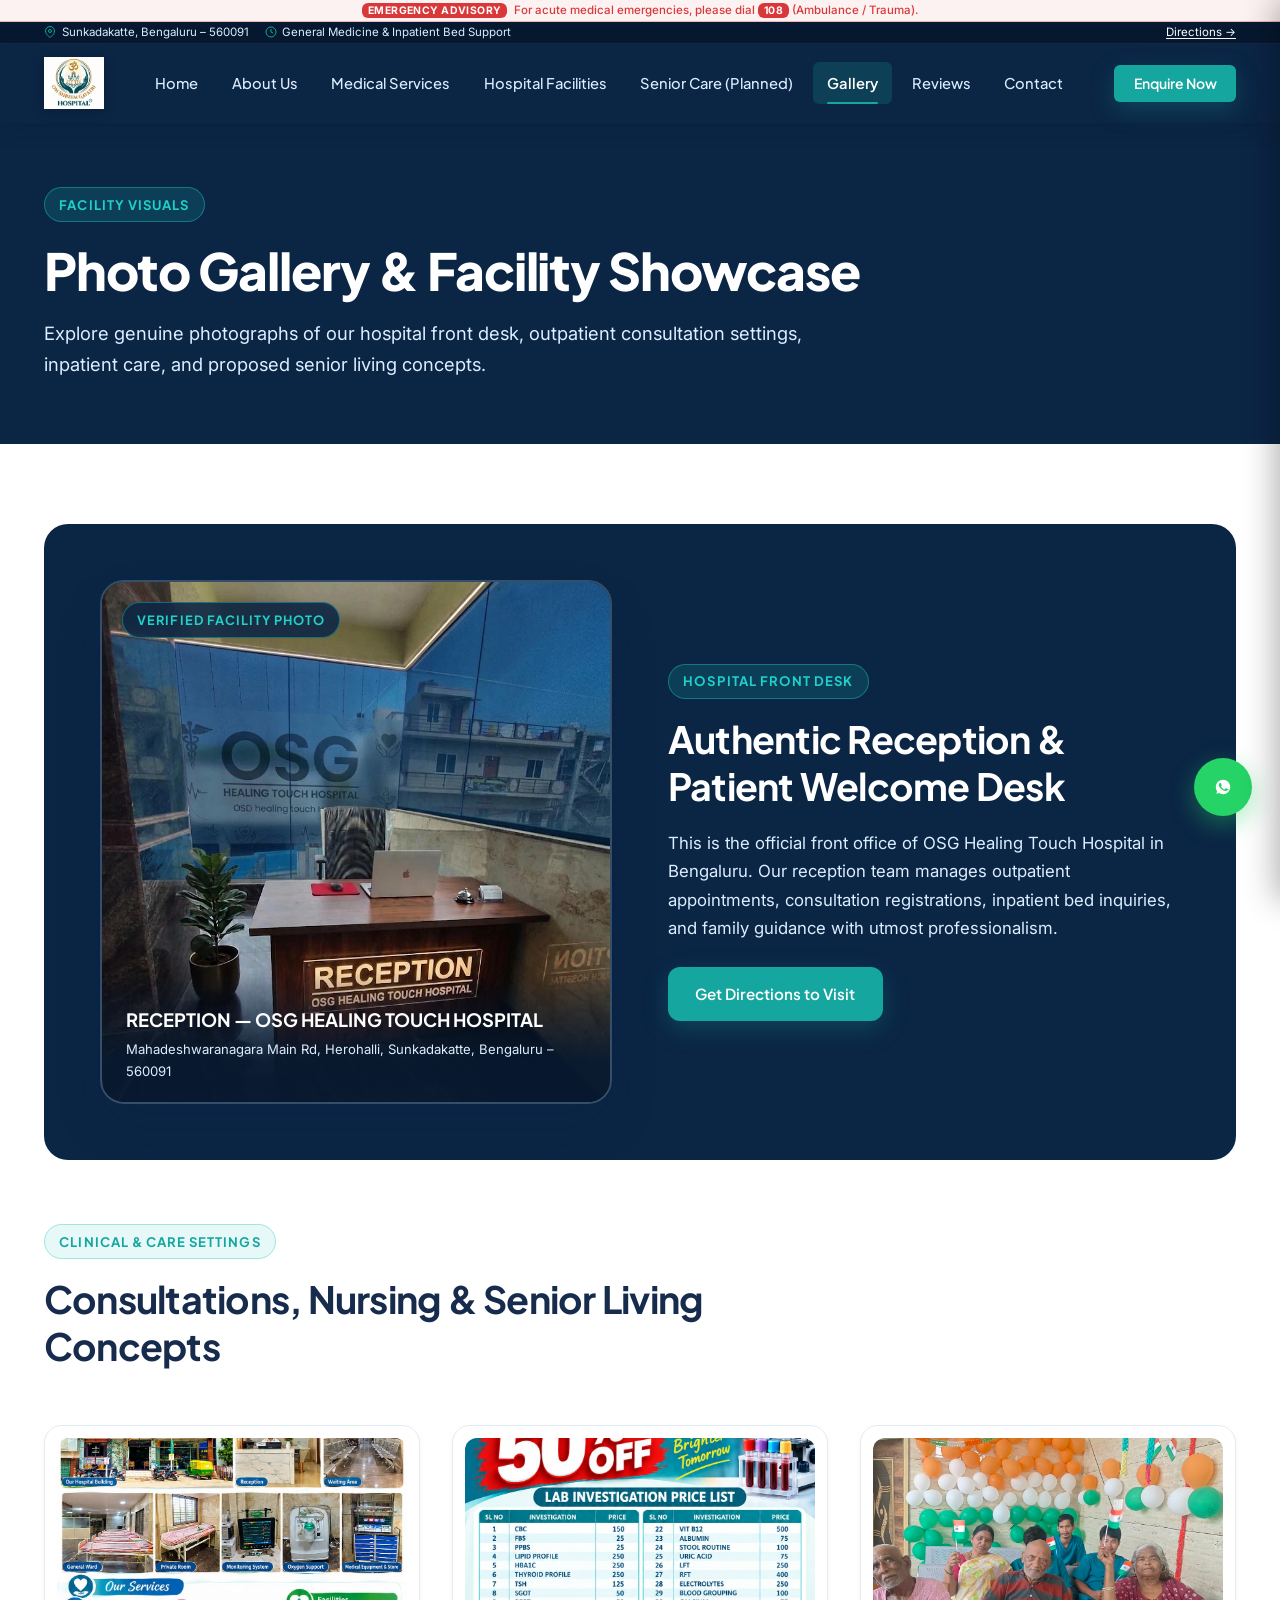
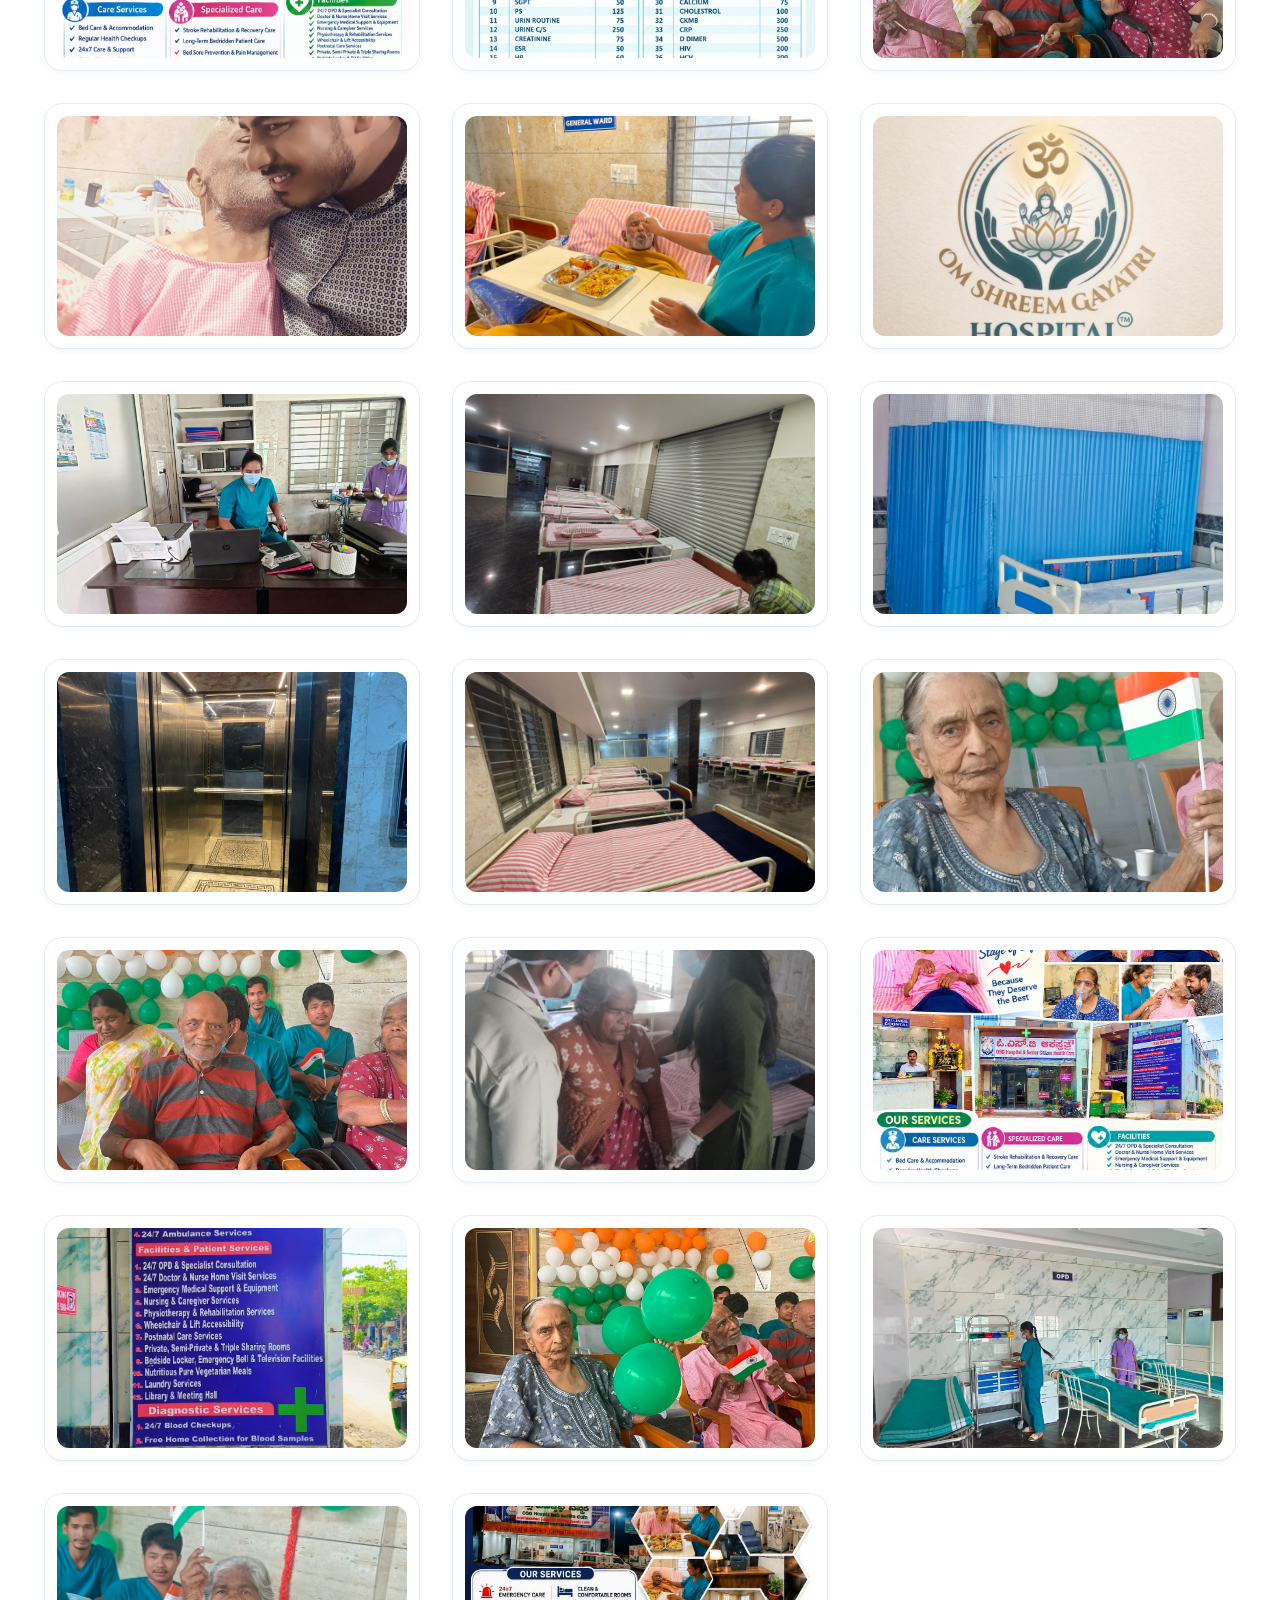
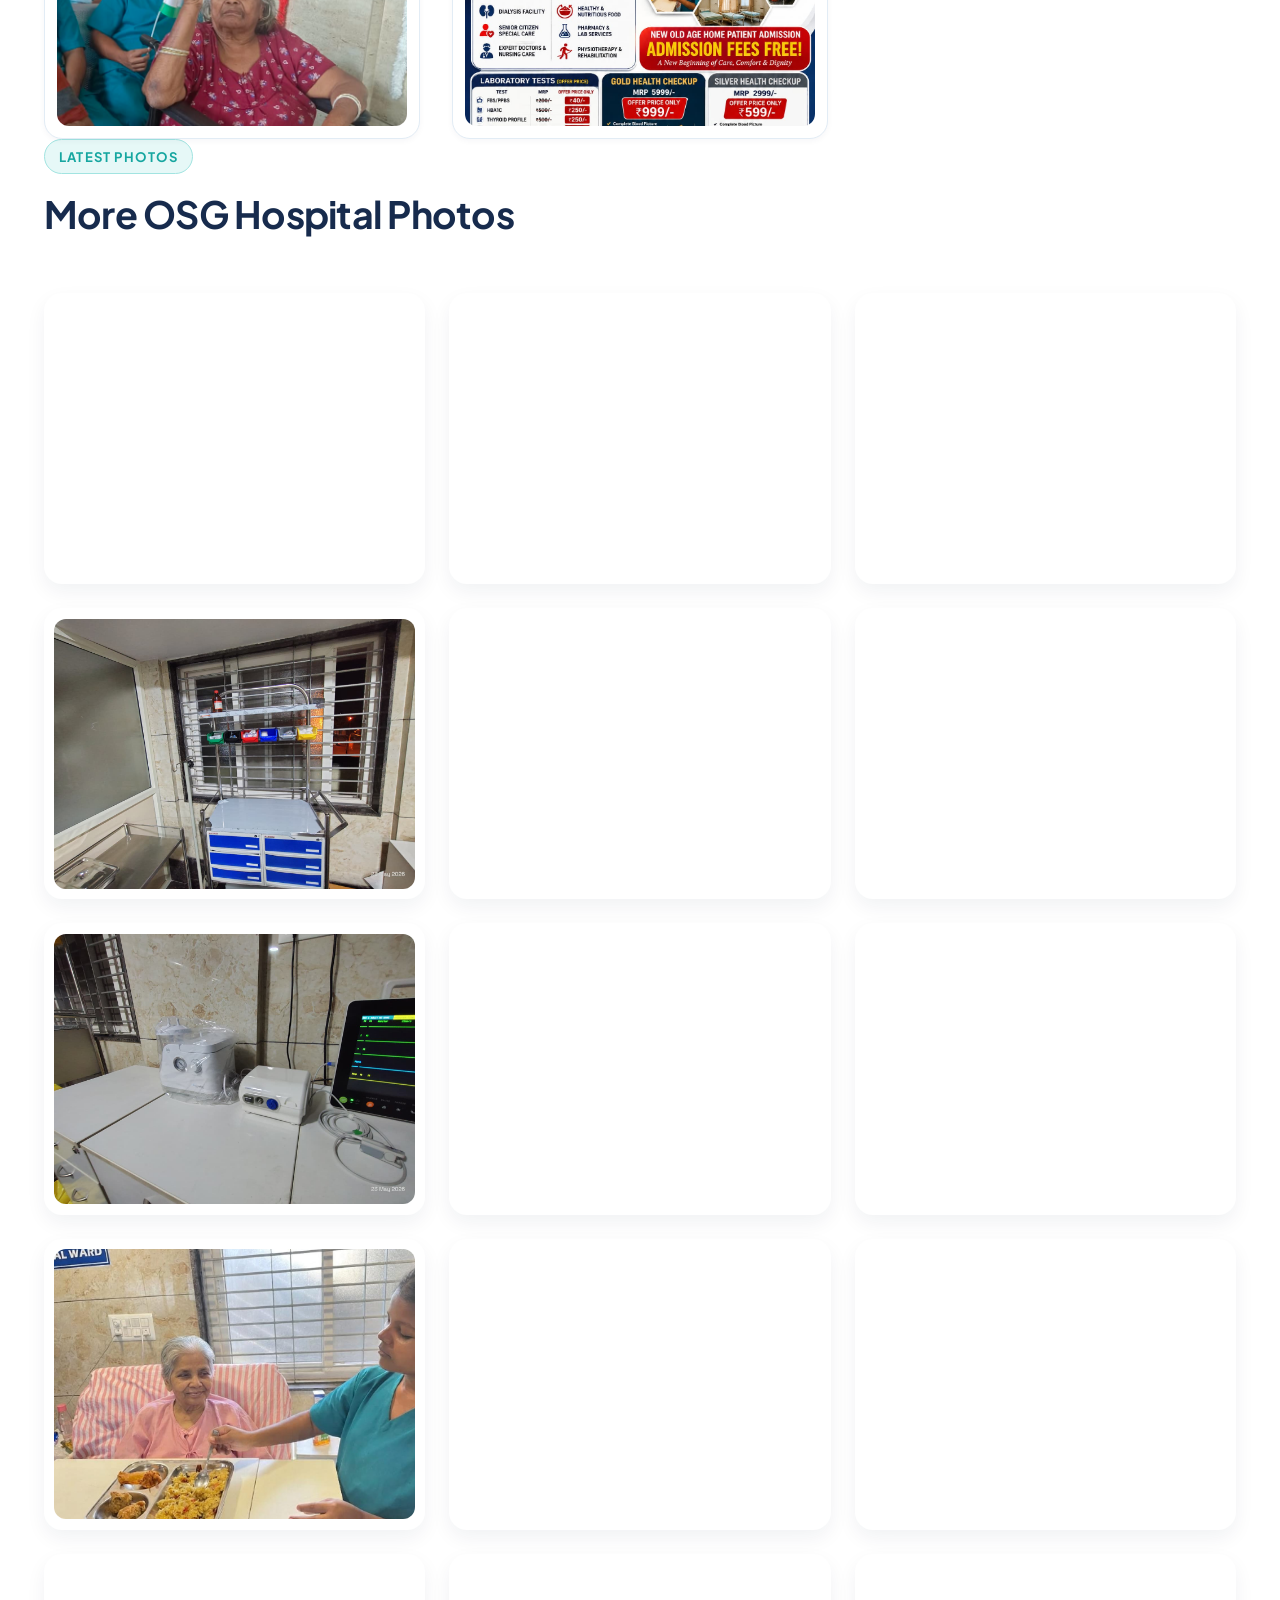
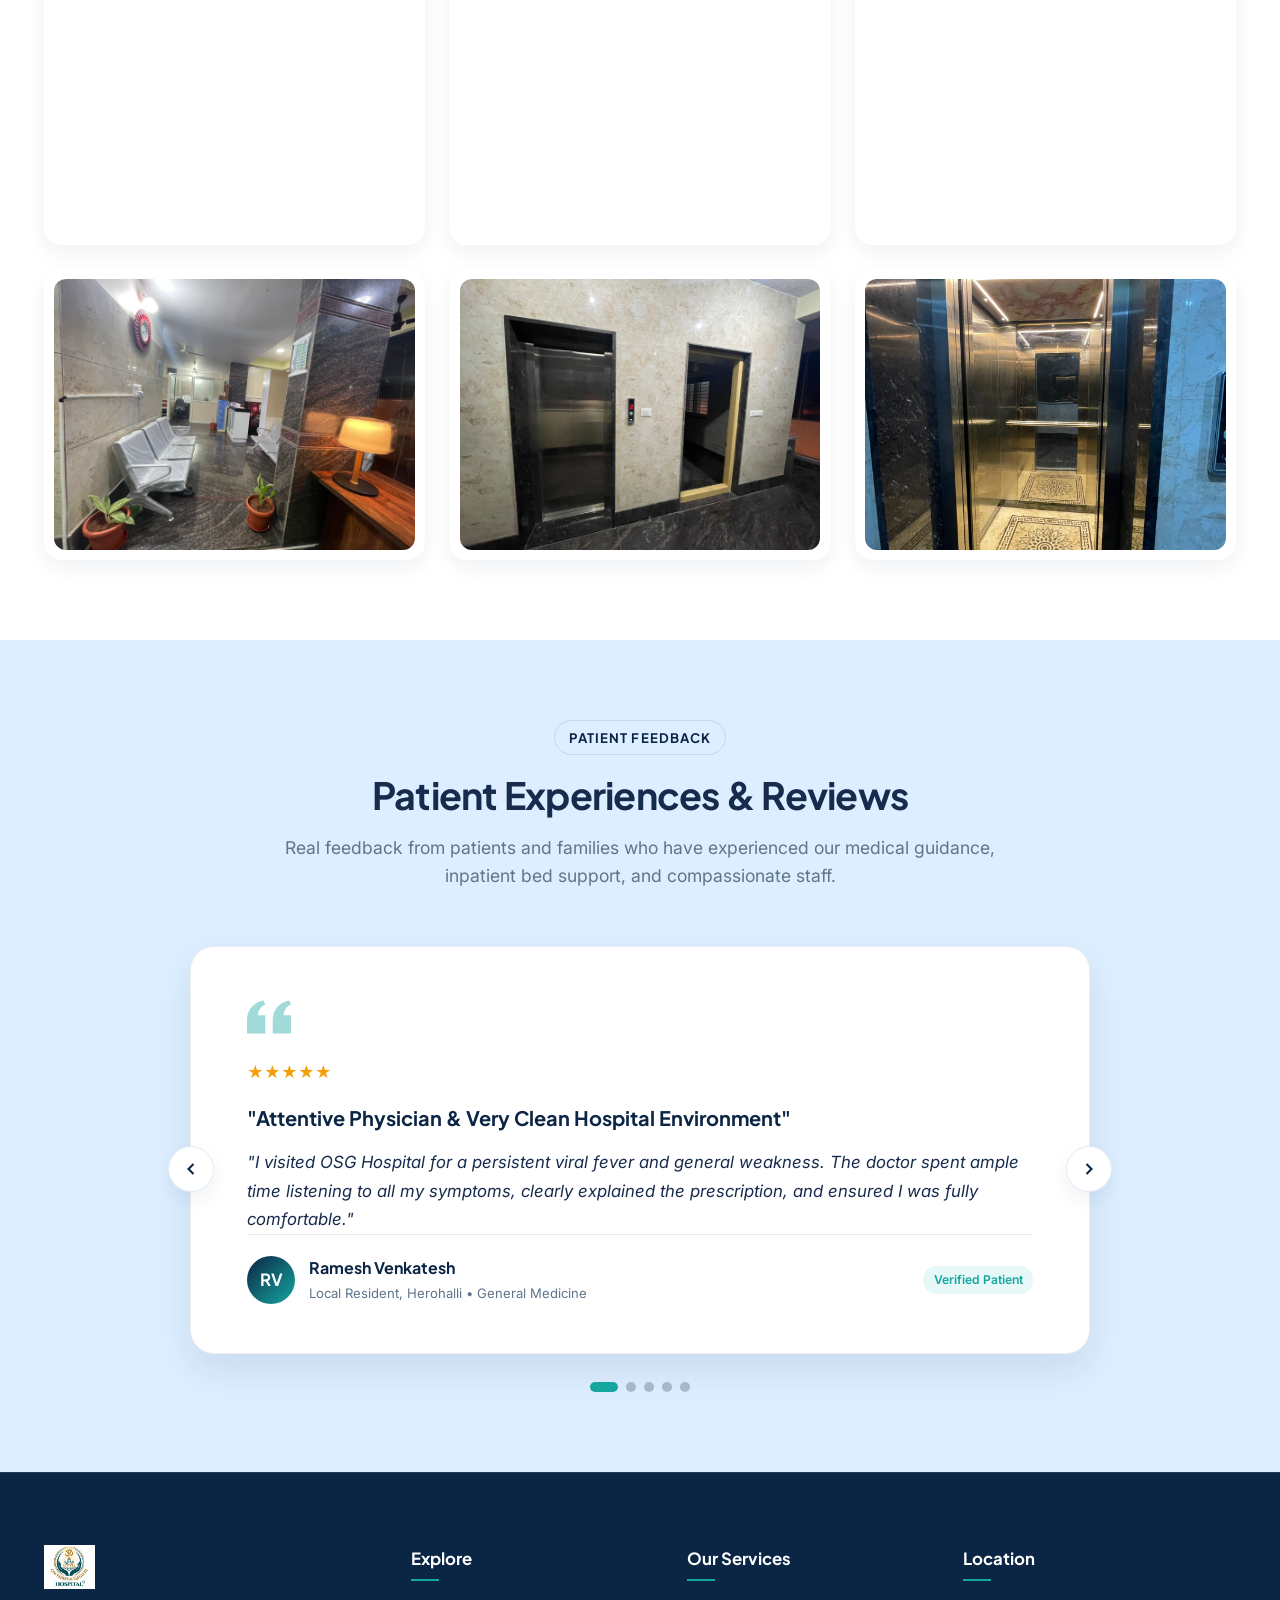
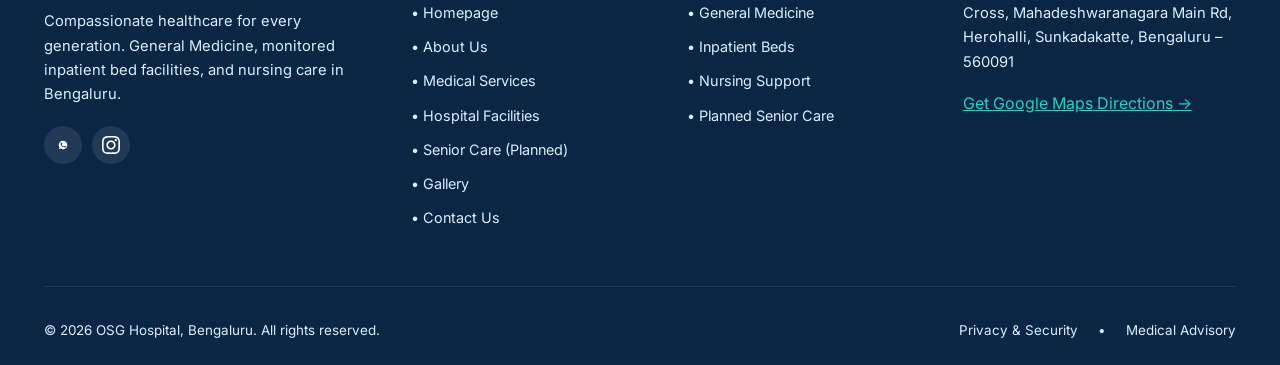
<file: gallery.html>
<!DOCTYPE html>
<html lang="en">
<head>
  <meta charset="UTF-8">
  <meta name="viewport" content="width=device-width, initial-scale=1.0">
  <title>Photo Gallery &amp; Virtual Tour | OSG Hospital Bengaluru</title>
  <meta name="description" content="View the photo gallery of OSG Hospital Bengaluru, featuring our verified reception desk, consultation rooms, inpatient facilities, and planned senior care concepts.">
  <meta name="keywords" content="OSG Hospital gallery, OSG Healing Touch Hospital photos, Hospital reception Bengaluru, Sunkadakatte hospital photos">
  <link rel="canonical" href="https://osghospital.com/gallery.html">

  <meta property="og:type" content="website">
  <meta property="og:title" content="Photo Gallery | OSG Hospital Bengaluru">
  <meta property="og:description" content="Tour our verified hospital front office, patient consultation environments, and proposed senior living concepts.">
  <meta property="og:image" content="assets/images/reception-desk.png">

  <link rel="icon" type="image/svg+xml" href="assets/images/favicon.svg?v=2">
  <link rel="icon" type="image/png" href="assets/images/favicon.png?v=2">
  <link rel="preconnect" href="https://fonts.googleapis.com">
  <link rel="preconnect" href="https://fonts.gstatic.com" crossorigin>
  <link href="https://fonts.googleapis.com/css2?family=Inter:wght@300;400;500;600;700&family=Plus+Jakarta+Sans:wght@500;600;700;800;900&display=swap" rel="stylesheet">
  <link rel="stylesheet" href="assets/css/style.css">
</head>
<body>

  <!-- Top Emergency & Safety Notice Ribbon (Half-Size Compact) -->
  <div class="emergency-bar" role="alert">
    <div class="container">
      <strong>Emergency Advisory</strong>
      <span>For acute medical emergencies, please dial <strong>108</strong> (Ambulance / Trauma).</span>
    </div>
  </div>

  <!-- Top Information Bar (Half-Size Compact) -->
  <div class="top-info-bar">
    <div class="container">
      <div class="top-info-items">
        <span class="top-info-item">
          <svg viewBox="0 0 24 24" fill="none" stroke="currentColor" stroke-width="2"><path d="M21 10c0 7-9 13-9 13s-9-6-9-13a9 9 0 0118 0z"></path><circle cx="12" cy="10" r="3"></circle></svg>
          Sunkadakatte, Bengaluru &ndash; 560091
        </span>
        <span class="top-info-item top-info-hide-mob">
          <svg viewBox="0 0 24 24" fill="none" stroke="currentColor" stroke-width="2"><circle cx="12" cy="12" r="10"></circle><polyline points="12 6 12 12 16 14"></polyline></svg>
          General Medicine &amp; Inpatient Bed Support
        </span>
      </div>
      <div class="top-info-items">
        <a href="https://share.google/vMTb4hacWl4AtbwWm" target="_blank" rel="noopener noreferrer" class="top-info-link">
          Directions &rarr;
        </a>
      </div>
    </div>
  </div>

  <!-- Header -->
  <header class="site-header">
    <div class="container">
      <nav class="navbar" aria-label="Main Navigation">
        <a href="index.html" class="nav-brand">
          <img src="assets/images/logo-white.png" alt="OSG Hospital Logo" class="nav-logo-img">
        </a>
        <div class="nav-menu">
          <a href="index.html" class="nav-link">Home</a>
          <a href="about.html" class="nav-link">About Us</a>
          <a href="services.html" class="nav-link">Medical Services</a>
          <a href="facilities.html" class="nav-link">Hospital Facilities</a>
          <a href="senior-care.html" class="nav-link">Senior Care (Planned)</a>
          <a href="gallery.html" class="nav-link active">Gallery</a>
          <a href="#reviews" class="nav-link">Reviews</a>
          <a href="contact.html" class="nav-link">Contact</a>
        </div>
        <div class="nav-actions">
          <button class="btn btn-teal btn-sm" data-open-modal="enquiryModal">Enquire Now</button>
        </div>
        <button class="nav-toggle" aria-label="Toggle navigation">
          <svg viewBox="0 0 24 24" fill="none" stroke="currentColor" stroke-width="2"><line x1="3" y1="12" x2="21" y2="12"></line><line x1="3" y1="6" x2="21" y2="6"></line><line x1="3" y1="18" x2="21" y2="18"></line></svg>
        </button>
      </nav>
    </div>
  </header>

  <!-- Mobile Drawer -->
  <div class="mobile-nav-backdrop"></div>
  <aside class="mobile-nav-drawer" aria-label="Mobile Navigation">
    <div class="mobile-nav-header">
      <img src="assets/images/logo-white.png" alt="OSG Hospital Logo" style="height: 38px;">
      <button class="mobile-nav-close" aria-label="Close menu">
        <svg width="24" height="24" viewBox="0 0 24 24" fill="none" stroke="currentColor" stroke-width="2"><line x1="18" y1="6" x2="6" y2="18"></line><line x1="6" y1="6" x2="18" y2="18"></line></svg>
      </button>
    </div>
    <div class="mobile-nav-links">
      <a href="index.html" class="nav-link">Home</a>
      <a href="about.html" class="nav-link">About Us</a>
      <a href="services.html" class="nav-link">Medical Services</a>
      <a href="facilities.html" class="nav-link">Hospital Facilities</a>
      <a href="senior-care.html" class="nav-link">Senior Care (Planned)</a>
      <a href="gallery.html" class="nav-link active">Photo Gallery</a>
      <a href="#reviews" class="nav-link">Reviews</a>
      <a href="contact.html" class="nav-link">Contact & Directions</a>
    </div>
    <div class="mobile-nav-footer">
      <button class="btn btn-teal btn-sm" style="width: 100%;" data-open-modal="enquiryModal">Book Consultation</button>
    </div>
  </aside>

  <!-- Hero Header -->
  <section class="section-bg-navy gallery-hero">
    <div class="container">
      <span class="section-badge badge-teal" style="background: rgba(22, 166, 160, 0.2); color: #1FD1C9; border-color: rgba(31, 209, 201, 0.4);">
        Facility Visuals
      </span>
      <h1 style="color: #FFFFFF; margin-bottom: 1rem;">Photo Gallery &amp; Facility Showcase</h1>
      <p style="color: #DCEEFF; max-width: 780px; font-size: 1.15rem; line-height: 1.7;">
        Explore genuine photographs of our hospital front desk, outpatient consultation settings, inpatient care, and proposed senior living concepts.
      </p>
    </div>
  </section>

  <!-- Gallery Section -->
  <section class="section section-bg-white">
    <div class="container">
      
      <!-- Primary Spotlight: Real Reception Desk -->
      <div class="reception-showcase-section gallery-reception-showcase">
        <div class="reception-grid">
          <div class="reception-image-card">
            <span class="reception-tag">Verified Facility Photo</span>
            <img src="assets/images/reception-desk.png" alt="OSG Healing Touch Hospital Reception Desk" class="reception-image">
            <div class="reception-caption-overlay">
              <div class="reception-caption-title">RECEPTION &mdash; OSG HEALING TOUCH HOSPITAL</div>
              <div class="reception-caption-sub">Mahadeshwaranagara Main Rd, Herohalli, Sunkadakatte, Bengaluru &ndash; 560091</div>
            </div>
          </div>
          <div class="reception-info-content">
            <span class="section-badge badge-teal" style="background: rgba(22, 166, 160, 0.2); color: #1FD1C9; border-color: rgba(31, 209, 201, 0.4);">
              Hospital Front Desk
            </span>
            <h2>Authentic Reception &amp; Patient Welcome Desk</h2>
            <p>
              This is the official front office of OSG Healing Touch Hospital in Bengaluru. Our reception team manages outpatient appointments, consultation registrations, inpatient bed inquiries, and family guidance with utmost professionalism.
            </p>
            <div style="margin-top: 1.5rem;">
              <a href="https://share.google/vMTb4hacWl4AtbwWm" target="_blank" rel="noopener noreferrer" class="btn btn-teal">
                Get Directions to Visit
              </a>
            </div>
          </div>
        </div>
      </div>

      <!-- Gallery Grid -->
      <div class="section-header text-left">
        <span class="section-badge badge-teal">Clinical &amp; Care Settings</span>
        <h2 class="section-title">Consultations, Nursing &amp; Senior Living Concepts</h2>
      </div>

      <div class="grid-3">
        <div class="card" style="padding: 0.75rem;">
          <img src="assets/images/1.jpg" alt="Gallery image 1" style="border-radius: var(--radius-md); width: 100%; height: 220px; object-fit: cover; display: block;">
        </div>
        <div class="card" style="padding: 0.75rem;">
          <img src="assets/images/2.jpg" alt="Gallery image 2" style="border-radius: var(--radius-md); width: 100%; height: 220px; object-fit: cover; display: block;">
        </div>
        <div class="card" style="padding: 0.75rem;">
          <img src="assets/images/3.jpg" alt="Gallery image 3" style="border-radius: var(--radius-md); width: 100%; height: 220px; object-fit: cover; display: block;">
        </div>
        <div class="card" style="padding: 0.75rem;">
          <img src="assets/images/4.jpg" alt="Gallery image 4" style="border-radius: var(--radius-md); width: 100%; height: 220px; object-fit: cover; display: block;">
        </div>
        <div class="card" style="padding: 0.75rem;">
          <img src="assets/images/5.jpg" alt="Gallery image 5" style="border-radius: var(--radius-md); width: 100%; height: 220px; object-fit: cover; display: block;">
        </div>
        <div class="card" style="padding: 0.75rem;">
          <img src="assets/images/6.jpg" alt="Gallery image 6" style="border-radius: var(--radius-md); width: 100%; height: 220px; object-fit: cover; display: block;">
        </div>
        <div class="card" style="padding: 0.75rem;">
          <img src="assets/images/7.jpg" alt="Gallery image 7" style="border-radius: var(--radius-md); width: 100%; height: 220px; object-fit: cover; display: block;">
        </div>
        <div class="card" style="padding: 0.75rem;">
          <img src="assets/images/8.jpg" alt="Gallery image 8" style="border-radius: var(--radius-md); width: 100%; height: 220px; object-fit: cover; display: block;">
        </div>
        <div class="card" style="padding: 0.75rem;">
          <img src="assets/images/9.jpg" alt="Gallery image 9" style="border-radius: var(--radius-md); width: 100%; height: 220px; object-fit: cover; display: block;">
        </div>
        <div class="card" style="padding: 0.75rem;">
          <img src="assets/images/10.jpg" alt="Gallery image 10" style="border-radius: var(--radius-md); width: 100%; height: 220px; object-fit: cover; display: block;">
        </div>
        <div class="card" style="padding: 0.75rem;">
          <img src="assets/images/11.jpg" alt="Gallery image 11" style="border-radius: var(--radius-md); width: 100%; height: 220px; object-fit: cover; display: block;">
        </div>
        <div class="card" style="padding: 0.75rem;">
          <img src="assets/images/12.jpg" alt="Gallery image 12" style="border-radius: var(--radius-md); width: 100%; height: 220px; object-fit: cover; display: block;">
        </div>
        <div class="card" style="padding: 0.75rem;">
          <img src="assets/images/13.jpg" alt="Gallery image 13" style="border-radius: var(--radius-md); width: 100%; height: 220px; object-fit: cover; display: block;">
        </div>
        <div class="card" style="padding: 0.75rem;">
          <img src="assets/images/14.jpg" alt="Gallery image 14" style="border-radius: var(--radius-md); width: 100%; height: 220px; object-fit: cover; display: block;">
        </div>
        <div class="card" style="padding: 0.75rem;">
          <img src="assets/images/15.jpg" alt="Gallery image 15" style="border-radius: var(--radius-md); width: 100%; height: 220px; object-fit: cover; display: block;">
        </div>
        <div class="card" style="padding: 0.75rem;">
          <img src="assets/images/16.jpg" alt="Gallery image 16" style="border-radius: var(--radius-md); width: 100%; height: 220px; object-fit: cover; display: block;">
        </div>
        <div class="card" style="padding: 0.75rem;">
          <img src="assets/images/17.jpg" alt="Gallery image 17" style="border-radius: var(--radius-md); width: 100%; height: 220px; object-fit: cover; display: block;">
        </div>
        <div class="card" style="padding: 0.75rem;">
          <img src="assets/images/18.jpg" alt="Gallery image 18" style="border-radius: var(--radius-md); width: 100%; height: 220px; object-fit: cover; display: block;">
        </div>
        <div class="card" style="padding: 0.75rem;">
          <img src="assets/images/19.jpg" alt="Gallery image 19" style="border-radius: var(--radius-md); width: 100%; height: 220px; object-fit: cover; display: block;">
        </div>
        <div class="card" style="padding: 0.75rem;">
          <img src="assets/images/20.jpg" alt="Gallery image 20" style="border-radius: var(--radius-md); width: 100%; height: 220px; object-fit: cover; display: block;">
        </div>
      </div>

      <div class="section-header text-left gallery-new-photos-heading">
        <span class="section-badge badge-teal">Latest Photos</span>
        <h2 class="section-title">More OSG Hospital Photos</h2>
      </div>

      <div class="gallery-photo-grid">
        <figure class="gallery-photo-card"><img src="assets/images/PHOTO-2026-10-20-10-10-16.jpg" alt="OSG Hospital photo, October 20, 2026 at 10:10:16" loading="lazy" decoding="async"></figure>
        <figure class="gallery-photo-card"><img src="assets/images/PHOTO-2026-10-20-10-10-16%20(1).jpg" alt="OSG Hospital photo, October 20, 2026 at 10:10:16, second image" loading="lazy" decoding="async"></figure>
        <figure class="gallery-photo-card"><img src="assets/images/PHOTO-2026-10-20-10-10-17.jpg" alt="OSG Hospital photo, October 20, 2026 at 10:10:17" loading="lazy" decoding="async"></figure>
        <figure class="gallery-photo-card"><img src="assets/images/PHOTO-2026-10-20-10-10-17%20(1).jpg" alt="OSG Hospital photo, October 20, 2026 at 10:10:17, second image" loading="lazy" decoding="async"></figure>
        <figure class="gallery-photo-card"><img src="assets/images/PHOTO-2026-10-20-10-10-18.jpg" alt="OSG Hospital photo, October 20, 2026 at 10:10:18" loading="lazy" decoding="async"></figure>
        <figure class="gallery-photo-card"><img src="assets/images/PHOTO-2026-10-20-10-10-19.jpg" alt="OSG Hospital photo, October 20, 2026 at 10:10:19" loading="lazy" decoding="async"></figure>
        <figure class="gallery-photo-card"><img src="assets/images/PHOTO-2026-10-20-10-10-19%20(1).jpg" alt="OSG Hospital photo, October 20, 2026 at 10:10:19, second image" loading="lazy" decoding="async"></figure>
        <figure class="gallery-photo-card"><img src="assets/images/PHOTO-2026-10-20-10-10-20.jpg" alt="OSG Hospital photo, October 20, 2026 at 10:10:20" loading="lazy" decoding="async"></figure>
        <figure class="gallery-photo-card"><img src="assets/images/PHOTO-2026-10-20-10-44-30.jpg" alt="OSG Hospital photo, October 20, 2026 at 10:44:30" loading="lazy" decoding="async"></figure>
        <figure class="gallery-photo-card"><img src="assets/images/PHOTO-2026-10-20-10-44-32.jpg" alt="OSG Hospital photo, October 20, 2026 at 10:44:32" loading="lazy" decoding="async"></figure>
        <figure class="gallery-photo-card"><img src="assets/images/PHOTO-2026-10-20-10-44-33.jpg" alt="OSG Hospital photo, October 20, 2026 at 10:44:33" loading="lazy" decoding="async"></figure>
        <figure class="gallery-photo-card"><img src="assets/images/PHOTO-2026-10-20-10-44-34.jpg" alt="OSG Hospital photo, October 20, 2026 at 10:44:34" loading="lazy" decoding="async"></figure>
        <figure class="gallery-photo-card"><img src="assets/images/PHOTO-2026-10-20-10-44-35.jpg" alt="OSG Hospital photo, October 20, 2026 at 10:44:35" loading="lazy" decoding="async"></figure>
        <figure class="gallery-photo-card"><img src="assets/images/PHOTO-2026-10-20-10-44-36.jpg" alt="OSG Hospital photo, October 20, 2026 at 10:44:36" loading="lazy" decoding="async"></figure>
        <figure class="gallery-photo-card"><img src="assets/images/PHOTO-2026-10-20-10-44-36%20(1).jpg" alt="OSG Hospital photo, October 20, 2026 at 10:44:36, second image" loading="lazy" decoding="async"></figure>
        <figure class="gallery-photo-card"><img src="assets/images/PHOTO-2026-10-20-10-44-37.jpg" alt="OSG Hospital photo, October 20, 2026 at 10:44:37" loading="lazy" decoding="async"></figure>
        <figure class="gallery-photo-card"><img src="assets/images/PHOTO-2026-10-20-10-44-38.jpg" alt="OSG Hospital photo, October 20, 2026 at 10:44:38" loading="lazy" decoding="async"></figure>
        <figure class="gallery-photo-card"><img src="assets/images/PHOTO-2026-10-20-10-44-39.jpg" alt="OSG Hospital photo, October 20, 2026 at 10:44:39" loading="lazy" decoding="async"></figure>
      </div>
    </div>
  </section>

  <!-- 7. SLIDING REVIEWS CAROUSEL (Directly Above Footer) -->
  <section class="reviews-section" id="reviews">
    <div class="container">
      <div class="section-header">
        <span class="section-badge">Patient Feedback</span>
        <h2 class="section-title">Patient Experiences &amp; Reviews</h2>
        <p class="section-subtitle">
          Real feedback from patients and families who have experienced our medical guidance, inpatient bed support, and compassionate staff.
        </p>
      </div>

      <div class="carousel-container">
        <button class="carousel-nav-btn carousel-prev" aria-label="Previous review">
          <svg width="20" height="20" viewBox="0 0 24 24" fill="none" stroke="currentColor" stroke-width="2.5"><polyline points="15 18 9 12 15 6"></polyline></svg>
        </button>
        <button class="carousel-nav-btn carousel-next" aria-label="Next review">
          <svg width="20" height="20" viewBox="0 0 24 24" fill="none" stroke="currentColor" stroke-width="2.5"><polyline points="9 18 15 12 9 6"></polyline></svg>
        </button>

        <div class="carousel-viewport">
          <div class="carousel-track">
            <!-- Review 1 -->
            <div class="carousel-slide">
              <div>
                <svg class="review-quote-icon" viewBox="0 0 24 24" fill="currentColor"><path d="M14.017 21v-7.391c0-5.704 3.731-9.57 8.983-10.609l.995 2.151c-2.432.917-3.995 3.638-3.995 5.849h4v10h-9.983zm-14.017 0v-7.391c0-5.704 3.748-9.57 9-10.609l.996 2.151c-2.433.917-3.996 3.638-3.996 5.849h3.983v10h-9.983z"/></svg>
                <div class="review-stars">★★★★★</div>
                <div class="review-highlight">"Attentive Physician &amp; Very Clean Hospital Environment"</div>
                <p class="review-body">
                  "I visited OSG Hospital for a persistent viral fever and general weakness. The doctor spent ample time listening to all my symptoms, clearly explained the prescription, and ensured I was fully comfortable."
                </p>
              </div>
              <div class="review-author-wrap">
                <div class="review-author-info">
                  <div class="author-avatar">RV</div>
                  <div>
                    <div class="author-name">Ramesh Venkatesh</div>
                    <div class="author-meta">Local Resident, Herohalli &bull; General Medicine</div>
                  </div>
                </div>
                <span class="verified-pill">Verified Patient</span>
              </div>
            </div>

            <!-- Review 2 -->
            <div class="carousel-slide">
              <div>
                <svg class="review-quote-icon" viewBox="0 0 24 24" fill="currentColor"><path d="M14.017 21v-7.391c0-5.704 3.731-9.57 8.983-10.609l.995 2.151c-2.432.917-3.995 3.638-3.995 5.849h4v10h-9.983zm-14.017 0v-7.391c0-5.704 3.748-9.57 9-10.609l.996 2.151c-2.433.917-3.996 3.638-3.996 5.849h3.983v10h-9.983z"/></svg>
                <div class="review-stars">★★★★★</div>
                <div class="review-highlight">"Exceptional Nursing Care &amp; Dedicated Inpatient Observation"</div>
                <p class="review-body">
                  "My mother needed admission for two days under medical observation. The inpatient bed facility was spotless, hygienic, and peaceful. The nursing team checked her vitals diligently throughout the day and night."
                </p>
              </div>
              <div class="review-author-wrap">
                <div class="review-author-info">
                  <div class="author-avatar">AR</div>
                  <div>
                    <div class="author-name">Ananya M. Rao</div>
                    <div class="author-meta">Caregiver Daughter &bull; Inpatient Beds</div>
                  </div>
                </div>
                <span class="verified-pill">Verified Family</span>
              </div>
            </div>

            <!-- Review 3 -->
            <div class="carousel-slide">
              <div>
                <svg class="review-quote-icon" viewBox="0 0 24 24" fill="currentColor"><path d="M14.017 21v-7.391c0-5.704 3.731-9.57 8.983-10.609l.995 2.151c-2.432.917-3.995 3.638-3.995 5.849h4v10h-9.983zm-14.017 0v-7.391c0-5.704 3.748-9.57 9-10.609l.996 2.151c-2.433.917-3.996 3.638-3.996 5.849h3.983v10h-9.983z"/></svg>
                <div class="review-stars">★★★★★</div>
                <div class="review-highlight">"Dignified Healthcare Guidance for Senior Citizens"</div>
                <p class="review-body">
                  "Finding a hospital where doctors genuinely respect elderly patients and take time to speak in simple terms is rare. The consultation for my father's age-related health check-up was thorough."
                </p>
              </div>
              <div class="review-author-wrap">
                <div class="review-author-info">
                  <div class="author-avatar">SG</div>
                  <div>
                    <div class="author-name">Shivakumar Gowda</div>
                    <div class="author-meta">Bengaluru &bull; Senior Healthcare Consultation</div>
                  </div>
                </div>
                <span class="verified-pill">Verified Patient</span>
              </div>
            </div>

            <!-- Review 4 -->
            <div class="carousel-slide">
              <div>
                <svg class="review-quote-icon" viewBox="0 0 24 24" fill="currentColor"><path d="M14.017 21v-7.391c0-5.704 3.731-9.57 8.983-10.609l.995 2.151c-2.432.917-3.995 3.638-3.995 5.849h4v10h-9.983zm-14.017 0v-7.391c0-5.704 3.748-9.57 9-10.609l.996 2.151c-2.433.917-3.996 3.638-3.996 5.849h3.983v10h-9.983z"/></svg>
                <div class="review-stars">★★★★★</div>
                <div class="review-highlight">"Honest, Transparent &amp; Patient-Centered Hospital"</div>
                <p class="review-body">
                  "What sets OSG Hospital apart is their absolute honesty and ethical medical approach. From the warm reception desk to the consulting doctor, everyone is transparent about care plans and charges."
                </p>
              </div>
              <div class="review-author-wrap">
                <div class="review-author-info">
                  <div class="author-avatar">GN</div>
                  <div>
                    <div class="author-name">Geetha Narayanan</div>
                    <div class="author-meta">Mahadeshwaranagara &bull; General Consultation</div>
                  </div>
                </div>
                <span class="verified-pill">Verified Patient</span>
              </div>
            </div>

            <!-- Review 5 -->
            <div class="carousel-slide">
              <div>
                <svg class="review-quote-icon" viewBox="0 0 24 24" fill="currentColor"><path d="M14.017 21v-7.391c0-5.704 3.731-9.57 8.983-10.609l.995 2.151c-2.432.917-3.995 3.638-3.995 5.849h4v10h-9.983zm-14.017 0v-7.391c0-5.704 3.748-9.57 9-10.609l.996 2.151c-2.433.917-3.996 3.638-3.996 5.849h3.983v10h-9.983z"/></svg>
                <div class="review-stars">★★★★★</div>
                <div class="review-highlight">"Prompt Attention &amp; Compassionate Staff"</div>
                <p class="review-body">
                  "We visited for my uncle's routine check-up and follow-up consultation. The registration process was quick and smooth, the waiting lounge was airy and clean, and the doctor gave practical lifestyle and diet advice."
                </p>
              </div>
              <div class="review-author-wrap">
                <div class="review-author-info">
                  <div class="author-avatar">KA</div>
                  <div>
                    <div class="author-name">Dr. K. Anand</div>
                    <div class="author-meta">Family Caregiver &bull; Preventive Care</div>
                  </div>
                </div>
                <span class="verified-pill">Verified Family</span>
              </div>
            </div>
          </div>
        </div>

        <div class="carousel-dots">
          <button class="carousel-dot active" aria-label="Slide 1"></button>
          <button class="carousel-dot" aria-label="Slide 2"></button>
          <button class="carousel-dot" aria-label="Slide 3"></button>
          <button class="carousel-dot" aria-label="Slide 4"></button>
          <button class="carousel-dot" aria-label="Slide 5"></button>
        </div>
      </div>
    </div>
  </section>

  <!-- Footer -->
  <footer class="site-footer">
    <div class="container">
      <div class="footer-grid">
        <div class="footer-col">
          <img src="assets/images/logo-white.png" alt="OSG Hospital Logo" style="height: 44px; margin-bottom: 1.25rem;">
          <p>
            Compassionate healthcare for every generation. General Medicine, monitored inpatient bed facilities, and nursing care in Bengaluru.
          </p>
          <div class="footer-social-links">
            <a href="https://wa.me/919304853619?text=Hello%20OSG%20Hospital" target="_blank" rel="noopener noreferrer" class="social-icon-btn" aria-label="WhatsApp">
              <svg width="18" height="18" viewBox="0 0 24 24" fill="currentColor"><path d="M12.031 6.172c-3.181 0-5.767 2.586-5.768 5.766-.001 1.298.38 2.27 1.019 3.287l-.582 2.128 2.182-.573c.978.58 1.911.928 3.145.929 3.178 0 5.767-2.587 5.768-5.766.001-3.187-2.575-5.77-5.764-5.771zm3.392 8.244c-.144.405-.837.774-1.17.824-.311.045-.698.06-2.022-.487-1.691-.7-2.766-2.45-2.85-2.562-.084-.112-.686-.913-.686-1.741 0-.829.434-1.238.587-1.408.154-.17.336-.213.448-.213.112 0 .224.001.321.006.104.005.244-.04.382.291.144.344.49 1.19.533 1.277.043.087.072.19.014.305-.058.115-.088.187-.174.288-.087.101-.183.226-.262.304-.088.087-.18.182-.077.359.102.176.456.75 1.05 1.28.766.683 1.411.894 1.613.995.202.101.32.087.439-.05.118-.137.507-.59.642-.792.135-.202.27-.169.456-.101.186.068 1.181.557 1.384.658.203.102.338.152.389.237.05.085.05.492-.094.897z"/></svg>
            </a>
            <a href="https://www.instagram.com/osghospital/" target="_blank" rel="noopener noreferrer" class="social-icon-btn" aria-label="Instagram">
              <svg width="18" height="18" viewBox="0 0 24 24" fill="currentColor"><path d="M12 2.163c3.204 0 3.584.012 4.85.07 3.252.148 4.771 1.691 4.919 4.919.058 1.265.069 1.645.069 4.849 0 3.205-.012 3.584-.069 4.849-.149 3.225-1.664 4.771-4.919 4.919-1.266.058-1.644.07-4.85.07-3.204 0-3.584-.012-4.849-.07-3.26-.149-4.771-1.699-4.919-4.92-.058-1.265-.07-1.644-.07-4.849 0-3.204.013-3.583.07-4.849.149-3.227 1.664-4.771 4.919-4.919 1.266-.057 1.645-.069 4.849-.069zm0-2.163c-3.259 0-3.667.014-4.947.072-4.358.2-6.78 2.618-6.98 6.98-.059 1.281-.073 1.689-.073 4.948 0 3.259.014 3.668.072 4.948.2 4.358 2.618 6.78 6.98 6.98 1.281.058 1.689.072 4.948.072 3.259 0 3.668-.014 4.948-.072 4.354-.2 6.782-2.618 6.979-6.98.059-1.28.073-1.689.073-4.948 0-3.259-.014-3.667-.072-4.947-.196-4.354-2.617-6.78-6.979-6.98-1.281-.059-1.69-.073-4.949-.073zm0 5.838c-3.403 0-6.162 2.759-6.162 6.162s2.759 6.163 6.162 6.163 6.162-2.759 6.162-6.163c0-3.403-2.759-6.162-6.162-6.162zm0 10.162c-2.209 0-4-1.79-4-4 0-2.209 1.791-4 4-4s4 1.791 4 4c0 2.21-1.791 4-4 4zm6.406-11.845c-.796 0-1.441.645-1.441 1.44s.645 1.44 1.441 1.44c.795 0 1.439-.645 1.439-1.44s-.644-1.44-1.439-1.44z"/></svg>
            </a>
          </div>
        </div>

        <div class="footer-col">
          <div class="footer-title">Explore</div>
          <div class="footer-links">
            <a href="index.html">&bull; Homepage</a>
            <a href="about.html">&bull; About Us</a>
            <a href="services.html">&bull; Medical Services</a>
            <a href="facilities.html">&bull; Hospital Facilities</a>
            <a href="senior-care.html">&bull; Senior Care (Planned)</a>
            <a href="gallery.html">&bull; Gallery</a>
            <a href="contact.html">&bull; Contact Us</a>
          </div>
        </div>

        <div class="footer-col">
          <div class="footer-title">Our Services</div>
          <div class="footer-links">
            <a href="services.html#general-medicine">&bull; General Medicine</a>
            <a href="services.html#inpatient-beds">&bull; Inpatient Beds</a>
            <a href="services.html#nursing-care">&bull; Nursing Support</a>
            <a href="senior-care.html">&bull; Planned Senior Care</a>
          </div>
        </div>

        <div class="footer-col">
          <div class="footer-title">Location</div>
          <p>Cross, Mahadeshwaranagara Main Rd, Herohalli, Sunkadakatte, Bengaluru &ndash; 560091</p>
          <a href="https://share.google/vMTb4hacWl4AtbwWm" target="_blank" rel="noopener noreferrer" style="color: #1FD1C9; text-decoration: underline;">
            Get Google Maps Directions &rarr;
          </a>
        </div>
      </div>

      <div class="footer-bottom">
        <div>&copy; 2026 OSG Hospital, Bengaluru. All rights reserved.</div>
        <div class="footer-legal-links">
          <a href="privacy.html">Privacy &amp; Security</a>
          <span>&bull;</span>
          <a href="privacy.html#disclaimer">Medical Advisory</a>
        </div>
      </div>
    </div>
  </footer>

  <!-- Floating Actions -->
  <div class="floating-actions">
    <a href="https://wa.me/919304853619?text=Hello%20OSG%20Hospital" target="_blank" rel="noopener noreferrer" class="whatsapp-float" aria-label="Chat on WhatsApp">
      <span class="whatsapp-tooltip">Chat on WhatsApp</span>
      <svg viewBox="0 0 24 24"><path d="M12.031 6.172c-3.181 0-5.767 2.586-5.768 5.766-.001 1.298.38 2.27 1.019 3.287l-.582 2.128 2.182-.573c.978.58 1.911.928 3.145.929 3.178 0 5.767-2.587 5.768-5.766.001-3.187-2.575-5.77-5.764-5.771zm3.392 8.244c-.144.405-.837.774-1.17.824-.311.045-.698.06-2.022-.487-1.691-.7-2.766-2.45-2.85-2.562-.084-.112-.686-.913-.686-1.741 0-.829.434-1.238.587-1.408.154-.17.336-.213.448-.213.112 0 .224.001.321.006.104.005.244-.04.382.291.144.344.49 1.19.533 1.277.043.087.072.19.014.305-.058.115-.088.187-.174.288-.087.101-.183.226-.262.304-.088.087-.18.182-.077.359.102.176.456.75 1.05 1.28.766.683 1.411.894 1.613.995.202.101.32.087.439-.05.118-.137.507-.59.642-.792.135-.202.27-.169.456-.101.186.068 1.181.557 1.384.658.203.102.338.152.389.237.05.085.05.492-.094.897z"/></svg>
    </a>
    <button class="back-to-top" aria-label="Back to top">
      <svg width="20" height="20" viewBox="0 0 24 24" fill="none" stroke="currentColor" stroke-width="2.5"><polyline points="18 15 12 9 6 15"></polyline></svg>
    </button>
  </div>

  <!-- Modal -->
  <div class="modal-overlay" id="enquiryModal" role="dialog" aria-modal="true">
    <div class="modal-card">
      <button class="modal-close-btn" data-close-modal aria-label="Close modal">
        <svg width="22" height="22" viewBox="0 0 24 24" fill="none" stroke="currentColor" stroke-width="2"><line x1="18" y1="6" x2="6" y2="18"></line><line x1="6" y1="6" x2="18" y2="18"></line></svg>
      </button>
      <span class="section-badge badge-teal">Care Desk</span>
      <h3 style="color: var(--header-nav); margin-bottom: 0.5rem;">Enquire with OSG Hospital</h3>
      <p style="color: var(--secondary-text); font-size: 0.92rem; margin-bottom: 1.5rem;">
        Contact our team regarding doctor consultations or inpatient facilities.
      </p>
      <form data-form-type="modal-enquiry">
        <div class="form-group">
          <label class="form-label">Full Name *</label>
          <input type="text" name="name" class="form-control" required placeholder="Your Name">
        </div>
        <div class="form-group">
          <label class="form-label">Phone Number *</label>
          <input type="tel" name="phone" class="form-control" required placeholder="10-digit mobile number">
        </div>
        <div class="form-group">
          <label class="form-label">Service *</label>
          <select id="modalServiceSelect" name="service" class="form-control" required>
            <option value="General Consultation">General Consultation</option>
            <option value="Inpatient Bed Facility">Inpatient Bed Facility</option>
            <option value="Planned Old Age Home">Planned Old Age Home</option>
          </select>
        </div>
        <div class="form-group">
          <label class="form-label">Message</label>
          <textarea name="message" class="form-control" placeholder="Questions or details..."></textarea>
        </div>
        <button type="submit" class="btn btn-teal btn-lg" style="width: 100%;">Submit &amp; Open WhatsApp</button>
      </form>
    </div>
  </div>

  <script src="assets/js/main.js"></script>
</body>
</html>
</file>
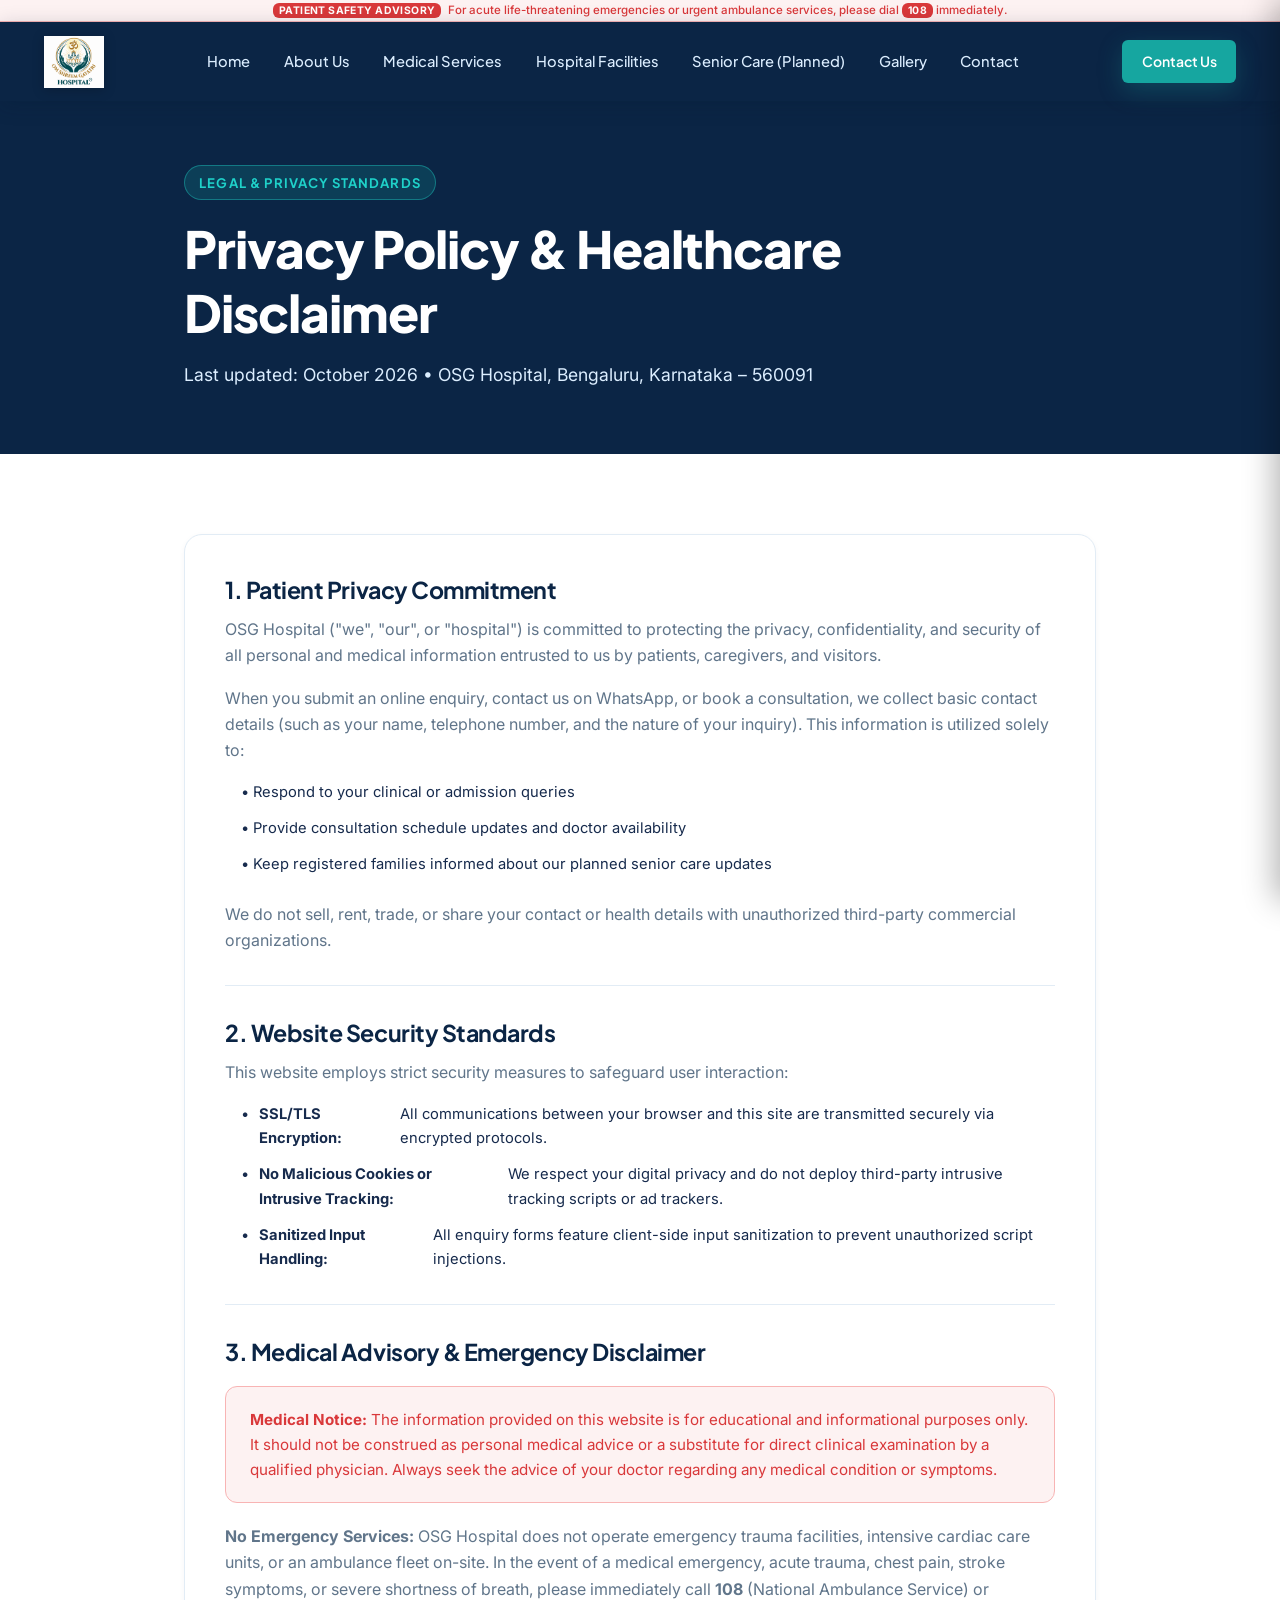
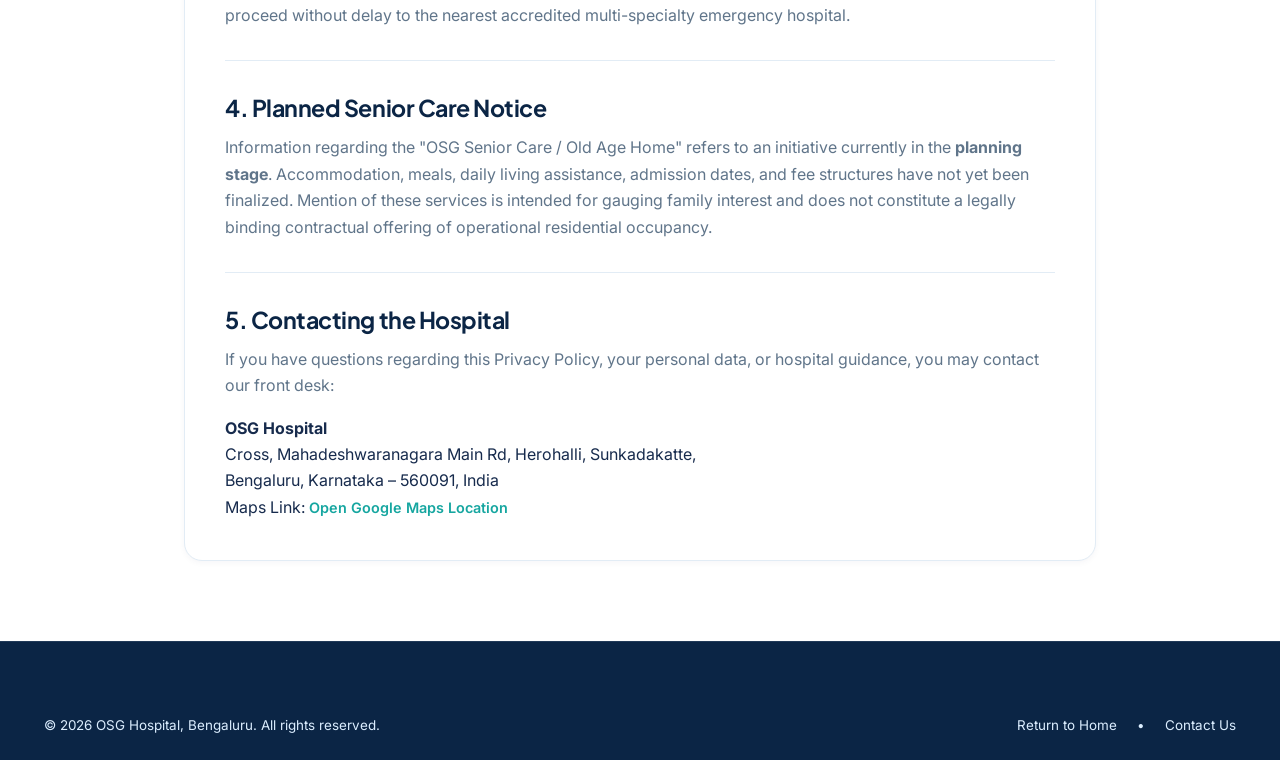
<file: privacy.html>
<!DOCTYPE html>
<html lang="en">
<head>
  <meta charset="UTF-8">
  <meta name="viewport" content="width=device-width, initial-scale=1.0">
  <title>Privacy Policy &amp; Medical Disclaimer | OSG Hospital</title>
  <meta name="description" content="Privacy Policy, website security standards, patient confidentiality, and medical advisory disclaimer for OSG Hospital Bengaluru.">
  <meta name="keywords" content="OSG Hospital privacy policy, patient confidentiality, healthcare disclaimer, data protection">
  <link rel="canonical" href="https://osghospital.com/privacy.html">

  <link rel="icon" type="image/svg+xml" href="assets/images/favicon.svg?v=2">
  <link rel="icon" type="image/png" href="assets/images/favicon.png?v=2">
  <link rel="preconnect" href="https://fonts.googleapis.com">
  <link rel="preconnect" href="https://fonts.gstatic.com" crossorigin>
  <link href="https://fonts.googleapis.com/css2?family=Inter:wght@300;400;500;600;700&family=Plus+Jakarta+Sans:wght@500;600;700;800;900&display=swap" rel="stylesheet">
  <link rel="stylesheet" href="assets/css/style.css">
</head>
<body>

  <!-- Safety Notice -->
  <div class="emergency-bar" role="alert">
    <div class="container">
      <strong>Patient Safety Advisory</strong>
      <span>For acute life-threatening emergencies or urgent ambulance services, please dial <strong>108</strong> immediately.</span>
    </div>
  </div>

  <!-- Header -->
  <header class="site-header">
    <div class="container">
      <nav class="navbar" aria-label="Main Navigation">
        <a href="index.html" class="nav-brand">
          <img src="assets/images/logo-white.png" alt="OSG Hospital Logo" class="nav-logo-img">
        </a>
        <div class="nav-menu">
          <a href="index.html" class="nav-link">Home</a>
          <a href="about.html" class="nav-link">About Us</a>
          <a href="services.html" class="nav-link">Medical Services</a>
          <a href="facilities.html" class="nav-link">Hospital Facilities</a>
          <a href="senior-care.html" class="nav-link">Senior Care (Planned)</a>
          <a href="gallery.html" class="nav-link">Gallery</a>
          <a href="contact.html" class="nav-link">Contact</a>
        </div>
        <div class="nav-actions">
          <a href="contact.html" class="btn btn-teal btn-sm">Contact Us</a>
        </div>
        <button class="nav-toggle" aria-label="Toggle navigation">
          <svg viewBox="0 0 24 24" fill="none" stroke="currentColor" stroke-width="2"><line x1="3" y1="12" x2="21" y2="12"></line><line x1="3" y1="6" x2="21" y2="6"></line><line x1="3" y1="18" x2="21" y2="18"></line></svg>
        </button>
      </nav>
    </div>
  </header>

  <!-- Mobile Drawer -->
  <div class="mobile-nav-backdrop"></div>
  <aside class="mobile-nav-drawer" aria-label="Mobile Navigation">
    <div class="mobile-nav-header">
      <img src="assets/images/logo-white.png" alt="OSG Hospital Logo" style="height: 38px;">
      <button class="mobile-nav-close" aria-label="Close menu">
        <svg width="24" height="24" viewBox="0 0 24 24" fill="none" stroke="currentColor" stroke-width="2"><line x1="18" y1="6" x2="6" y2="18"></line><line x1="6" y1="6" x2="18" y2="18"></line></svg>
      </button>
    </div>
    <div class="mobile-nav-links">
      <a href="index.html" class="nav-link">Home</a>
      <a href="about.html" class="nav-link">About Us</a>
      <a href="services.html" class="nav-link">Medical Services</a>
      <a href="facilities.html" class="nav-link">Hospital Facilities</a>
      <a href="senior-care.html" class="nav-link">Senior Care (Planned)</a>
      <a href="gallery.html" class="nav-link">Gallery</a>
      <a href="contact.html" class="nav-link">Contact</a>
    </div>
  </aside>

  <!-- Hero Header -->
  <section class="section-bg-navy" style="padding: 4rem 0;">
    <div class="container container-narrow">
      <span class="section-badge badge-teal" style="background: rgba(22, 166, 160, 0.2); color: #1FD1C9; border-color: rgba(31, 209, 201, 0.4);">
        Legal &amp; Privacy Standards
      </span>
      <h1 style="color: #FFFFFF; margin-bottom: 1rem;">Privacy Policy &amp; Healthcare Disclaimer</h1>
      <p style="color: #DCEEFF; font-size: 1.1rem; line-height: 1.7;">
        Last updated: October 2026 &bull; OSG Hospital, Bengaluru, Karnataka &ndash; 560091
      </p>
    </div>
  </section>

  <!-- Legal Body -->
  <section class="section section-bg-white">
    <div class="container container-narrow">
      <div style="background: #FFFFFF; border-radius: var(--radius-lg); padding: 2.5rem; border: 1px solid var(--border-light); box-shadow: var(--shadow-sm);">
        
        <!-- 1. Patient Data Privacy -->
        <h2 style="color: var(--header-nav); font-size: 1.45rem; margin-bottom: 0.75rem;">1. Patient Privacy Commitment</h2>
        <p>
          OSG Hospital ("we", "our", or "hospital") is committed to protecting the privacy, confidentiality, and security of all personal and medical information entrusted to us by patients, caregivers, and visitors.
        </p>
        <p>
          When you submit an online enquiry, contact us on WhatsApp, or book a consultation, we collect basic contact details (such as your name, telephone number, and the nature of your inquiry). This information is utilized solely to:
        </p>
        <ul class="feature-list" style="margin: 1rem 0 1.5rem 1rem;">
          <li class="feature-item">&bull; Respond to your clinical or admission queries</li>
          <li class="feature-item">&bull; Provide consultation schedule updates and doctor availability</li>
          <li class="feature-item">&bull; Keep registered families informed about our planned senior care updates</li>
        </ul>
        <p>
          We do not sell, rent, trade, or share your contact or health details with unauthorized third-party commercial organizations.
        </p>

        <hr style="border: 0; border-top: 1px solid var(--border-light); margin: 2rem 0;">

        <!-- 2. Website Security -->
        <h2 style="color: var(--header-nav); font-size: 1.45rem; margin-bottom: 0.75rem;">2. Website Security Standards</h2>
        <p>
          This website employs strict security measures to safeguard user interaction:
        </p>
        <ul class="feature-list" style="margin: 1rem 0 1.5rem 1rem;">
          <li class="feature-item">&bull; <strong>SSL/TLS Encryption:</strong> All communications between your browser and this site are transmitted securely via encrypted protocols.</li>
          <li class="feature-item">&bull; <strong>No Malicious Cookies or Intrusive Tracking:</strong> We respect your digital privacy and do not deploy third-party intrusive tracking scripts or ad trackers.</li>
          <li class="feature-item">&bull; <strong>Sanitized Input Handling:</strong> All enquiry forms feature client-side input sanitization to prevent unauthorized script injections.</li>
        </ul>

        <hr style="border: 0; border-top: 1px solid var(--border-light); margin: 2rem 0;">

        <!-- 3. Medical Advisory Disclaimer -->
        <h2 id="disclaimer" style="color: var(--header-nav); font-size: 1.45rem; margin-bottom: 0.75rem;">3. Medical Advisory &amp; Emergency Disclaimer</h2>
        <div style="background-color: var(--alert-red-bg); padding: 1.25rem 1.5rem; border-radius: var(--radius-md); border: 1px solid var(--alert-red-border); margin: 1.25rem 0;">
          <p style="color: var(--alert-red); font-size: 0.95rem; margin: 0; line-height: 1.65;">
            <strong>Medical Notice:</strong> The information provided on this website is for educational and informational purposes only. It should not be construed as personal medical advice or a substitute for direct clinical examination by a qualified physician. Always seek the advice of your doctor regarding any medical condition or symptoms.
          </p>
        </div>
        <p>
          <strong>No Emergency Services:</strong> OSG Hospital does not operate emergency trauma facilities, intensive cardiac care units, or an ambulance fleet on-site. In the event of a medical emergency, acute trauma, chest pain, stroke symptoms, or severe shortness of breath, please immediately call <strong>108</strong> (National Ambulance Service) or proceed without delay to the nearest accredited multi-specialty emergency hospital.
        </p>

        <hr style="border: 0; border-top: 1px solid var(--border-light); margin: 2rem 0;">

        <!-- 4. Planned Senior Care Status -->
        <h2 style="color: var(--header-nav); font-size: 1.45rem; margin-bottom: 0.75rem;">4. Planned Senior Care Notice</h2>
        <p>
          Information regarding the "OSG Senior Care / Old Age Home" refers to an initiative currently in the <strong>planning stage</strong>. Accommodation, meals, daily living assistance, admission dates, and fee structures have not yet been finalized. Mention of these services is intended for gauging family interest and does not constitute a legally binding contractual offering of operational residential occupancy.
        </p>

        <hr style="border: 0; border-top: 1px solid var(--border-light); margin: 2rem 0;">

        <!-- 5. Contacting the Hospital -->
        <h2 style="color: var(--header-nav); font-size: 1.45rem; margin-bottom: 0.75rem;">5. Contacting the Hospital</h2>
        <p>
          If you have questions regarding this Privacy Policy, your personal data, or hospital guidance, you may contact our front desk:
        </p>
        <p style="color: var(--main-text); margin-top: 0.5rem;">
          <strong>OSG Hospital</strong><br>
          Cross, Mahadeshwaranagara Main Rd, Herohalli, Sunkadakatte,<br>
          Bengaluru, Karnataka &ndash; 560091, India<br>
          Maps Link: <a href="https://share.google/vMTb4hacWl4AtbwWm" target="_blank" rel="noopener noreferrer" class="link-teal">Open Google Maps Location</a>
        </p>
      </div>
    </div>
  </section>

  <!-- Footer -->
  <footer class="site-footer">
    <div class="container">
      <div class="footer-bottom" style="border: none; padding: 0;">
        <div>&copy; 2026 OSG Hospital, Bengaluru. All rights reserved.</div>
        <div class="footer-legal-links">
          <a href="index.html">Return to Home</a>
          <span>&bull;</span>
          <a href="contact.html">Contact Us</a>
        </div>
      </div>
    </div>
  </footer>

  <script src="assets/js/main.js"></script>
</body>
</html>
</file>
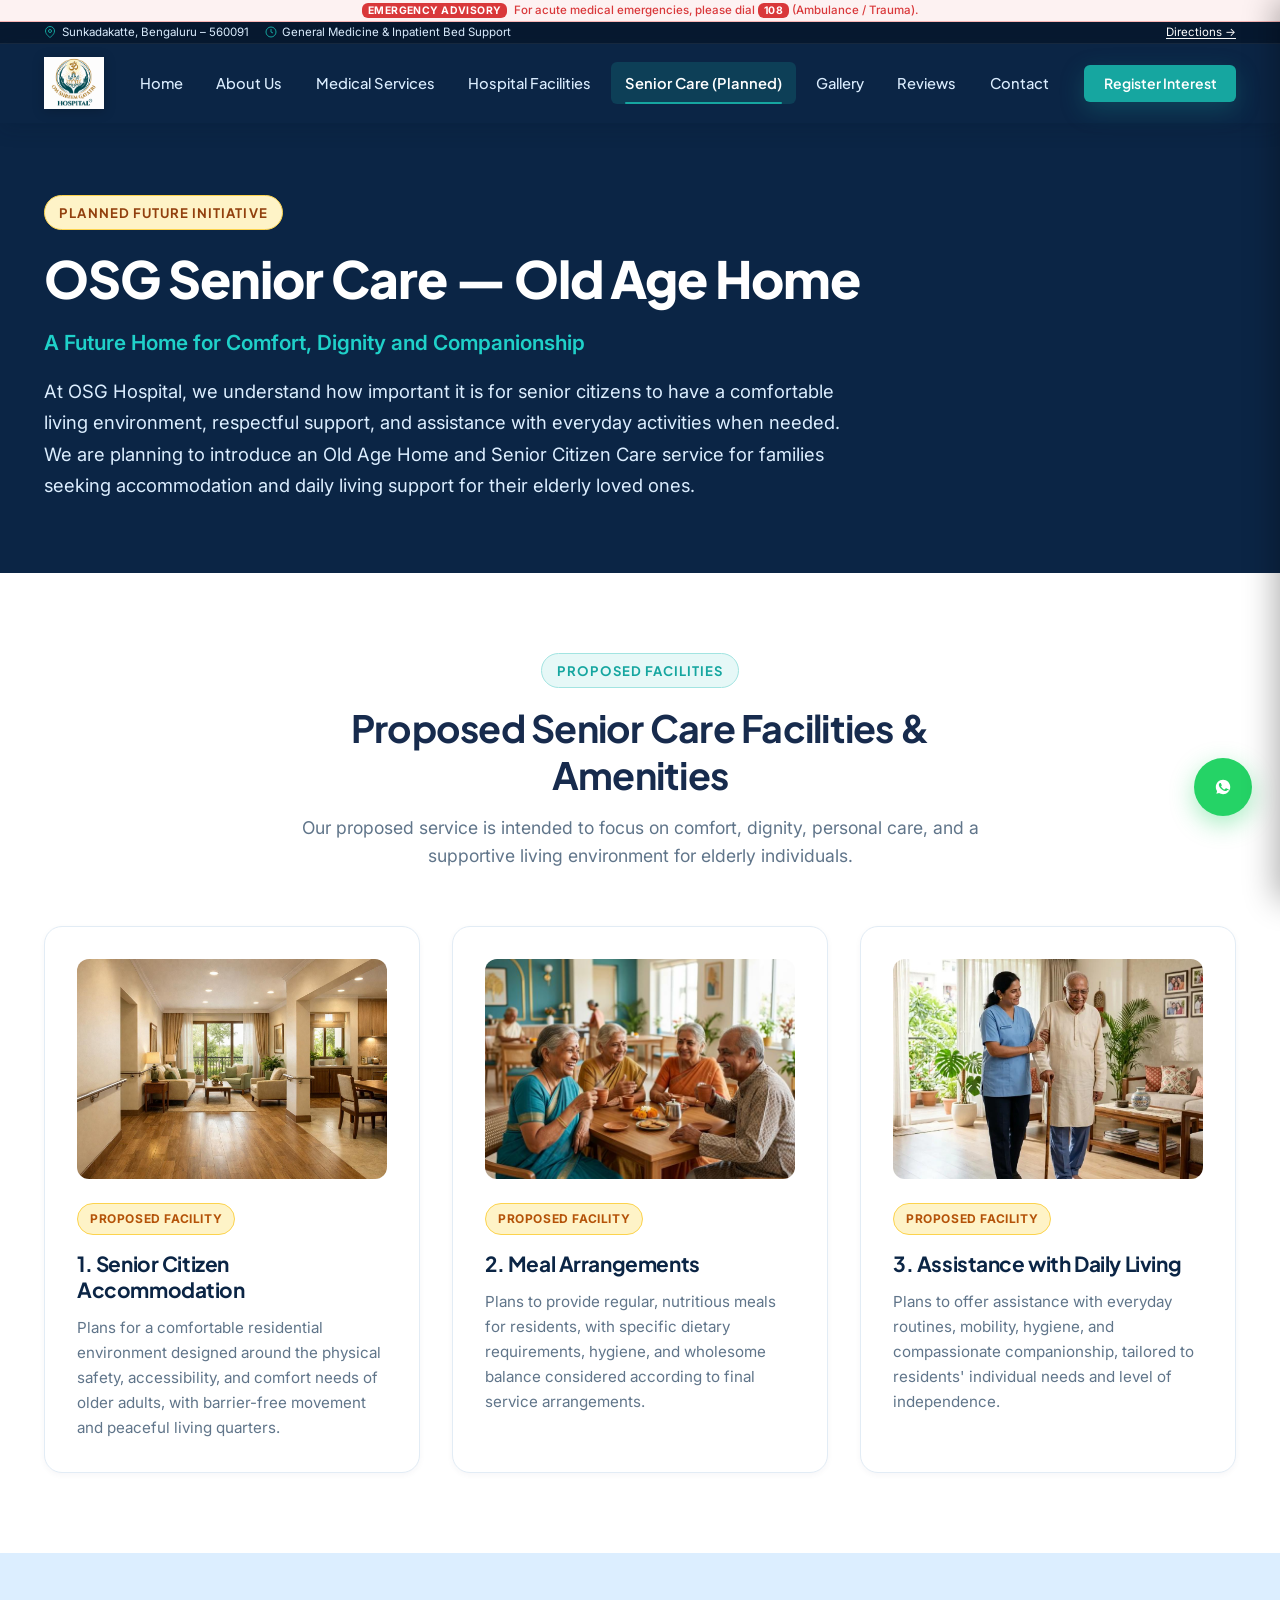
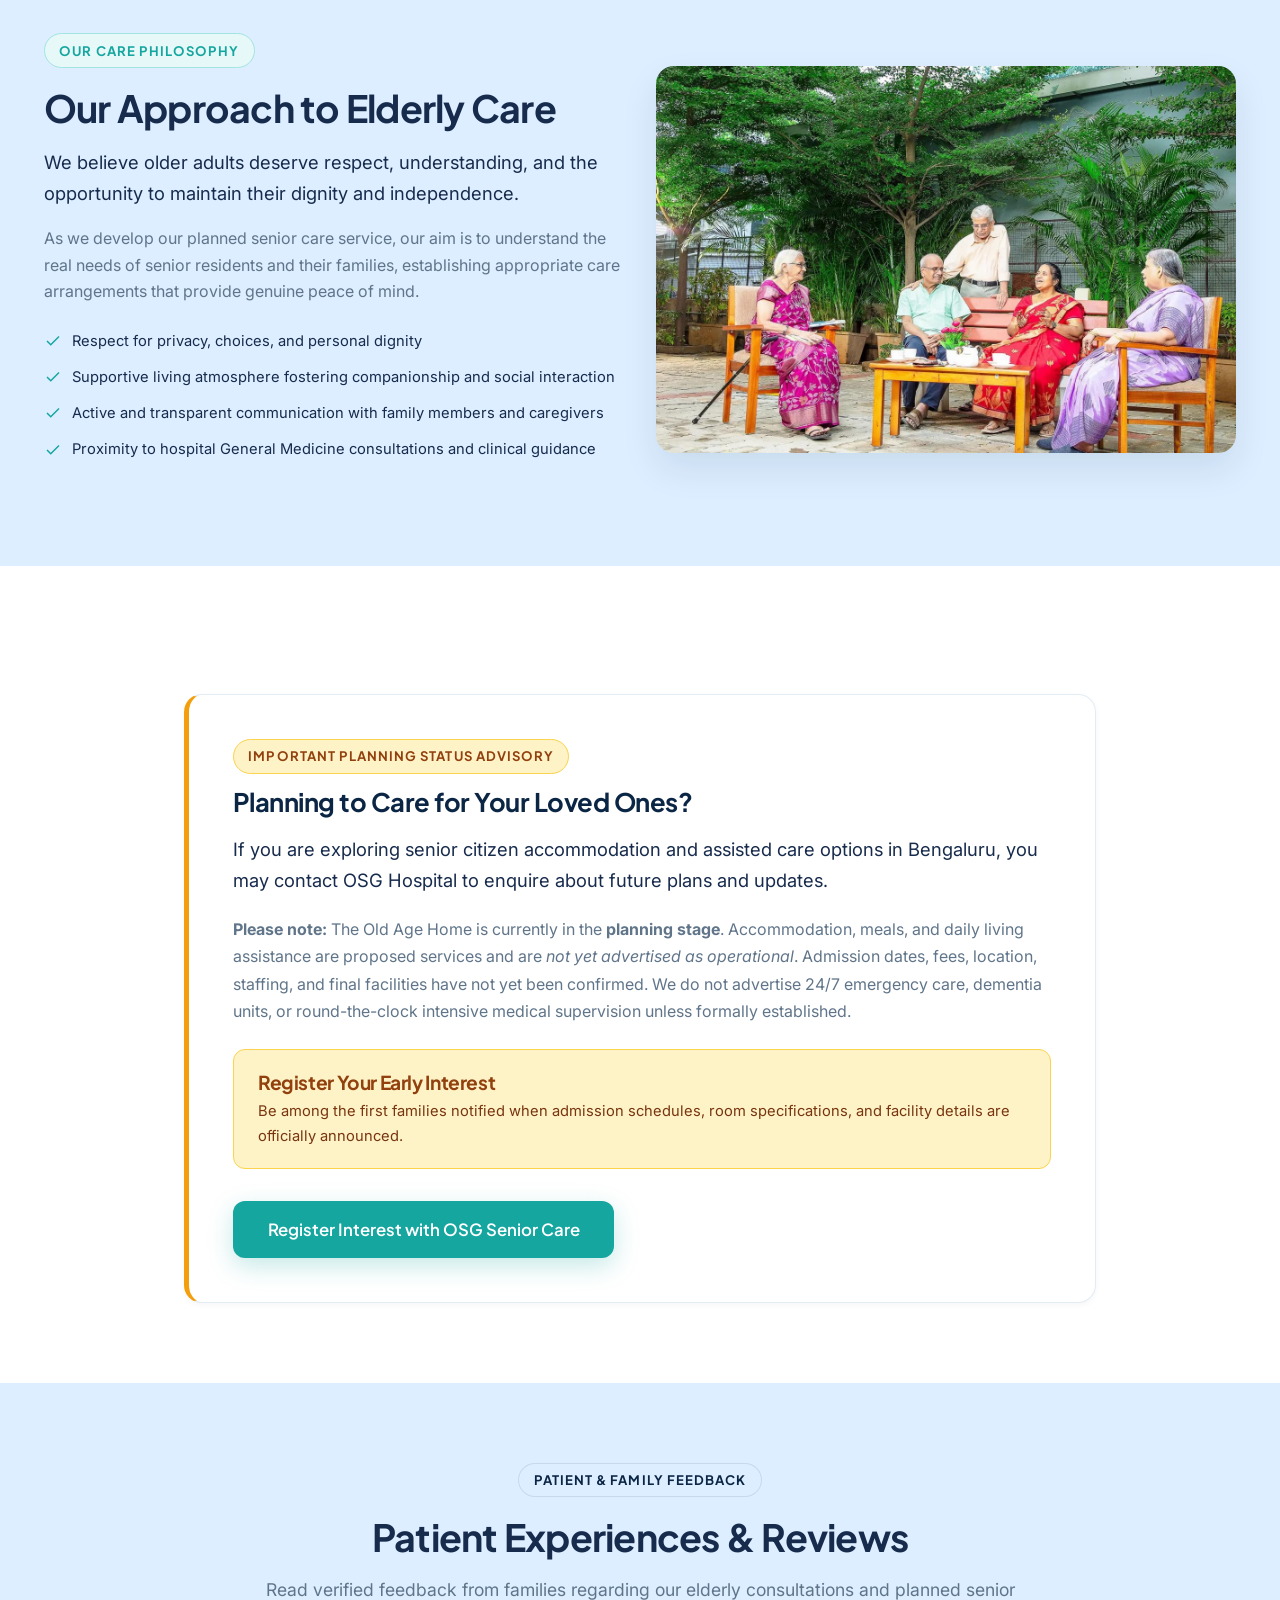
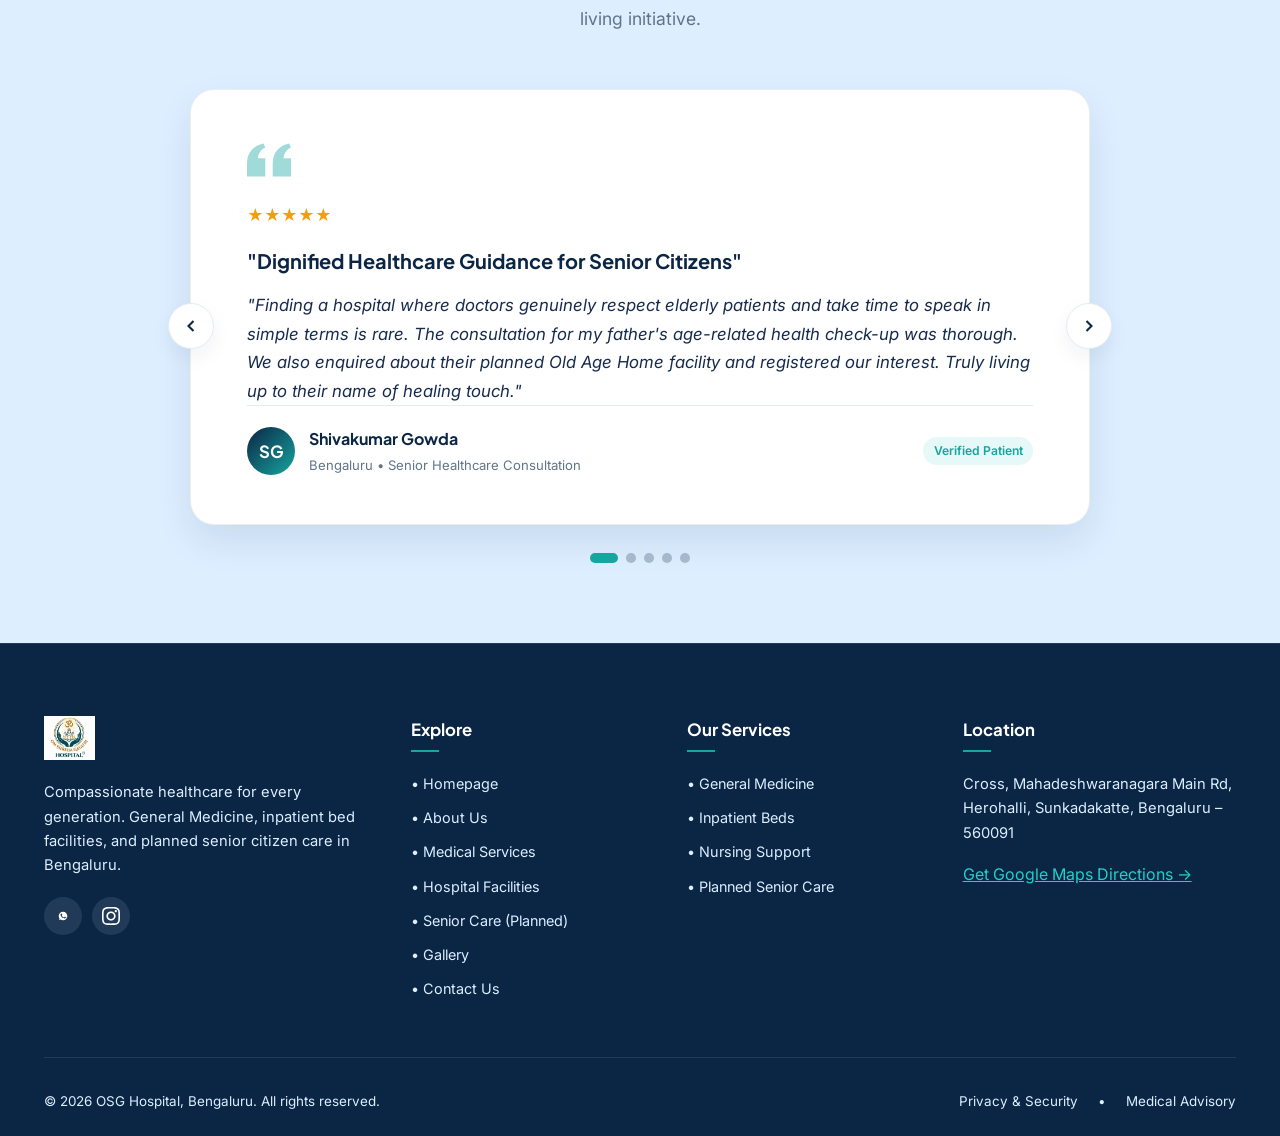
<file: senior-care.html>
<!DOCTYPE html>
<html lang="en">
<head>
  <meta charset="UTF-8">
  <meta name="viewport" content="width=device-width, initial-scale=1.0">
  <title>Planned Senior Citizen Care | OSG Hospital</title>
  <meta name="description" content="OSG Senior Care: Planned Old Age Home and Senior Citizen Care initiative in Bengaluru. Enquire about future senior living accommodation, meals, and daily living support.">
  <meta name="keywords" content="Planned Old Age Home Bengaluru, Senior citizen accommodation Bengaluru, Elderly care services Bengaluru, OSG Hospital senior living, Senior citizen health care">
  <link rel="canonical" href="https://osghospital.com/senior-care.html">

  <meta property="og:type" content="website">
  <meta property="og:title" content="Planned Senior Citizen Care | OSG Hospital">
  <meta property="og:description" content="A future home for comfort, dignity, and companionship. Register your interest for upcoming senior living facilities in Bengaluru.">
  <meta property="og:image" content="assets/images/senior-care-residence.jpg">

  <link rel="icon" type="image/svg+xml" href="assets/images/favicon.svg?v=2">
  <link rel="icon" type="image/png" href="assets/images/favicon.png?v=2">
  <link rel="preconnect" href="https://fonts.googleapis.com">
  <link rel="preconnect" href="https://fonts.gstatic.com" crossorigin>
  <link href="https://fonts.googleapis.com/css2?family=Inter:wght@300;400;500;600;700&family=Plus+Jakarta+Sans:wght@500;600;700;800;900&display=swap" rel="stylesheet">
  <link rel="stylesheet" href="assets/css/style.css">
</head>
<body>

  <!-- Top Emergency & Safety Notice Ribbon (Half-Size Compact) -->
  <div class="emergency-bar" role="alert">
    <div class="container">
      <strong>Emergency Advisory</strong>
      <span>For acute medical emergencies, please dial <strong>108</strong> (Ambulance / Trauma).</span>
    </div>
  </div>

  <!-- Top Information Bar (Half-Size Compact) -->
  <div class="top-info-bar">
    <div class="container">
      <div class="top-info-items">
        <span class="top-info-item">
          <svg viewBox="0 0 24 24" fill="none" stroke="currentColor" stroke-width="2"><path d="M21 10c0 7-9 13-9 13s-9-6-9-13a9 9 0 0118 0z"></path><circle cx="12" cy="10" r="3"></circle></svg>
          Sunkadakatte, Bengaluru &ndash; 560091
        </span>
        <span class="top-info-item top-info-hide-mob">
          <svg viewBox="0 0 24 24" fill="none" stroke="currentColor" stroke-width="2"><circle cx="12" cy="12" r="10"></circle><polyline points="12 6 12 12 16 14"></polyline></svg>
          General Medicine &amp; Inpatient Bed Support
        </span>
      </div>
      <div class="top-info-items">
        <a href="https://share.google/vMTb4hacWl4AtbwWm" target="_blank" rel="noopener noreferrer" class="top-info-link">
          Directions &rarr;
        </a>
      </div>
    </div>
  </div>

  <!-- Header -->
  <header class="site-header">
    <div class="container">
      <nav class="navbar" aria-label="Main Navigation">
        <a href="index.html" class="nav-brand">
          <img src="assets/images/logo-white.png" alt="OSG Hospital Logo" class="nav-logo-img">
        </a>
        <div class="nav-menu">
          <a href="index.html" class="nav-link">Home</a>
          <a href="about.html" class="nav-link">About Us</a>
          <a href="services.html" class="nav-link">Medical Services</a>
          <a href="facilities.html" class="nav-link">Hospital Facilities</a>
          <a href="senior-care.html" class="nav-link active">Senior Care (Planned)</a>
          <a href="gallery.html" class="nav-link">Gallery</a>
          <a href="#reviews" class="nav-link">Reviews</a>
          <a href="contact.html" class="nav-link">Contact</a>
        </div>
        <div class="nav-actions">
          <button class="btn btn-teal btn-sm" data-open-modal="enquiryModal">Register Interest</button>
        </div>
        <button class="nav-toggle" aria-label="Toggle navigation">
          <svg viewBox="0 0 24 24" fill="none" stroke="currentColor" stroke-width="2"><line x1="3" y1="12" x2="21" y2="12"></line><line x1="3" y1="6" x2="21" y2="6"></line><line x1="3" y1="18" x2="21" y2="18"></line></svg>
        </button>
      </nav>
    </div>
  </header>

  <!-- Mobile Drawer -->
  <div class="mobile-nav-backdrop"></div>
  <aside class="mobile-nav-drawer" aria-label="Mobile Navigation">
    <div class="mobile-nav-header">
      <img src="assets/images/logo-white.png" alt="OSG Hospital Logo" style="height: 38px;">
      <button class="mobile-nav-close" aria-label="Close menu">
        <svg width="24" height="24" viewBox="0 0 24 24" fill="none" stroke="currentColor" stroke-width="2"><line x1="18" y1="6" x2="6" y2="18"></line><line x1="6" y1="6" x2="18" y2="18"></line></svg>
      </button>
    </div>
    <div class="mobile-nav-links">
      <a href="index.html" class="nav-link">Home</a>
      <a href="about.html" class="nav-link">About Us</a>
      <a href="services.html" class="nav-link">Medical Services</a>
      <a href="facilities.html" class="nav-link">Hospital Facilities</a>
      <a href="senior-care.html" class="nav-link active">Senior Care (Planned)</a>
      <a href="gallery.html" class="nav-link">Photo Gallery</a>
      <a href="#reviews" class="nav-link">Reviews</a>
      <a href="contact.html" class="nav-link">Contact & Directions</a>
    </div>
    <div class="mobile-nav-footer">
      <button class="btn btn-teal btn-sm" style="width: 100%;" data-open-modal="enquiryModal">Register Interest</button>
    </div>
  </aside>

  <!-- Hero Header -->
  <section class="section-bg-navy" style="padding: 4.5rem 0;">
    <div class="container">
      <span class="section-badge badge-planned">
        Planned Future Initiative
      </span>
      <h1 style="color: #FFFFFF; margin-bottom: 1rem;">OSG Senior Care &mdash; Old Age Home</h1>
      <p style="font-size: 1.3rem; color: #1FD1C9; font-weight: 600; margin-bottom: 1rem;">
        A Future Home for Comfort, Dignity and Companionship
      </p>
      <p style="color: #DCEEFF; max-width: 820px; font-size: 1.15rem; line-height: 1.7;">
        At OSG Hospital, we understand how important it is for senior citizens to have a comfortable living environment, respectful support, and assistance with everyday activities when needed. We are planning to introduce an Old Age Home and Senior Citizen Care service for families seeking accommodation and daily living support for their elderly loved ones.
      </p>
    </div>
  </section>

  <!-- Proposed Services -->
  <section class="section section-bg-white">
    <div class="container">
      <div class="section-header">
        <span class="section-badge badge-teal">Proposed Facilities</span>
        <h2 class="section-title">Proposed Senior Care Facilities &amp; Amenities</h2>
        <p class="section-subtitle">
          Our proposed service is intended to focus on comfort, dignity, personal care, and a supportive living environment for elderly individuals.
        </p>
      </div>

      <div class="grid-3">
        <!-- 1 -->
        <div class="card">
          <img src="assets/images/senior-care-residence.jpg" alt="Senior Citizen Living Room" class="card-img-top">
          <span class="card-badge badge-planned">Proposed Facility</span>
          <h3 class="card-title">1. Senior Citizen Accommodation</h3>
          <p class="card-text">
            Plans for a comfortable residential environment designed around the physical safety, accessibility, and comfort needs of older adults, with barrier-free movement and peaceful living quarters.
          </p>
        </div>

        <!-- 2 -->
        <div class="card">
          <img src="assets/images/senior-living-community.jpg" alt="Nutritious Meals for Seniors" class="card-img-top">
          <span class="card-badge badge-planned">Proposed Facility</span>
          <h3 class="card-title">2. Meal Arrangements</h3>
          <p class="card-text">
            Plans to provide regular, nutritious meals for residents, with specific dietary requirements, hygiene, and wholesome balance considered according to final service arrangements.
          </p>
        </div>

        <!-- 3 -->
        <div class="card">
          <img src="assets/images/senior-assisted-walk.jpg" alt="Daily Living Assistance" class="card-img-top">
          <span class="card-badge badge-planned">Proposed Facility</span>
          <h3 class="card-title">3. Assistance with Daily Living</h3>
          <p class="card-text">
            Plans to offer assistance with everyday routines, mobility, hygiene, and compassionate companionship, tailored to residents' individual needs and level of independence.
          </p>
        </div>
      </div>
    </div>
  </section>

  <!-- Our Approach to Senior Care -->
  <section class="section section-bg-secondary">
    <div class="container">
      <div class="grid-2" style="align-items: center;">
        <div>
          <span class="section-badge badge-teal">Our Care Philosophy</span>
          <h2>Our Approach to Elderly Care</h2>
          <p class="lead" style="margin-top: 1rem;">
            We believe older adults deserve respect, understanding, and the opportunity to maintain their dignity and independence.
          </p>
          <p>
            As we develop our planned senior care service, our aim is to understand the real needs of senior residents and their families, establishing appropriate care arrangements that provide genuine peace of mind.
          </p>
          <ul class="feature-list" style="margin: 1.5rem 0;">
            <li class="feature-item">
              <svg viewBox="0 0 24 24" fill="none" stroke="currentColor" stroke-width="2"><polyline points="20 6 9 17 4 12"></polyline></svg>
              Respect for privacy, choices, and personal dignity
            </li>
            <li class="feature-item">
              <svg viewBox="0 0 24 24" fill="none" stroke="currentColor" stroke-width="2"><polyline points="20 6 9 17 4 12"></polyline></svg>
              Supportive living atmosphere fostering companionship and social interaction
            </li>
            <li class="feature-item">
              <svg viewBox="0 0 24 24" fill="none" stroke="currentColor" stroke-width="2"><polyline points="20 6 9 17 4 12"></polyline></svg>
              Active and transparent communication with family members and caregivers
            </li>
            <li class="feature-item">
              <svg viewBox="0 0 24 24" fill="none" stroke="currentColor" stroke-width="2"><polyline points="20 6 9 17 4 12"></polyline></svg>
              Proximity to hospital General Medicine consultations and clinical guidance
            </li>
          </ul>
        </div>

        <div>
          <img src="assets/images/senior-garden-gathering.jpg" alt="Senior Citizens Socializing" style="border-radius: var(--radius-lg); box-shadow: var(--shadow-lg);">
        </div>
      </div>
    </div>
  </section>

  <!-- Planning Stage Advisory & Register Interest -->
  <section class="section section-bg-white">
    <div class="container container-narrow">
      <div class="transparency-box" style="border-left: 5px solid #F59E0B; padding: 2.75rem;">
        <span class="section-badge badge-planned" style="margin-bottom: 0.75rem;">Important Planning Status Advisory</span>
        <h2 style="color: var(--header-nav); margin-bottom: 1rem; font-size: 1.6rem;">
          Planning to Care for Your Loved Ones?
        </h2>
        <p class="lead" style="margin-bottom: 1.25rem;">
          If you are exploring senior citizen accommodation and assisted care options in Bengaluru, you may contact OSG Hospital to enquire about future plans and updates.
        </p>
        <p style="color: var(--secondary-text); line-height: 1.7; margin-bottom: 1.5rem;">
          <strong>Please note:</strong> The Old Age Home is currently in the <strong>planning stage</strong>. Accommodation, meals, and daily living assistance are proposed services and are <em>not yet advertised as operational</em>. Admission dates, fees, location, staffing, and final facilities have not yet been confirmed. We do not advertise 24/7 emergency care, dementia units, or round-the-clock intensive medical supervision unless formally established.
        </p>

        <div style="background-color: #FEF3C7; padding: 1.25rem 1.5rem; border-radius: var(--radius-md); border: 1px solid #FCD34D; margin-bottom: 2rem;">
          <h4 style="color: #92400E; margin-bottom: 0.35rem;">Register Your Early Interest</h4>
          <p style="color: #78350F; font-size: 0.92rem; margin: 0;">
            Be among the first families notified when admission schedules, room specifications, and facility details are officially announced.
          </p>
        </div>

        <button class="btn btn-teal btn-lg" data-open-modal="enquiryModal" data-service="Planned Old Age Home Interest">
          Register Interest with OSG Senior Care
        </button>
      </div>
    </div>
  </section>

  <!-- 7. SLIDING REVIEWS CAROUSEL (Directly Above Footer) -->
  <section class="reviews-section" id="reviews">
    <div class="container">
      <div class="section-header">
        <span class="section-badge">Patient &amp; Family Feedback</span>
        <h2 class="section-title">Patient Experiences &amp; Reviews</h2>
        <p class="section-subtitle">
          Read verified feedback from families regarding our elderly consultations and planned senior living initiative.
        </p>
      </div>

      <div class="carousel-container">
        <button class="carousel-nav-btn carousel-prev" aria-label="Previous review">
          <svg width="20" height="20" viewBox="0 0 24 24" fill="none" stroke="currentColor" stroke-width="2.5"><polyline points="15 18 9 12 15 6"></polyline></svg>
        </button>
        <button class="carousel-nav-btn carousel-next" aria-label="Next review">
          <svg width="20" height="20" viewBox="0 0 24 24" fill="none" stroke="currentColor" stroke-width="2.5"><polyline points="9 18 15 12 9 6"></polyline></svg>
        </button>

        <div class="carousel-viewport">
          <div class="carousel-track">
            <!-- Review 1 -->
            <div class="carousel-slide">
              <div>
                <svg class="review-quote-icon" viewBox="0 0 24 24" fill="currentColor"><path d="M14.017 21v-7.391c0-5.704 3.731-9.57 8.983-10.609l.995 2.151c-2.432.917-3.995 3.638-3.995 5.849h4v10h-9.983zm-14.017 0v-7.391c0-5.704 3.748-9.57 9-10.609l.996 2.151c-2.433.917-3.996 3.638-3.996 5.849h3.983v10h-9.983z"/></svg>
                <div class="review-stars">★★★★★</div>
                <div class="review-highlight">"Dignified Healthcare Guidance for Senior Citizens"</div>
                <p class="review-body">
                  "Finding a hospital where doctors genuinely respect elderly patients and take time to speak in simple terms is rare. The consultation for my father's age-related health check-up was thorough. We also enquired about their planned Old Age Home facility and registered our interest. Truly living up to their name of healing touch."
                </p>
              </div>
              <div class="review-author-wrap">
                <div class="review-author-info">
                  <div class="author-avatar">SG</div>
                  <div>
                    <div class="author-name">Shivakumar Gowda</div>
                    <div class="author-meta">Bengaluru &bull; Senior Healthcare Consultation</div>
                  </div>
                </div>
                <span class="verified-pill">Verified Patient</span>
              </div>
            </div>

            <!-- Review 2 -->
            <div class="carousel-slide">
              <div>
                <svg class="review-quote-icon" viewBox="0 0 24 24" fill="currentColor"><path d="M14.017 21v-7.391c0-5.704 3.731-9.57 8.983-10.609l.995 2.151c-2.432.917-3.995 3.638-3.995 5.849h4v10h-9.983zm-14.017 0v-7.391c0-5.704 3.748-9.57 9-10.609l.996 2.151c-2.433.917-3.996 3.638-3.996 5.849h3.983v10h-9.983z"/></svg>
                <div class="review-stars">★★★★★</div>
                <div class="review-highlight">"Attentive Physician &amp; Very Clean Hospital Environment"</div>
                <p class="review-body">
                  "I visited OSG Hospital for a persistent viral fever and general weakness. The doctor spent ample time listening to all my symptoms, clearly explained the prescription, and ensured I was fully comfortable. The reception and nursing staff are courteous and calm."
                </p>
              </div>
              <div class="review-author-wrap">
                <div class="review-author-info">
                  <div class="author-avatar">RV</div>
                  <div>
                    <div class="author-name">Ramesh Venkatesh</div>
                    <div class="author-meta">Local Resident, Herohalli &bull; General Medicine</div>
                  </div>
                </div>
                <span class="verified-pill">Verified Patient</span>
              </div>
            </div>

            <!-- Review 3 -->
            <div class="carousel-slide">
              <div>
                <svg class="review-quote-icon" viewBox="0 0 24 24" fill="currentColor"><path d="M14.017 21v-7.391c0-5.704 3.731-9.57 8.983-10.609l.995 2.151c-2.432.917-3.995 3.638-3.995 5.849h4v10h-9.983zm-14.017 0v-7.391c0-5.704 3.748-9.57 9-10.609l.996 2.151c-2.433.917-3.996 3.638-3.996 5.849h3.983v10h-9.983z"/></svg>
                <div class="review-stars">★★★★★</div>
                <div class="review-highlight">"Exceptional Nursing Care &amp; Dedicated Inpatient Observation"</div>
                <p class="review-body">
                  "My mother needed admission for two days under medical observation. The inpatient bed facility was spotless, hygienic, and peaceful. The nursing team checked her vitals diligently throughout the day and night with immense patience."
                </p>
              </div>
              <div class="review-author-wrap">
                <div class="review-author-info">
                  <div class="author-avatar">AR</div>
                  <div>
                    <div class="author-name">Ananya M. Rao</div>
                    <div class="author-meta">Caregiver Daughter &bull; Inpatient Beds</div>
                  </div>
                </div>
                <span class="verified-pill">Verified Family</span>
              </div>
            </div>

            <!-- Review 4 -->
            <div class="carousel-slide">
              <div>
                <svg class="review-quote-icon" viewBox="0 0 24 24" fill="currentColor"><path d="M14.017 21v-7.391c0-5.704 3.731-9.57 8.983-10.609l.995 2.151c-2.432.917-3.995 3.638-3.995 5.849h4v10h-9.983zm-14.017 0v-7.391c0-5.704 3.748-9.57 9-10.609l.996 2.151c-2.433.917-3.996 3.638-3.996 5.849h3.983v10h-9.983z"/></svg>
                <div class="review-stars">★★★★★</div>
                <div class="review-highlight">"Honest, Transparent &amp; Patient-Centered Hospital"</div>
                <p class="review-body">
                  "What sets OSG Hospital apart is their absolute honesty and ethical medical approach. From the warm reception desk to the consulting doctor, everyone is transparent about care plans and charges."
                </p>
              </div>
              <div class="review-author-wrap">
                <div class="review-author-info">
                  <div class="author-avatar">GN</div>
                  <div>
                    <div class="author-name">Geetha Narayanan</div>
                    <div class="author-meta">Mahadeshwaranagara &bull; General Consultation</div>
                  </div>
                </div>
                <span class="verified-pill">Verified Patient</span>
              </div>
            </div>

            <!-- Review 5 -->
            <div class="carousel-slide">
              <div>
                <svg class="review-quote-icon" viewBox="0 0 24 24" fill="currentColor"><path d="M14.017 21v-7.391c0-5.704 3.731-9.57 8.983-10.609l.995 2.151c-2.432.917-3.995 3.638-3.995 5.849h4v10h-9.983zm-14.017 0v-7.391c0-5.704 3.748-9.57 9-10.609l.996 2.151c-2.433.917-3.996 3.638-3.996 5.849h3.983v10h-9.983z"/></svg>
                <div class="review-stars">★★★★★</div>
                <div class="review-highlight">"Prompt Attention &amp; Compassionate Staff"</div>
                <p class="review-body">
                  "We visited for my uncle's routine check-up and follow-up consultation. The registration process was quick and smooth, the waiting lounge was airy and clean, and the doctor gave practical lifestyle and diet advice."
                </p>
              </div>
              <div class="review-author-wrap">
                <div class="review-author-info">
                  <div class="author-avatar">KA</div>
                  <div>
                    <div class="author-name">Dr. K. Anand</div>
                    <div class="author-meta">Family Caregiver &bull; Preventive Care</div>
                  </div>
                </div>
                <span class="verified-pill">Verified Family</span>
              </div>
            </div>
          </div>
        </div>

        <div class="carousel-dots">
          <button class="carousel-dot active" aria-label="Slide 1"></button>
          <button class="carousel-dot" aria-label="Slide 2"></button>
          <button class="carousel-dot" aria-label="Slide 3"></button>
          <button class="carousel-dot" aria-label="Slide 4"></button>
          <button class="carousel-dot" aria-label="Slide 5"></button>
        </div>
      </div>
    </div>
  </section>

  <!-- Footer -->
  <footer class="site-footer">
    <div class="container">
      <div class="footer-grid">
        <div class="footer-col">
          <img src="assets/images/logo-white.png" alt="OSG Hospital Logo" style="height: 44px; margin-bottom: 1.25rem;">
          <p>
            Compassionate healthcare for every generation. General Medicine, inpatient bed facilities, and planned senior citizen care in Bengaluru.
          </p>
          <div class="footer-social-links">
            <a href="https://wa.me/919304853619?text=Hello%20OSG%20Hospital" target="_blank" rel="noopener noreferrer" class="social-icon-btn" aria-label="WhatsApp">
              <svg width="18" height="18" viewBox="0 0 24 24" fill="currentColor"><path d="M12.031 6.172c-3.181 0-5.767 2.586-5.768 5.766-.001 1.298.38 2.27 1.019 3.287l-.582 2.128 2.182-.573c.978.58 1.911.928 3.145.929 3.178 0 5.767-2.587 5.768-5.766.001-3.187-2.575-5.77-5.764-5.771zm3.392 8.244c-.144.405-.837.774-1.17.824-.311.045-.698.06-2.022-.487-1.691-.7-2.766-2.45-2.85-2.562-.084-.112-.686-.913-.686-1.741 0-.829.434-1.238.587-1.408.154-.17.336-.213.448-.213.112 0 .224.001.321.006.104.005.244-.04.382.291.144.344.49 1.19.533 1.277.043.087.072.19.014.305-.058.115-.088.187-.174.288-.087.101-.183.226-.262.304-.088.087-.18.182-.077.359.102.176.456.75 1.05 1.28.766.683 1.411.894 1.613.995.202.101.32.087.439-.05.118-.137.507-.59.642-.792.135-.202.27-.169.456-.101.186.068 1.181.557 1.384.658.203.102.338.152.389.237.05.085.05.492-.094.897z"/></svg>
            </a>
            <a href="https://www.instagram.com/osghospital/" target="_blank" rel="noopener noreferrer" class="social-icon-btn" aria-label="Instagram">
              <svg width="18" height="18" viewBox="0 0 24 24" fill="currentColor"><path d="M12 2.163c3.204 0 3.584.012 4.85.07 3.252.148 4.771 1.691 4.919 4.919.058 1.265.069 1.645.069 4.849 0 3.205-.012 3.584-.069 4.849-.149 3.225-1.664 4.771-4.919 4.919-1.266.058-1.644.07-4.85.07-3.204 0-3.584-.012-4.849-.07-3.26-.149-4.771-1.699-4.919-4.92-.058-1.265-.07-1.644-.07-4.849 0-3.204.013-3.583.07-4.849.149-3.227 1.664-4.771 4.919-4.919 1.266-.057 1.645-.069 4.849-.069zm0-2.163c-3.259 0-3.667.014-4.947.072-4.358.2-6.78 2.618-6.98 6.98-.059 1.281-.073 1.689-.073 4.948 0 3.259.014 3.668.072 4.948.2 4.358 2.618 6.78 6.98 6.98 1.281.058 1.689.072 4.948.072 3.259 0 3.668-.014 4.948-.072 4.354-.2 6.782-2.618 6.979-6.98.059-1.28.073-1.689.073-4.948 0-3.259-.014-3.667-.072-4.947-.196-4.354-2.617-6.78-6.979-6.98-1.281-.059-1.69-.073-4.949-.073zm0 5.838c-3.403 0-6.162 2.759-6.162 6.162s2.759 6.163 6.162 6.163 6.162-2.759 6.162-6.163c0-3.403-2.759-6.162-6.162-6.162zm0 10.162c-2.209 0-4-1.79-4-4 0-2.209 1.791-4 4-4s4 1.791 4 4c0 2.21-1.791 4-4 4zm6.406-11.845c-.796 0-1.441.645-1.441 1.44s.645 1.44 1.441 1.44c.795 0 1.439-.645 1.439-1.44s-.644-1.44-1.439-1.44z"/></svg>
            </a>
          </div>
        </div>

        <div class="footer-col">
          <div class="footer-title">Explore</div>
          <div class="footer-links">
            <a href="index.html">&bull; Homepage</a>
            <a href="about.html">&bull; About Us</a>
            <a href="services.html">&bull; Medical Services</a>
            <a href="facilities.html">&bull; Hospital Facilities</a>
            <a href="senior-care.html">&bull; Senior Care (Planned)</a>
            <a href="gallery.html">&bull; Gallery</a>
            <a href="contact.html">&bull; Contact Us</a>
          </div>
        </div>

        <div class="footer-col">
          <div class="footer-title">Our Services</div>
          <div class="footer-links">
            <a href="services.html#general-medicine">&bull; General Medicine</a>
            <a href="services.html#inpatient-beds">&bull; Inpatient Beds</a>
            <a href="services.html#nursing-care">&bull; Nursing Support</a>
            <a href="senior-care.html">&bull; Planned Senior Care</a>
          </div>
        </div>

        <div class="footer-col">
          <div class="footer-title">Location</div>
          <p>Cross, Mahadeshwaranagara Main Rd, Herohalli, Sunkadakatte, Bengaluru &ndash; 560091</p>
          <a href="https://share.google/vMTb4hacWl4AtbwWm" target="_blank" rel="noopener noreferrer" style="color: #1FD1C9; text-decoration: underline;">
            Get Google Maps Directions &rarr;
          </a>
        </div>
      </div>

      <div class="footer-bottom">
        <div>&copy; 2026 OSG Hospital, Bengaluru. All rights reserved.</div>
        <div class="footer-legal-links">
          <a href="privacy.html">Privacy &amp; Security</a>
          <span>&bull;</span>
          <a href="privacy.html#disclaimer">Medical Advisory</a>
        </div>
      </div>
    </div>
  </footer>

  <!-- Floating Actions -->
  <div class="floating-actions">
    <a href="https://wa.me/919304853619?text=Hello%20OSG%20Hospital,%20I%20would%20like%20to%20enquire%20about%20planned%20senior%20care." target="_blank" rel="noopener noreferrer" class="whatsapp-float" aria-label="Chat on WhatsApp">
      <span class="whatsapp-tooltip">Chat on WhatsApp</span>
      <svg viewBox="0 0 24 24"><path d="M12.031 6.172c-3.181 0-5.767 2.586-5.768 5.766-.001 1.298.38 2.27 1.019 3.287l-.582 2.128 2.182-.573c.978.58 1.911.928 3.145.929 3.178 0 5.767-2.587 5.768-5.766.001-3.187-2.575-5.77-5.764-5.771zm3.392 8.244c-.144.405-.837.774-1.17.824-.311.045-.698.06-2.022-.487-1.691-.7-2.766-2.45-2.85-2.562-.084-.112-.686-.913-.686-1.741 0-.829.434-1.238.587-1.408.154-.17.336-.213.448-.213.112 0 .224.001.321.006.104.005.244-.04.382.291.144.344.49 1.19.533 1.277.043.087.072.19.014.305-.058.115-.088.187-.174.288-.087.101-.183.226-.262.304-.088.087-.18.182-.077.359.102.176.456.75 1.05 1.28.766.683 1.411.894 1.613.995.202.101.32.087.439-.05.118-.137.507-.59.642-.792.135-.202.27-.169.456-.101.186.068 1.181.557 1.384.658.203.102.338.152.389.237.05.085.05.492-.094.897z"/></svg>
    </a>
    <button class="back-to-top" aria-label="Back to top">
      <svg width="20" height="20" viewBox="0 0 24 24" fill="none" stroke="currentColor" stroke-width="2.5"><polyline points="18 15 12 9 6 15"></polyline></svg>
    </button>
  </div>

  <!-- Modal -->
  <div class="modal-overlay" id="enquiryModal" role="dialog" aria-modal="true">
    <div class="modal-card">
      <button class="modal-close-btn" data-close-modal aria-label="Close modal">
        <svg width="22" height="22" viewBox="0 0 24 24" fill="none" stroke="currentColor" stroke-width="2"><line x1="18" y1="6" x2="6" y2="18"></line><line x1="6" y1="6" x2="18" y2="18"></line></svg>
      </button>
      <span class="section-badge badge-planned">Early Interest Registration</span>
      <h3 style="color: var(--header-nav); margin-bottom: 0.5rem;">Register Interest in Senior Care</h3>
      <p style="color: var(--secondary-text); font-size: 0.92rem; margin-bottom: 1.5rem;">
        Leave your details to receive updates regarding admission schedules, room availability, and proposed care facilities.
      </p>
      <form data-form-type="modal-enquiry">
        <div class="form-group">
          <label class="form-label">Full Name *</label>
          <input type="text" name="name" class="form-control" required placeholder="Your Name">
        </div>
        <div class="form-group">
          <label class="form-label">Phone / WhatsApp Number *</label>
          <input type="tel" name="phone" class="form-control" required placeholder="10-digit mobile number">
        </div>
        <div class="form-group">
          <label class="form-label">Enquiry Type *</label>
          <select id="modalServiceSelect" name="service" class="form-control" required>
            <option value="Planned Old Age Home Interest">Planned Old Age Home Interest</option>
            <option value="Senior Living Accommodation">Senior Living Accommodation Query</option>
            <option value="Senior Health Checkup">Senior Health Check-up Consultation</option>
          </select>
        </div>
        <div class="form-group">
          <label class="form-label">Care Requirements or Note</label>
          <textarea name="message" class="form-control" placeholder="Tell us about the senior citizen (age, mobility, specific needs)..."></textarea>
        </div>
        <button type="submit" class="btn btn-teal btn-lg" style="width: 100%;">Submit &amp; Open WhatsApp</button>
      </form>
    </div>
  </div>

  <script src="assets/js/main.js"></script>
</body>
</html>
</file>
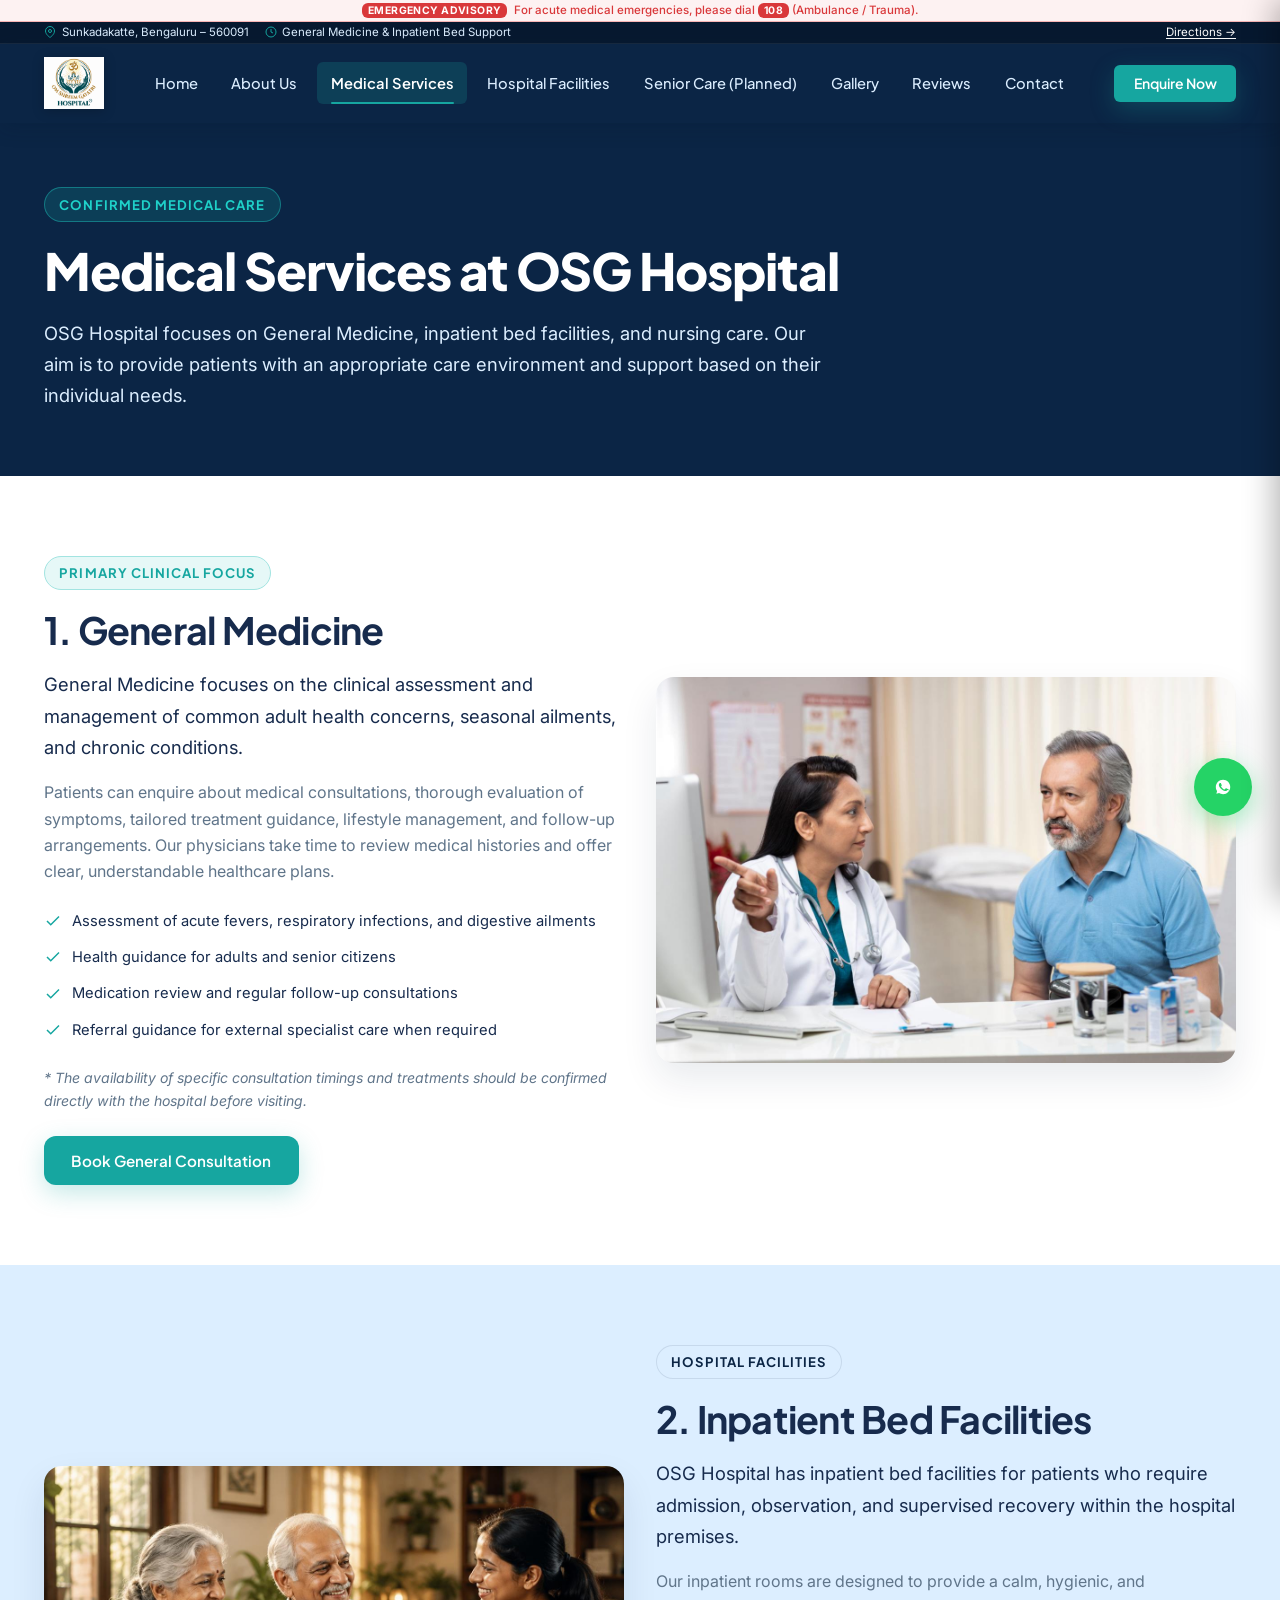
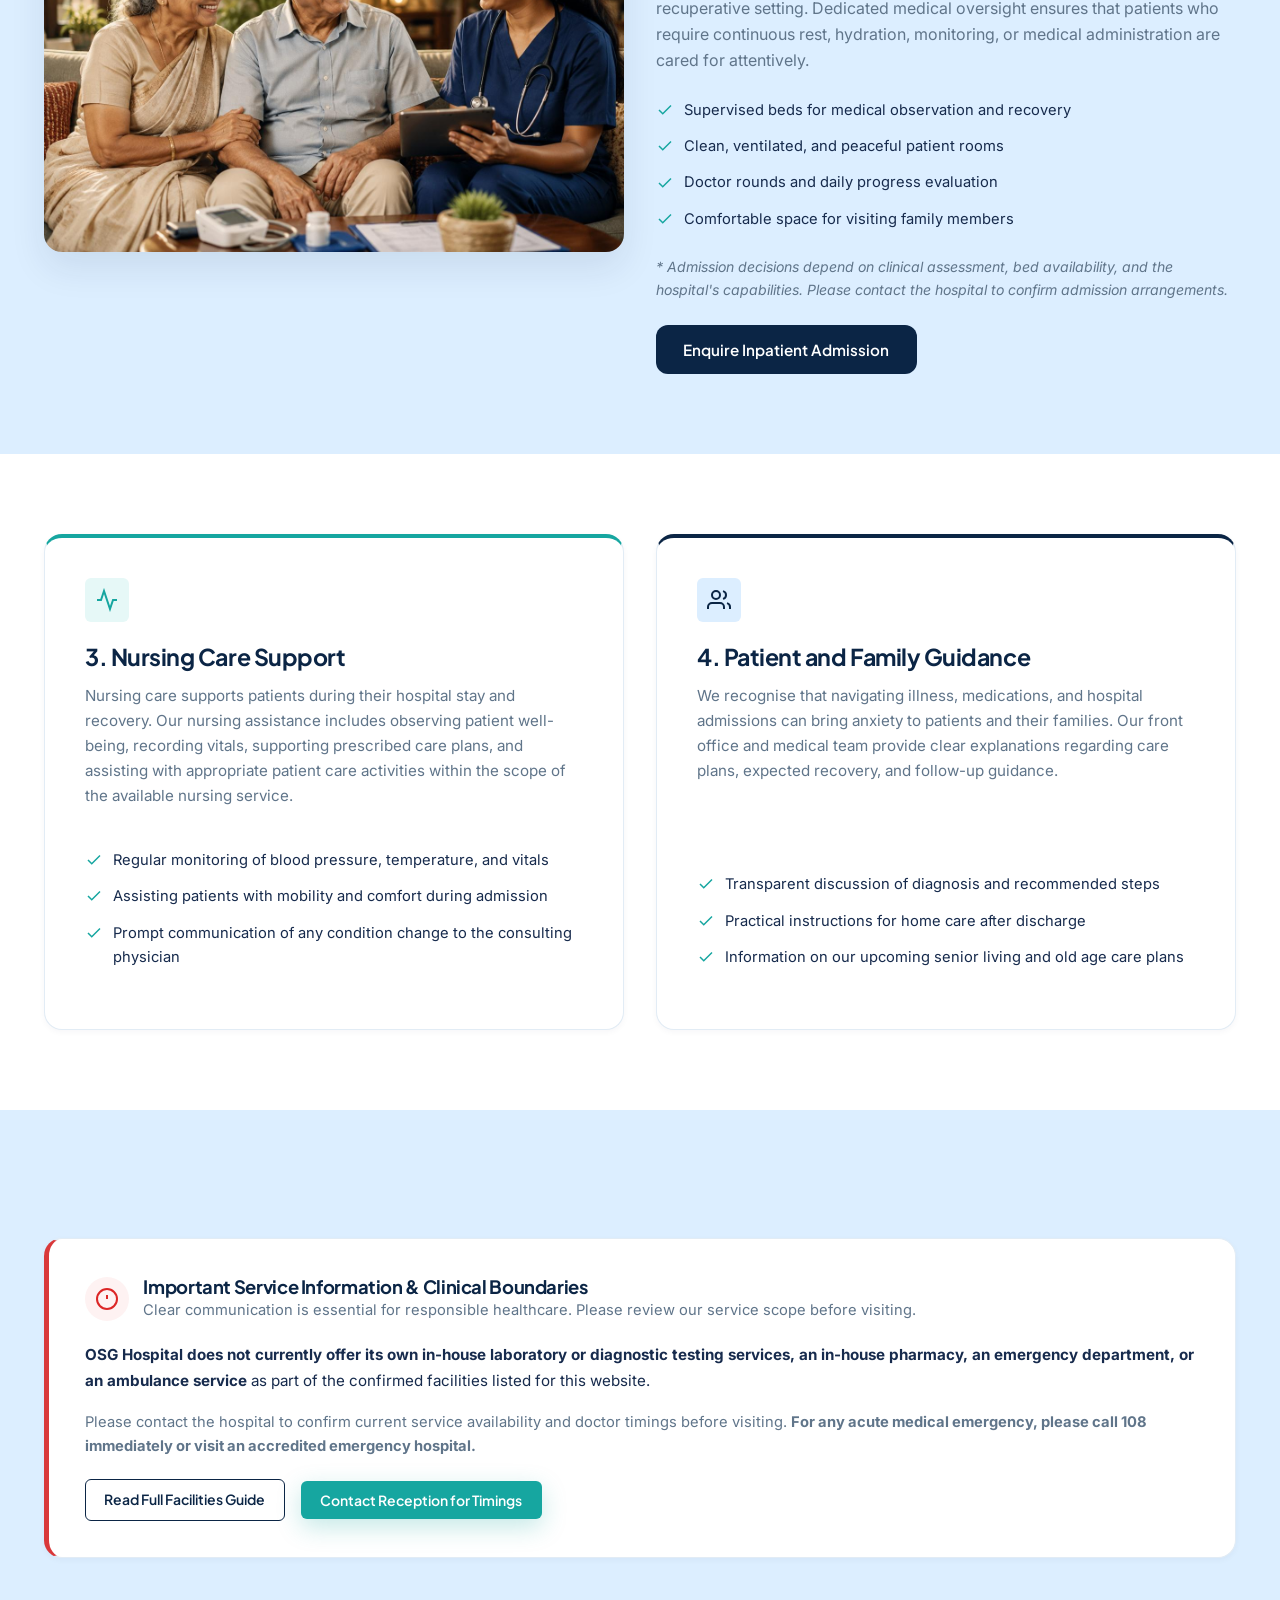
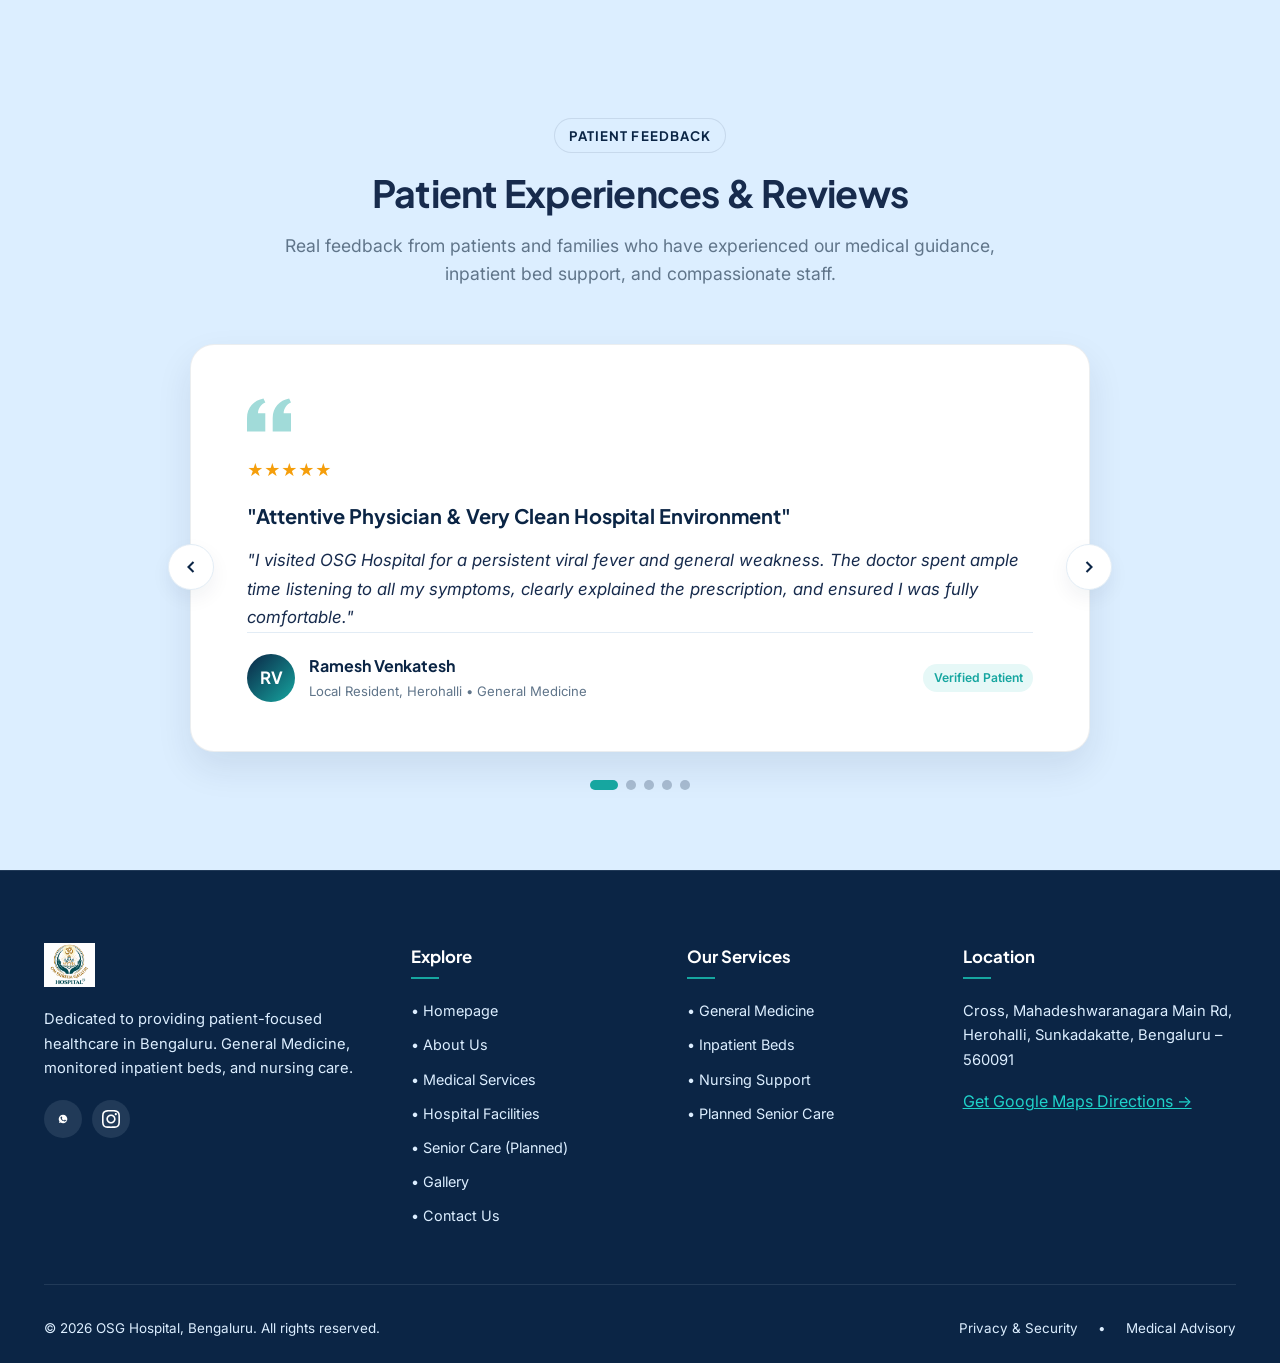
<file: services.html>
<!DOCTYPE html>
<html lang="en">
<head>
  <meta charset="UTF-8">
  <meta name="viewport" content="width=device-width, initial-scale=1.0">
  <title>General Medicine &amp; Inpatient Care | OSG Hospital</title>
  <meta name="description" content="Explore medical services at OSG Hospital Bengaluru: General Medicine consultations, inpatient bed facilities, dedicated nursing care, and patient guidance.">
  <meta name="keywords" content="General Medicine Bengaluru, Inpatient hospital facilities Bengaluru, Nursing care Bengaluru, OSG Hospital services, Medical consultation Sunkadakatte">
  <link rel="canonical" href="https://osghospital.com/services.html">

  <meta property="og:type" content="website">
  <meta property="og:title" content="General Medicine & Inpatient Care | OSG Hospital">
  <meta property="og:description" content="Patient-focused healthcare in Bengaluru. General Medicine, monitored inpatient beds, and supportive nursing care.">
  <meta property="og:image" content="assets/images/general-medicine-consult.jpg">

  <link rel="icon" type="image/svg+xml" href="assets/images/favicon.svg?v=2">
  <link rel="icon" type="image/png" href="assets/images/favicon.png?v=2">
  <link rel="preconnect" href="https://fonts.googleapis.com">
  <link rel="preconnect" href="https://fonts.gstatic.com" crossorigin>
  <link href="https://fonts.googleapis.com/css2?family=Inter:wght@300;400;500;600;700&family=Plus+Jakarta+Sans:wght@500;600;700;800;900&display=swap" rel="stylesheet">
  <link rel="stylesheet" href="assets/css/style.css">
</head>
<body>

  <!-- Top Emergency & Safety Notice Ribbon (Half-Size Compact) -->
  <div class="emergency-bar" role="alert">
    <div class="container">
      <strong>Emergency Advisory</strong>
      <span>For acute medical emergencies, please dial <strong>108</strong> (Ambulance / Trauma).</span>
    </div>
  </div>

  <!-- Top Information Bar (Half-Size Compact) -->
  <div class="top-info-bar">
    <div class="container">
      <div class="top-info-items">
        <span class="top-info-item">
          <svg viewBox="0 0 24 24" fill="none" stroke="currentColor" stroke-width="2"><path d="M21 10c0 7-9 13-9 13s-9-6-9-13a9 9 0 0118 0z"></path><circle cx="12" cy="10" r="3"></circle></svg>
          Sunkadakatte, Bengaluru &ndash; 560091
        </span>
        <span class="top-info-item top-info-hide-mob">
          <svg viewBox="0 0 24 24" fill="none" stroke="currentColor" stroke-width="2"><circle cx="12" cy="12" r="10"></circle><polyline points="12 6 12 12 16 14"></polyline></svg>
          General Medicine &amp; Inpatient Bed Support
        </span>
      </div>
      <div class="top-info-items">
        <a href="https://share.google/vMTb4hacWl4AtbwWm" target="_blank" rel="noopener noreferrer" class="top-info-link">
          Directions &rarr;
        </a>
      </div>
    </div>
  </div>

  <!-- Header -->
  <header class="site-header">
    <div class="container">
      <nav class="navbar" aria-label="Main Navigation">
        <a href="index.html" class="nav-brand">
          <img src="assets/images/logo-white.png" alt="OSG Hospital Logo" class="nav-logo-img">
        </a>
        <div class="nav-menu">
          <a href="index.html" class="nav-link">Home</a>
          <a href="about.html" class="nav-link">About Us</a>
          <a href="services.html" class="nav-link active">Medical Services</a>
          <a href="facilities.html" class="nav-link">Hospital Facilities</a>
          <a href="senior-care.html" class="nav-link">Senior Care (Planned)</a>
          <a href="gallery.html" class="nav-link">Gallery</a>
          <a href="#reviews" class="nav-link">Reviews</a>
          <a href="contact.html" class="nav-link">Contact</a>
        </div>
        <div class="nav-actions">
          <button class="btn btn-teal btn-sm" data-open-modal="enquiryModal">Enquire Now</button>
        </div>
        <button class="nav-toggle" aria-label="Toggle navigation">
          <svg viewBox="0 0 24 24" fill="none" stroke="currentColor" stroke-width="2"><line x1="3" y1="12" x2="21" y2="12"></line><line x1="3" y1="6" x2="21" y2="6"></line><line x1="3" y1="18" x2="21" y2="18"></line></svg>
        </button>
      </nav>
    </div>
  </header>

  <!-- Mobile Drawer -->
  <div class="mobile-nav-backdrop"></div>
  <aside class="mobile-nav-drawer" aria-label="Mobile Navigation">
    <div class="mobile-nav-header">
      <img src="assets/images/logo-white.png" alt="OSG Hospital Logo" style="height: 38px;">
      <button class="mobile-nav-close" aria-label="Close menu">
        <svg width="24" height="24" viewBox="0 0 24 24" fill="none" stroke="currentColor" stroke-width="2"><line x1="18" y1="6" x2="6" y2="18"></line><line x1="6" y1="6" x2="18" y2="18"></line></svg>
      </button>
    </div>
    <div class="mobile-nav-links">
      <a href="index.html" class="nav-link">Home</a>
      <a href="about.html" class="nav-link">About Us</a>
      <a href="services.html" class="nav-link active">Medical Services</a>
      <a href="facilities.html" class="nav-link">Hospital Facilities</a>
      <a href="senior-care.html" class="nav-link">Senior Care (Planned)</a>
      <a href="gallery.html" class="nav-link">Photo Gallery</a>
      <a href="#reviews" class="nav-link">Reviews</a>
      <a href="contact.html" class="nav-link">Contact & Directions</a>
    </div>
    <div class="mobile-nav-footer">
      <button class="btn btn-teal btn-sm" style="width: 100%;" data-open-modal="enquiryModal">Book Consultation</button>
    </div>
  </aside>

  <!-- Hero Header -->
  <section class="section-bg-navy" style="padding: 4rem 0;">
    <div class="container">
      <span class="section-badge badge-teal" style="background: rgba(22, 166, 160, 0.2); color: #1FD1C9; border-color: rgba(31, 209, 201, 0.4);">
        Confirmed Medical Care
      </span>
      <h1 style="color: #FFFFFF; margin-bottom: 1rem;">Medical Services at OSG Hospital</h1>
      <p style="color: #DCEEFF; max-width: 780px; font-size: 1.15rem; line-height: 1.7;">
        OSG Hospital focuses on General Medicine, inpatient bed facilities, and nursing care. Our aim is to provide patients with an appropriate care environment and support based on their individual needs.
      </p>
    </div>
  </section>

  <!-- Service 1: General Medicine -->
  <section class="section section-bg-white" id="general-medicine">
    <div class="container">
      <div class="grid-2" style="align-items: center;">
        <div>
          <span class="section-badge badge-teal">Primary Clinical Focus</span>
          <h2>1. General Medicine</h2>
          <p class="lead" style="margin-top: 1rem;">
            General Medicine focuses on the clinical assessment and management of common adult health concerns, seasonal ailments, and chronic conditions.
          </p>
          <p>
            Patients can enquire about medical consultations, thorough evaluation of symptoms, tailored treatment guidance, lifestyle management, and follow-up arrangements. Our physicians take time to review medical histories and offer clear, understandable healthcare plans.
          </p>
          <ul class="feature-list" style="margin: 1.5rem 0;">
            <li class="feature-item">
              <svg viewBox="0 0 24 24" fill="none" stroke="currentColor" stroke-width="2"><polyline points="20 6 9 17 4 12"></polyline></svg>
              Assessment of acute fevers, respiratory infections, and digestive ailments
            </li>
            <li class="feature-item">
              <svg viewBox="0 0 24 24" fill="none" stroke="currentColor" stroke-width="2"><polyline points="20 6 9 17 4 12"></polyline></svg>
              Health guidance for adults and senior citizens
            </li>
            <li class="feature-item">
              <svg viewBox="0 0 24 24" fill="none" stroke="currentColor" stroke-width="2"><polyline points="20 6 9 17 4 12"></polyline></svg>
              Medication review and regular follow-up consultations
            </li>
            <li class="feature-item">
              <svg viewBox="0 0 24 24" fill="none" stroke="currentColor" stroke-width="2"><polyline points="20 6 9 17 4 12"></polyline></svg>
              Referral guidance for external specialist care when required
            </li>
          </ul>
          <p style="font-size: 0.88rem; color: var(--secondary-text); font-style: italic;">
            * The availability of specific consultation timings and treatments should be confirmed directly with the hospital before visiting.
          </p>
          <div style="margin-top: 1.5rem;">
            <button class="btn btn-teal" data-open-modal="enquiryModal" data-service="General Medicine">
              Book General Consultation
            </button>
          </div>
        </div>
        <div>
          <img src="assets/images/general-medicine-consult.jpg" alt="Doctor Consultation General Medicine" style="border-radius: var(--radius-lg); box-shadow: var(--shadow-lg);">
        </div>
      </div>
    </div>
  </section>

  <!-- Service 2: Inpatient Bed Facilities -->
  <section class="section section-bg-secondary" id="inpatient-beds">
    <div class="container">
      <div class="grid-2" style="align-items: center;">
        <div>
          <img src="assets/images/nursing-patient-care.jpg" alt="Inpatient Bed Facility Care" style="border-radius: var(--radius-lg); box-shadow: var(--shadow-lg);">
        </div>
        <div>
          <span class="section-badge">Hospital Facilities</span>
          <h2>2. Inpatient Bed Facilities</h2>
          <p class="lead" style="margin-top: 1rem;">
            OSG Hospital has inpatient bed facilities for patients who require admission, observation, and supervised recovery within the hospital premises.
          </p>
          <p>
            Our inpatient rooms are designed to provide a calm, hygienic, and recuperative setting. Dedicated medical oversight ensures that patients who require continuous rest, hydration, monitoring, or medical administration are cared for attentively.
          </p>
          <ul class="feature-list" style="margin: 1.5rem 0;">
            <li class="feature-item">
              <svg viewBox="0 0 24 24" fill="none" stroke="currentColor" stroke-width="2"><polyline points="20 6 9 17 4 12"></polyline></svg>
              Supervised beds for medical observation and recovery
            </li>
            <li class="feature-item">
              <svg viewBox="0 0 24 24" fill="none" stroke="currentColor" stroke-width="2"><polyline points="20 6 9 17 4 12"></polyline></svg>
              Clean, ventilated, and peaceful patient rooms
            </li>
            <li class="feature-item">
              <svg viewBox="0 0 24 24" fill="none" stroke="currentColor" stroke-width="2"><polyline points="20 6 9 17 4 12"></polyline></svg>
              Doctor rounds and daily progress evaluation
            </li>
            <li class="feature-item">
              <svg viewBox="0 0 24 24" fill="none" stroke="currentColor" stroke-width="2"><polyline points="20 6 9 17 4 12"></polyline></svg>
              Comfortable space for visiting family members
            </li>
          </ul>
          <p style="font-size: 0.88rem; color: var(--secondary-text); font-style: italic;">
            * Admission decisions depend on clinical assessment, bed availability, and the hospital's capabilities. Please contact the hospital to confirm admission arrangements.
          </p>
          <div style="margin-top: 1.5rem;">
            <button class="btn btn-navy" data-open-modal="enquiryModal" data-service="Inpatient Bed Facility">
              Enquire Inpatient Admission
            </button>
          </div>
        </div>
      </div>
    </div>
  </section>

  <!-- Service 3 & 4: Nursing Care & Patient Guidance -->
  <section class="section section-bg-white" id="nursing-care">
    <div class="container">
      <div class="grid-2">
        <div class="card" style="padding: 2.5rem; border-top: 4px solid var(--btn-cta);">
          <div class="floating-icon-wrap" style="margin-bottom: 1.25rem;">
            <svg width="24" height="24" viewBox="0 0 24 24" fill="none" stroke="currentColor" stroke-width="2"><path d="M22 12h-4l-3 9L9 3l-3 9H2"></path></svg>
          </div>
          <h3 style="font-size: 1.45rem; color: var(--header-nav); margin-bottom: 0.75rem;">3. Nursing Care Support</h3>
          <p class="card-text">
            Nursing care supports patients during their hospital stay and recovery. Our nursing assistance includes observing patient well-being, recording vitals, supporting prescribed care plans, and assisting with appropriate patient care activities within the scope of the available nursing service.
          </p>
          <ul class="feature-list">
            <li class="feature-item">
              <svg viewBox="0 0 24 24" fill="none" stroke="currentColor" stroke-width="2"><polyline points="20 6 9 17 4 12"></polyline></svg>
              Regular monitoring of blood pressure, temperature, and vitals
            </li>
            <li class="feature-item">
              <svg viewBox="0 0 24 24" fill="none" stroke="currentColor" stroke-width="2"><polyline points="20 6 9 17 4 12"></polyline></svg>
              Assisting patients with mobility and comfort during admission
            </li>
            <li class="feature-item">
              <svg viewBox="0 0 24 24" fill="none" stroke="currentColor" stroke-width="2"><polyline points="20 6 9 17 4 12"></polyline></svg>
              Prompt communication of any condition change to the consulting physician
            </li>
          </ul>
        </div>

        <div class="card" style="padding: 2.5rem; border-top: 4px solid var(--header-nav);">
          <div class="floating-icon-wrap" style="margin-bottom: 1.25rem; background-color: var(--secondary-bg); color: var(--header-nav);">
            <svg width="24" height="24" viewBox="0 0 24 24" fill="none" stroke="currentColor" stroke-width="2"><path d="M17 21v-2a4 4 0 0 0-4-4H5a4 4 0 0 0-4 4v2"></path><circle cx="9" cy="7" r="4"></circle><path d="M23 21v-2a4 4 0 0 0-3-3.87"></path><path d="M16 3.13a4 4 0 0 1 0 7.75"></path></svg>
          </div>
          <h3 style="font-size: 1.45rem; color: var(--header-nav); margin-bottom: 0.75rem;">4. Patient and Family Guidance</h3>
          <p class="card-text">
            We recognise that navigating illness, medications, and hospital admissions can bring anxiety to patients and their families. Our front office and medical team provide clear explanations regarding care plans, expected recovery, and follow-up guidance.
          </p>
          <ul class="feature-list">
            <li class="feature-item">
              <svg viewBox="0 0 24 24" fill="none" stroke="currentColor" stroke-width="2"><polyline points="20 6 9 17 4 12"></polyline></svg>
              Transparent discussion of diagnosis and recommended steps
            </li>
            <li class="feature-item">
              <svg viewBox="0 0 24 24" fill="none" stroke="currentColor" stroke-width="2"><polyline points="20 6 9 17 4 12"></polyline></svg>
              Practical instructions for home care after discharge
            </li>
            <li class="feature-item">
              <svg viewBox="0 0 24 24" fill="none" stroke="currentColor" stroke-width="2"><polyline points="20 6 9 17 4 12"></polyline></svg>
              Information on our upcoming senior living and old age care plans
            </li>
          </ul>
        </div>
      </div>
    </div>
  </section>

  <!-- Important Service Notice & Transparency -->
  <section class="section section-bg-secondary">
    <div class="container">
      <div class="transparency-box" style="border-left: 5px solid var(--alert-red);">
        <div class="transparency-header">
          <div class="transparency-icon">
            <svg width="24" height="24" viewBox="0 0 24 24" fill="none" stroke="currentColor" stroke-width="2"><circle cx="12" cy="12" r="10"></circle><line x1="12" y1="8" x2="12" y2="12"></line><line x1="12" y1="16" x2="12.01" y2="16"></line></svg>
          </div>
          <div>
            <h3 class="transparency-title">Important Service Information &amp; Clinical Boundaries</h3>
            <p style="color: var(--secondary-text); font-size: 0.92rem; margin: 0;">
              Clear communication is essential for responsible healthcare. Please review our service scope before visiting.
            </p>
          </div>
        </div>

        <p style="font-size: 0.95rem; color: var(--main-text); line-height: 1.7; margin-bottom: 1rem;">
          <strong>OSG Hospital does not currently offer its own in-house laboratory or diagnostic testing services, an in-house pharmacy, an emergency department, or an ambulance service</strong> as part of the confirmed facilities listed for this website.
        </p>
        <p style="font-size: 0.92rem; color: var(--secondary-text); line-height: 1.65; margin-bottom: 1.25rem;">
          Please contact the hospital to confirm current service availability and doctor timings before visiting. <strong>For any acute medical emergency, please call 108 immediately or visit an accredited emergency hospital.</strong>
        </p>
        <div class="btn-group">
          <a href="facilities.html" class="btn btn-outline-navy btn-sm">Read Full Facilities Guide</a>
          <button class="btn btn-teal btn-sm" data-open-modal="enquiryModal">Contact Reception for Timings</button>
        </div>
      </div>
    </div>
  </section>

  <!-- 7. SLIDING REVIEWS CAROUSEL (Directly Above Footer) -->
  <section class="reviews-section" id="reviews">
    <div class="container">
      <div class="section-header">
        <span class="section-badge">Patient Feedback</span>
        <h2 class="section-title">Patient Experiences &amp; Reviews</h2>
        <p class="section-subtitle">
          Real feedback from patients and families who have experienced our medical guidance, inpatient bed support, and compassionate staff.
        </p>
      </div>

      <div class="carousel-container">
        <button class="carousel-nav-btn carousel-prev" aria-label="Previous review">
          <svg width="20" height="20" viewBox="0 0 24 24" fill="none" stroke="currentColor" stroke-width="2.5"><polyline points="15 18 9 12 15 6"></polyline></svg>
        </button>
        <button class="carousel-nav-btn carousel-next" aria-label="Next review">
          <svg width="20" height="20" viewBox="0 0 24 24" fill="none" stroke="currentColor" stroke-width="2.5"><polyline points="9 18 15 12 9 6"></polyline></svg>
        </button>

        <div class="carousel-viewport">
          <div class="carousel-track">
            <!-- Review 1 -->
            <div class="carousel-slide">
              <div>
                <svg class="review-quote-icon" viewBox="0 0 24 24" fill="currentColor"><path d="M14.017 21v-7.391c0-5.704 3.731-9.57 8.983-10.609l.995 2.151c-2.432.917-3.995 3.638-3.995 5.849h4v10h-9.983zm-14.017 0v-7.391c0-5.704 3.748-9.57 9-10.609l.996 2.151c-2.433.917-3.996 3.638-3.996 5.849h3.983v10h-9.983z"/></svg>
                <div class="review-stars">★★★★★</div>
                <div class="review-highlight">"Attentive Physician &amp; Very Clean Hospital Environment"</div>
                <p class="review-body">
                  "I visited OSG Hospital for a persistent viral fever and general weakness. The doctor spent ample time listening to all my symptoms, clearly explained the prescription, and ensured I was fully comfortable."
                </p>
              </div>
              <div class="review-author-wrap">
                <div class="review-author-info">
                  <div class="author-avatar">RV</div>
                  <div>
                    <div class="author-name">Ramesh Venkatesh</div>
                    <div class="author-meta">Local Resident, Herohalli &bull; General Medicine</div>
                  </div>
                </div>
                <span class="verified-pill">Verified Patient</span>
              </div>
            </div>

            <!-- Review 2 -->
            <div class="carousel-slide">
              <div>
                <svg class="review-quote-icon" viewBox="0 0 24 24" fill="currentColor"><path d="M14.017 21v-7.391c0-5.704 3.731-9.57 8.983-10.609l.995 2.151c-2.432.917-3.995 3.638-3.995 5.849h4v10h-9.983zm-14.017 0v-7.391c0-5.704 3.748-9.57 9-10.609l.996 2.151c-2.433.917-3.996 3.638-3.996 5.849h3.983v10h-9.983z"/></svg>
                <div class="review-stars">★★★★★</div>
                <div class="review-highlight">"Exceptional Nursing Care &amp; Dedicated Inpatient Observation"</div>
                <p class="review-body">
                  "My mother needed admission for two days under medical observation. The inpatient bed facility was spotless, hygienic, and peaceful. The nursing team checked her vitals diligently throughout the day and night."
                </p>
              </div>
              <div class="review-author-wrap">
                <div class="review-author-info">
                  <div class="author-avatar">AR</div>
                  <div>
                    <div class="author-name">Ananya M. Rao</div>
                    <div class="author-meta">Caregiver Daughter &bull; Inpatient Beds</div>
                  </div>
                </div>
                <span class="verified-pill">Verified Family</span>
              </div>
            </div>

            <!-- Review 3 -->
            <div class="carousel-slide">
              <div>
                <svg class="review-quote-icon" viewBox="0 0 24 24" fill="currentColor"><path d="M14.017 21v-7.391c0-5.704 3.731-9.57 8.983-10.609l.995 2.151c-2.432.917-3.995 3.638-3.995 5.849h4v10h-9.983zm-14.017 0v-7.391c0-5.704 3.748-9.57 9-10.609l.996 2.151c-2.433.917-3.996 3.638-3.996 5.849h3.983v10h-9.983z"/></svg>
                <div class="review-stars">★★★★★</div>
                <div class="review-highlight">"Dignified Healthcare Guidance for Senior Citizens"</div>
                <p class="review-body">
                  "Finding a hospital where doctors genuinely respect elderly patients and take time to speak in simple terms is rare. The consultation for my father's age-related health check-up was thorough."
                </p>
              </div>
              <div class="review-author-wrap">
                <div class="review-author-info">
                  <div class="author-avatar">SG</div>
                  <div>
                    <div class="author-name">Shivakumar Gowda</div>
                    <div class="author-meta">Bengaluru &bull; Senior Healthcare Consultation</div>
                  </div>
                </div>
                <span class="verified-pill">Verified Patient</span>
              </div>
            </div>

            <!-- Review 4 -->
            <div class="carousel-slide">
              <div>
                <svg class="review-quote-icon" viewBox="0 0 24 24" fill="currentColor"><path d="M14.017 21v-7.391c0-5.704 3.731-9.57 8.983-10.609l.995 2.151c-2.432.917-3.995 3.638-3.995 5.849h4v10h-9.983zm-14.017 0v-7.391c0-5.704 3.748-9.57 9-10.609l.996 2.151c-2.433.917-3.996 3.638-3.996 5.849h3.983v10h-9.983z"/></svg>
                <div class="review-stars">★★★★★</div>
                <div class="review-highlight">"Honest, Transparent &amp; Patient-Centered Hospital"</div>
                <p class="review-body">
                  "What sets OSG Hospital apart is their absolute honesty and ethical medical approach. From the warm reception desk to the consulting doctor, everyone is transparent about care plans and charges."
                </p>
              </div>
              <div class="review-author-wrap">
                <div class="review-author-info">
                  <div class="author-avatar">GN</div>
                  <div>
                    <div class="author-name">Geetha Narayanan</div>
                    <div class="author-meta">Mahadeshwaranagara &bull; General Consultation</div>
                  </div>
                </div>
                <span class="verified-pill">Verified Patient</span>
              </div>
            </div>

            <!-- Review 5 -->
            <div class="carousel-slide">
              <div>
                <svg class="review-quote-icon" viewBox="0 0 24 24" fill="currentColor"><path d="M14.017 21v-7.391c0-5.704 3.731-9.57 8.983-10.609l.995 2.151c-2.432.917-3.995 3.638-3.995 5.849h4v10h-9.983zm-14.017 0v-7.391c0-5.704 3.748-9.57 9-10.609l.996 2.151c-2.433.917-3.996 3.638-3.996 5.849h3.983v10h-9.983z"/></svg>
                <div class="review-stars">★★★★★</div>
                <div class="review-highlight">"Prompt Attention &amp; Compassionate Staff"</div>
                <p class="review-body">
                  "We visited for my uncle's routine check-up and follow-up consultation. The registration process was quick and smooth, the waiting lounge was airy and clean, and the doctor gave practical lifestyle and diet advice."
                </p>
              </div>
              <div class="review-author-wrap">
                <div class="review-author-info">
                  <div class="author-avatar">KA</div>
                  <div>
                    <div class="author-name">Dr. K. Anand</div>
                    <div class="author-meta">Family Caregiver &bull; Preventive Care</div>
                  </div>
                </div>
                <span class="verified-pill">Verified Family</span>
              </div>
            </div>
          </div>
        </div>

        <div class="carousel-dots">
          <button class="carousel-dot active" aria-label="Slide 1"></button>
          <button class="carousel-dot" aria-label="Slide 2"></button>
          <button class="carousel-dot" aria-label="Slide 3"></button>
          <button class="carousel-dot" aria-label="Slide 4"></button>
          <button class="carousel-dot" aria-label="Slide 5"></button>
        </div>
      </div>
    </div>
  </section>

  <!-- Footer -->
  <footer class="site-footer">
    <div class="container">
      <div class="footer-grid">
        <div class="footer-col">
          <img src="assets/images/logo-white.png" alt="OSG Hospital Logo" style="height: 44px; margin-bottom: 1.25rem;">
          <p>
            Dedicated to providing patient-focused healthcare in Bengaluru. General Medicine, monitored inpatient beds, and nursing care.
          </p>
          <div class="footer-social-links">
            <a href="https://wa.me/919304853619?text=Hello%20OSG%20Hospital" target="_blank" rel="noopener noreferrer" class="social-icon-btn" aria-label="WhatsApp">
              <svg width="18" height="18" viewBox="0 0 24 24" fill="currentColor"><path d="M12.031 6.172c-3.181 0-5.767 2.586-5.768 5.766-.001 1.298.38 2.27 1.019 3.287l-.582 2.128 2.182-.573c.978.58 1.911.928 3.145.929 3.178 0 5.767-2.587 5.768-5.766.001-3.187-2.575-5.77-5.764-5.771zm3.392 8.244c-.144.405-.837.774-1.17.824-.311.045-.698.06-2.022-.487-1.691-.7-2.766-2.45-2.85-2.562-.084-.112-.686-.913-.686-1.741 0-.829.434-1.238.587-1.408.154-.17.336-.213.448-.213.112 0 .224.001.321.006.104.005.244-.04.382.291.144.344.49 1.19.533 1.277.043.087.072.19.014.305-.058.115-.088.187-.174.288-.087.101-.183.226-.262.304-.088.087-.18.182-.077.359.102.176.456.75 1.05 1.28.766.683 1.411.894 1.613.995.202.101.32.087.439-.05.118-.137.507-.59.642-.792.135-.202.27-.169.456-.101.186.068 1.181.557 1.384.658.203.102.338.152.389.237.05.085.05.492-.094.897z"/></svg>
            </a>
            <a href="https://www.instagram.com/osghospital/" target="_blank" rel="noopener noreferrer" class="social-icon-btn" aria-label="Instagram">
              <svg width="18" height="18" viewBox="0 0 24 24" fill="currentColor"><path d="M12 2.163c3.204 0 3.584.012 4.85.07 3.252.148 4.771 1.691 4.919 4.919.058 1.265.069 1.645.069 4.849 0 3.205-.012 3.584-.069 4.849-.149 3.225-1.664 4.771-4.919 4.919-1.266.058-1.644.07-4.85.07-3.204 0-3.584-.012-4.849-.07-3.26-.149-4.771-1.699-4.919-4.92-.058-1.265-.07-1.644-.07-4.849 0-3.204.013-3.583.07-4.849.149-3.227 1.664-4.771 4.919-4.919 1.266-.057 1.645-.069 4.849-.069zm0-2.163c-3.259 0-3.667.014-4.947.072-4.358.2-6.78 2.618-6.98 6.98-.059 1.281-.073 1.689-.073 4.948 0 3.259.014 3.668.072 4.948.2 4.358 2.618 6.78 6.98 6.98 1.281.058 1.689.072 4.948.072 3.259 0 3.668-.014 4.948-.072 4.354-.2 6.782-2.618 6.979-6.98.059-1.28.073-1.689.073-4.948 0-3.259-.014-3.667-.072-4.947-.196-4.354-2.617-6.78-6.979-6.98-1.281-.059-1.69-.073-4.949-.073zm0 5.838c-3.403 0-6.162 2.759-6.162 6.162s2.759 6.163 6.162 6.163 6.162-2.759 6.162-6.163c0-3.403-2.759-6.162-6.162-6.162zm0 10.162c-2.209 0-4-1.79-4-4 0-2.209 1.791-4 4-4s4 1.791 4 4c0 2.21-1.791 4-4 4zm6.406-11.845c-.796 0-1.441.645-1.441 1.44s.645 1.44 1.441 1.44c.795 0 1.439-.645 1.439-1.44s-.644-1.44-1.439-1.44z"/></svg>
            </a>
          </div>
        </div>

        <div class="footer-col">
          <div class="footer-title">Explore</div>
          <div class="footer-links">
            <a href="index.html">&bull; Homepage</a>
            <a href="about.html">&bull; About Us</a>
            <a href="services.html">&bull; Medical Services</a>
            <a href="facilities.html">&bull; Hospital Facilities</a>
            <a href="senior-care.html">&bull; Senior Care (Planned)</a>
            <a href="gallery.html">&bull; Gallery</a>
            <a href="contact.html">&bull; Contact Us</a>
          </div>
        </div>

        <div class="footer-col">
          <div class="footer-title">Our Services</div>
          <div class="footer-links">
            <a href="services.html#general-medicine">&bull; General Medicine</a>
            <a href="services.html#inpatient-beds">&bull; Inpatient Beds</a>
            <a href="services.html#nursing-care">&bull; Nursing Support</a>
            <a href="senior-care.html">&bull; Planned Senior Care</a>
          </div>
        </div>

        <div class="footer-col">
          <div class="footer-title">Location</div>
          <p>Cross, Mahadeshwaranagara Main Rd, Herohalli, Sunkadakatte, Bengaluru &ndash; 560091</p>
          <a href="https://share.google/vMTb4hacWl4AtbwWm" target="_blank" rel="noopener noreferrer" style="color: #1FD1C9; text-decoration: underline;">
            Get Google Maps Directions &rarr;
          </a>
        </div>
      </div>

      <div class="footer-bottom">
        <div>&copy; 2026 OSG Hospital, Bengaluru. All rights reserved.</div>
        <div class="footer-legal-links">
          <a href="privacy.html">Privacy &amp; Security</a>
          <span>&bull;</span>
          <a href="privacy.html#disclaimer">Medical Advisory</a>
        </div>
      </div>
    </div>
  </footer>

  <!-- Floating Actions -->
  <div class="floating-actions">
    <a href="https://wa.me/919304853619?text=Hello%20OSG%20Hospital,%20I%20would%20like%20to%20enquire%20about%20medical%20services." target="_blank" rel="noopener noreferrer" class="whatsapp-float" aria-label="Chat on WhatsApp">
      <span class="whatsapp-tooltip">Chat on WhatsApp</span>
      <svg viewBox="0 0 24 24"><path d="M12.031 6.172c-3.181 0-5.767 2.586-5.768 5.766-.001 1.298.38 2.27 1.019 3.287l-.582 2.128 2.182-.573c.978.58 1.911.928 3.145.929 3.178 0 5.767-2.587 5.768-5.766.001-3.187-2.575-5.77-5.764-5.771zm3.392 8.244c-.144.405-.837.774-1.17.824-.311.045-.698.06-2.022-.487-1.691-.7-2.766-2.45-2.85-2.562-.084-.112-.686-.913-.686-1.741 0-.829.434-1.238.587-1.408.154-.17.336-.213.448-.213.112 0 .224.001.321.006.104.005.244-.04.382.291.144.344.49 1.19.533 1.277.043.087.072.19.014.305-.058.115-.088.187-.174.288-.087.101-.183.226-.262.304-.088.087-.18.182-.077.359.102.176.456.75 1.05 1.28.766.683 1.411.894 1.613.995.202.101.32.087.439-.05.118-.137.507-.59.642-.792.135-.202.27-.169.456-.101.186.068 1.181.557 1.384.658.203.102.338.152.389.237.05.085.05.492-.094.897z"/></svg>
    </a>
    <button class="back-to-top" aria-label="Back to top">
      <svg width="20" height="20" viewBox="0 0 24 24" fill="none" stroke="currentColor" stroke-width="2.5"><polyline points="18 15 12 9 6 15"></polyline></svg>
    </button>
  </div>

  <!-- Modal -->
  <div class="modal-overlay" id="enquiryModal" role="dialog" aria-modal="true">
    <div class="modal-card">
      <button class="modal-close-btn" data-close-modal aria-label="Close modal">
        <svg width="22" height="22" viewBox="0 0 24 24" fill="none" stroke="currentColor" stroke-width="2"><line x1="18" y1="6" x2="6" y2="18"></line><line x1="6" y1="6" x2="18" y2="18"></line></svg>
      </button>
      <span class="section-badge badge-teal">Service Enquiry</span>
      <h3 style="color: var(--header-nav); margin-bottom: 0.5rem;">Enquire About Medical Services</h3>
      <p style="color: var(--secondary-text); font-size: 0.92rem; margin-bottom: 1.5rem;">
        Fill in your details and our desk will provide consultation and bed availability details.
      </p>
      <form data-form-type="modal-enquiry">
        <div class="form-group">
          <label class="form-label">Full Name *</label>
          <input type="text" name="name" class="form-control" required placeholder="Your Name">
        </div>
        <div class="form-group">
          <label class="form-label">Phone Number *</label>
          <input type="tel" name="phone" class="form-control" required placeholder="10-digit mobile number">
        </div>
        <div class="form-group">
          <label class="form-label">Service *</label>
          <select id="modalServiceSelect" name="service" class="form-control" required>
            <option value="General Medicine">General Medicine</option>
            <option value="Inpatient Bed Facility">Inpatient Bed Facility</option>
            <option value="Nursing Care">Nursing Care</option>
          </select>
        </div>
        <div class="form-group">
          <label class="form-label">Message</label>
          <textarea name="message" class="form-control" placeholder="Symptoms, preferred timing, or questions..."></textarea>
        </div>
        <button type="submit" class="btn btn-teal btn-lg" style="width: 100%;">Submit &amp; Open WhatsApp</button>
      </form>
    </div>
  </div>

  <script src="assets/js/main.js"></script>
</body>
</html>
</file>
<file: assets/css/style.css>
/* ==========================================================================
   OSG HOSPITAL — OFFICIAL STYLESHEET
   Brand Colors: Deep Navy (#0B2545) + Soft Blue (#DCEEFF) + Teal (#16A6A0)
   Designed for Trust, Technology, and Clinical Professionalism
   ========================================================================== */

:root {
  /* User-Defined Brand Color Palette */
  --header-nav: #0B2545;
  --main-bg: #F8FBFD;
  --card-bg: #FFFFFF;
  --secondary-bg: #DCEEFF;
  --btn-cta: #16A6A0;
  --btn-cta-hover: #12827D;
  --btn-cta-active: #0E6561;
  --main-text: #172B4D;
  --secondary-text: #60758A;

  /* Supplemental UI Accents */
  --navy-dark: #071930;
  --navy-light: #163E70;
  --teal-light: #E6F8F7;
  --teal-border: #A2E4E1;
  --border-light: #E2ECF5;
  --border-subtle: #EDF3F9;
  --accent-gold: #F59E0B;
  --alert-red: #D9383A;
  --alert-red-bg: #FDF2F2;
  --alert-red-border: #F8B4B4;
  --success-green: #0E9F6E;
  --success-green-bg: #DEF7EC;

  /* Typography */
  --font-heading: 'Plus Jakarta Sans', -apple-system, BlinkMacSystemFont, 'Segoe UI', Roboto, Helvetica, Arial, sans-serif;
  --font-body: 'Inter', -apple-system, BlinkMacSystemFont, 'Segoe UI', Roboto, Helvetica, Arial, sans-serif;

  /* Elevations & Shadows */
  --shadow-sm: 0 2px 6px rgba(11, 37, 69, 0.04);
  --shadow-md: 0 8px 20px rgba(11, 37, 69, 0.06);
  --shadow-lg: 0 16px 36px rgba(11, 37, 69, 0.09);
  --shadow-xl: 0 24px 50px rgba(11, 37, 69, 0.12);
  --shadow-teal: 0 8px 24px rgba(22, 166, 160, 0.25);

  /* Border Radii */
  --radius-sm: 6px;
  --radius-md: 12px;
  --radius-lg: 18px;
  --radius-xl: 24px;
  --radius-pill: 9999px;

  /* Transitions */
  --transition-fast: 0.18s ease;
  --transition-normal: 0.28s ease;
  --transition-slow: 0.45s cubic-bezier(0.16, 1, 0.3, 1);
}

/* Base Reset & Box Sizing */
*, *::before, *::after {
  box-sizing: border-box;
  margin: 0;
  padding: 0;
}

html {
  scroll-behavior: smooth;
  font-size: 16px;
  -webkit-font-smoothing: antialiased;
  -moz-osx-font-smoothing: grayscale;
}

body {
  font-family: var(--font-body);
  background-color: var(--main-bg);
  color: var(--main-text);
  line-height: 1.65;
  overflow-x: hidden;
  position: relative;
}

img, svg, picture {
  display: block;
  max-width: 100%;
  height: auto;
}

a {
  color: inherit;
  text-decoration: none;
  transition: color var(--transition-fast);
}

button, input, select, textarea {
  font-family: inherit;
  font-size: inherit;
  color: inherit;
}

ul, ol {
  list-style: none;
}

/* Typography Helpers */
h1, h2, h3, h4, h5, h6 {
  font-family: var(--font-heading);
  color: var(--main-text);
  font-weight: 700;
  line-height: 1.25;
  letter-spacing: -0.02em;
}

h1 { font-size: clamp(2.1rem, 4vw, 3.25rem); font-weight: 800; }
h2 { font-size: clamp(1.75rem, 3vw, 2.35rem); }
h3 { font-size: clamp(1.3rem, 2vw, 1.6rem); }
h4 { font-size: 1.2rem; }
p { color: var(--secondary-text); margin-bottom: 1rem; }
p:last-child { margin-bottom: 0; }

.lead {
  font-size: 1.15rem;
  line-height: 1.7;
  color: var(--main-text);
  font-weight: 400;
}

/* Layout Containers */
.container {
  width: 100%;
  max-width: 1240px;
  margin-left: auto;
  margin-right: auto;
  padding-left: 1.5rem;
  padding-right: 1.5rem;
}

.container-narrow {
  max-width: 960px;
}

.section {
  padding: 5rem 0;
  position: relative;
}

.section-sm {
  padding: 3rem 0;
}

.section-bg-secondary {
  background-color: var(--secondary-bg);
}

.section-bg-white {
  background-color: var(--card-bg);
}

.section-bg-navy {
  background-color: var(--header-nav);
  color: #FFFFFF;
}

.section-bg-navy p {
  color: #DCEEFF;
}

.section-bg-navy h1, 
.section-bg-navy h2, 
.section-bg-navy h3 {
  color: #FFFFFF;
}

/* Section Header Component */
.section-header {
  text-align: center;
  max-width: 760px;
  margin: 0 auto 3.5rem;
}

.section-header.text-left {
  text-align: left;
  margin-left: 0;
  margin-right: 0;
}

.section-badge {
  display: inline-flex;
  align-items: center;
  gap: 0.5rem;
  background-color: var(--secondary-bg);
  color: var(--header-nav);
  font-family: var(--font-heading);
  font-size: 0.82rem;
  font-weight: 700;
  text-transform: uppercase;
  letter-spacing: 0.08em;
  padding: 0.35rem 0.9rem;
  border-radius: var(--radius-pill);
  margin-bottom: 1rem;
  border: 1px solid rgba(11, 37, 69, 0.1);
}

.section-badge.badge-teal {
  background-color: var(--teal-light);
  color: var(--btn-cta);
  border-color: var(--teal-border);
}

.section-badge.badge-planned {
  background-color: #FEF3C7;
  color: #92400E;
  border-color: #FCD34D;
}

.section-title {
  margin-bottom: 1rem;
}

.section-subtitle {
  font-size: 1.1rem;
  color: var(--secondary-text);
  line-height: 1.6;
}

/* ==========================================================================
   BUTTONS & CTA
   ========================================================================== */
.btn {
  display: inline-flex;
  align-items: center;
  justify-content: center;
  gap: 0.55rem;
  font-family: var(--font-heading);
  font-size: 0.95rem;
  font-weight: 600;
  padding: 0.85rem 1.65rem;
  border-radius: var(--radius-md);
  border: 1px solid transparent;
  cursor: pointer;
  transition: all var(--transition-fast);
  white-space: nowrap;
  text-decoration: none;
}

.btn-teal {
  background-color: var(--btn-cta);
  color: #FFFFFF;
  box-shadow: var(--shadow-teal);
}

.btn-teal:hover {
  background-color: var(--btn-cta-hover);
  color: #FFFFFF;
  transform: translateY(-2px);
  box-shadow: 0 10px 28px rgba(22, 166, 160, 0.35);
}

.btn-teal:active {
  background-color: var(--btn-cta-active);
  transform: translateY(0);
}

.btn-navy {
  background-color: var(--header-nav);
  color: #FFFFFF;
}

.btn-navy:hover {
  background-color: var(--navy-light);
  color: #FFFFFF;
  transform: translateY(-2px);
  box-shadow: var(--shadow-md);
}

.btn-outline-navy {
  background-color: transparent;
  border-color: var(--header-nav);
  color: var(--header-nav);
}

.btn-outline-navy:hover {
  background-color: var(--header-nav);
  color: #FFFFFF;
}

.btn-outline-white {
  background-color: transparent;
  border-color: rgba(255, 255, 255, 0.6);
  color: #FFFFFF;
}

.btn-outline-white:hover {
  background-color: #FFFFFF;
  color: var(--header-nav);
  border-color: #FFFFFF;
}

.btn-whatsapp {
  background-color: #25D366;
  color: #FFFFFF;
}

.btn-whatsapp:hover {
  background-color: #20BA5A;
  color: #FFFFFF;
  transform: translateY(-2px);
  box-shadow: 0 8px 24px rgba(37, 211, 102, 0.3);
}

.btn-sm {
  padding: 0.55rem 1.15rem;
  font-size: 0.875rem;
  border-radius: var(--radius-sm);
}

.btn-lg {
  padding: 1.05rem 2.1rem;
  font-size: 1.05rem;
  border-radius: var(--radius-md);
}

.btn-group {
  display: flex;
  flex-wrap: wrap;
  gap: 1rem;
  align-items: center;
}

/* ==========================================================================
   TOP EMERGENCY ADVISORY & CONTACT BAR (Ultra-Compact, Half Size)
   ========================================================================== */
.emergency-bar {
  background-color: var(--alert-red-bg);
  border-bottom: 1px solid var(--alert-red-border);
  color: var(--alert-red);
  font-size: 0.72rem;
  padding: 0.2rem 0;
  text-align: center;
  font-weight: 500;
  line-height: 1.25;
}

.emergency-bar .container {
  display: flex;
  align-items: center;
  justify-content: center;
  gap: 0.45rem;
  flex-wrap: nowrap;
}

.emergency-bar strong {
  font-weight: 700;
  text-transform: uppercase;
  letter-spacing: 0.04em;
  background-color: var(--alert-red);
  color: #FFFFFF;
  padding: 0.05rem 0.35rem;
  border-radius: var(--radius-sm);
  font-size: 0.65rem;
  white-space: nowrap;
}

.top-info-bar {
  background-color: var(--navy-dark);
  color: #DCEEFF;
  font-size: 0.72rem;
  padding: 0.2rem 0;
  border-bottom: 1px solid rgba(220, 238, 255, 0.08);
  line-height: 1.25;
}

.top-info-bar .container {
  display: flex;
  align-items: center;
  justify-content: space-between;
  flex-wrap: nowrap;
  gap: 0.6rem;
}

.top-info-items {
  display: flex;
  align-items: center;
  gap: 1rem;
  flex-wrap: nowrap;
}

.top-info-item {
  display: inline-flex;
  align-items: center;
  gap: 0.35rem;
  color: #DCEEFF;
  white-space: nowrap;
}

.top-info-item svg {
  width: 12px;
  height: 12px;
  stroke: var(--btn-cta);
}

.top-info-link {
  color: #FFFFFF;
  text-decoration: underline;
  text-underline-offset: 2px;
  white-space: nowrap;
}

.top-info-link:hover {
  color: var(--btn-cta);
}

/* ==========================================================================
   HEADER & NAVBAR
   Header background: #0B2545 (Deep Navy)
   ========================================================================== */
.site-header {
  background-color: var(--header-nav);
  position: sticky;
  top: 0;
  z-index: 1000;
  box-shadow: 0 4px 20px rgba(7, 25, 48, 0.2);
  transition: all var(--transition-normal);
}

.navbar {
  display: flex;
  align-items: center;
  justify-content: space-between;
  padding: 0.85rem 0;
}

.nav-brand {
  display: flex;
  align-items: center;
  gap: 0.75rem;
  text-decoration: none;
}

.nav-logo-img {
  height: 52px;
  width: auto;
  max-width: 170px;
  object-fit: contain;
  filter: drop-shadow(0 2px 6px rgba(0, 0, 0, 0.2));
  transition: transform var(--transition-fast);
}

.nav-brand:hover .nav-logo-img {
  transform: scale(1.03);
}

.nav-menu {
  display: flex;
  align-items: center;
  gap: 0.4rem;
}

.nav-link {
  color: #DCEEFF;
  font-family: var(--font-heading);
  font-size: 0.92rem;
  font-weight: 500;
  padding: 0.55rem 0.85rem;
  border-radius: var(--radius-sm);
  transition: all var(--transition-fast);
  position: relative;
}

.nav-link:hover {
  color: #FFFFFF;
  background-color: rgba(255, 255, 255, 0.08);
}

.nav-link.active {
  color: #FFFFFF;
  background-color: rgba(22, 166, 160, 0.2);
  font-weight: 600;
}

.nav-link.active::after {
  content: '';
  position: absolute;
  bottom: 0px;
  left: 0.85rem;
  right: 0.85rem;
  height: 2px;
  background-color: var(--btn-cta);
  border-radius: var(--radius-pill);
}

.nav-actions {
  display: flex;
  align-items: center;
  gap: 0.75rem;
}

.nav-toggle {
  display: none;
  background: none;
  border: none;
  color: #FFFFFF;
  cursor: pointer;
  padding: 0.5rem;
  border-radius: var(--radius-sm);
}

.nav-toggle svg {
  width: 26px;
  height: 26px;
}

/* Mobile Navigation Off-canvas / Drawer */
.mobile-nav-backdrop {
  position: fixed;
  inset: 0;
  background: rgba(11, 37, 69, 0.7);
  backdrop-filter: blur(4px);
  z-index: 1001;
  opacity: 0;
  pointer-events: none;
  transition: opacity var(--transition-normal);
}

.mobile-nav-backdrop.active {
  opacity: 1;
  pointer-events: auto;
}

.mobile-nav-drawer {
  position: fixed;
  top: 0;
  right: 0;
  bottom: 0;
  width: 85%;
  max-width: 360px;
  background-color: var(--header-nav);
  color: #FFFFFF;
  z-index: 1002;
  padding: 1.5rem;
  display: flex;
  flex-direction: column;
  transform: translateX(100%);
  transition: transform var(--transition-slow);
  overflow-y: auto;
  box-shadow: -5px 0 30px rgba(0, 0, 0, 0.3);
}

.mobile-nav-drawer.active {
  transform: translateX(0);
}

.mobile-nav-header {
  display: flex;
  align-items: center;
  justify-content: space-between;
  margin-bottom: 2rem;
  padding-bottom: 1rem;
  border-bottom: 1px solid rgba(220, 238, 255, 0.15);
}

.mobile-nav-close {
  background: none;
  border: none;
  color: #FFFFFF;
  cursor: pointer;
  padding: 0.4rem;
}

.mobile-nav-links {
  display: flex;
  flex-direction: column;
  gap: 0.5rem;
  margin-bottom: 2rem;
}

.mobile-nav-links .nav-link {
  font-size: 1.05rem;
  padding: 0.75rem 1rem;
}

.mobile-nav-footer {
  margin-top: auto;
  padding-top: 1.5rem;
  border-top: 1px solid rgba(220, 238, 255, 0.15);
  display: flex;
  flex-direction: column;
  gap: 0.75rem;
}

/* ==========================================================================
   HERO SECTION
   ========================================================================== */
.hero-section {
  position: relative;
  background: linear-gradient(135deg, #0B2545 0%, #163E70 60%, #071930 100%);
  color: #FFFFFF;
  padding: 4.5rem 0 5.5rem;
  overflow: hidden;
}

.hero-section::before {
  content: '';
  position: absolute;
  top: -20%;
  right: -10%;
  width: 600px;
  height: 600px;
  background: radial-gradient(circle, rgba(22, 166, 160, 0.22) 0%, rgba(11, 37, 69, 0) 70%);
  border-radius: 50%;
  pointer-events: none;
}

.hero-grid {
  display: grid;
  grid-template-columns: 1.15fr 0.85fr;
  gap: 3.5rem;
  align-items: center;
  position: relative;
  z-index: 2;
}

.hero-content {
  display: flex;
  flex-direction: column;
  align-items: flex-start;
}

.hero-badge {
  display: inline-flex;
  align-items: center;
  gap: 0.5rem;
  background: rgba(22, 166, 160, 0.18);
  border: 1px solid rgba(22, 166, 160, 0.4);
  color: #1FD1C9;
  font-family: var(--font-heading);
  font-size: 0.82rem;
  font-weight: 700;
  text-transform: uppercase;
  letter-spacing: 0.08em;
  padding: 0.4rem 1rem;
  border-radius: var(--radius-pill);
  margin-bottom: 1.25rem;
}

.hero-title {
  color: #FFFFFF;
  margin-bottom: 1.25rem;
  line-height: 1.18;
}

.hero-title span {
  color: #1FD1C9;
}

.hero-description {
  font-size: 1.15rem;
  color: #DCEEFF;
  margin-bottom: 2rem;
  line-height: 1.7;
}

.hero-highlights {
  display: grid;
  grid-template-columns: repeat(3, 1fr);
  gap: 1.25rem;
  margin-top: 2.5rem;
  width: 100%;
  padding-top: 2rem;
  border-top: 1px solid rgba(220, 238, 255, 0.15);
}

.hero-highlight-item {
  display: flex;
  flex-direction: column;
}

.hero-highlight-number {
  font-family: var(--font-heading);
  font-size: 1.35rem;
  font-weight: 800;
  color: #1FD1C9;
  margin-bottom: 0.2rem;
}

.hero-highlight-label {
  font-size: 0.85rem;
  color: #DCEEFF;
  line-height: 1.35;
}

.hero-card-preview {
  position: relative;
}

.hero-main-img-wrapper {
  position: relative;
  border-radius: var(--radius-lg);
  overflow: hidden;
  box-shadow: var(--shadow-xl);
  border: 3px solid rgba(220, 238, 255, 0.2);
}

.hero-main-img {
  width: 100%;
  height: 440px;
  object-fit: cover;
  transition: transform var(--transition-slow);
}

.hero-main-img-wrapper:hover .hero-main-img {
  transform: scale(1.02);
}

.hero-floating-card {
  position: absolute;
  bottom: -1.5rem;
  left: -1.5rem;
  background: rgba(255, 255, 255, 0.95);
  backdrop-filter: blur(10px);
  color: var(--main-text);
  padding: 1.1rem 1.4rem;
  border-radius: var(--radius-md);
  box-shadow: var(--shadow-lg);
  border: 1px solid var(--border-light);
  display: flex;
  align-items: center;
  gap: 0.9rem;
  max-width: 280px;
  z-index: 3;
}

.floating-icon-wrap {
  width: 44px;
  height: 44px;
  border-radius: var(--radius-sm);
  background-color: var(--teal-light);
  color: var(--btn-cta);
  display: flex;
  align-items: center;
  justify-content: center;
  flex-shrink: 0;
}

.floating-card-title {
  font-family: var(--font-heading);
  font-size: 0.9rem;
  font-weight: 700;
  color: var(--header-nav);
  margin-bottom: 0.15rem;
}

.floating-card-desc {
  font-size: 0.78rem;
  color: var(--secondary-text);
  margin-bottom: 0;
}

/* ==========================================================================
   CARDS & GRID SYSTEM
   Cards: #FFFFFF with soft shadows
   ========================================================================== */
.grid-3 {
  display: grid;
  grid-template-columns: repeat(3, 1fr);
  gap: 2rem;
}

.grid-2 {
  display: grid;
  grid-template-columns: repeat(2, 1fr);
  gap: 2rem;
}

.grid-4 {
  display: grid;
  grid-template-columns: repeat(4, 1fr);
  gap: 1.5rem;
}

.card {
  background-color: var(--card-bg);
  border-radius: var(--radius-lg);
  padding: 2rem;
  border: 1px solid var(--border-light);
  box-shadow: var(--shadow-sm);
  transition: all var(--transition-normal);
  display: flex;
  flex-direction: column;
  position: relative;
  overflow: hidden;
}

.card:hover {
  transform: translateY(-5px);
  box-shadow: var(--shadow-lg);
  border-color: var(--teal-border);
}

.card-img-top {
  width: 100%;
  height: 220px;
  object-fit: cover;
  border-radius: var(--radius-md);
  margin-bottom: 1.5rem;
  transition: transform var(--transition-slow);
}

.card:hover .card-img-top {
  transform: scale(1.03);
}

.card-badge {
  display: inline-block;
  align-self: flex-start;
  font-size: 0.75rem;
  font-weight: 700;
  text-transform: uppercase;
  letter-spacing: 0.05em;
  padding: 0.3rem 0.75rem;
  border-radius: var(--radius-pill);
  margin-bottom: 1rem;
}

.badge-confirmed {
  background-color: var(--teal-light);
  color: var(--btn-cta);
  border: 1px solid var(--teal-border);
}

.badge-planned {
  background-color: #FEF3C7;
  color: #B45309;
  border: 1px solid #FCD34D;
}

.card-title {
  font-size: 1.3rem;
  margin-bottom: 0.75rem;
  color: var(--header-nav);
}

.card-text {
  color: var(--secondary-text);
  font-size: 0.95rem;
  margin-bottom: 1.25rem;
  flex-grow: 1;
}

.card-footer-action {
  margin-top: auto;
  padding-top: 1rem;
  border-top: 1px solid var(--border-subtle);
  display: flex;
  align-items: center;
  justify-content: space-between;
}

.link-teal {
  color: var(--btn-cta);
  font-weight: 600;
  display: inline-flex;
  align-items: center;
  gap: 0.4rem;
  font-size: 0.9rem;
}

.link-teal:hover {
  color: var(--btn-cta-hover);
  text-decoration: underline;
}

/* Feature Check Item */
.feature-list {
  display: flex;
  flex-direction: column;
  gap: 0.75rem;
  margin: 1.25rem 0;
}

.feature-item {
  display: flex;
  align-items: flex-start;
  gap: 0.65rem;
  font-size: 0.92rem;
  color: var(--main-text);
}

.feature-item svg {
  width: 18px;
  height: 18px;
  stroke: var(--btn-cta);
  flex-shrink: 0;
  margin-top: 0.2rem;
}

/* ==========================================================================
   TRANSPARENCY & FACILITY NOTICE COMPONENT
   ========================================================================== */
.transparency-box {
  background: #FFFFFF;
  border-radius: var(--radius-lg);
  padding: 2.25rem;
  border: 1px solid var(--border-light);
  box-shadow: var(--shadow-sm);
  margin-top: 3rem;
}

.transparency-header {
  display: flex;
  align-items: center;
  gap: 0.9rem;
  margin-bottom: 1.25rem;
}

.transparency-icon {
  width: 44px;
  height: 44px;
  border-radius: 50%;
  background-color: #FEF2F2;
  color: #DC2626;
  display: flex;
  align-items: center;
  justify-content: center;
  flex-shrink: 0;
}

.transparency-title {
  font-size: 1.15rem;
  color: var(--header-nav);
  font-weight: 700;
}

.transparency-grid {
  display: grid;
  grid-template-columns: 1fr 1fr;
  gap: 2rem;
  margin-top: 1.5rem;
}

.transparency-col {
  padding: 1.25rem;
  border-radius: var(--radius-md);
}

.transparency-col.col-confirmed {
  background-color: #F0FDF4;
  border: 1px solid #BBF7D0;
}

.transparency-col.col-unconfirmed {
  background-color: #FEF2F2;
  border: 1px solid #FECACA;
}

.transparency-col-title {
  font-family: var(--font-heading);
  font-size: 0.95rem;
  font-weight: 700;
  margin-bottom: 0.75rem;
  display: flex;
  align-items: center;
  gap: 0.5rem;
}

.col-confirmed .transparency-col-title { color: #166534; }
.col-unconfirmed .transparency-col-title { color: #991B1B; }

.transparency-list {
  display: flex;
  flex-direction: column;
  gap: 0.5rem;
}

.transparency-list li {
  font-size: 0.88rem;
  display: flex;
  align-items: center;
  gap: 0.5rem;
}

.col-confirmed .transparency-list li { color: #14532D; }
.col-unconfirmed .transparency-list li { color: #7F1D1D; }

/* ==========================================================================
   RECEPTION SPOTLIGHT & CLINIC SHOWCASE
   (Featuring real reception desk image image11.png)
   ========================================================================== */
.reception-showcase-section {
  position: relative;
  background-color: var(--header-nav);
  color: #FFFFFF;
  padding: 5rem 0;
  overflow: hidden;
}

.gallery-hero {
  padding: 4rem 0;
}

.gallery-reception-showcase {
  border-radius: var(--radius-xl);
  margin-bottom: 4rem;
  padding: 3.5rem;
}

.gallery-photo-grid {
  display: grid;
  grid-template-columns: repeat(3, minmax(0, 1fr));
  gap: 1.5rem;
}

.gallery-photo-card {
  min-width: 0;
  padding: 0.65rem;
  background: var(--card-bg);
  border-radius: var(--radius-lg);
  box-shadow: var(--shadow-md);
}

.gallery-photo-card img {
  width: 100%;
  aspect-ratio: 4 / 3;
  object-fit: cover;
  border-radius: var(--radius-md);
}

.reception-grid {
  display: grid;
  grid-template-columns: 1fr 1fr;
  gap: 3.5rem;
  align-items: center;
}

.reception-image-card {
  position: relative;
  border-radius: var(--radius-xl);
  overflow: hidden;
  box-shadow: var(--shadow-xl);
  border: 2px solid rgba(220, 238, 255, 0.2);
}

.reception-image {
  width: 100%;
  height: 520px;
  object-fit: cover;
  transition: transform var(--transition-slow);
}

.reception-image-card:hover .reception-image {
  transform: scale(1.02);
}

.reception-tag {
  position: absolute;
  top: 1.25rem;
  left: 1.25rem;
  background: rgba(11, 37, 69, 0.85);
  backdrop-filter: blur(8px);
  color: #1FD1C9;
  font-family: var(--font-heading);
  font-size: 0.8rem;
  font-weight: 700;
  text-transform: uppercase;
  letter-spacing: 0.08em;
  padding: 0.4rem 0.9rem;
  border-radius: var(--radius-pill);
  border: 1px solid rgba(31, 209, 201, 0.4);
}

.reception-caption-overlay {
  position: absolute;
  bottom: 0;
  left: 0;
  right: 0;
  background: linear-gradient(transparent, rgba(7, 25, 48, 0.95) 70%);
  padding: 2rem 1.5rem 1.25rem;
  color: #FFFFFF;
}

.reception-caption-title {
  font-family: var(--font-heading);
  font-size: 1.15rem;
  font-weight: 700;
  color: #FFFFFF;
  margin-bottom: 0.25rem;
}

.reception-caption-sub {
  font-size: 0.82rem;
  color: #DCEEFF;
  margin-bottom: 0;
}

.reception-info-content h2 {
  color: #FFFFFF;
  margin-bottom: 1.25rem;
}

.reception-info-content p {
  color: #DCEEFF;
  margin-bottom: 1.5rem;
  font-size: 1.05rem;
  line-height: 1.7;
}

.reception-points {
  display: flex;
  flex-direction: column;
  gap: 1.15rem;
  margin-bottom: 2rem;
}

.reception-point-item {
  display: flex;
  align-items: flex-start;
  gap: 0.85rem;
}

.point-icon {
  width: 36px;
  height: 36px;
  border-radius: 50%;
  background-color: rgba(22, 166, 160, 0.2);
  color: #1FD1C9;
  display: flex;
  align-items: center;
  justify-content: center;
  flex-shrink: 0;
}

.point-text strong {
  display: block;
  font-family: var(--font-heading);
  font-size: 0.98rem;
  color: #FFFFFF;
  margin-bottom: 0.15rem;
}

.point-text span {
  font-size: 0.88rem;
  color: #DCEEFF;
}

/* ==========================================================================
   SLIDING REVIEWS CAROUSEL (Just Above Footer)
   ========================================================================== */
.reviews-section {
  background-color: var(--secondary-bg);
  padding: 5rem 0;
  position: relative;
  overflow: hidden;
}

.carousel-container {
  position: relative;
  max-width: 900px;
  margin: 0 auto;
}

.carousel-viewport {
  overflow: hidden;
  border-radius: var(--radius-xl);
  box-shadow: var(--shadow-lg);
  background: #FFFFFF;
  border: 1px solid rgba(11, 37, 69, 0.08);
}

.carousel-track {
  display: flex;
  transition: transform 0.55s cubic-bezier(0.25, 1, 0.5, 1);
  will-change: transform;
}

.carousel-slide {
  min-width: 100%;
  padding: 3rem 3.5rem;
  display: flex;
  flex-direction: column;
  justify-content: space-between;
}

.review-quote-icon {
  width: 44px;
  height: 44px;
  color: var(--btn-cta);
  opacity: 0.4;
  margin-bottom: 1.25rem;
}

.review-stars {
  display: flex;
  align-items: center;
  gap: 0.25rem;
  margin-bottom: 1rem;
  color: var(--accent-gold);
}

.review-highlight {
  font-family: var(--font-heading);
  font-size: 1.25rem;
  font-weight: 700;
  color: var(--header-nav);
  margin-bottom: 0.85rem;
}

.review-body {
  font-size: 1.05rem;
  line-height: 1.7;
  color: var(--main-text);
  margin-bottom: 2rem;
  font-style: italic;
}

.review-author-wrap {
  display: flex;
  align-items: center;
  justify-content: space-between;
  padding-top: 1.25rem;
  border-top: 1px solid var(--border-light);
  flex-wrap: wrap;
  gap: 1rem;
}

.review-author-info {
  display: flex;
  align-items: center;
  gap: 0.85rem;
}

.author-avatar {
  width: 48px;
  height: 48px;
  border-radius: 50%;
  background: linear-gradient(135deg, var(--header-nav), var(--btn-cta));
  color: #FFFFFF;
  font-family: var(--font-heading);
  font-weight: 700;
  font-size: 1.05rem;
  display: flex;
  align-items: center;
  justify-content: center;
}

.author-name {
  font-family: var(--font-heading);
  font-weight: 700;
  color: var(--header-nav);
  font-size: 1rem;
  margin-bottom: 0.15rem;
}

.author-meta {
  font-size: 0.82rem;
  color: var(--secondary-text);
  margin-bottom: 0;
}

.verified-pill {
  display: inline-flex;
  align-items: center;
  gap: 0.35rem;
  font-size: 0.76rem;
  font-weight: 600;
  background-color: var(--teal-light);
  color: var(--btn-cta);
  padding: 0.25rem 0.65rem;
  border-radius: var(--radius-pill);
}

/* Carousel Controls */
.carousel-nav-btn {
  position: absolute;
  top: 50%;
  transform: translateY(-50%);
  width: 46px;
  height: 46px;
  border-radius: 50%;
  background-color: #FFFFFF;
  border: 1px solid var(--border-light);
  color: var(--header-nav);
  box-shadow: var(--shadow-md);
  display: flex;
  align-items: center;
  justify-content: center;
  cursor: pointer;
  z-index: 5;
  transition: all var(--transition-fast);
}

.carousel-nav-btn:hover {
  background-color: var(--header-nav);
  color: #FFFFFF;
  transform: translateY(-50%) scale(1.08);
}

.carousel-prev { left: -1.4rem; }
.carousel-next { right: -1.4rem; }

.carousel-dots {
  display: flex;
  align-items: center;
  justify-content: center;
  gap: 0.5rem;
  margin-top: 1.75rem;
}

.carousel-dot {
  width: 10px;
  height: 10px;
  border-radius: 50%;
  background-color: rgba(11, 37, 69, 0.25);
  border: none;
  cursor: pointer;
  transition: all var(--transition-fast);
}

.carousel-dot.active {
  background-color: var(--btn-cta);
  width: 28px;
  border-radius: var(--radius-pill);
}

/* ==========================================================================
   FAQ ACCORDION
   ========================================================================== */
.faq-list {
  max-width: 820px;
  margin: 0 auto;
  display: flex;
  flex-direction: column;
  gap: 1rem;
}

.faq-item {
  background-color: #FFFFFF;
  border: 1px solid var(--border-light);
  border-radius: var(--radius-md);
  overflow: hidden;
  transition: all var(--transition-fast);
}

.faq-item:hover {
  border-color: var(--teal-border);
}

.faq-question {
  width: 100%;
  text-align: left;
  background: none;
  border: none;
  padding: 1.25rem 1.5rem;
  display: flex;
  align-items: center;
  justify-content: space-between;
  gap: 1rem;
  cursor: pointer;
  font-family: var(--font-heading);
  font-size: 1.05rem;
  font-weight: 600;
  color: var(--header-nav);
}

.faq-icon {
  width: 22px;
  height: 22px;
  stroke: var(--btn-cta);
  transition: transform var(--transition-fast);
  flex-shrink: 0;
}

.faq-item.active .faq-icon {
  transform: rotate(180deg);
}

.faq-answer {
  max-height: 0;
  overflow: hidden;
  transition: max-height 0.35s ease, padding 0.35s ease;
  padding: 0 1.5rem;
  color: var(--secondary-text);
  font-size: 0.95rem;
  line-height: 1.65;
}

.faq-item.active .faq-answer {
  max-height: 300px;
  padding: 0 1.5rem 1.35rem;
}

/* ==========================================================================
   CONTACT FORM & LOCATION SECTION
   ========================================================================== */
.contact-grid {
  display: grid;
  grid-template-columns: minmax(0, 1fr) minmax(0, 1.15fr);
  gap: 3rem;
}

.contact-card {
  min-width: 0;
  background: #FFFFFF;
  border-radius: var(--radius-lg);
  padding: 2.25rem;
  border: 1px solid var(--border-light);
  box-shadow: var(--shadow-md);
}

.contact-card .btn {
  white-space: normal;
}

.contact-info-list {
  display: flex;
  flex-direction: column;
  gap: 1.5rem;
  margin-top: 1.5rem;
}

.contact-info-item {
  display: flex;
  align-items: flex-start;
  gap: 1rem;
}

.contact-info-item > div:last-child {
  min-width: 0;
}

.contact-info-icon {
  width: 44px;
  height: 44px;
  border-radius: var(--radius-md);
  background-color: var(--secondary-bg);
  color: var(--header-nav);
  display: flex;
  align-items: center;
  justify-content: center;
  flex-shrink: 0;
}

.contact-info-label {
  font-family: var(--font-heading);
  font-size: 0.82rem;
  font-weight: 700;
  text-transform: uppercase;
  letter-spacing: 0.05em;
  color: var(--secondary-text);
  margin-bottom: 0.2rem;
}

.contact-info-val {
  font-size: 0.98rem;
  color: var(--main-text);
  font-weight: 500;
  line-height: 1.5;
  margin-bottom: 0;
  overflow-wrap: anywhere;
}

.form-group {
  margin-bottom: 1.25rem;
}

.form-label {
  display: block;
  font-family: var(--font-heading);
  font-size: 0.88rem;
  font-weight: 600;
  color: var(--header-nav);
  margin-bottom: 0.4rem;
}

.form-control {
  width: 100%;
  padding: 0.75rem 1rem;
  border: 1px solid var(--border-light);
  border-radius: var(--radius-sm);
  background-color: var(--main-bg);
  color: var(--main-text);
  transition: border-color var(--transition-fast), box-shadow var(--transition-fast);
}

.form-control:focus {
  outline: none;
  border-color: var(--btn-cta);
  box-shadow: 0 0 0 3px rgba(22, 166, 160, 0.15);
  background-color: #FFFFFF;
}

textarea.form-control {
  resize: vertical;
  min-height: 110px;
}

.form-row {
  display: grid;
  grid-template-columns: 1fr 1fr;
  gap: 1rem;
}

.map-wrapper {
  width: 100%;
  height: 380px;
  border-radius: var(--radius-lg);
  overflow: hidden;
  box-shadow: var(--shadow-md);
  border: 1px solid var(--border-light);
  margin-top: 2rem;
}

.map-wrapper iframe {
  width: 100%;
  height: 100%;
  border: 0;
}

/* ==========================================================================
   FOOTER
   Header/nav: #0B2545
   ========================================================================== */
.site-footer {
  background-color: var(--header-nav);
  color: #FFFFFF;
  padding: 4.5rem 0 1.5rem;
  border-top: 1px solid rgba(220, 238, 255, 0.1);
}

.footer-grid {
  display: grid;
  grid-template-columns: 1.4fr 1fr 1fr 1.2fr;
  gap: 3rem;
  margin-bottom: 3.5rem;
}

.footer-col p {
  color: #DCEEFF;
  font-size: 0.92rem;
  line-height: 1.65;
}

.footer-title {
  font-family: var(--font-heading);
  font-size: 1.05rem;
  font-weight: 700;
  color: #FFFFFF;
  margin-bottom: 1.25rem;
  position: relative;
  padding-bottom: 0.5rem;
}

.footer-title::after {
  content: '';
  position: absolute;
  bottom: 0;
  left: 0;
  width: 28px;
  height: 2px;
  background-color: var(--btn-cta);
}

.footer-links {
  display: flex;
  flex-direction: column;
  gap: 0.65rem;
}

.footer-links a {
  color: #DCEEFF;
  font-size: 0.9rem;
  transition: color var(--transition-fast), padding-left var(--transition-fast);
  display: inline-flex;
  align-items: center;
  gap: 0.35rem;
}

.footer-links a:hover {
  color: #1FD1C9;
  padding-left: 4px;
}

.footer-social-links {
  display: flex;
  align-items: center;
  gap: 0.65rem;
  margin-top: 1.25rem;
}

.social-icon-btn {
  width: 38px;
  height: 38px;
  border-radius: 50%;
  background-color: rgba(220, 238, 255, 0.1);
  color: #FFFFFF;
  display: flex;
  align-items: center;
  justify-content: center;
  transition: all var(--transition-fast);
}

.social-icon-btn:hover {
  background-color: var(--btn-cta);
  color: #FFFFFF;
  transform: translateY(-3px);
}

.footer-bottom {
  padding-top: 2rem;
  border-top: 1px solid rgba(220, 238, 255, 0.1);
  display: flex;
  align-items: center;
  justify-content: space-between;
  flex-wrap: wrap;
  gap: 1rem;
  font-size: 0.84rem;
  color: #DCEEFF;
}

.footer-legal-links {
  display: flex;
  align-items: center;
  gap: 1.25rem;
}

.footer-legal-links a {
  color: #DCEEFF;
}

.footer-legal-links a:hover {
  color: #1FD1C9;
}

/* ==========================================================================
   FLOATING ACTION BUTTONS (WhatsApp & Back to Top)
   ========================================================================== */
.floating-actions {
  position: fixed;
  bottom: 1.75rem;
  right: 1.75rem;
  display: flex;
  flex-direction: column;
  gap: 0.75rem;
  z-index: 999;
}

.whatsapp-float {
  width: 58px;
  height: 58px;
  border-radius: 50%;
  background-color: #25D366;
  color: #FFFFFF;
  box-shadow: 0 8px 24px rgba(37, 211, 102, 0.4);
  display: flex;
  align-items: center;
  justify-content: center;
  transition: all var(--transition-fast);
  position: relative;
}

.whatsapp-float svg {
  width: 30px;
  height: 30px;
  fill: #FFFFFF;
}

.whatsapp-float:hover {
  transform: scale(1.1);
  box-shadow: 0 12px 30px rgba(37, 211, 102, 0.55);
}

.whatsapp-tooltip {
  position: absolute;
  right: 68px;
  background: var(--header-nav);
  color: #FFFFFF;
  font-family: var(--font-heading);
  font-size: 0.8rem;
  font-weight: 600;
  padding: 0.35rem 0.75rem;
  border-radius: var(--radius-sm);
  white-space: nowrap;
  opacity: 0;
  pointer-events: none;
  transition: opacity var(--transition-fast);
  box-shadow: var(--shadow-md);
}

.whatsapp-float:hover .whatsapp-tooltip {
  opacity: 1;
}

.back-to-top {
  width: 44px;
  height: 44px;
  border-radius: 50%;
  background-color: var(--header-nav);
  color: #FFFFFF;
  border: 1px solid rgba(220, 238, 255, 0.2);
  box-shadow: var(--shadow-md);
  display: flex;
  align-items: center;
  justify-content: center;
  cursor: pointer;
  opacity: 0;
  pointer-events: none;
  transition: all var(--transition-fast);
}

.back-to-top.visible {
  opacity: 1;
  pointer-events: auto;
}

.back-to-top:hover {
  background-color: var(--btn-cta);
  transform: translateY(-3px);
}

/* ==========================================================================
   MODAL DIALOG (Enquiry & Image Lightbox)
   ========================================================================== */
.modal-overlay {
  position: fixed;
  inset: 0;
  background: rgba(11, 37, 69, 0.75);
  backdrop-filter: blur(5px);
  z-index: 1050;
  display: flex;
  align-items: center;
  justify-content: center;
  padding: 1.5rem;
  opacity: 0;
  pointer-events: none;
  transition: opacity var(--transition-normal);
}

.modal-overlay.active {
  opacity: 1;
  pointer-events: auto;
}

.modal-card {
  background: #FFFFFF;
  border-radius: var(--radius-xl);
  max-width: 600px;
  width: 100%;
  max-height: 90vh;
  overflow-y: auto;
  box-shadow: var(--shadow-xl);
  position: relative;
  padding: 2.5rem;
  transform: translateY(20px);
  transition: transform var(--transition-normal);
}

.modal-overlay.active .modal-card {
  transform: translateY(0);
}

.modal-close-btn {
  position: absolute;
  top: 1.25rem;
  right: 1.25rem;
  background: none;
  border: none;
  color: var(--secondary-text);
  cursor: pointer;
  padding: 0.4rem;
  border-radius: 50%;
}

.modal-close-btn:hover {
  color: var(--header-nav);
  background-color: var(--main-bg);
}

/* Lightbox Modal */
.lightbox-card {
  max-width: 900px;
  background: transparent;
  box-shadow: none;
  padding: 0;
  display: flex;
  flex-direction: column;
  align-items: center;
}

.lightbox-img {
  max-height: 75vh;
  border-radius: var(--radius-lg);
  box-shadow: var(--shadow-xl);
}

.lightbox-caption {
  color: #FFFFFF;
  font-family: var(--font-heading);
  margin-top: 1rem;
  text-align: center;
}

/* ==========================================================================
   MEDIA QUERIES / RESPONSIVENESS
   Ensuring tablet visibility of logo, buttons, layout
   ========================================================================== */
@media (max-width: 1024px) {
  .hero-grid {
    grid-template-columns: 1fr;
    gap: 3rem;
  }
  .hero-card-preview {
    max-width: 540px;
    margin: 0 auto;
  }
  .grid-3 {
    grid-template-columns: repeat(2, 1fr);
  }
  .grid-4 {
    grid-template-columns: repeat(2, 1fr);
  }
  .footer-grid {
    grid-template-columns: repeat(2, 1fr);
  }
  .reception-grid {
    grid-template-columns: 1fr;
  }
  .gallery-photo-grid {
    grid-template-columns: repeat(2, minmax(0, 1fr));
    gap: 1rem;
  }
  .contact-grid {
    grid-template-columns: minmax(0, 1fr);
  }
}

@media (max-width: 768px) {
  .nav-menu, .nav-actions {
    display: none;
  }
  .nav-toggle {
    display: block;
  }
  .grid-3, .grid-2 {
    grid-template-columns: 1fr;
  }
  .transparency-grid {
    grid-template-columns: 1fr;
  }
  .hero-highlights {
    grid-template-columns: 1fr;
    gap: 1rem;
  }
  .carousel-slide {
    padding: 2rem 1.5rem;
  }
  .carousel-prev { left: 0.5rem; }
  .carousel-next { right: 0.5rem; }
  .footer-grid {
    grid-template-columns: 1fr;
  }
  .form-row {
    grid-template-columns: 1fr;
  }
  .transparency-box .btn {
    white-space: normal;
  }

  /* Keep the emergency advisory fully readable on narrow screens. */
  .emergency-bar {
    font-size: 0.68rem;
    padding: 0.4rem 0.5rem;
    line-height: 1.35;
  }
  .emergency-bar .container {
    flex-wrap: wrap;
    justify-content: center;
    gap: 0.3rem 0.45rem;
  }
  .emergency-bar strong {
    font-size: 0.58rem;
    padding: 0.04rem 0.3rem;
  }
  .emergency-bar span {
    white-space: normal;
    overflow: visible;
    text-overflow: clip;
    flex: 1 1 100%;
  }
  .top-info-bar {
    font-size: 0.68rem;
    padding: 0.15rem 0.5rem;
    line-height: 1.2;
  }
  .top-info-bar .container {
    justify-content: space-between;
    flex-wrap: nowrap;
  }
  .top-info-items {
    gap: 0.45rem;
  }
  .top-info-hide-mob {
    display: none;
  }

  .gallery-hero {
    padding: 3rem 0;
  }
  .gallery-reception-showcase {
    padding: 1.25rem;
    margin-bottom: 2.5rem;
  }
  .gallery-reception-showcase .reception-image {
    height: auto;
    aspect-ratio: 4 / 3;
    object-fit: cover;
  }
  .gallery-new-photos-heading {
    margin-top: 2.5rem;
    margin-bottom: 2rem;
  }
}
</file>
